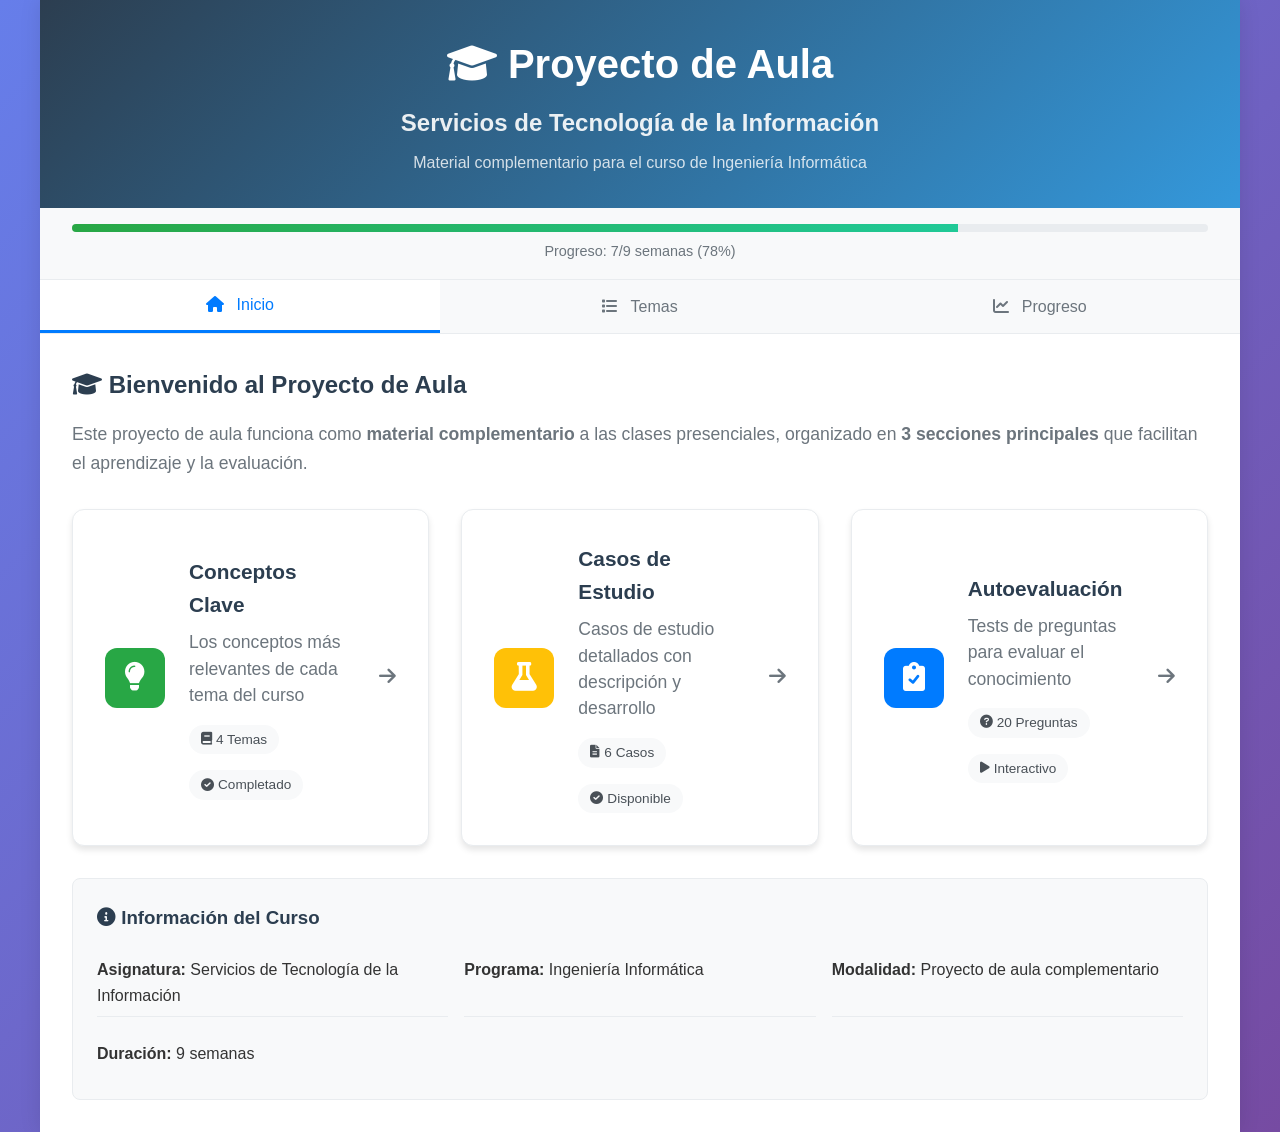
<file: index.html>
<!DOCTYPE html>
<html lang="es">
<head>
    <meta charset="UTF-8">
    <meta name="viewport" content="width=device-width, initial-scale=1.0">
    <title>Proyecto de Aula - Servicios de Tecnología de la Información</title>
    <link rel="stylesheet" href="styles.css">
    <link href="https://cdnjs.cloudflare.com/ajax/libs/font-awesome/6.0.0/css/all.min.css" rel="stylesheet">
</head>
<body>
    <div class="container">
        <!-- Header -->
        <header class="header">
            <div class="header-content">
                <h1><i class="fas fa-graduation-cap"></i> Proyecto de Aula</h1>
                <h2>Servicios de Tecnología de la Información</h2>
                <p class="subtitle">Material complementario para el curso de Ingeniería Informática</p>
            </div>
        </header>

        <!-- Progress Bar -->
        <div class="progress-container">
            <div class="progress-bar">
                <div class="progress-fill" id="progressFill"></div>
            </div>
            <div class="progress-text">
                <span id="progressText"></span>
            </div>
        </div>

        <!-- Navigation -->
        <nav class="nav-tabs">
            <button class="nav-tab active" data-tab="overview">
                <i class="fas fa-house"></i> Inicio
            </button>
            <button class="nav-tab" data-tab="topics">
                <i class="fas fa-list"></i> Temas
            </button>
            <button class="nav-tab" data-tab="progress">
                <i class="fas fa-chart-line"></i> Progreso
            </button>
        </nav>

        <!-- Main Content -->
        <main class="main-content">
            <!-- Overview Tab -->
            <div class="tab-content active" id="overview">
                <div class="welcome-section">
                    <h3><i class="fas fa-graduation-cap"></i> Bienvenido al Proyecto de Aula</h3>
                    <p>Este proyecto de aula funciona como <strong>material complementario</strong> a las clases presenciales, organizado en <strong>3 secciones principales</strong> que facilitan el aprendizaje y la evaluación.</p>
                    
                    <div class="main-cards-grid">
                        <div class="main-card" onclick="openSection('conceptosClave')">
                            <div class="main-card-icon" style="background-color: #28a745;">
                                <i class="fas fa-lightbulb"></i>
                            </div>
                            <div class="main-card-content">
                                <h4>Conceptos Clave</h4>
                                <p>Los conceptos más relevantes de cada tema del curso</p>
                                <div class="main-card-stats">
                                    <span><i class="fas fa-book"></i> 4 Temas</span>
                                    <span><i class="fas fa-check-circle"></i> Completado</span>
                                </div>
                            </div>
                            <div class="main-card-arrow">
                                <i class="fas fa-arrow-right"></i>
                            </div>
                        </div>
                        
                        <div class="main-card" onclick="openSection('casosEstudio')">
                            <div class="main-card-icon" style="background-color: #ffc107;">
                                <i class="fas fa-flask"></i>
                            </div>
                            <div class="main-card-content">
                                <h4>Casos de Estudio</h4>
                                <p>Casos de estudio detallados con descripción y desarrollo</p>
                                <div class="main-card-stats">
                                    <span><i class="fas fa-file-alt"></i> 6 Casos</span>
                                    <span><i class="fas fa-check-circle"></i> Disponible</span>
                                </div>
                            </div>
                            <div class="main-card-arrow">
                                <i class="fas fa-arrow-right"></i>
                            </div>
                        </div>
                        
                        <div class="main-card" onclick="openSection('autoevaluacion')">
                            <div class="main-card-icon" style="background-color: #007bff;">
                                <i class="fas fa-clipboard-check"></i>
                            </div>
                            <div class="main-card-content">
                                <h4>Autoevaluación</h4>
                                <p>Tests de preguntas para evaluar el conocimiento</p>
                                <div class="main-card-stats">
                                    <span><i class="fas fa-question-circle"></i> 20 Preguntas</span>
                                    <span><i class="fas fa-play"></i> Interactivo</span>
                                </div>
                            </div>
                            <div class="main-card-arrow">
                                <i class="fas fa-arrow-right"></i>
                            </div>
                        </div>
                    </div>
                </div>

                <div class="course-info">
                    <h3><i class="fas fa-info-circle"></i> Información del Curso</h3>
                    <div class="info-grid">
                        <div class="info-item">
                            <strong>Asignatura:</strong> Servicios de Tecnología de la Información
                        </div>
                        <div class="info-item">
                            <strong>Programa:</strong> Ingeniería Informática
                        </div>
                        <div class="info-item">
                            <strong>Modalidad:</strong> Proyecto de aula complementario
                        </div>
                        <div class="info-item">
                            <strong>Duración:</strong> 9 semanas
                        </div>
                    </div>
                </div>
            </div>

            <!-- Topics Tab -->
            <div class="tab-content" id="topics">
                <h3><i class="fas fa-list"></i> Temas del Curso</h3>
                <div class="topics-grid" id="topicsGrid">
                    <!-- Topics will be dynamically loaded here -->
                </div>
            </div>

            <!-- Progress Tab -->
            <div class="tab-content" id="progress">
                <h3><i class="fas fa-chart-line"></i> Progreso del Curso</h3>
                <div class="progress-stats">
                    <div class="stat-card">
                        <i class="fas fa-calendar-week"></i>
                        <h4>Semanas Completadas</h4>
                        <span class="stat-number">5/9</span>
                    </div>
                    <div class="stat-card">
                        <i class="fas fa-clipboard-list"></i>
                        <h4>Secciones Disponibles</h4>
                        <span class="stat-number">3/3</span>
                    </div>
                    <div class="stat-card">
                        <i class="fas fa-percentage"></i>
                        <h4>Progreso Total</h4>
                        <span class="stat-number">56%</span>
                    </div>
                </div>
            </div>
        </main>
    </div>

    <!-- Modal para secciones principales -->
    <div id="sectionModal" class="modal">
        <div class="modal-content">
            <div class="modal-header">
                <h2 id="modalTitle"></h2>
                <button class="modal-close" onclick="closeSectionModal()">
                    <i class="fas fa-times"></i>
                </button>
            </div>
            <div class="modal-body" id="modalBody">
                <!-- Contenido se carga dinámicamente -->
            </div>
        </div>
    </div>

    <script src="script.js"></script>
</body>
</html>
</file>
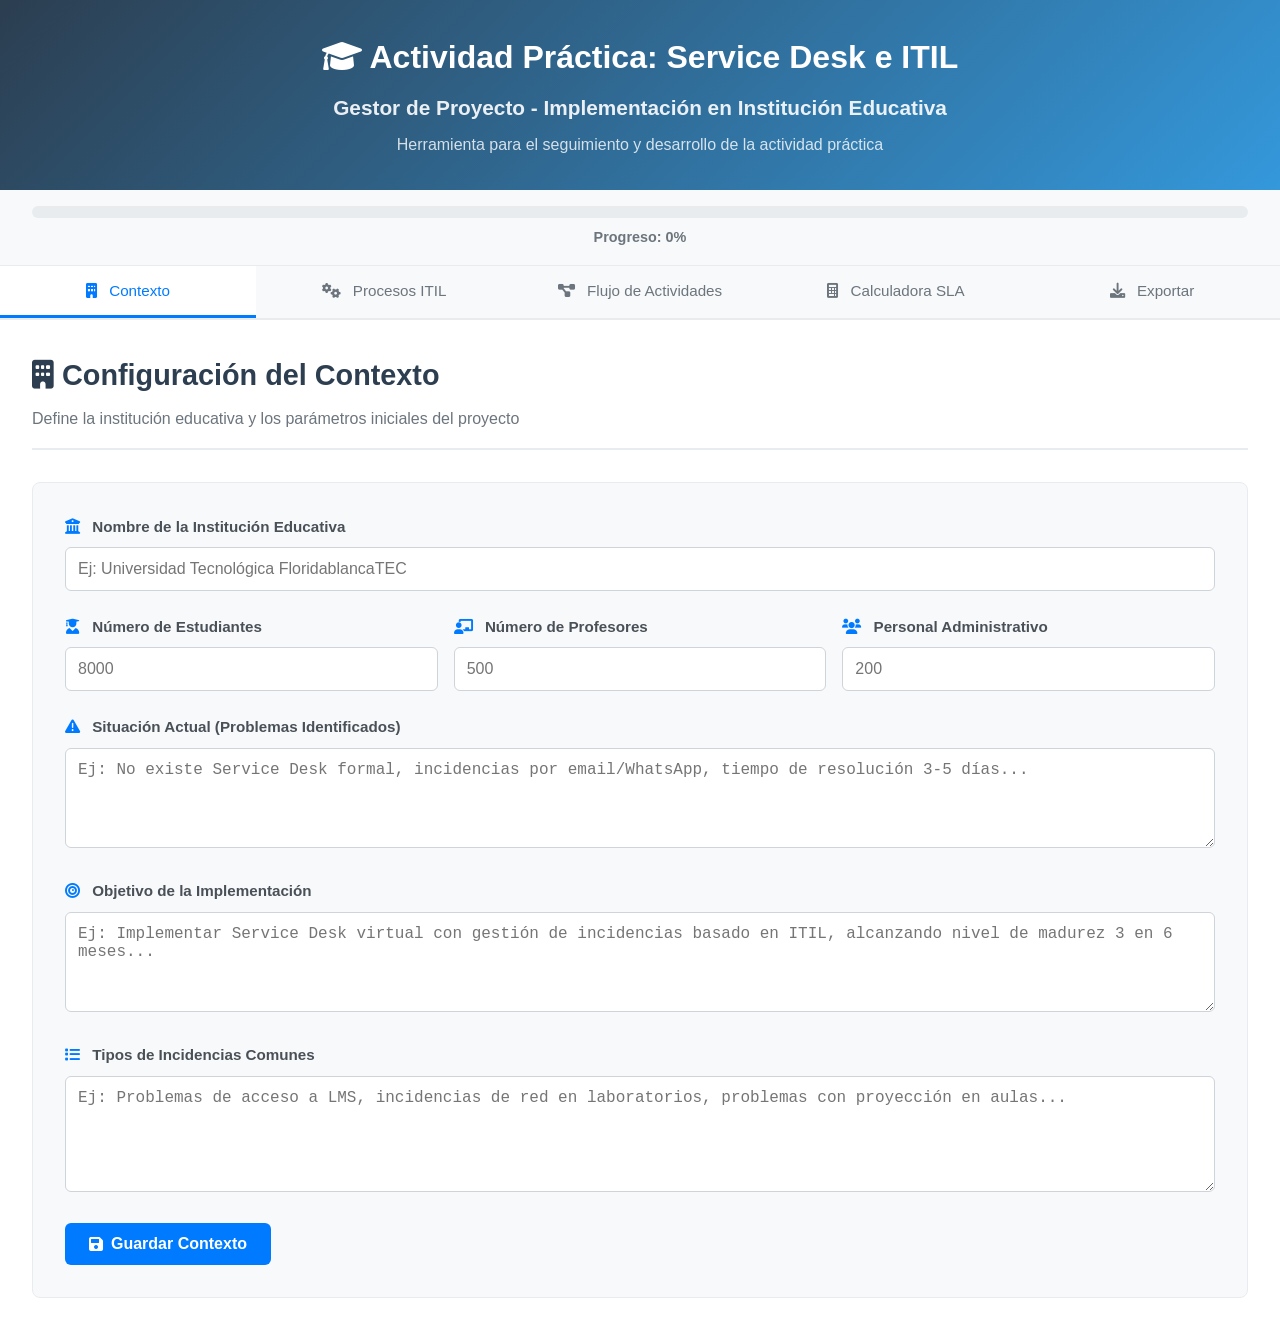
<file: Lab/app/index.html>
<!DOCTYPE html>
<html lang="es">
<head>
    <meta charset="UTF-8">
    <meta name="viewport" content="width=device-width, initial-scale=1.0">
    <title>Actividad Práctica: Service Desk e ITIL - Gestor de Proyecto</title>
    <link rel="stylesheet" href="css/styles.css">
    <link href="https://cdnjs.cloudflare.com/ajax/libs/font-awesome/6.0.0/css/all.min.css" rel="stylesheet">
</head>
<body>
    <div class="container">
        <!-- Header -->
        <header class="header">
            <div class="header-content">
                <h1><i class="fas fa-graduation-cap"></i> Actividad Práctica: Service Desk e ITIL</h1>
                <h2>Gestor de Proyecto - Implementación en Institución Educativa</h2>
                <p class="subtitle">Herramienta para el seguimiento y desarrollo de la actividad práctica</p>
            </div>
        </header>

        <!-- Progress Bar -->
        <div class="progress-container">
            <div class="progress-bar">
                <div class="progress-fill" id="progressFill"></div>
            </div>
            <div class="progress-text">
                <span id="progressText">Progreso: 0%</span>
            </div>
        </div>

        <!-- Navigation Tabs -->
        <nav class="nav-tabs">
            <button class="nav-tab active" data-tab="contexto">
                <i class="fas fa-building"></i> Contexto
            </button>
            <button class="nav-tab" data-tab="procesos">
                <i class="fas fa-cogs"></i> Procesos ITIL
            </button>
            <button class="nav-tab" data-tab="flujo">
                <i class="fas fa-project-diagram"></i> Flujo de Actividades
            </button>
            <button class="nav-tab" data-tab="calculadora">
                <i class="fas fa-calculator"></i> Calculadora SLA
            </button>
            <button class="nav-tab" data-tab="exportar">
                <i class="fas fa-download"></i> Exportar
            </button>
        </nav>

        <!-- Main Content -->
        <main class="main-content">
            <!-- Contexto Tab -->
            <div class="tab-content active" id="contexto">
                <div class="section-header">
                    <h2><i class="fas fa-building"></i> Configuración del Contexto</h2>
                    <p>Define la institución educativa y los parámetros iniciales del proyecto</p>
                </div>
                
                <div class="form-section">
                    <div class="form-group">
                        <label for="nombreInstitucion"><i class="fas fa-university"></i> Nombre de la Institución Educativa</label>
                        <input type="text" id="nombreInstitucion" placeholder="Ej: Universidad Tecnológica FloridablancaTEC" class="form-control">
                    </div>

                    <div class="form-row">
                        <div class="form-group">
                            <label for="numEstudiantes"><i class="fas fa-user-graduate"></i> Número de Estudiantes</label>
                            <input type="number" id="numEstudiantes" placeholder="8000" class="form-control" min="0">
                        </div>
                        <div class="form-group">
                            <label for="numProfesores"><i class="fas fa-chalkboard-teacher"></i> Número de Profesores</label>
                            <input type="number" id="numProfesores" placeholder="500" class="form-control" min="0">
                        </div>
                        <div class="form-group">
                            <label for="numAdmin"><i class="fas fa-users"></i> Personal Administrativo</label>
                            <input type="number" id="numAdmin" placeholder="200" class="form-control" min="0">
                        </div>
                    </div>

                    <div class="form-group">
                        <label for="situacionActual"><i class="fas fa-exclamation-triangle"></i> Situación Actual (Problemas Identificados)</label>
                        <textarea id="situacionActual" rows="4" class="form-control" placeholder="Ej: No existe Service Desk formal, incidencias por email/WhatsApp, tiempo de resolución 3-5 días..."></textarea>
                    </div>

                    <div class="form-group">
                        <label for="objetivo"><i class="fas fa-bullseye"></i> Objetivo de la Implementación</label>
                        <textarea id="objetivo" rows="3" class="form-control" placeholder="Ej: Implementar Service Desk virtual con gestión de incidencias basado en ITIL, alcanzando nivel de madurez 3 en 6 meses..."></textarea>
                    </div>

                    <div class="form-group">
                        <label for="tiposIncidencias"><i class="fas fa-list"></i> Tipos de Incidencias Comunes</label>
                        <textarea id="tiposIncidencias" rows="5" class="form-control" placeholder="Ej: Problemas de acceso a LMS, incidencias de red en laboratorios, problemas con proyección en aulas..."></textarea>
                    </div>

                    <button class="btn btn-primary" onclick="guardarContexto()">
                        <i class="fas fa-save"></i> Guardar Contexto
                    </button>
                </div>
            </div>

            <!-- Procesos ITIL Tab -->
            <div class="tab-content" id="procesos">
                <div class="section-header">
                    <h2><i class="fas fa-cogs"></i> Gestión de Procesos ITIL</h2>
                    <p>Completa la tabla con los procesos ITIL relevantes para tu institución</p>
                </div>

                <div class="table-container">
                    <table class="data-table" id="procesosTable">
                        <thead>
                            <tr>
                                <th>#</th>
                                <th>Proceso ITIL</th>
                                <th>Actividad del Proceso</th>
                                <th>Nivel Inicial</th>
                                <th>Nivel Objetivo</th>
                                <th>Actividades Específicas</th>
                                <th>Acciones</th>
                            </tr>
                        </thead>
                        <tbody id="procesosTableBody">
                            <!-- Procesos se cargarán dinámicamente -->
                        </tbody>
                    </table>
                </div>

                <div class="actions-bar">
                    <button class="btn btn-success" onclick="agregarProceso()">
                        <i class="fas fa-plus"></i> Agregar Proceso
                    </button>
                    <button class="btn btn-info" onclick="cargarProcesosEjemplo()">
                        <i class="fas fa-lightbulb"></i> Cargar Ejemplos
                    </button>
                    <button class="btn btn-primary" onclick="guardarProcesos()">
                        <i class="fas fa-save"></i> Guardar Procesos
                    </button>
                </div>
            </div>

            <!-- Flujo de Actividades Tab -->
            <div class="tab-content" id="flujo">
                <div class="section-header">
                    <h2><i class="fas fa-project-diagram"></i> Flujo de Actividades</h2>
                    <p>Define el flujo completo desde la recepción hasta el seguimiento</p>
                </div>

                <div class="table-container">
                    <table class="data-table" id="flujoTable">
                        <thead>
                            <tr>
                                <th>Fase</th>
                                <th>Actividad</th>
                                <th>Proceso ITIL</th>
                                <th>Responsable</th>
                                <th>Tiempo Objetivo</th>
                                <th>Criterios de Éxito</th>
                                <th>Acciones</th>
                            </tr>
                        </thead>
                        <tbody id="flujoTableBody">
                            <!-- Flujo se cargará dinámicamente -->
                        </tbody>
                    </table>
                </div>

                <div class="actions-bar">
                    <button class="btn btn-success" onclick="agregarFase()">
                        <i class="fas fa-plus"></i> Agregar Fase
                    </button>
                    <button class="btn btn-info" onclick="cargarFlujoEjemplo()">
                        <i class="fas fa-lightbulb"></i> Cargar Flujo Ejemplo
                    </button>
                    <button class="btn btn-primary" onclick="guardarFlujo()">
                        <i class="fas fa-save"></i> Guardar Flujo
                    </button>
                </div>
            </div>

            <!-- Calculadora SLA Tab -->
            <div class="tab-content" id="calculadora">
                <div class="section-header">
                    <h2><i class="fas fa-calculator"></i> Calculadora de SLA y Métricas</h2>
                    <p>Calcula tiempos de SLA según prioridad y tipo de usuario</p>
                </div>

                <div class="calculator-section">
                    <div class="calculator-card">
                        <h3><i class="fas fa-clock"></i> Calculadora de SLA</h3>
                        <div class="form-group">
                            <label for="tipoUsuario">Tipo de Usuario</label>
                            <select id="tipoUsuario" class="form-control">
                                <option value="estudiante">Estudiante</option>
                                <option value="profesor">Profesor</option>
                                <option value="profesor-critico">Profesor (Clase Activa - Crítico)</option>
                                <option value="administrativo">Personal Administrativo</option>
                                <option value="critico">Crítico (Sistema Caído)</option>
                            </select>
                        </div>
                        <div class="form-group">
                            <label for="prioridad">Prioridad</label>
                            <select id="prioridad" class="form-control">
                                <option value="critica">Crítica</option>
                                <option value="alta">Alta</option>
                                <option value="media">Media</option>
                                <option value="baja">Baja</option>
                            </select>
                        </div>
                        <button class="btn btn-primary" onclick="calcularSLA()">
                            <i class="fas fa-calculator"></i> Calcular SLA
                        </button>
                        <div id="resultadoSLA" class="resultado-box"></div>
                    </div>

                    <div class="calculator-card">
                        <h3><i class="fas fa-chart-line"></i> Métricas de Desempeño</h3>
                        <div class="form-group">
                            <label for="tiempoResolucion">Tiempo de Resolución (horas)</label>
                            <input type="number" id="tiempoResolucion" class="form-control" placeholder="Ej: 24" step="0.1">
                        </div>
                        <div class="form-group">
                            <label for="tiempoObjetivo">Tiempo Objetivo SLA (horas)</label>
                            <input type="number" id="tiempoObjetivo" class="form-control" placeholder="Ej: 24" step="0.1">
                        </div>
                        <button class="btn btn-primary" onclick="calcularMetricas()">
                            <i class="fas fa-chart-bar"></i> Calcular Métricas
                        </button>
                        <div id="resultadoMetricas" class="resultado-box"></div>
                    </div>

                    <div class="calculator-card">
                        <h3><i class="fas fa-table"></i> Matriz de Priorización</h3>
                        <div class="table-container">
                            <table class="data-table">
                                <thead>
                                    <tr>
                                        <th>Impacto</th>
                                        <th>Urgencia</th>
                                        <th>Prioridad</th>
                                        <th>SLA</th>
                                        <th>Ejemplo</th>
                                    </tr>
                                </thead>
                                <tbody>
                                    <tr>
                                        <td>Crítico (clase activa)</td>
                                        <td>Alta</td>
                                        <td><span class="badge badge-danger">Crítica</span></td>
                                        <td>1 hora</td>
                                        <td>Profesor no puede acceder a LMS durante clase</td>
                                    </tr>
                                    <tr>
                                        <td>Alto (profesor)</td>
                                        <td>Alta</td>
                                        <td><span class="badge badge-warning">Alta</span></td>
                                        <td>4 horas</td>
                                        <td>Profesor no puede acceder a correo</td>
                                    </tr>
                                    <tr>
                                        <td>Medio (estudiante)</td>
                                        <td>Alta</td>
                                        <td><span class="badge badge-info">Media</span></td>
                                        <td>24 horas</td>
                                        <td>Estudiante no puede acceder a LMS</td>
                                    </tr>
                                    <tr>
                                        <td>Bajo (administrativo)</td>
                                        <td>Baja</td>
                                        <td><span class="badge badge-secondary">Baja</span></td>
                                        <td>48 horas</td>
                                        <td>Problema con impresora</td>
                                    </tr>
                                </tbody>
                            </table>
                        </div>
                    </div>
                </div>
            </div>

            <!-- Exportar Tab -->
            <div class="tab-content" id="exportar">
                <div class="section-header">
                    <h2><i class="fas fa-download"></i> Exportar Documento</h2>
                    <p>Genera un documento con toda la información de tu proyecto</p>
                </div>

                <div class="export-section">
                    <div class="export-card">
                        <h3><i class="fas fa-file-alt"></i> Opciones de Exportación</h3>
                        <div class="form-group">
                            <label for="formatoExportacion">Formato de Exportación</label>
                            <select id="formatoExportacion" class="form-control">
                                <option value="markdown">Markdown (.md)</option>
                                <option value="texto">Texto Plano (.txt)</option>
                            </select>
                        </div>
                        <div class="form-group">
                            <label>
                                <input type="checkbox" id="incluirContexto" checked> Incluir Contexto
                            </label>
                        </div>
                        <div class="form-group">
                            <label>
                                <input type="checkbox" id="incluirProcesos" checked> Incluir Procesos ITIL
                            </label>
                        </div>
                        <div class="form-group">
                            <label>
                                <input type="checkbox" id="incluirFlujo" checked> Incluir Flujo de Actividades
                            </label>
                        </div>
                        <div class="form-group">
                            <label>
                                <input type="checkbox" id="incluirMetricas" checked> Incluir Métricas y SLA
                            </label>
                        </div>
                        <button class="btn btn-primary btn-large" onclick="exportarDocumento()">
                            <i class="fas fa-download"></i> Exportar Documento
                        </button>
                    </div>

                    <div class="export-card">
                        <h3><i class="fas fa-info-circle"></i> Información del Proyecto</h3>
                        <div id="infoProyecto" class="info-box">
                            <p><strong>Estado:</strong> <span id="estadoProyecto">No iniciado</span></p>
                            <p><strong>Procesos completados:</strong> <span id="procesosCompletados">0/15</span></p>
                            <p><strong>Fases del flujo:</strong> <span id="fasesFlujo">0/10</span></p>
                            <p><strong>Última actualización:</strong> <span id="ultimaActualizacion">-</span></p>
                        </div>
                        <button class="btn btn-secondary" onclick="limpiarDatos()">
                            <i class="fas fa-trash"></i> Limpiar Todos los Datos
                        </button>
                    </div>
                </div>
            </div>
        </main>
    </div>

    <!-- Modal para Editar Proceso/Fase -->
    <div id="editModal" class="modal">
        <div class="modal-content">
            <div class="modal-header">
                <h3 id="modalTitle">Editar</h3>
                <button class="modal-close" onclick="cerrarModal()">
                    <i class="fas fa-times"></i>
                </button>
            </div>
            <div class="modal-body" id="modalBody">
                <!-- Contenido dinámico -->
            </div>
        </div>
    </div>

    <script src="js/storage.js"></script>
    <script src="js/procesos.js"></script>
    <script src="js/flujo.js"></script>
    <script src="js/calculadora.js"></script>
    <script src="js/app.js"></script>
</body>
</html>
</file>
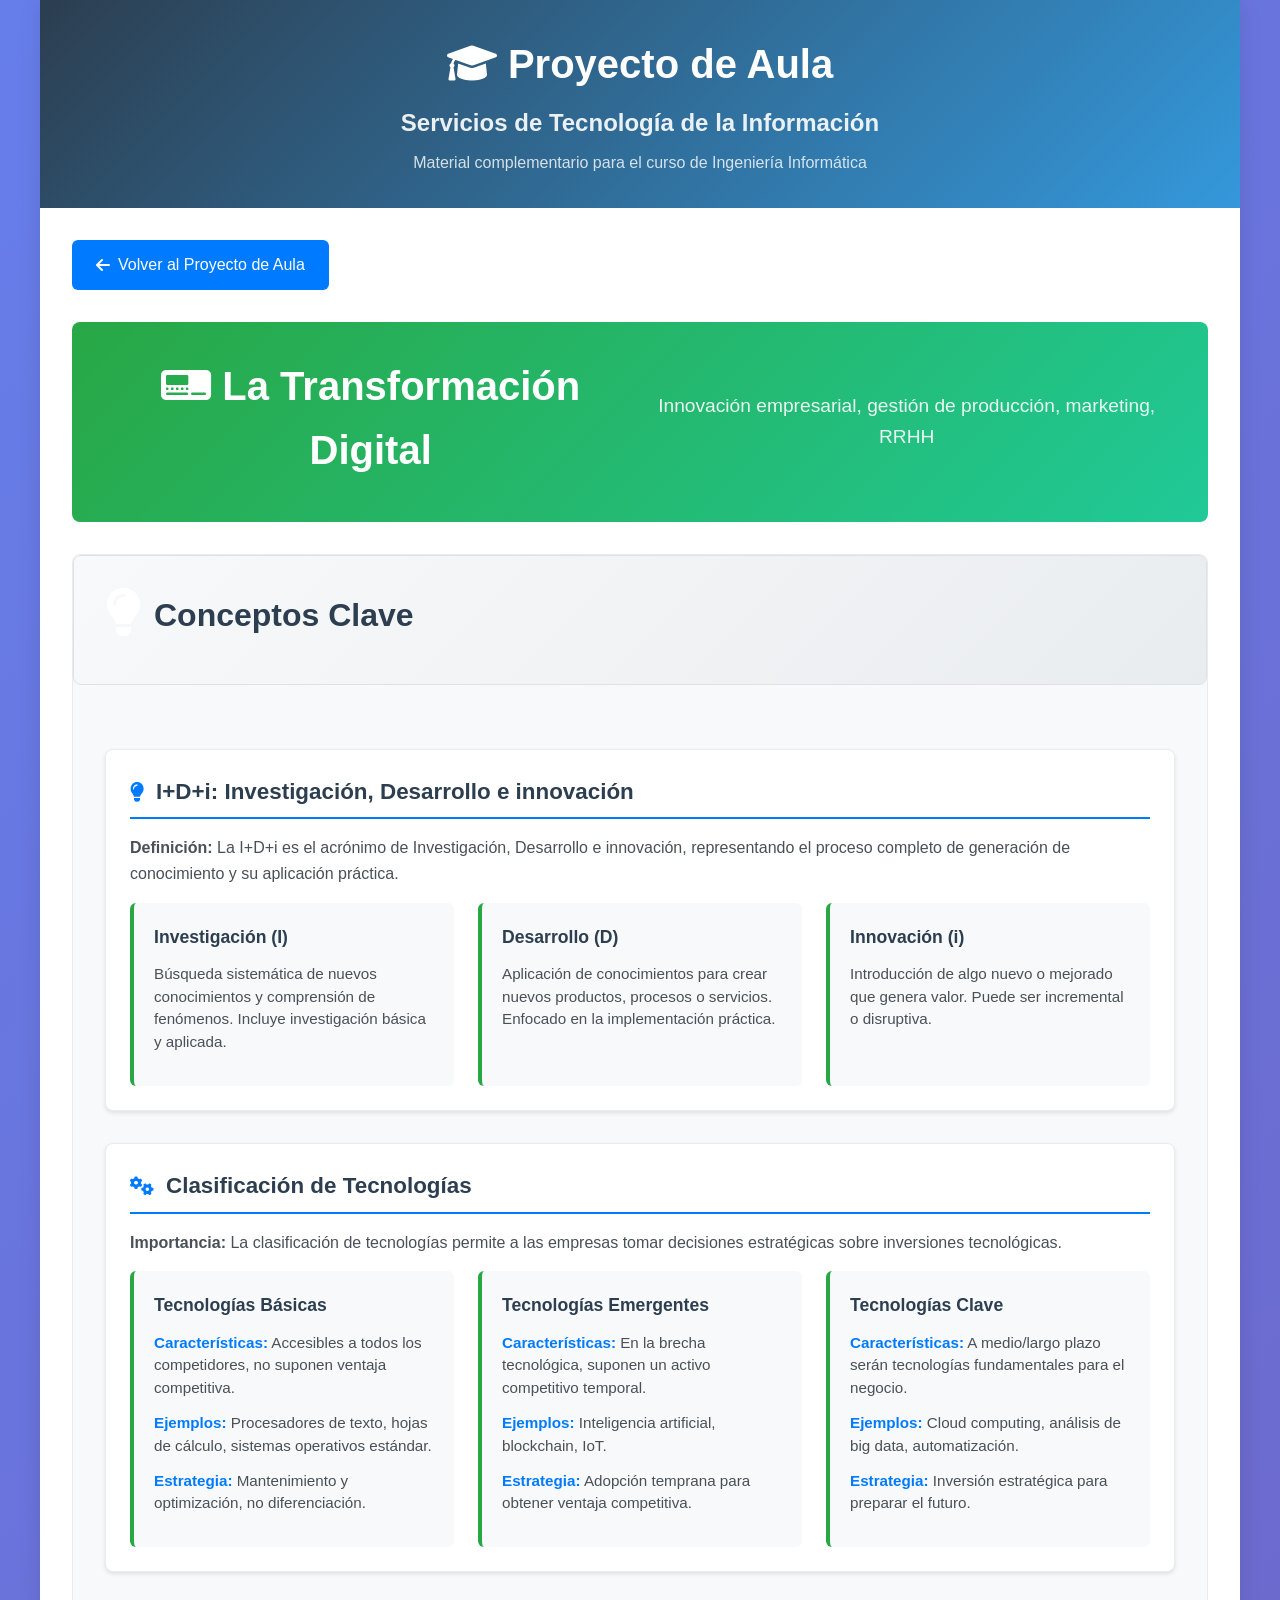
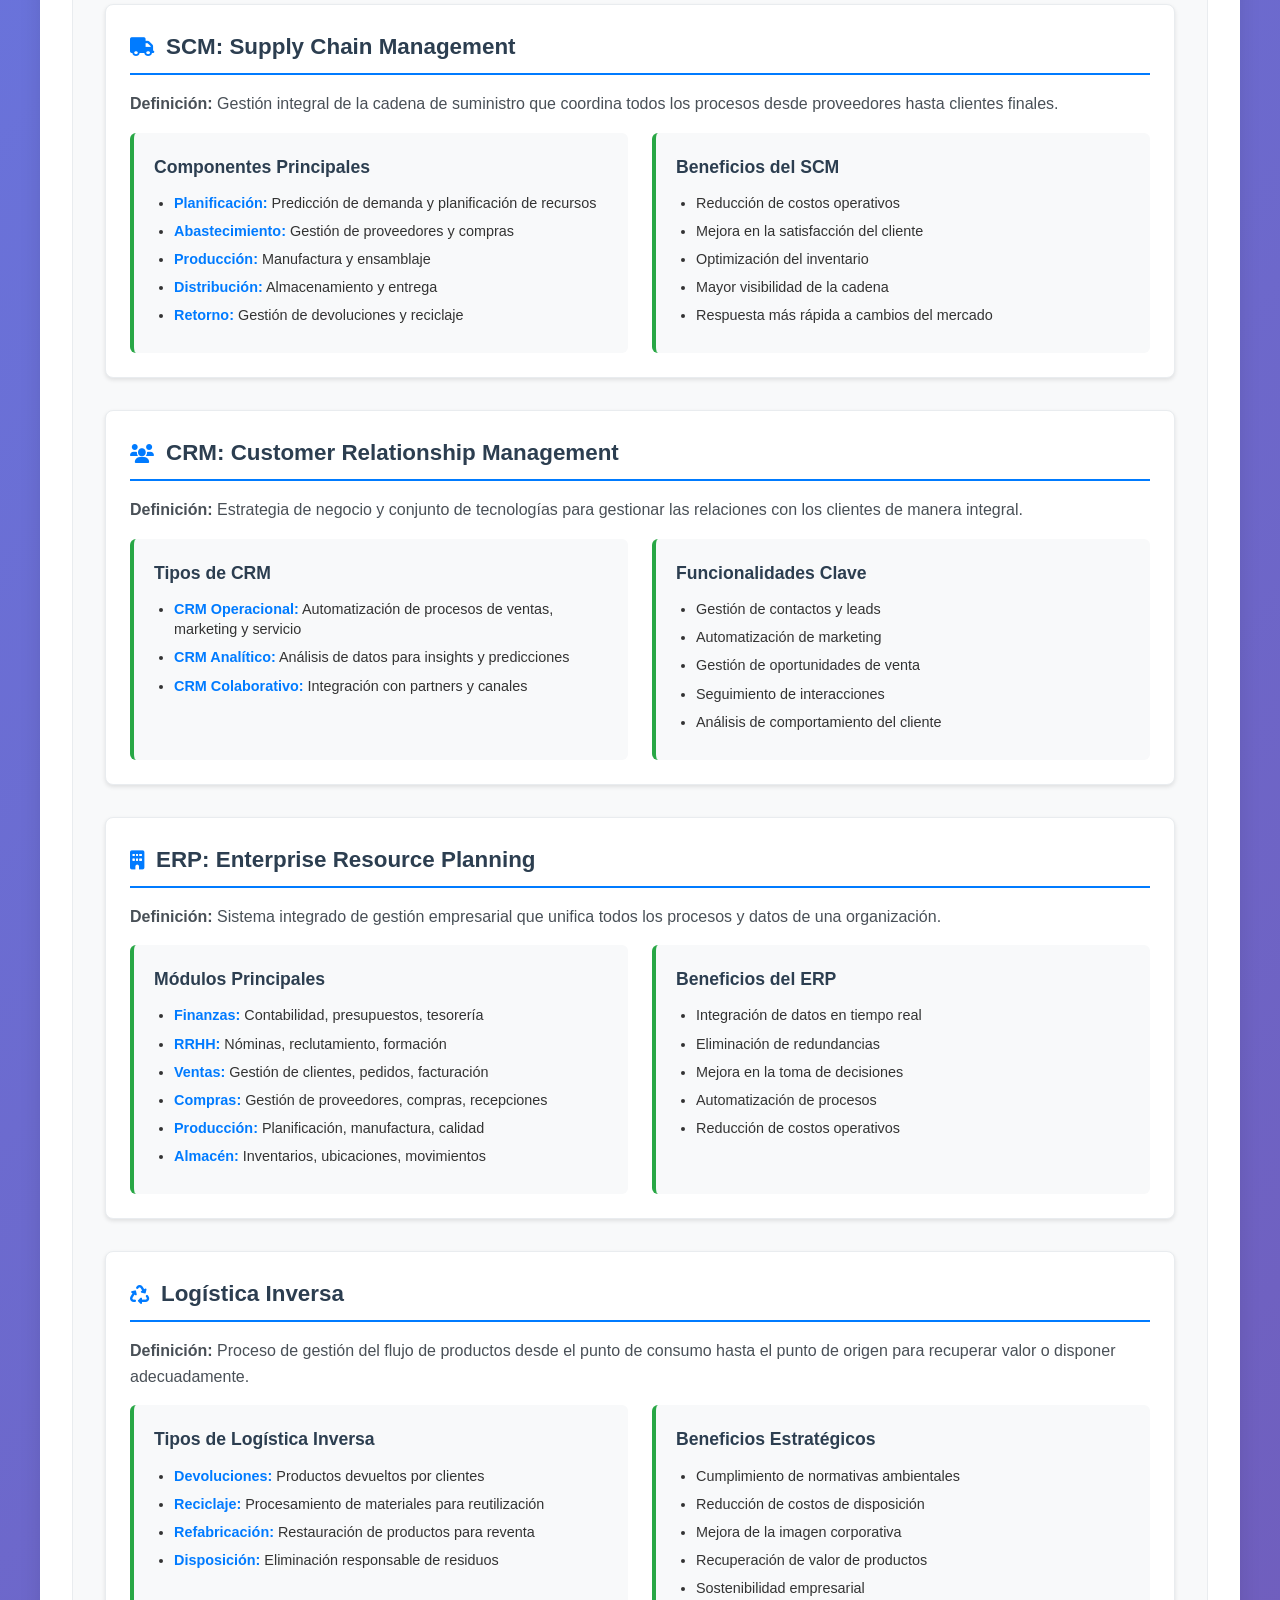
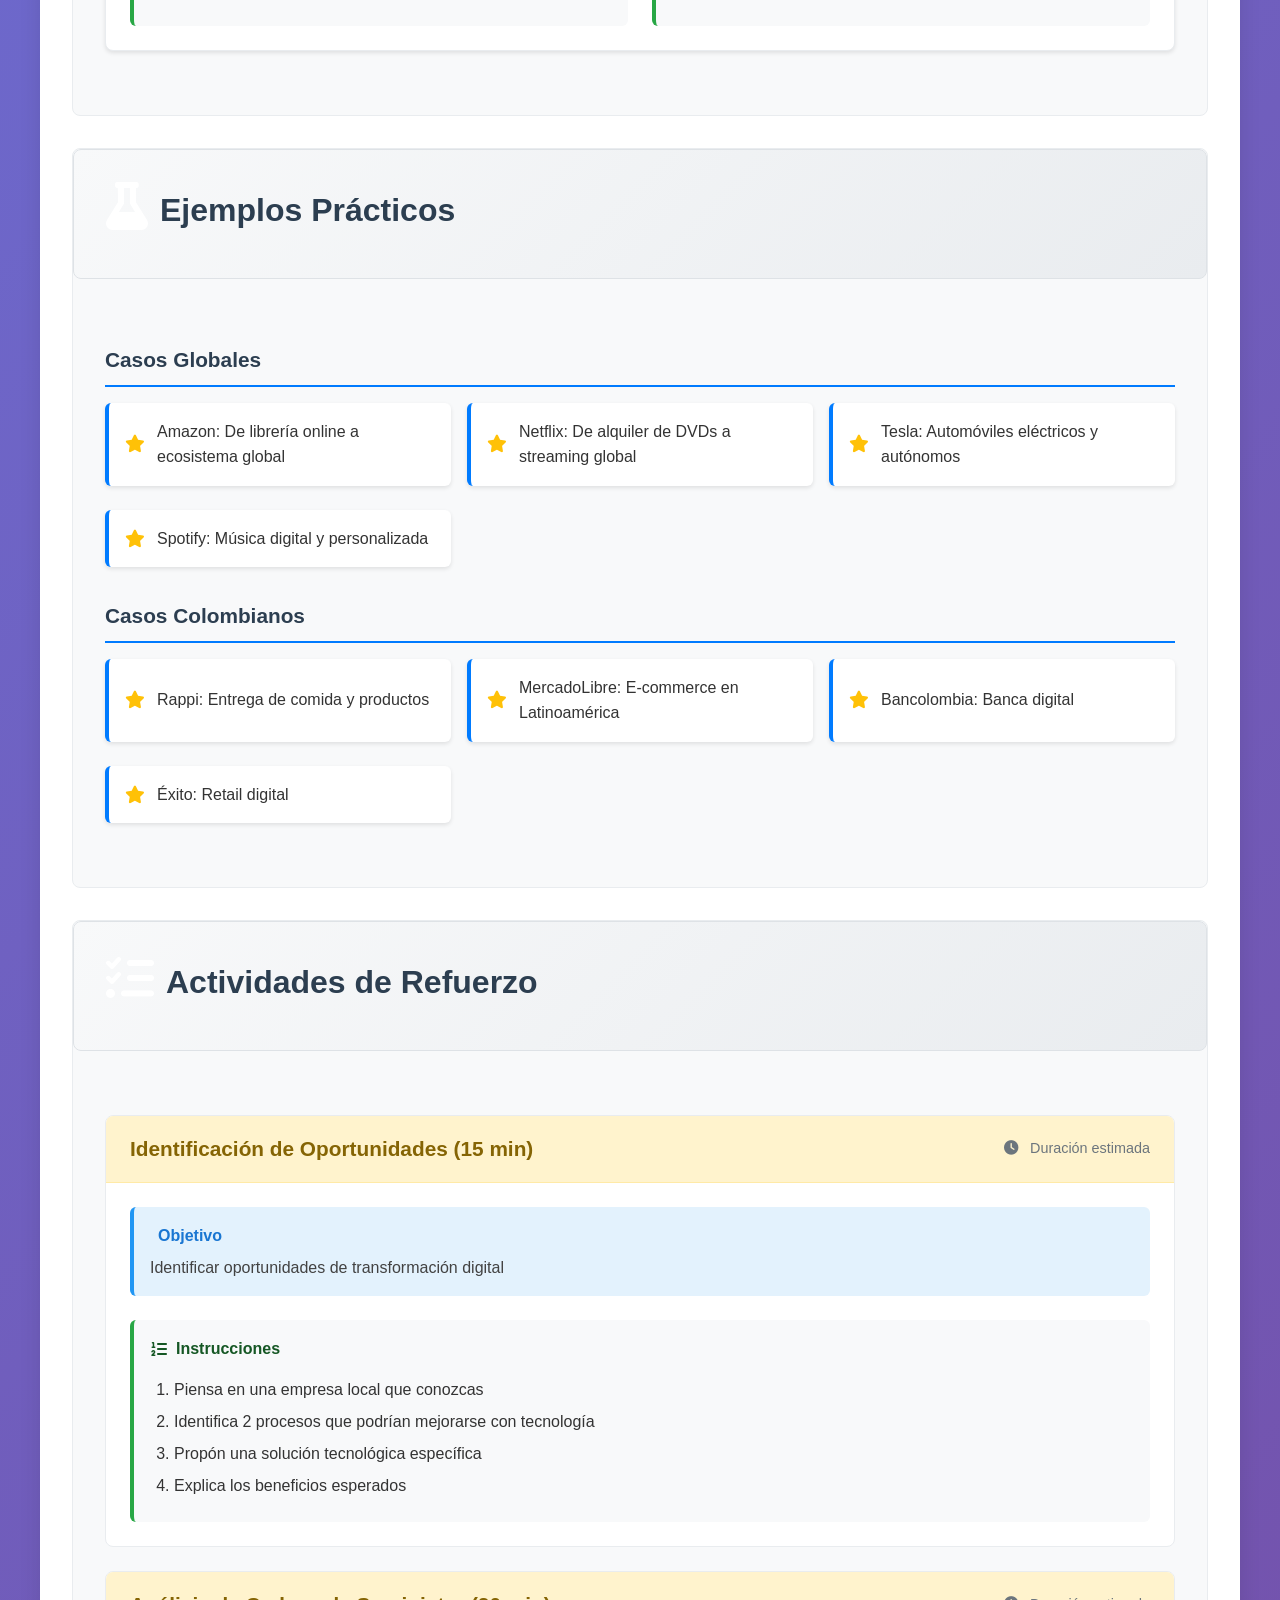
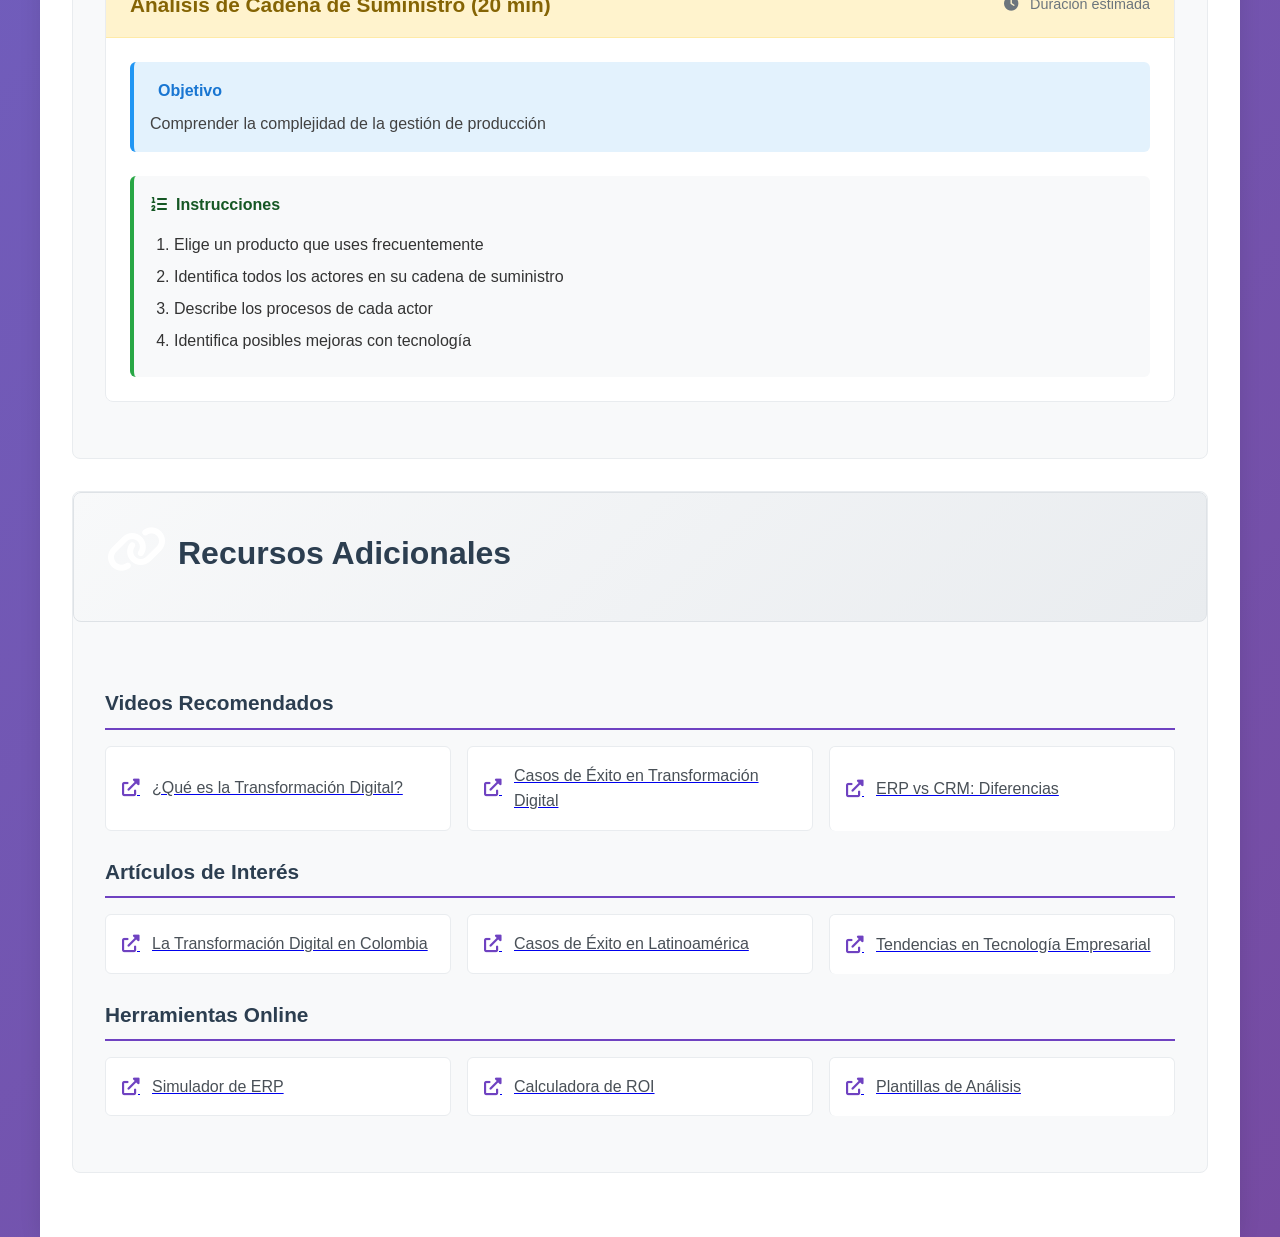
<file: Tema1/tema1.html>
<!DOCTYPE html>
<html lang="es">
<head>
    <meta charset="UTF-8">
    <meta name="viewport" content="width=device-width, initial-scale=1.0">
    <title>Tema 1: La Transformación Digital - Proyecto de Aula</title>
    <link rel="stylesheet" href="../styles.css">
    <link href="https://cdnjs.cloudflare.com/ajax/libs/font-awesome/6.0.0/css/all.min.css" rel="stylesheet">
    <style>
        .topic-page-container {
            max-width: 1200px;
            margin: 0 auto;
            padding: 2rem;
            background: white;
            min-height: 100vh;
        }
        .back-button {
            display: inline-flex;
            align-items: center;
            padding: 0.75rem 1.5rem;
            background: #007bff;
            color: white;
            text-decoration: none;
            border-radius: 6px;
            margin-bottom: 2rem;
            transition: background 0.3s ease;
        }
        .back-button:hover {
            background: #0056b3;
        }
        .back-button i {
            margin-right: 0.5rem;
        }
        .topic-header {
            background: linear-gradient(135deg, #28a745 0%, #20c997 100%);
            color: white;
            padding: 2rem;
            border-radius: 8px;
            margin-bottom: 2rem;
            text-align: center;
        }
        .topic-header h1 {
            margin: 0 0 0.5rem 0;
            font-size: 2.5rem;
        }
        .topic-header p {
            margin: 0;
            font-size: 1.2rem;
            opacity: 0.9;
        }
    </style>
</head>
<body>
    <div class="container">
        <!-- Header común -->
        <header class="header">
            <div class="header-content">
                <h1><i class="fas fa-graduation-cap"></i> Proyecto de Aula</h1>
                <h2>Servicios de Tecnología de la Información</h2>
                <p class="subtitle">Material complementario para el curso de Ingeniería Informática</p>
            </div>
        </header>

        <div class="topic-page-container">
        <a href="../index.html" class="back-button">
            <i class="fas fa-arrow-left"></i>
            Volver al Proyecto de Aula
        </a>

        <div class="topic-header">
            <h1><i class="fas fa-digital-tachograph"></i> La Transformación Digital</h1>
            <p>Innovación empresarial, gestión de producción, marketing, RRHH</p>
        </div>

        <div class="topic-page">
            <!-- Conceptos Section -->
            <section class="topic-section">
                <div class="section-header">
                    <i class="fas fa-lightbulb"></i>
                    <h2>Conceptos Clave</h2>
                </div>
                <div class="section-content">
                    <div class="concept-detail">
                        <h3><i class="fas fa-lightbulb"></i> I+D+i: Investigación, Desarrollo e innovación</h3>
                        <p><strong>Definición:</strong> La I+D+i es el acrónimo de Investigación, Desarrollo e innovación, representando el proceso completo de generación de conocimiento y su aplicación práctica.</p>
                        <div class="concept-breakdown">
                            <div class="breakdown-item">
                                <h4>Investigación (I)</h4>
                                <p>Búsqueda sistemática de nuevos conocimientos y comprensión de fenómenos. Incluye investigación básica y aplicada.</p>
                            </div>
                            <div class="breakdown-item">
                                <h4>Desarrollo (D)</h4>
                                <p>Aplicación de conocimientos para crear nuevos productos, procesos o servicios. Enfocado en la implementación práctica.</p>
                            </div>
                            <div class="breakdown-item">
                                <h4>Innovación (i)</h4>
                                <p>Introducción de algo nuevo o mejorado que genera valor. Puede ser incremental o disruptiva.</p>
                            </div>
                        </div>
                    </div>

                    <div class="concept-detail">
                        <h3><i class="fas fa-cogs"></i> Clasificación de Tecnologías</h3>
                        <p><strong>Importancia:</strong> La clasificación de tecnologías permite a las empresas tomar decisiones estratégicas sobre inversiones tecnológicas.</p>
                        <div class="concept-breakdown">
                            <div class="breakdown-item">
                                <h4>Tecnologías Básicas</h4>
                                <p><strong>Características:</strong> Accesibles a todos los competidores, no suponen ventaja competitiva.</p>
                                <p><strong>Ejemplos:</strong> Procesadores de texto, hojas de cálculo, sistemas operativos estándar.</p>
                                <p><strong>Estrategia:</strong> Mantenimiento y optimización, no diferenciación.</p>
                            </div>
                            <div class="breakdown-item">
                                <h4>Tecnologías Emergentes</h4>
                                <p><strong>Características:</strong> En la brecha tecnológica, suponen un activo competitivo temporal.</p>
                                <p><strong>Ejemplos:</strong> Inteligencia artificial, blockchain, IoT.</p>
                                <p><strong>Estrategia:</strong> Adopción temprana para obtener ventaja competitiva.</p>
                            </div>
                            <div class="breakdown-item">
                                <h4>Tecnologías Clave</h4>
                                <p><strong>Características:</strong> A medio/largo plazo serán tecnologías fundamentales para el negocio.</p>
                                <p><strong>Ejemplos:</strong> Cloud computing, análisis de big data, automatización.</p>
                                <p><strong>Estrategia:</strong> Inversión estratégica para preparar el futuro.</p>
                            </div>
                        </div>
                    </div>

                    <div class="concept-detail">
                        <h3><i class="fas fa-truck"></i> SCM: Supply Chain Management</h3>
                        <p><strong>Definición:</strong> Gestión integral de la cadena de suministro que coordina todos los procesos desde proveedores hasta clientes finales.</p>
                        <div class="concept-breakdown">
                            <div class="breakdown-item">
                                <h4>Componentes Principales</h4>
                                <ul>
                                    <li><strong>Planificación:</strong> Predicción de demanda y planificación de recursos</li>
                                    <li><strong>Abastecimiento:</strong> Gestión de proveedores y compras</li>
                                    <li><strong>Producción:</strong> Manufactura y ensamblaje</li>
                                    <li><strong>Distribución:</strong> Almacenamiento y entrega</li>
                                    <li><strong>Retorno:</strong> Gestión de devoluciones y reciclaje</li>
                                </ul>
                            </div>
                            <div class="breakdown-item">
                                <h4>Beneficios del SCM</h4>
                                <ul>
                                    <li>Reducción de costos operativos</li>
                                    <li>Mejora en la satisfacción del cliente</li>
                                    <li>Optimización del inventario</li>
                                    <li>Mayor visibilidad de la cadena</li>
                                    <li>Respuesta más rápida a cambios del mercado</li>
                                </ul>
                            </div>
                        </div>
                    </div>

                    <div class="concept-detail">
                        <h3><i class="fas fa-users"></i> CRM: Customer Relationship Management</h3>
                        <p><strong>Definición:</strong> Estrategia de negocio y conjunto de tecnologías para gestionar las relaciones con los clientes de manera integral.</p>
                        <div class="concept-breakdown">
                            <div class="breakdown-item">
                                <h4>Tipos de CRM</h4>
                                <ul>
                                    <li><strong>CRM Operacional:</strong> Automatización de procesos de ventas, marketing y servicio</li>
                                    <li><strong>CRM Analítico:</strong> Análisis de datos para insights y predicciones</li>
                                    <li><strong>CRM Colaborativo:</strong> Integración con partners y canales</li>
                                </ul>
                            </div>
                            <div class="breakdown-item">
                                <h4>Funcionalidades Clave</h4>
                                <ul>
                                    <li>Gestión de contactos y leads</li>
                                    <li>Automatización de marketing</li>
                                    <li>Gestión de oportunidades de venta</li>
                                    <li>Seguimiento de interacciones</li>
                                    <li>Análisis de comportamiento del cliente</li>
                                </ul>
                            </div>
                        </div>
                    </div>

                    <div class="concept-detail">
                        <h3><i class="fas fa-building"></i> ERP: Enterprise Resource Planning</h3>
                        <p><strong>Definición:</strong> Sistema integrado de gestión empresarial que unifica todos los procesos y datos de una organización.</p>
                        <div class="concept-breakdown">
                            <div class="breakdown-item">
                                <h4>Módulos Principales</h4>
                                <ul>
                                    <li><strong>Finanzas:</strong> Contabilidad, presupuestos, tesorería</li>
                                    <li><strong>RRHH:</strong> Nóminas, reclutamiento, formación</li>
                                    <li><strong>Ventas:</strong> Gestión de clientes, pedidos, facturación</li>
                                    <li><strong>Compras:</strong> Gestión de proveedores, compras, recepciones</li>
                                    <li><strong>Producción:</strong> Planificación, manufactura, calidad</li>
                                    <li><strong>Almacén:</strong> Inventarios, ubicaciones, movimientos</li>
                                </ul>
                            </div>
                            <div class="breakdown-item">
                                <h4>Beneficios del ERP</h4>
                                <ul>
                                    <li>Integración de datos en tiempo real</li>
                                    <li>Eliminación de redundancias</li>
                                    <li>Mejora en la toma de decisiones</li>
                                    <li>Automatización de procesos</li>
                                    <li>Reducción de costos operativos</li>
                                </ul>
                            </div>
                        </div>
                    </div>

                    <div class="concept-detail">
                        <h3><i class="fas fa-recycle"></i> Logística Inversa</h3>
                        <p><strong>Definición:</strong> Proceso de gestión del flujo de productos desde el punto de consumo hasta el punto de origen para recuperar valor o disponer adecuadamente.</p>
                        <div class="concept-breakdown">
                            <div class="breakdown-item">
                                <h4>Tipos de Logística Inversa</h4>
                                <ul>
                                    <li><strong>Devoluciones:</strong> Productos devueltos por clientes</li>
                                    <li><strong>Reciclaje:</strong> Procesamiento de materiales para reutilización</li>
                                    <li><strong>Refabricación:</strong> Restauración de productos para reventa</li>
                                    <li><strong>Disposición:</strong> Eliminación responsable de residuos</li>
                                </ul>
                            </div>
                            <div class="breakdown-item">
                                <h4>Beneficios Estratégicos</h4>
                                <ul>
                                    <li>Cumplimiento de normativas ambientales</li>
                                    <li>Reducción de costos de disposición</li>
                                    <li>Mejora de la imagen corporativa</li>
                                    <li>Recuperación de valor de productos</li>
                                    <li>Sostenibilidad empresarial</li>
                                </ul>
                            </div>
                        </div>
                    </div>
                </div>
            </section>

            <!-- Ejemplos Section -->
            <section class="topic-section">
                <div class="section-header">
                    <i class="fas fa-flask"></i>
                    <h2>Ejemplos Prácticos</h2>
                </div>
                <div class="section-content">
                    <div class="example-section">
                        <h3>Casos Globales</h3>
                        <div class="example-grid">
                            <div class="example-item">
                                <i class="fas fa-star"></i>
                                <span>Amazon: De librería online a ecosistema global</span>
                            </div>
                            <div class="example-item">
                                <i class="fas fa-star"></i>
                                <span>Netflix: De alquiler de DVDs a streaming global</span>
                            </div>
                            <div class="example-item">
                                <i class="fas fa-star"></i>
                                <span>Tesla: Automóviles eléctricos y autónomos</span>
                            </div>
                            <div class="example-item">
                                <i class="fas fa-star"></i>
                                <span>Spotify: Música digital y personalizada</span>
                            </div>
                        </div>
                    </div>
                    <div class="example-section">
                        <h3>Casos Colombianos</h3>
                        <div class="example-grid">
                            <div class="example-item">
                                <i class="fas fa-star"></i>
                                <span>Rappi: Entrega de comida y productos</span>
                            </div>
                            <div class="example-item">
                                <i class="fas fa-star"></i>
                                <span>MercadoLibre: E-commerce en Latinoamérica</span>
                            </div>
                            <div class="example-item">
                                <i class="fas fa-star"></i>
                                <span>Bancolombia: Banca digital</span>
                            </div>
                            <div class="example-item">
                                <i class="fas fa-star"></i>
                                <span>Éxito: Retail digital</span>
                            </div>
                        </div>
                    </div>
                </div>
            </section>

            <!-- Actividades Section -->
            <section class="topic-section">
                <div class="section-header">
                    <i class="fas fa-tasks"></i>
                    <h2>Actividades de Refuerzo</h2>
                </div>
                <div class="section-content">
                    <div class="activity-section">
                        <div class="activity-header">
                            <h3>Identificación de Oportunidades (15 min)</h3>
                            <div class="activity-meta">
                                <span class="duration"><i class="fas fa-clock"></i> Duración estimada</span>
                            </div>
                        </div>
                        <div class="activity-content">
                            <div class="activity-objective">
                                <h4><i class="fas fa-target"></i> Objetivo</h4>
                                <p>Identificar oportunidades de transformación digital</p>
                            </div>
                            <div class="activity-instructions">
                                <h4><i class="fas fa-list-ol"></i> Instrucciones</h4>
                                <ol>
                                    <li>Piensa en una empresa local que conozcas</li>
                                    <li>Identifica 2 procesos que podrían mejorarse con tecnología</li>
                                    <li>Propón una solución tecnológica específica</li>
                                    <li>Explica los beneficios esperados</li>
                                </ol>
                            </div>
                        </div>
                    </div>
                    <div class="activity-section">
                        <div class="activity-header">
                            <h3>Análisis de Cadena de Suministro (20 min)</h3>
                            <div class="activity-meta">
                                <span class="duration"><i class="fas fa-clock"></i> Duración estimada</span>
                            </div>
                        </div>
                        <div class="activity-content">
                            <div class="activity-objective">
                                <h4><i class="fas fa-target"></i> Objetivo</h4>
                                <p>Comprender la complejidad de la gestión de producción</p>
                            </div>
                            <div class="activity-instructions">
                                <h4><i class="fas fa-list-ol"></i> Instrucciones</h4>
                                <ol>
                                    <li>Elige un producto que uses frecuentemente</li>
                                    <li>Identifica todos los actores en su cadena de suministro</li>
                                    <li>Describe los procesos de cada actor</li>
                                    <li>Identifica posibles mejoras con tecnología</li>
                                </ol>
                            </div>
                        </div>
                    </div>
                </div>
            </section>

            <!-- Recursos Section -->
            <section class="topic-section">
                <div class="section-header">
                    <i class="fas fa-link"></i>
                    <h2>Recursos Adicionales</h2>
                </div>
                <div class="section-content">
                    <div class="resource-section">
                        <h3>Videos Recomendados</h3>
                        <div class="resource-grid">
                            <a class="resource-item" href="#" target="_blank" rel="noopener">
                                <i class="fas fa-external-link-alt"></i>
                                <span>¿Qué es la Transformación Digital?</span>
                            </a>
                            <a class="resource-item" href="#" target="_blank" rel="noopener">
                                <i class="fas fa-external-link-alt"></i>
                                <span>Casos de Éxito en Transformación Digital</span>
                            </a>
                            <a class="resource-item" href="#" target="_blank" rel="noopener">
                                <i class="fas fa-external-link-alt"></i>
                                <span>ERP vs CRM: Diferencias</span>
                            </a>
                        </div>
                    </div>
                    <div class="resource-section">
                        <h3>Artículos de Interés</h3>
                        <div class="resource-grid">
                            <a class="resource-item" href="#" target="_blank" rel="noopener">
                                <i class="fas fa-external-link-alt"></i>
                                <span>La Transformación Digital en Colombia</span>
                            </a>
                            <a class="resource-item" href="#" target="_blank" rel="noopener">
                                <i class="fas fa-external-link-alt"></i>
                                <span>Casos de Éxito en Latinoamérica</span>
                            </a>
                            <a class="resource-item" href="#" target="_blank" rel="noopener">
                                <i class="fas fa-external-link-alt"></i>
                                <span>Tendencias en Tecnología Empresarial</span>
                            </a>
                        </div>
                    </div>
                    <div class="resource-section">
                        <h3>Herramientas Online</h3>
                        <div class="resource-grid">
                            <a class="resource-item" href="#" target="_blank" rel="noopener">
                                <i class="fas fa-external-link-alt"></i>
                                <span>Simulador de ERP</span>
                            </a>
                            <a class="resource-item" href="#" target="_blank" rel="noopener">
                                <i class="fas fa-external-link-alt"></i>
                                <span>Calculadora de ROI</span>
                            </a>
                            <a class="resource-item" href="#" target="_blank" rel="noopener">
                                <i class="fas fa-external-link-alt"></i>
                                <span>Plantillas de Análisis</span>
                            </a>
                        </div>
                    </div>
                </div>
            </section>
        </div>
        </div>
    </div>
</body>
</html>
</file>
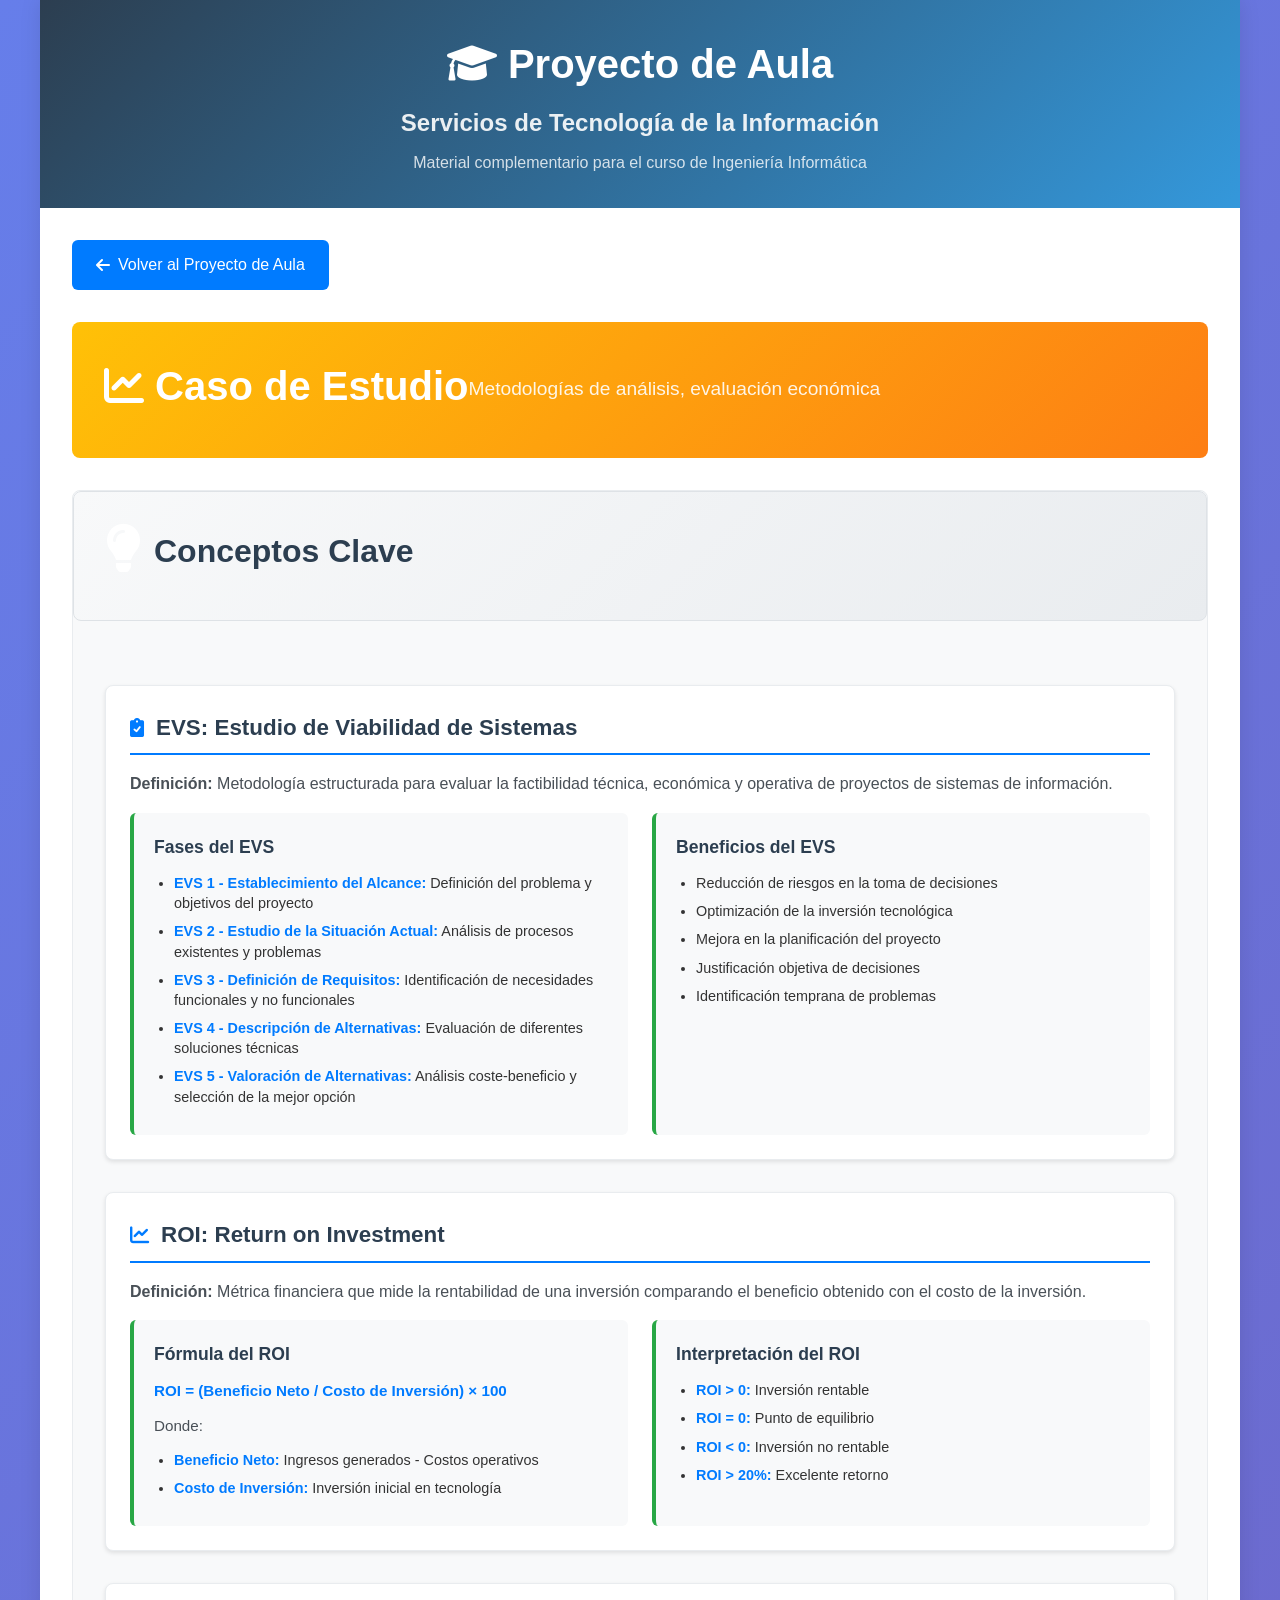
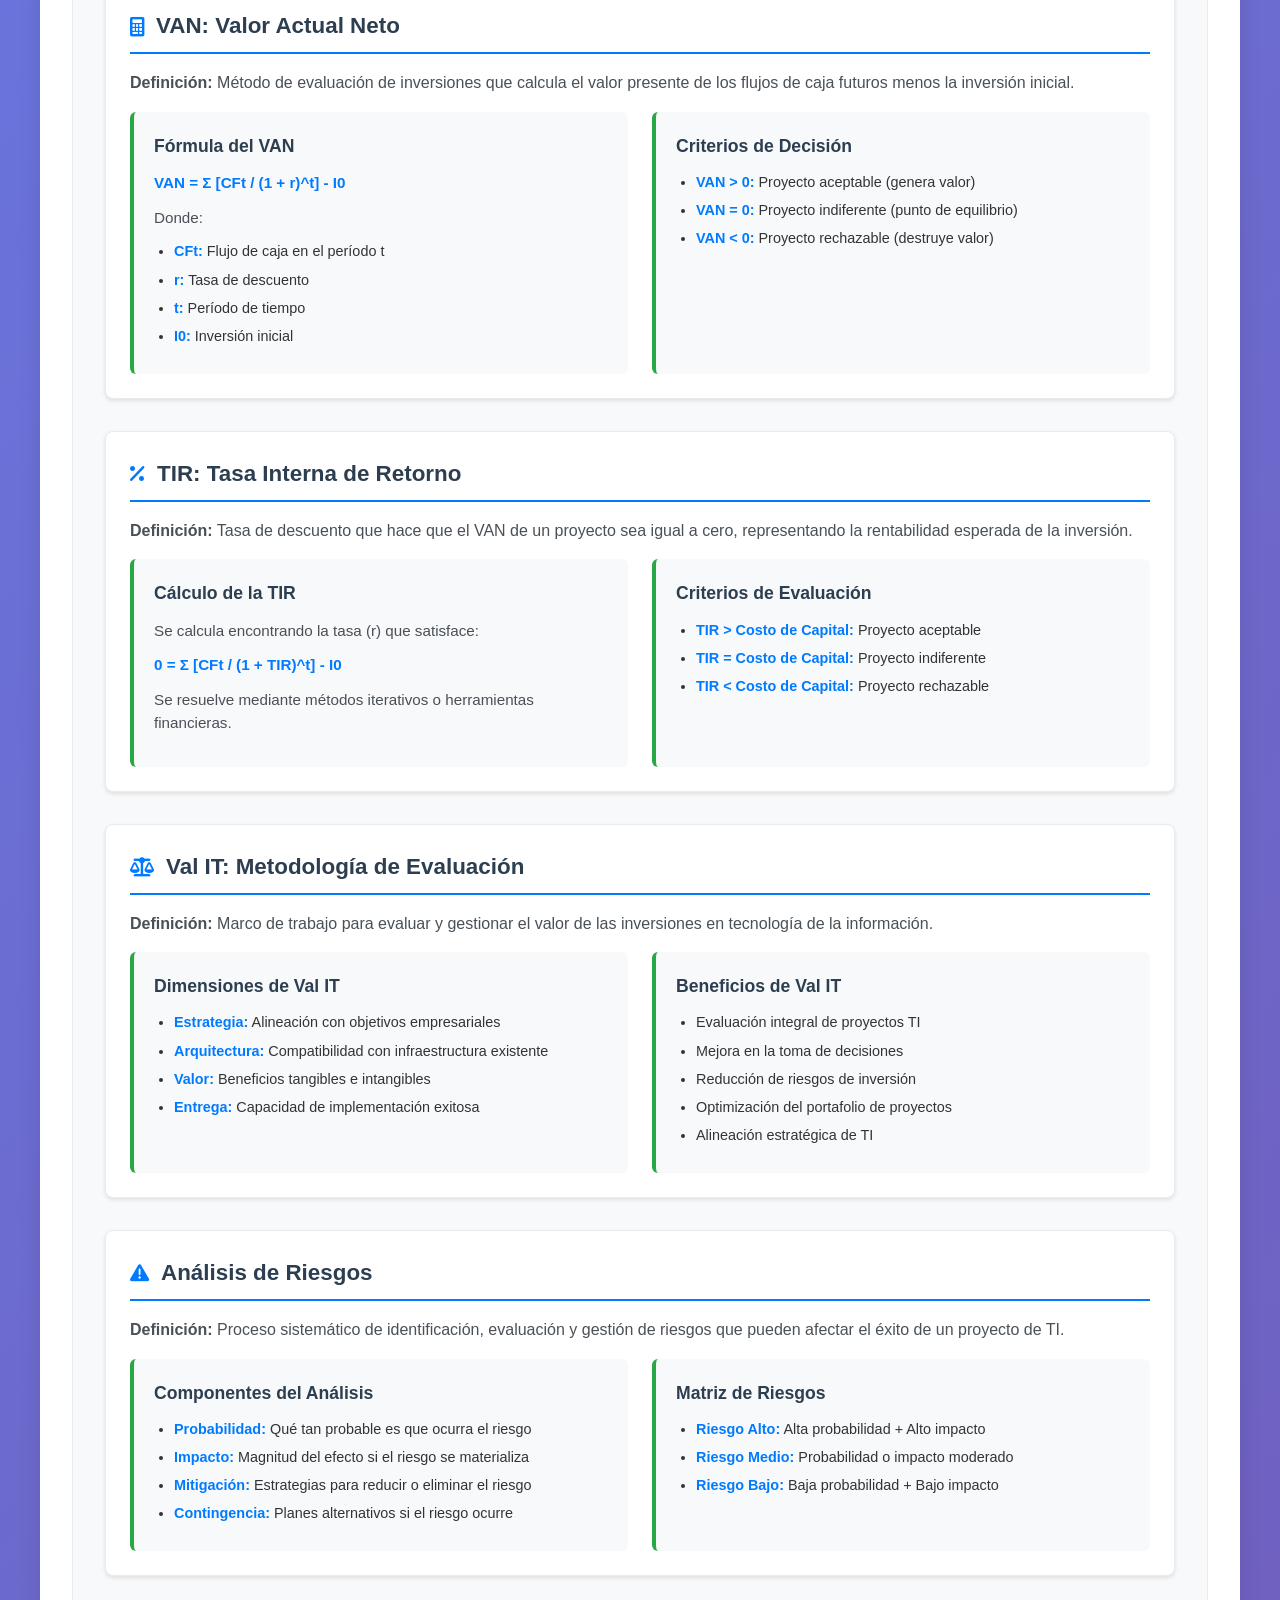
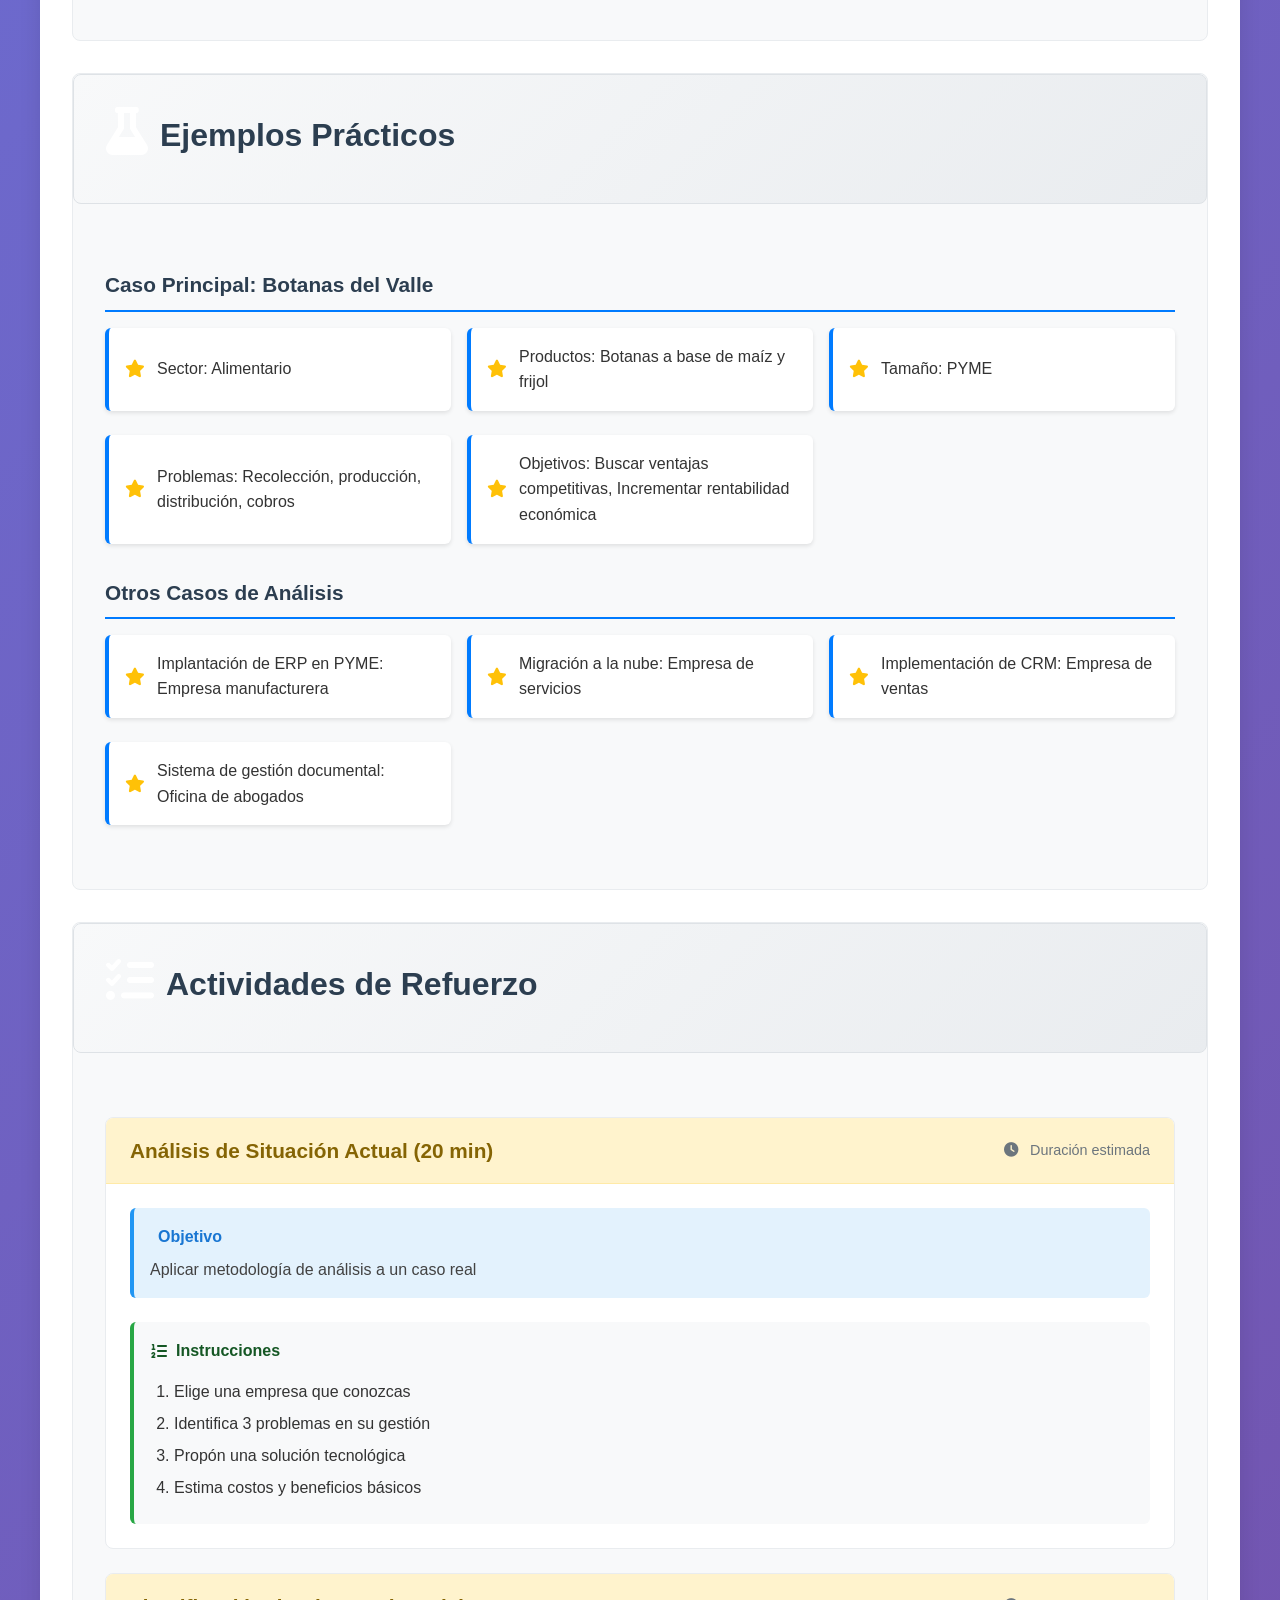
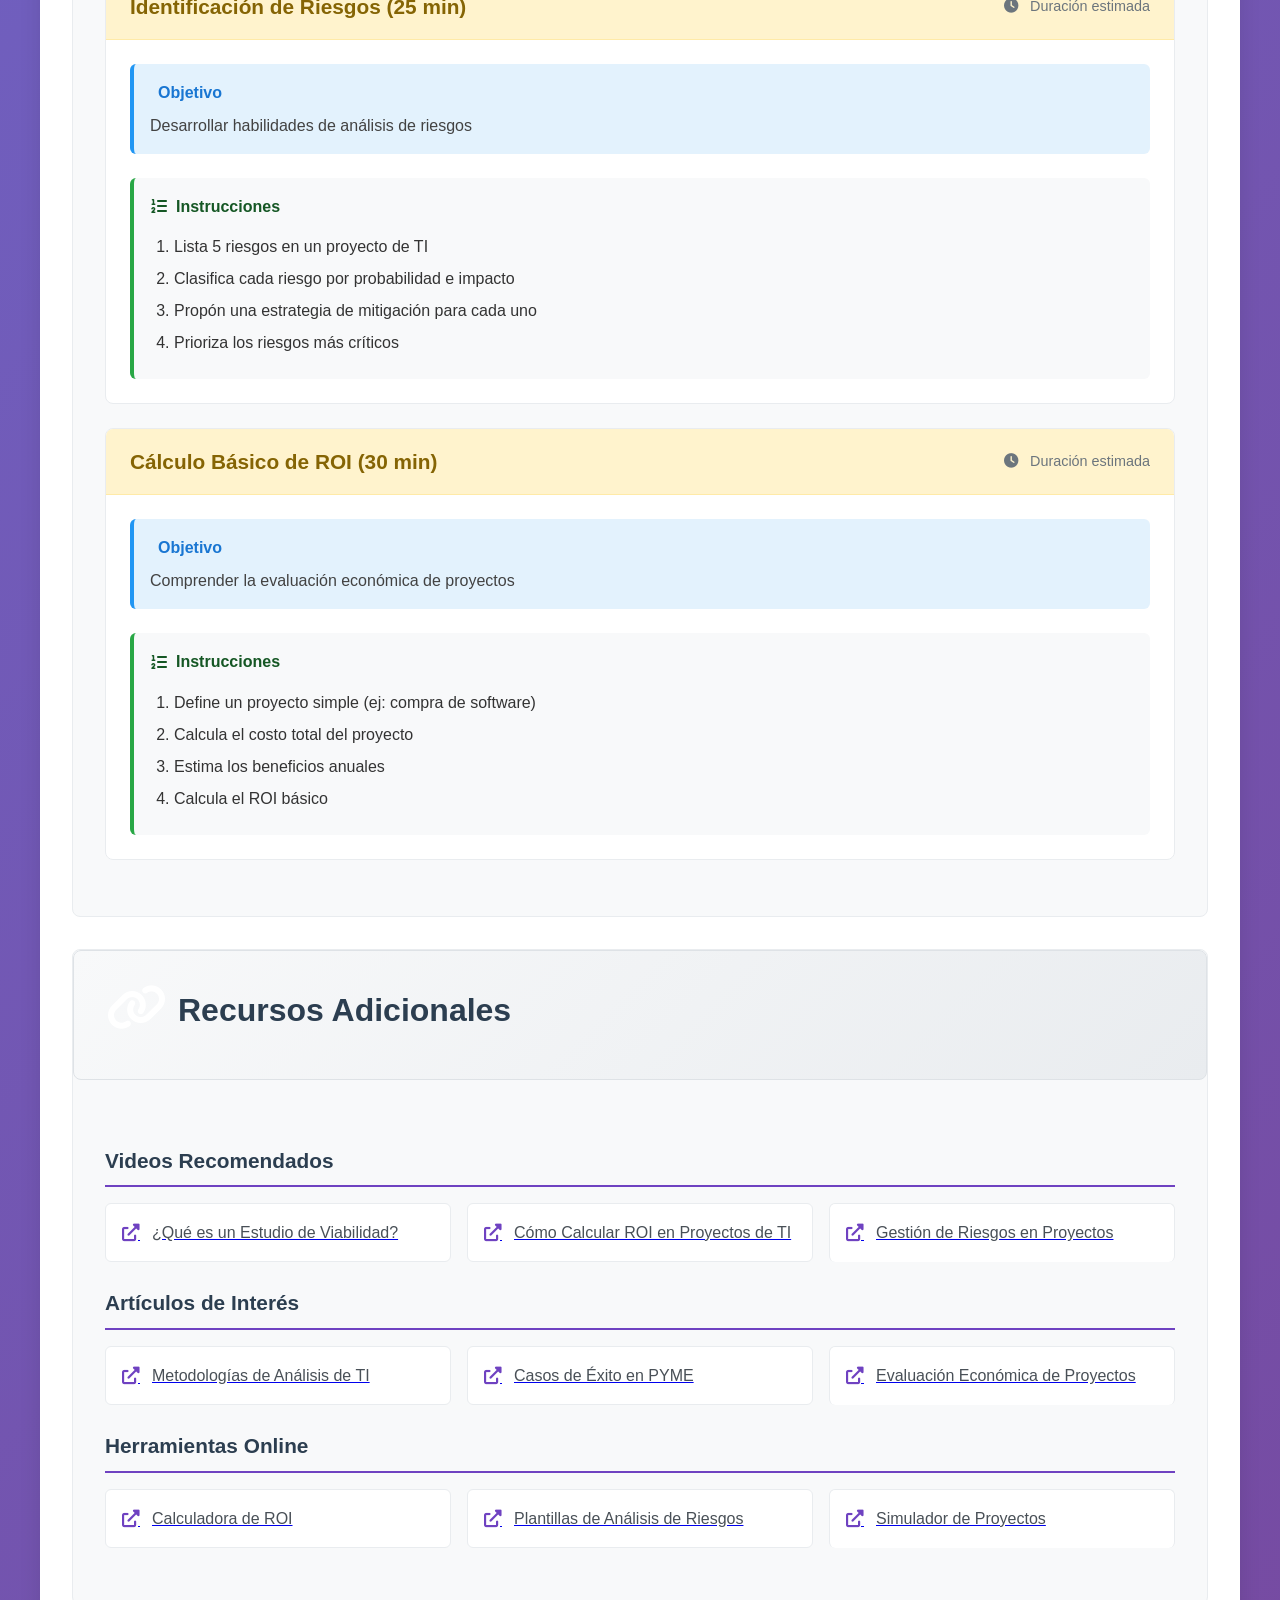
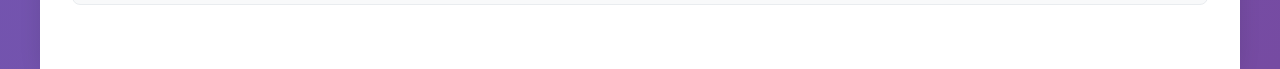
<file: Tema2/tema2.html>
<!DOCTYPE html>
<html lang="es">
<head>
    <meta charset="UTF-8">
    <meta name="viewport" content="width=device-width, initial-scale=1.0">
    <title>Tema 2: Caso de Estudio - Proyecto de Aula</title>
    <link rel="stylesheet" href="../styles.css">
    <link href="https://cdnjs.cloudflare.com/ajax/libs/font-awesome/6.0.0/css/all.min.css" rel="stylesheet">
    <style>
        .topic-page-container {
            max-width: 1200px;
            margin: 0 auto;
            padding: 2rem;
            background: white;
            min-height: 100vh;
        }
        .back-button {
            display: inline-flex;
            align-items: center;
            padding: 0.75rem 1.5rem;
            background: #007bff;
            color: white;
            text-decoration: none;
            border-radius: 6px;
            margin-bottom: 2rem;
            transition: background 0.3s ease;
        }
        .back-button:hover {
            background: #0056b3;
        }
        .back-button i {
            margin-right: 0.5rem;
        }
        .topic-header {
            background: linear-gradient(135deg, #ffc107 0%, #fd7e14 100%);
            color: white;
            padding: 2rem;
            border-radius: 8px;
            margin-bottom: 2rem;
            text-align: center;
        }
        .topic-header h1 {
            margin: 0 0 0.5rem 0;
            font-size: 2.5rem;
        }
        .topic-header p {
            margin: 0;
            font-size: 1.2rem;
            opacity: 0.9;
        }
    </style>
</head>
<body>
    <div class="container">
        <!-- Header común -->
        <header class="header">
            <div class="header-content">
                <h1><i class="fas fa-graduation-cap"></i> Proyecto de Aula</h1>
                <h2>Servicios de Tecnología de la Información</h2>
                <p class="subtitle">Material complementario para el curso de Ingeniería Informática</p>
            </div>
        </header>

        <div class="topic-page-container">
        <a href="../index.html" class="back-button">
            <i class="fas fa-arrow-left"></i>
            Volver al Proyecto de Aula
        </a>

        <div class="topic-header">
            <h1><i class="fas fa-chart-line"></i> Caso de Estudio</h1>
            <p>Metodologías de análisis, evaluación económica</p>
        </div>

        <div class="topic-page">
            <!-- Conceptos Section -->
            <section class="topic-section">
                <div class="section-header">
                    <i class="fas fa-lightbulb"></i>
                    <h2>Conceptos Clave</h2>
                </div>
                <div class="section-content">
                    <div class="concept-detail">
                        <h3><i class="fas fa-clipboard-check"></i> EVS: Estudio de Viabilidad de Sistemas</h3>
                        <p><strong>Definición:</strong> Metodología estructurada para evaluar la factibilidad técnica, económica y operativa de proyectos de sistemas de información.</p>
                        <div class="concept-breakdown">
                            <div class="breakdown-item">
                                <h4>Fases del EVS</h4>
                                <ul>
                                    <li><strong>EVS 1 - Establecimiento del Alcance:</strong> Definición del problema y objetivos del proyecto</li>
                                    <li><strong>EVS 2 - Estudio de la Situación Actual:</strong> Análisis de procesos existentes y problemas</li>
                                    <li><strong>EVS 3 - Definición de Requisitos:</strong> Identificación de necesidades funcionales y no funcionales</li>
                                    <li><strong>EVS 4 - Descripción de Alternativas:</strong> Evaluación de diferentes soluciones técnicas</li>
                                    <li><strong>EVS 5 - Valoración de Alternativas:</strong> Análisis coste-beneficio y selección de la mejor opción</li>
                                </ul>
                            </div>
                            <div class="breakdown-item">
                                <h4>Beneficios del EVS</h4>
                                <ul>
                                    <li>Reducción de riesgos en la toma de decisiones</li>
                                    <li>Optimización de la inversión tecnológica</li>
                                    <li>Mejora en la planificación del proyecto</li>
                                    <li>Justificación objetiva de decisiones</li>
                                    <li>Identificación temprana de problemas</li>
                                </ul>
                            </div>
                        </div>
                    </div>

                    <div class="concept-detail">
                        <h3><i class="fas fa-chart-line"></i> ROI: Return on Investment</h3>
                        <p><strong>Definición:</strong> Métrica financiera que mide la rentabilidad de una inversión comparando el beneficio obtenido con el costo de la inversión.</p>
                        <div class="concept-breakdown">
                            <div class="breakdown-item">
                                <h4>Fórmula del ROI</h4>
                                <p><strong>ROI = (Beneficio Neto / Costo de Inversión) × 100</strong></p>
                                <p>Donde:</p>
                                <ul>
                                    <li><strong>Beneficio Neto:</strong> Ingresos generados - Costos operativos</li>
                                    <li><strong>Costo de Inversión:</strong> Inversión inicial en tecnología</li>
                                </ul>
                            </div>
                            <div class="breakdown-item">
                                <h4>Interpretación del ROI</h4>
                                <ul>
                                    <li><strong>ROI > 0:</strong> Inversión rentable</li>
                                    <li><strong>ROI = 0:</strong> Punto de equilibrio</li>
                                    <li><strong>ROI < 0:</strong> Inversión no rentable</li>
                                    <li><strong>ROI > 20%:</strong> Excelente retorno</li>
                                </ul>
                            </div>
                        </div>
                    </div>

                    <div class="concept-detail">
                        <h3><i class="fas fa-calculator"></i> VAN: Valor Actual Neto</h3>
                        <p><strong>Definición:</strong> Método de evaluación de inversiones que calcula el valor presente de los flujos de caja futuros menos la inversión inicial.</p>
                        <div class="concept-breakdown">
                            <div class="breakdown-item">
                                <h4>Fórmula del VAN</h4>
                                <p><strong>VAN = Σ [CFt / (1 + r)^t] - I0</strong></p>
                                <p>Donde:</p>
                                <ul>
                                    <li><strong>CFt:</strong> Flujo de caja en el período t</li>
                                    <li><strong>r:</strong> Tasa de descuento</li>
                                    <li><strong>t:</strong> Período de tiempo</li>
                                    <li><strong>I0:</strong> Inversión inicial</li>
                                </ul>
                            </div>
                            <div class="breakdown-item">
                                <h4>Criterios de Decisión</h4>
                                <ul>
                                    <li><strong>VAN > 0:</strong> Proyecto aceptable (genera valor)</li>
                                    <li><strong>VAN = 0:</strong> Proyecto indiferente (punto de equilibrio)</li>
                                    <li><strong>VAN < 0:</strong> Proyecto rechazable (destruye valor)</li>
                                </ul>
                            </div>
                        </div>
                    </div>

                    <div class="concept-detail">
                        <h3><i class="fas fa-percentage"></i> TIR: Tasa Interna de Retorno</h3>
                        <p><strong>Definición:</strong> Tasa de descuento que hace que el VAN de un proyecto sea igual a cero, representando la rentabilidad esperada de la inversión.</p>
                        <div class="concept-breakdown">
                            <div class="breakdown-item">
                                <h4>Cálculo de la TIR</h4>
                                <p>Se calcula encontrando la tasa (r) que satisface:</p>
                                <p><strong>0 = Σ [CFt / (1 + TIR)^t] - I0</strong></p>
                                <p>Se resuelve mediante métodos iterativos o herramientas financieras.</p>
                            </div>
                            <div class="breakdown-item">
                                <h4>Criterios de Evaluación</h4>
                                <ul>
                                    <li><strong>TIR > Costo de Capital:</strong> Proyecto aceptable</li>
                                    <li><strong>TIR = Costo de Capital:</strong> Proyecto indiferente</li>
                                    <li><strong>TIR < Costo de Capital:</strong> Proyecto rechazable</li>
                                </ul>
                            </div>
                        </div>
                    </div>

                    <div class="concept-detail">
                        <h3><i class="fas fa-balance-scale"></i> Val IT: Metodología de Evaluación</h3>
                        <p><strong>Definición:</strong> Marco de trabajo para evaluar y gestionar el valor de las inversiones en tecnología de la información.</p>
                        <div class="concept-breakdown">
                            <div class="breakdown-item">
                                <h4>Dimensiones de Val IT</h4>
                                <ul>
                                    <li><strong>Estrategia:</strong> Alineación con objetivos empresariales</li>
                                    <li><strong>Arquitectura:</strong> Compatibilidad con infraestructura existente</li>
                                    <li><strong>Valor:</strong> Beneficios tangibles e intangibles</li>
                                    <li><strong>Entrega:</strong> Capacidad de implementación exitosa</li>
                                </ul>
                            </div>
                            <div class="breakdown-item">
                                <h4>Beneficios de Val IT</h4>
                                <ul>
                                    <li>Evaluación integral de proyectos TI</li>
                                    <li>Mejora en la toma de decisiones</li>
                                    <li>Reducción de riesgos de inversión</li>
                                    <li>Optimización del portafolio de proyectos</li>
                                    <li>Alineación estratégica de TI</li>
                                </ul>
                            </div>
                        </div>
                    </div>

                    <div class="concept-detail">
                        <h3><i class="fas fa-exclamation-triangle"></i> Análisis de Riesgos</h3>
                        <p><strong>Definición:</strong> Proceso sistemático de identificación, evaluación y gestión de riesgos que pueden afectar el éxito de un proyecto de TI.</p>
                        <div class="concept-breakdown">
                            <div class="breakdown-item">
                                <h4>Componentes del Análisis</h4>
                                <ul>
                                    <li><strong>Probabilidad:</strong> Qué tan probable es que ocurra el riesgo</li>
                                    <li><strong>Impacto:</strong> Magnitud del efecto si el riesgo se materializa</li>
                                    <li><strong>Mitigación:</strong> Estrategias para reducir o eliminar el riesgo</li>
                                    <li><strong>Contingencia:</strong> Planes alternativos si el riesgo ocurre</li>
                                </ul>
                            </div>
                            <div class="breakdown-item">
                                <h4>Matriz de Riesgos</h4>
                                <ul>
                                    <li><strong>Riesgo Alto:</strong> Alta probabilidad + Alto impacto</li>
                                    <li><strong>Riesgo Medio:</strong> Probabilidad o impacto moderado</li>
                                    <li><strong>Riesgo Bajo:</strong> Baja probabilidad + Bajo impacto</li>
                                </ul>
                            </div>
                        </div>
                    </div>
                </div>
            </section>

            <!-- Ejemplos Section -->
            <section class="topic-section">
                <div class="section-header">
                    <i class="fas fa-flask"></i>
                    <h2>Ejemplos Prácticos</h2>
                </div>
                <div class="section-content">
                    <div class="example-section">
                        <h3>Caso Principal: Botanas del Valle</h3>
                        <div class="example-grid">
                            <div class="example-item">
                                <i class="fas fa-star"></i>
                                <span>Sector: Alimentario</span>
                            </div>
                            <div class="example-item">
                                <i class="fas fa-star"></i>
                                <span>Productos: Botanas a base de maíz y frijol</span>
                            </div>
                            <div class="example-item">
                                <i class="fas fa-star"></i>
                                <span>Tamaño: PYME</span>
                            </div>
                            <div class="example-item">
                                <i class="fas fa-star"></i>
                                <span>Problemas: Recolección, producción, distribución, cobros</span>
                            </div>
                            <div class="example-item">
                                <i class="fas fa-star"></i>
                                <span>Objetivos: Buscar ventajas competitivas, Incrementar rentabilidad económica</span>
                            </div>
                        </div>
                    </div>
                    <div class="example-section">
                        <h3>Otros Casos de Análisis</h3>
                        <div class="example-grid">
                            <div class="example-item">
                                <i class="fas fa-star"></i>
                                <span>Implantación de ERP en PYME: Empresa manufacturera</span>
                            </div>
                            <div class="example-item">
                                <i class="fas fa-star"></i>
                                <span>Migración a la nube: Empresa de servicios</span>
                            </div>
                            <div class="example-item">
                                <i class="fas fa-star"></i>
                                <span>Implementación de CRM: Empresa de ventas</span>
                            </div>
                            <div class="example-item">
                                <i class="fas fa-star"></i>
                                <span>Sistema de gestión documental: Oficina de abogados</span>
                            </div>
                        </div>
                    </div>
                </div>
            </section>

            <!-- Actividades Section -->
            <section class="topic-section">
                <div class="section-header">
                    <i class="fas fa-tasks"></i>
                    <h2>Actividades de Refuerzo</h2>
                </div>
                <div class="section-content">
                    <div class="activity-section">
                        <div class="activity-header">
                            <h3>Análisis de Situación Actual (20 min)</h3>
                            <div class="activity-meta">
                                <span class="duration"><i class="fas fa-clock"></i> Duración estimada</span>
                            </div>
                        </div>
                        <div class="activity-content">
                            <div class="activity-objective">
                                <h4><i class="fas fa-target"></i> Objetivo</h4>
                                <p>Aplicar metodología de análisis a un caso real</p>
                            </div>
                            <div class="activity-instructions">
                                <h4><i class="fas fa-list-ol"></i> Instrucciones</h4>
                                <ol>
                                    <li>Elige una empresa que conozcas</li>
                                    <li>Identifica 3 problemas en su gestión</li>
                                    <li>Propón una solución tecnológica</li>
                                    <li>Estima costos y beneficios básicos</li>
                                </ol>
                            </div>
                        </div>
                    </div>
                    <div class="activity-section">
                        <div class="activity-header">
                            <h3>Identificación de Riesgos (25 min)</h3>
                            <div class="activity-meta">
                                <span class="duration"><i class="fas fa-clock"></i> Duración estimada</span>
                            </div>
                        </div>
                        <div class="activity-content">
                            <div class="activity-objective">
                                <h4><i class="fas fa-target"></i> Objetivo</h4>
                                <p>Desarrollar habilidades de análisis de riesgos</p>
                            </div>
                            <div class="activity-instructions">
                                <h4><i class="fas fa-list-ol"></i> Instrucciones</h4>
                                <ol>
                                    <li>Lista 5 riesgos en un proyecto de TI</li>
                                    <li>Clasifica cada riesgo por probabilidad e impacto</li>
                                    <li>Propón una estrategia de mitigación para cada uno</li>
                                    <li>Prioriza los riesgos más críticos</li>
                                </ol>
                            </div>
                        </div>
                    </div>
                    <div class="activity-section">
                        <div class="activity-header">
                            <h3>Cálculo Básico de ROI (30 min)</h3>
                            <div class="activity-meta">
                                <span class="duration"><i class="fas fa-clock"></i> Duración estimada</span>
                            </div>
                        </div>
                        <div class="activity-content">
                            <div class="activity-objective">
                                <h4><i class="fas fa-target"></i> Objetivo</h4>
                                <p>Comprender la evaluación económica de proyectos</p>
                            </div>
                            <div class="activity-instructions">
                                <h4><i class="fas fa-list-ol"></i> Instrucciones</h4>
                                <ol>
                                    <li>Define un proyecto simple (ej: compra de software)</li>
                                    <li>Calcula el costo total del proyecto</li>
                                    <li>Estima los beneficios anuales</li>
                                    <li>Calcula el ROI básico</li>
                                </ol>
                            </div>
                        </div>
                    </div>
                </div>
            </section>

            <!-- Recursos Section -->
            <section class="topic-section">
                <div class="section-header">
                    <i class="fas fa-link"></i>
                    <h2>Recursos Adicionales</h2>
                </div>
                <div class="section-content">
                    <div class="resource-section">
                        <h3>Videos Recomendados</h3>
                        <div class="resource-grid">
                            <a class="resource-item" href="https://youtube.com" target="_blank" rel="noopener">
                                <i class="fas fa-external-link-alt"></i>
                                <span>¿Qué es un Estudio de Viabilidad?</span>
                            </a>
                            <a class="resource-item" href="https://youtube.com" target="_blank" rel="noopener">
                                <i class="fas fa-external-link-alt"></i>
                                <span>Cómo Calcular ROI en Proyectos de TI</span>
                            </a>
                            <a class="resource-item" href="https://youtube.com" target="_blank" rel="noopener">
                                <i class="fas fa-external-link-alt"></i>
                                <span>Gestión de Riesgos en Proyectos</span>
                            </a>
                        </div>
                    </div>
                    <div class="resource-section">
                        <h3>Artículos de Interés</h3>
                        <div class="resource-grid">
                            <a class="resource-item" href="#" target="_blank" rel="noopener">
                                <i class="fas fa-external-link-alt"></i>
                                <span>Metodologías de Análisis de TI</span>
                            </a>
                            <a class="resource-item" href="#" target="_blank" rel="noopener">
                                <i class="fas fa-external-link-alt"></i>
                                <span>Casos de Éxito en PYME</span>
                            </a>
                            <a class="resource-item" href="#" target="_blank" rel="noopener">
                                <i class="fas fa-external-link-alt"></i>
                                <span>Evaluación Económica de Proyectos</span>
                            </a>
                        </div>
                    </div>
                    <div class="resource-section">
                        <h3>Herramientas Online</h3>
                        <div class="resource-grid">
                            <a class="resource-item" href="#" target="_blank" rel="noopener">
                                <i class="fas fa-external-link-alt"></i>
                                <span>Calculadora de ROI</span>
                            </a>
                            <a class="resource-item" href="#" target="_blank" rel="noopener">
                                <i class="fas fa-external-link-alt"></i>
                                <span>Plantillas de Análisis de Riesgos</span>
                            </a>
                            <a class="resource-item" href="#" target="_blank" rel="noopener">
                                <i class="fas fa-external-link-alt"></i>
                                <span>Simulador de Proyectos</span>
                            </a>
                        </div>
                    </div>
                </div>
            </section>
        </div>
        </div>
    </div>
</body>
</html>
</file>
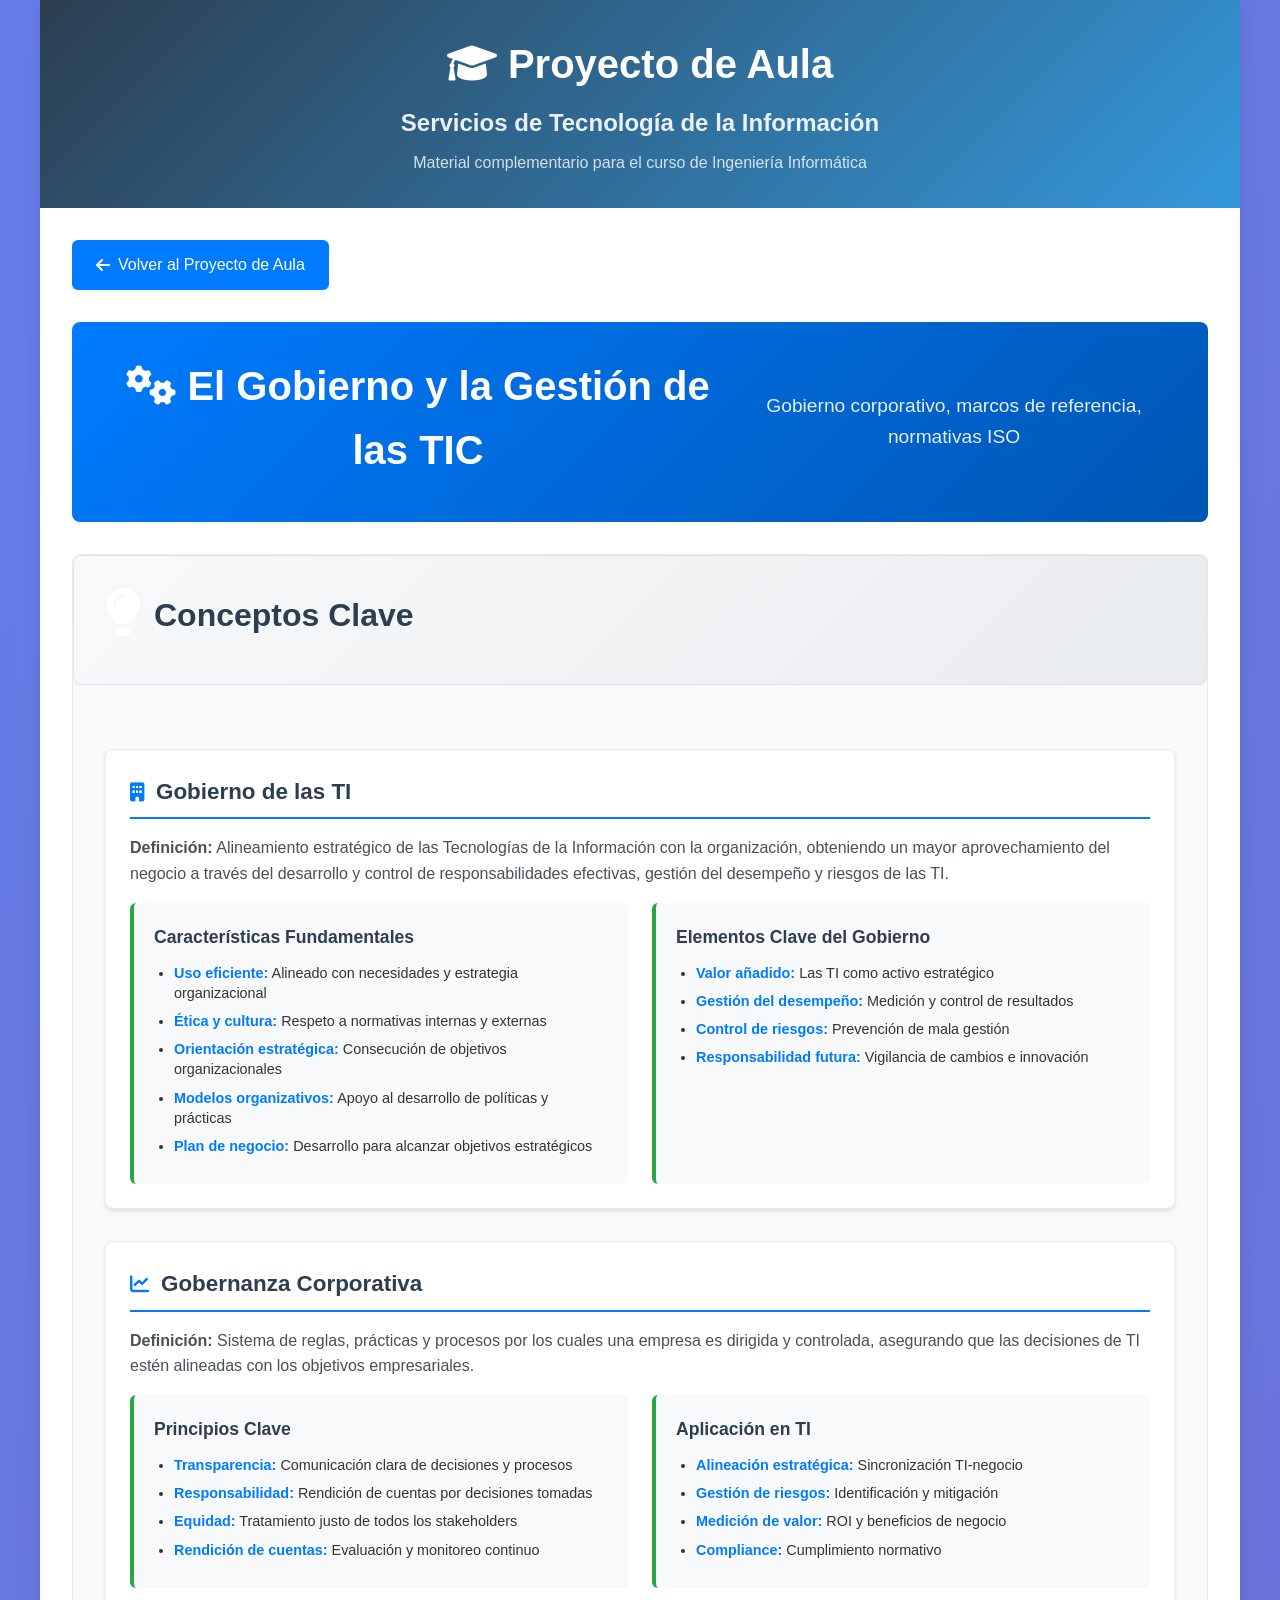
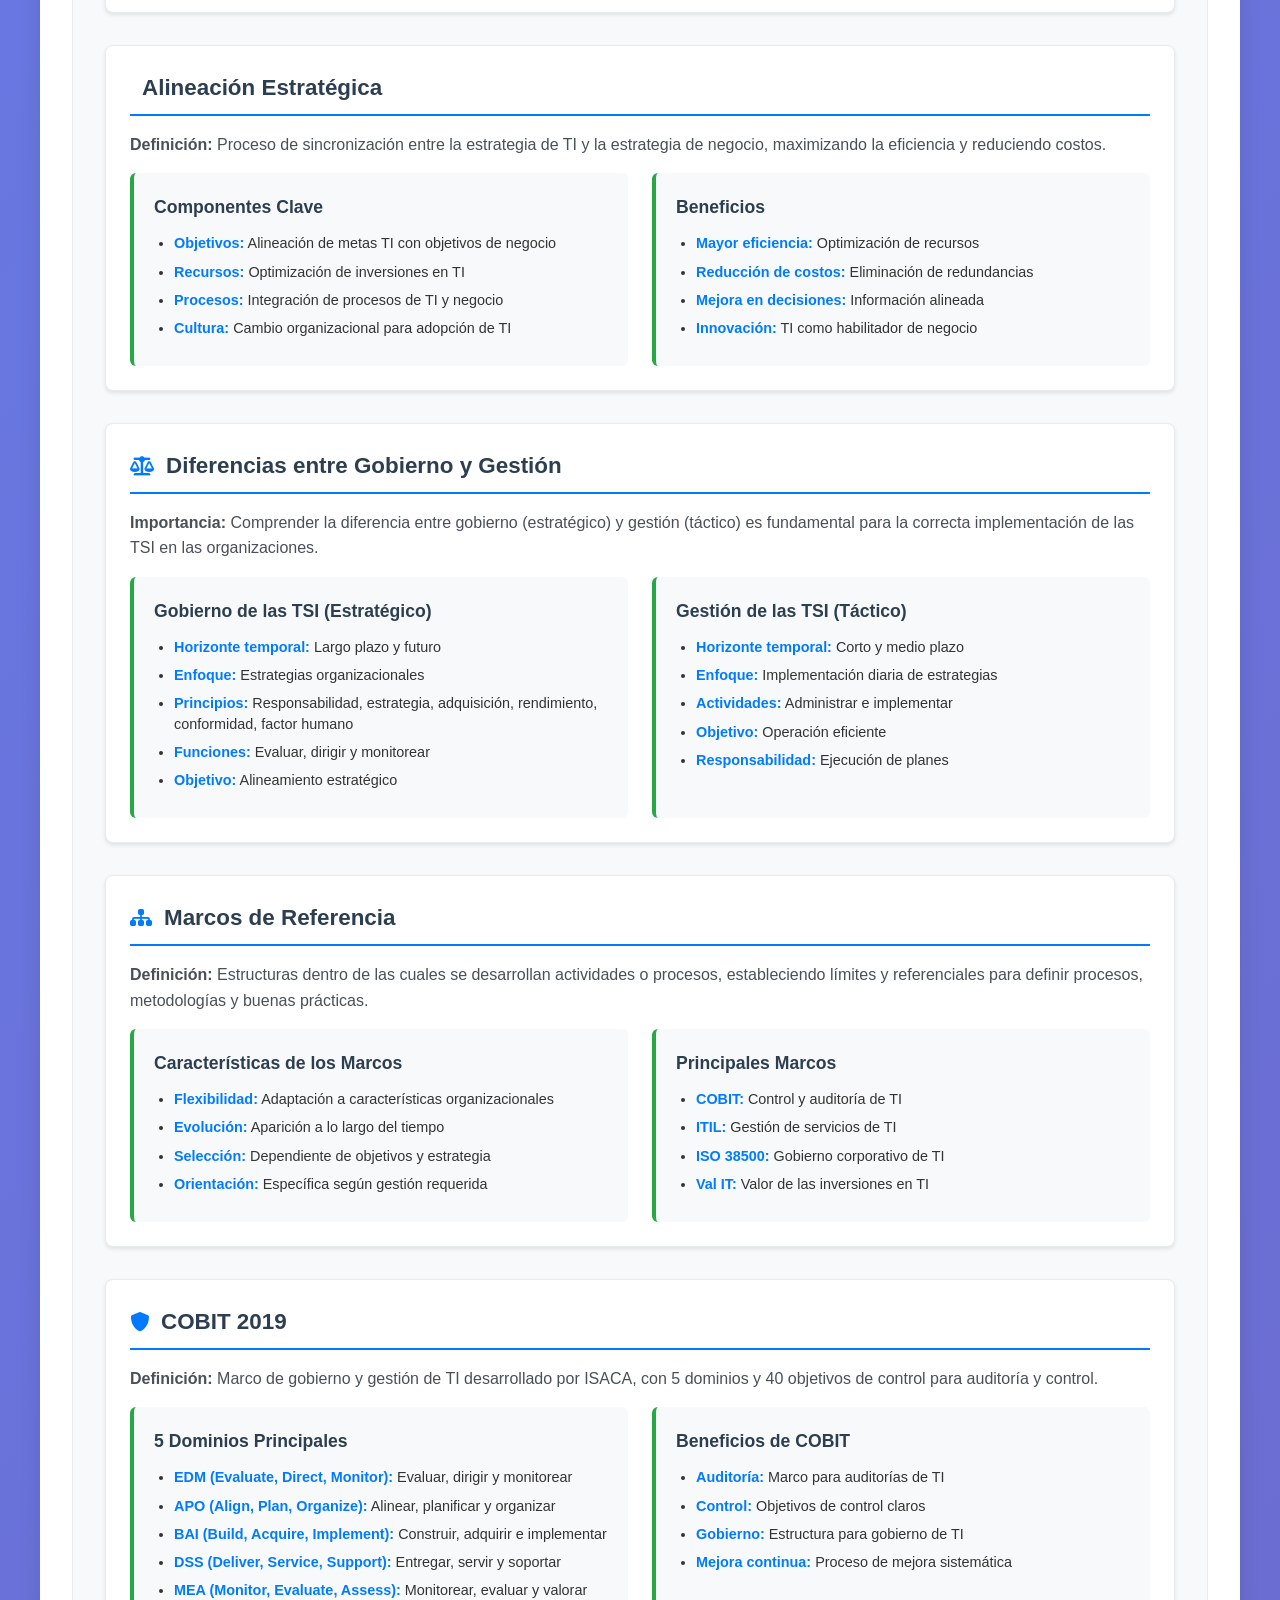
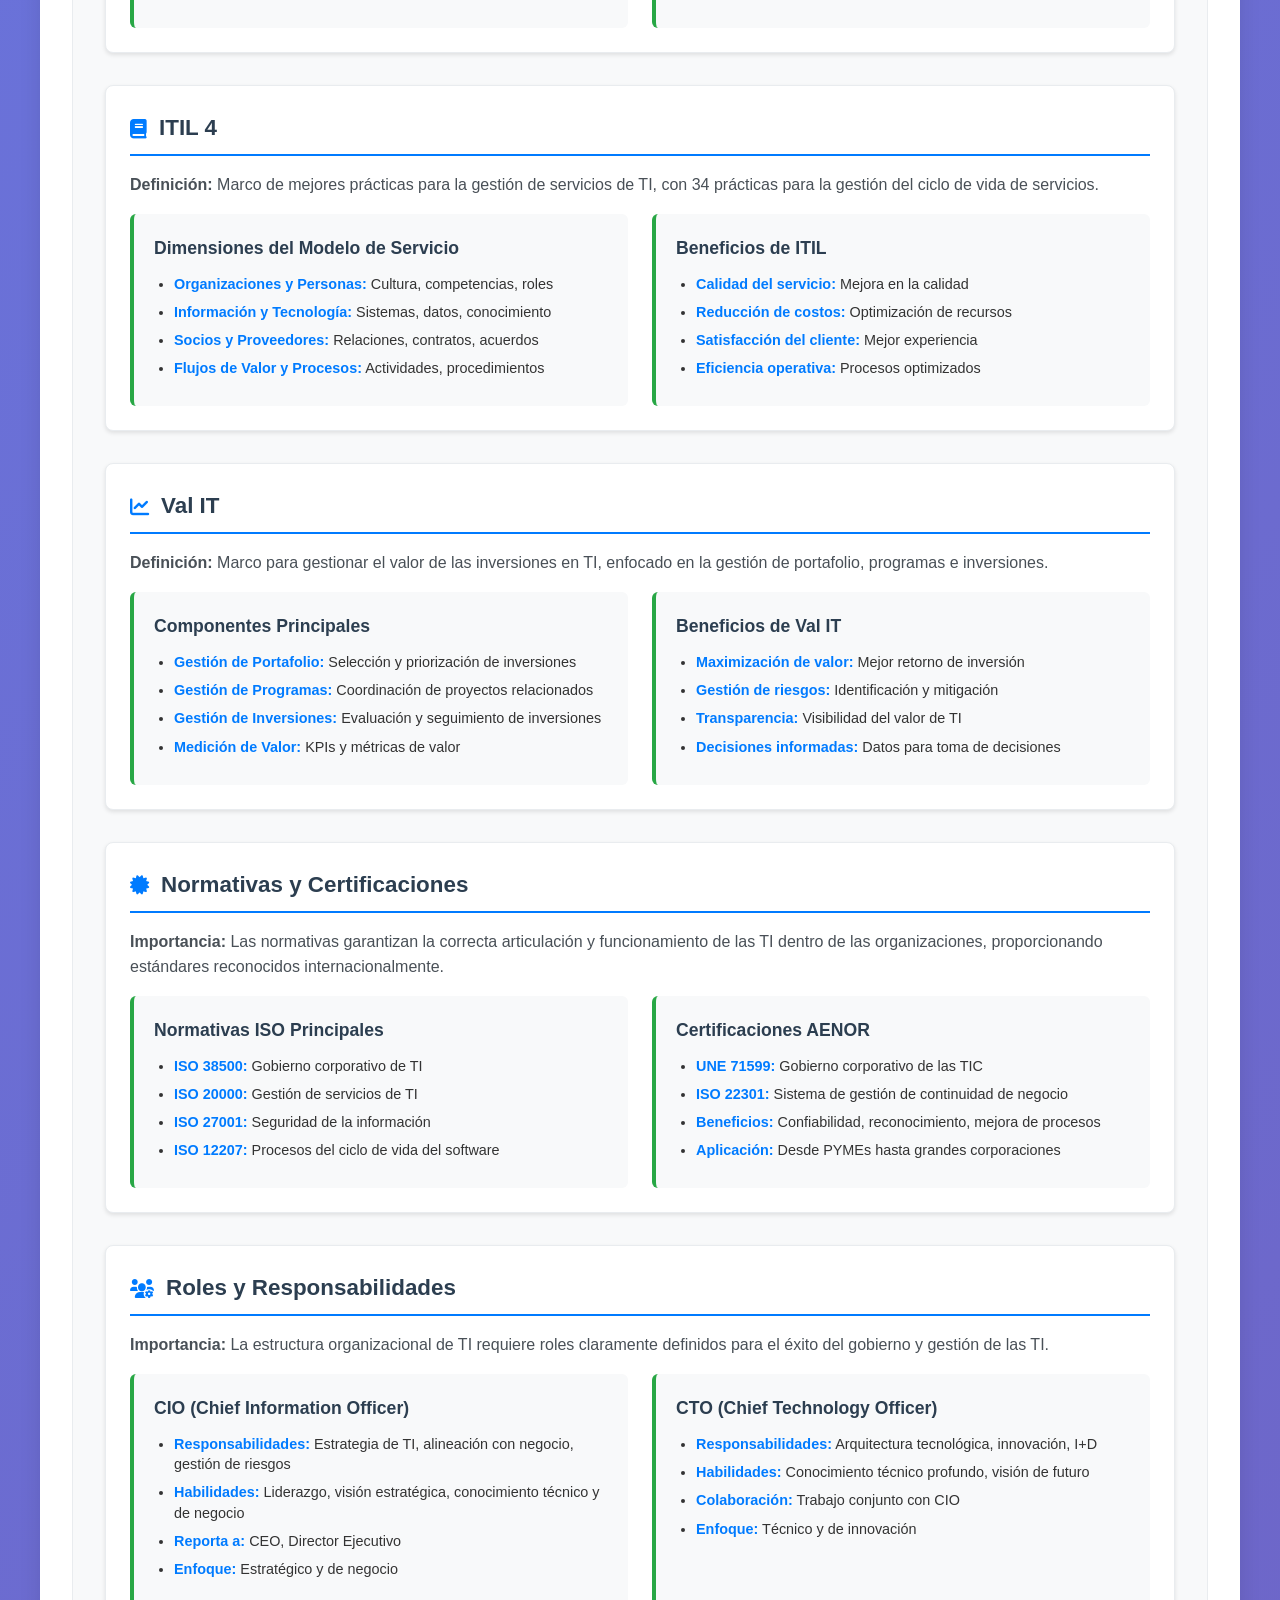
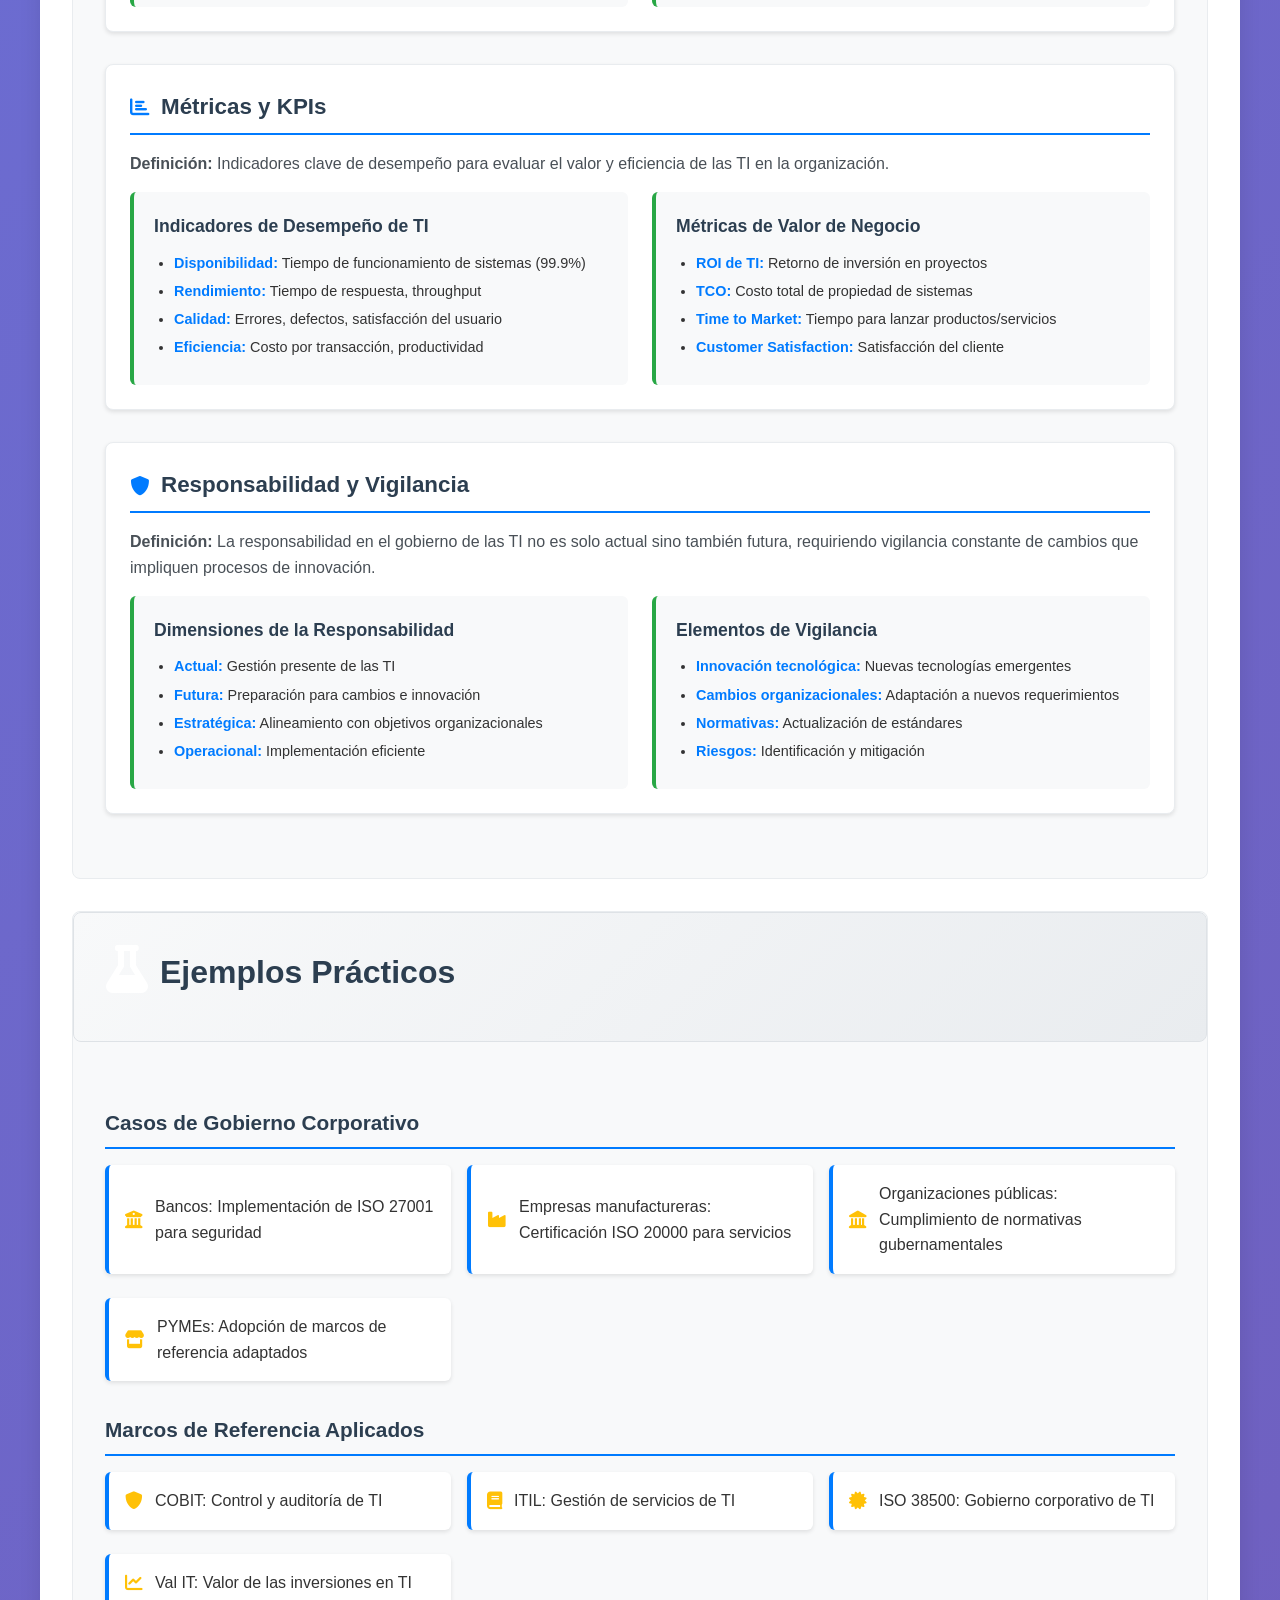
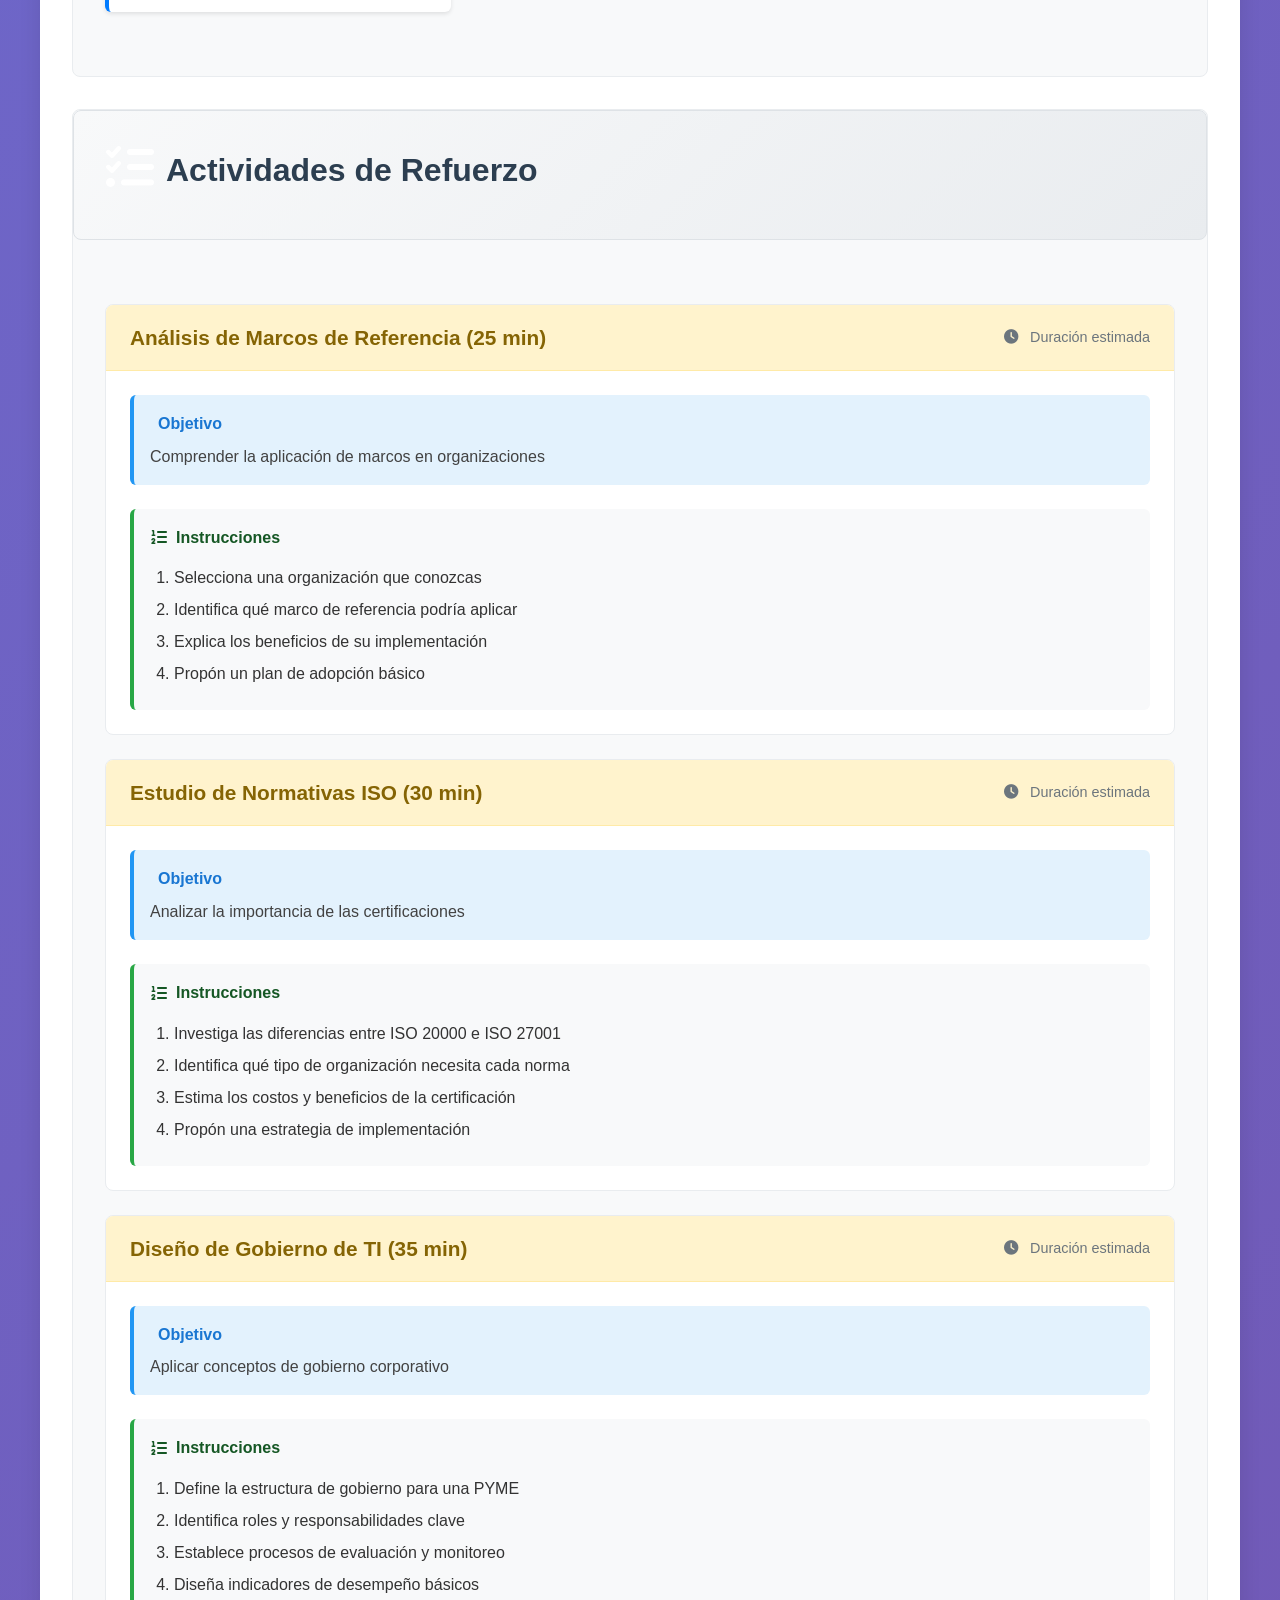
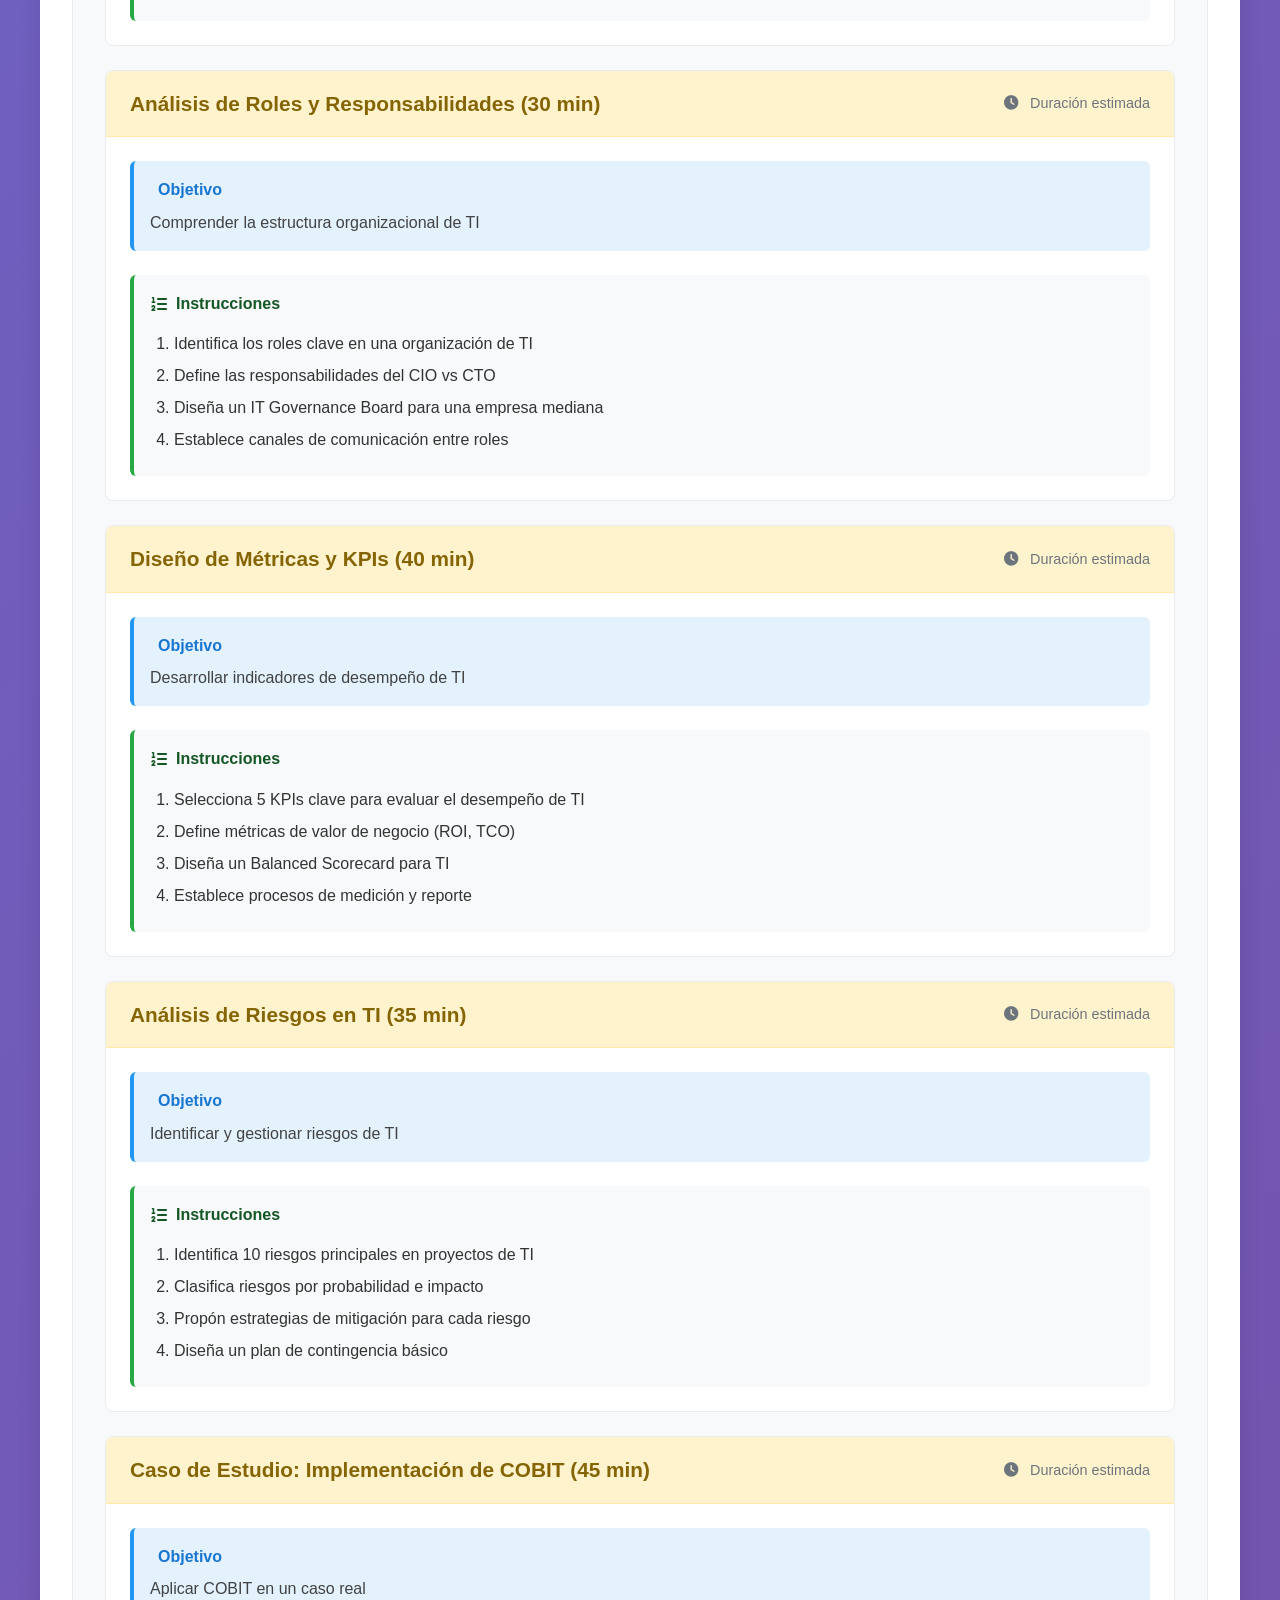
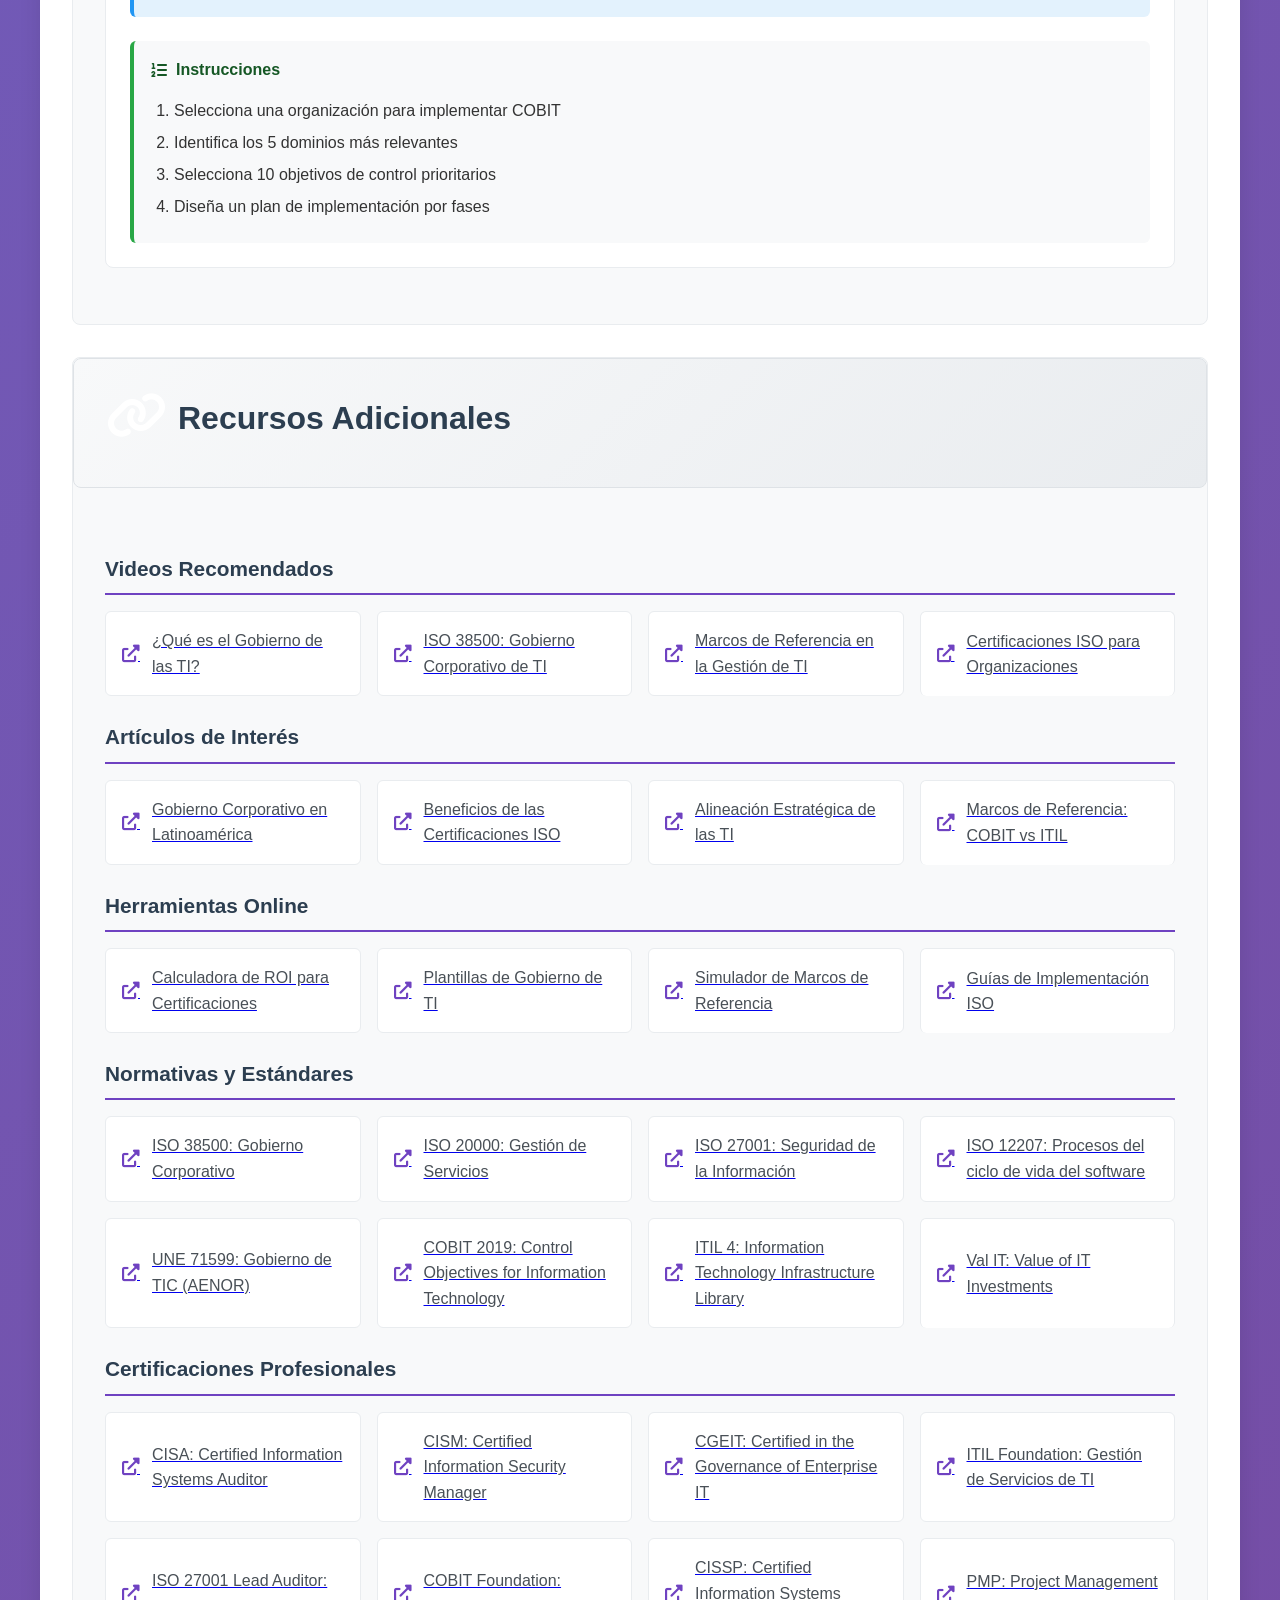
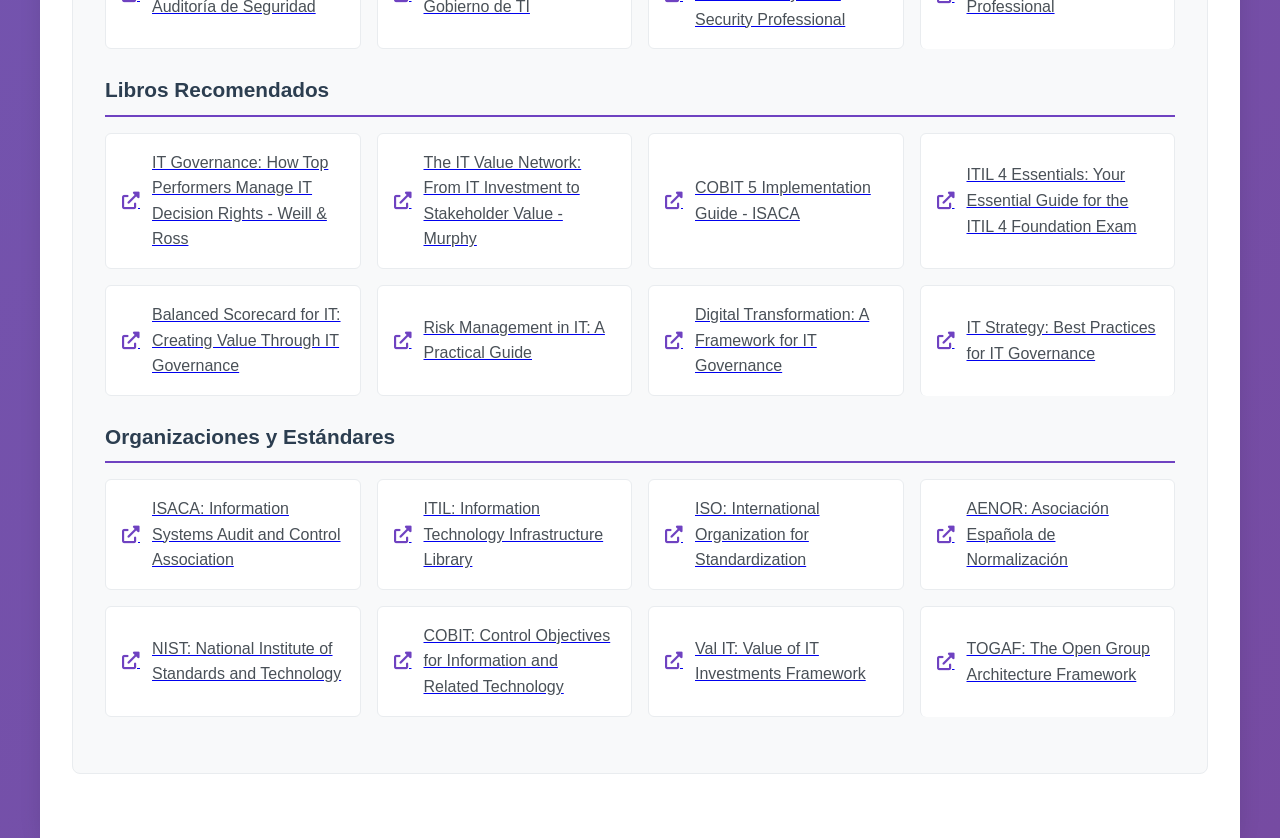
<file: Tema3/tema3.html>
<!DOCTYPE html>
<html lang="es">
<head>
    <meta charset="UTF-8">
    <meta name="viewport" content="width=device-width, initial-scale=1.0">
    <title>Tema 3: El Gobierno y la Gestión de las TIC - Proyecto de Aula</title>
    <link rel="stylesheet" href="../styles.css">
    <link href="https://cdnjs.cloudflare.com/ajax/libs/font-awesome/6.0.0/css/all.min.css" rel="stylesheet">
    <style>
        .topic-page-container {
            max-width: 1200px;
            margin: 0 auto;
            padding: 2rem;
            background: white;
            min-height: 100vh;
        }
        .back-button {
            display: inline-flex;
            align-items: center;
            padding: 0.75rem 1.5rem;
            background: #007bff;
            color: white;
            text-decoration: none;
            border-radius: 6px;
            margin-bottom: 2rem;
            transition: background 0.3s ease;
        }
        .back-button:hover {
            background: #0056b3;
        }
        .back-button i {
            margin-right: 0.5rem;
        }
        .topic-header {
            background: linear-gradient(135deg, #007bff 0%, #0056b3 100%);
            color: white;
            padding: 2rem;
            border-radius: 8px;
            margin-bottom: 2rem;
            text-align: center;
        }
        .topic-header h1 {
            margin: 0 0 0.5rem 0;
            font-size: 2.5rem;
        }
        .topic-header p {
            margin: 0;
            font-size: 1.2rem;
            opacity: 0.9;
        }
    </style>
</head>
<body>
    <div class="container">
        <!-- Header común -->
        <header class="header">
            <div class="header-content">
                <h1><i class="fas fa-graduation-cap"></i> Proyecto de Aula</h1>
                <h2>Servicios de Tecnología de la Información</h2>
                <p class="subtitle">Material complementario para el curso de Ingeniería Informática</p>
            </div>
        </header>

        <div class="topic-page-container">
        <a href="../index.html" class="back-button">
            <i class="fas fa-arrow-left"></i>
            Volver al Proyecto de Aula
        </a>

        <div class="topic-header">
            <h1><i class="fas fa-cogs"></i> El Gobierno y la Gestión de las TIC</h1>
            <p>Gobierno corporativo, marcos de referencia, normativas ISO</p>
        </div>

        <div class="topic-page">
            <!-- Conceptos Section -->
            <section class="topic-section">
                <div class="section-header">
                    <i class="fas fa-lightbulb"></i>
                    <h2>Conceptos Clave</h2>
                </div>
                <div class="section-content">
                    <div class="concept-detail">
                        <h3><i class="fas fa-building"></i> Gobierno de las TI</h3>
                        <p><strong>Definición:</strong> Alineamiento estratégico de las Tecnologías de la Información con la organización, obteniendo un mayor aprovechamiento del negocio a través del desarrollo y control de responsabilidades efectivas, gestión del desempeño y riesgos de las TI.</p>
                        <div class="concept-breakdown">
                            <div class="breakdown-item">
                                <h4>Características Fundamentales</h4>
                                <ul>
                                    <li><strong>Uso eficiente:</strong> Alineado con necesidades y estrategia organizacional</li>
                                    <li><strong>Ética y cultura:</strong> Respeto a normativas internas y externas</li>
                                    <li><strong>Orientación estratégica:</strong> Consecución de objetivos organizacionales</li>
                                    <li><strong>Modelos organizativos:</strong> Apoyo al desarrollo de políticas y prácticas</li>
                                    <li><strong>Plan de negocio:</strong> Desarrollo para alcanzar objetivos estratégicos</li>
                                </ul>
                            </div>
                            <div class="breakdown-item">
                                <h4>Elementos Clave del Gobierno</h4>
                                <ul>
                                    <li><strong>Valor añadido:</strong> Las TI como activo estratégico</li>
                                    <li><strong>Gestión del desempeño:</strong> Medición y control de resultados</li>
                                    <li><strong>Control de riesgos:</strong> Prevención de mala gestión</li>
                                    <li><strong>Responsabilidad futura:</strong> Vigilancia de cambios e innovación</li>
                                </ul>
                            </div>
                        </div>
                    </div>

                    <div class="concept-detail">
                        <h3><i class="fas fa-chart-line"></i> Gobernanza Corporativa</h3>
                        <p><strong>Definición:</strong> Sistema de reglas, prácticas y procesos por los cuales una empresa es dirigida y controlada, asegurando que las decisiones de TI estén alineadas con los objetivos empresariales.</p>
                        <div class="concept-breakdown">
                            <div class="breakdown-item">
                                <h4>Principios Clave</h4>
                                <ul>
                                    <li><strong>Transparencia:</strong> Comunicación clara de decisiones y procesos</li>
                                    <li><strong>Responsabilidad:</strong> Rendición de cuentas por decisiones tomadas</li>
                                    <li><strong>Equidad:</strong> Tratamiento justo de todos los stakeholders</li>
                                    <li><strong>Rendición de cuentas:</strong> Evaluación y monitoreo continuo</li>
                                </ul>
                            </div>
                            <div class="breakdown-item">
                                <h4>Aplicación en TI</h4>
                                <ul>
                                    <li><strong>Alineación estratégica:</strong> Sincronización TI-negocio</li>
                                    <li><strong>Gestión de riesgos:</strong> Identificación y mitigación</li>
                                    <li><strong>Medición de valor:</strong> ROI y beneficios de negocio</li>
                                    <li><strong>Compliance:</strong> Cumplimiento normativo</li>
                                </ul>
                            </div>
                        </div>
                    </div>

                    <div class="concept-detail">
                        <h3><i class="fas fa-target"></i> Alineación Estratégica</h3>
                        <p><strong>Definición:</strong> Proceso de sincronización entre la estrategia de TI y la estrategia de negocio, maximizando la eficiencia y reduciendo costos.</p>
                        <div class="concept-breakdown">
                            <div class="breakdown-item">
                                <h4>Componentes Clave</h4>
                                <ul>
                                    <li><strong>Objetivos:</strong> Alineación de metas TI con objetivos de negocio</li>
                                    <li><strong>Recursos:</strong> Optimización de inversiones en TI</li>
                                    <li><strong>Procesos:</strong> Integración de procesos de TI y negocio</li>
                                    <li><strong>Cultura:</strong> Cambio organizacional para adopción de TI</li>
                                </ul>
                            </div>
                            <div class="breakdown-item">
                                <h4>Beneficios</h4>
                                <ul>
                                    <li><strong>Mayor eficiencia:</strong> Optimización de recursos</li>
                                    <li><strong>Reducción de costos:</strong> Eliminación de redundancias</li>
                                    <li><strong>Mejora en decisiones:</strong> Información alineada</li>
                                    <li><strong>Innovación:</strong> TI como habilitador de negocio</li>
                                </ul>
                            </div>
                        </div>
                    </div>

                    <div class="concept-detail">
                        <h3><i class="fas fa-balance-scale"></i> Diferencias entre Gobierno y Gestión</h3>
                        <p><strong>Importancia:</strong> Comprender la diferencia entre gobierno (estratégico) y gestión (táctico) es fundamental para la correcta implementación de las TSI en las organizaciones.</p>
                        <div class="concept-breakdown">
                            <div class="breakdown-item">
                                <h4>Gobierno de las TSI (Estratégico)</h4>
                                <ul>
                                    <li><strong>Horizonte temporal:</strong> Largo plazo y futuro</li>
                                    <li><strong>Enfoque:</strong> Estrategias organizacionales</li>
                                    <li><strong>Principios:</strong> Responsabilidad, estrategia, adquisición, rendimiento, conformidad, factor humano</li>
                                    <li><strong>Funciones:</strong> Evaluar, dirigir y monitorear</li>
                                    <li><strong>Objetivo:</strong> Alineamiento estratégico</li>
                                </ul>
                            </div>
                            <div class="breakdown-item">
                                <h4>Gestión de las TSI (Táctico)</h4>
                                <ul>
                                    <li><strong>Horizonte temporal:</strong> Corto y medio plazo</li>
                                    <li><strong>Enfoque:</strong> Implementación diaria de estrategias</li>
                                    <li><strong>Actividades:</strong> Administrar e implementar</li>
                                    <li><strong>Objetivo:</strong> Operación eficiente</li>
                                    <li><strong>Responsabilidad:</strong> Ejecución de planes</li>
                                </ul>
                            </div>
                        </div>
                    </div>

                    <div class="concept-detail">
                        <h3><i class="fas fa-sitemap"></i> Marcos de Referencia</h3>
                        <p><strong>Definición:</strong> Estructuras dentro de las cuales se desarrollan actividades o procesos, estableciendo límites y referenciales para definir procesos, metodologías y buenas prácticas.</p>
                        <div class="concept-breakdown">
                            <div class="breakdown-item">
                                <h4>Características de los Marcos</h4>
                                <ul>
                                    <li><strong>Flexibilidad:</strong> Adaptación a características organizacionales</li>
                                    <li><strong>Evolución:</strong> Aparición a lo largo del tiempo</li>
                                    <li><strong>Selección:</strong> Dependiente de objetivos y estrategia</li>
                                    <li><strong>Orientación:</strong> Específica según gestión requerida</li>
                                </ul>
                            </div>
                            <div class="breakdown-item">
                                <h4>Principales Marcos</h4>
                                <ul>
                                    <li><strong>COBIT:</strong> Control y auditoría de TI</li>
                                    <li><strong>ITIL:</strong> Gestión de servicios de TI</li>
                                    <li><strong>ISO 38500:</strong> Gobierno corporativo de TI</li>
                                    <li><strong>Val IT:</strong> Valor de las inversiones en TI</li>
                                </ul>
                            </div>
                        </div>
                    </div>

                    <div class="concept-detail">
                        <h3><i class="fas fa-shield-alt"></i> COBIT 2019</h3>
                        <p><strong>Definición:</strong> Marco de gobierno y gestión de TI desarrollado por ISACA, con 5 dominios y 40 objetivos de control para auditoría y control.</p>
                        <div class="concept-breakdown">
                            <div class="breakdown-item">
                                <h4>5 Dominios Principales</h4>
                                <ul>
                                    <li><strong>EDM (Evaluate, Direct, Monitor):</strong> Evaluar, dirigir y monitorear</li>
                                    <li><strong>APO (Align, Plan, Organize):</strong> Alinear, planificar y organizar</li>
                                    <li><strong>BAI (Build, Acquire, Implement):</strong> Construir, adquirir e implementar</li>
                                    <li><strong>DSS (Deliver, Service, Support):</strong> Entregar, servir y soportar</li>
                                    <li><strong>MEA (Monitor, Evaluate, Assess):</strong> Monitorear, evaluar y valorar</li>
                                </ul>
                            </div>
                            <div class="breakdown-item">
                                <h4>Beneficios de COBIT</h4>
                                <ul>
                                    <li><strong>Auditoría:</strong> Marco para auditorías de TI</li>
                                    <li><strong>Control:</strong> Objetivos de control claros</li>
                                    <li><strong>Gobierno:</strong> Estructura para gobierno de TI</li>
                                    <li><strong>Mejora continua:</strong> Proceso de mejora sistemática</li>
                                </ul>
                            </div>
                        </div>
                    </div>

                    <div class="concept-detail">
                        <h3><i class="fas fa-book"></i> ITIL 4</h3>
                        <p><strong>Definición:</strong> Marco de mejores prácticas para la gestión de servicios de TI, con 34 prácticas para la gestión del ciclo de vida de servicios.</p>
                        <div class="concept-breakdown">
                            <div class="breakdown-item">
                                <h4>Dimensiones del Modelo de Servicio</h4>
                                <ul>
                                    <li><strong>Organizaciones y Personas:</strong> Cultura, competencias, roles</li>
                                    <li><strong>Información y Tecnología:</strong> Sistemas, datos, conocimiento</li>
                                    <li><strong>Socios y Proveedores:</strong> Relaciones, contratos, acuerdos</li>
                                    <li><strong>Flujos de Valor y Procesos:</strong> Actividades, procedimientos</li>
                                </ul>
                            </div>
                            <div class="breakdown-item">
                                <h4>Beneficios de ITIL</h4>
                                <ul>
                                    <li><strong>Calidad del servicio:</strong> Mejora en la calidad</li>
                                    <li><strong>Reducción de costos:</strong> Optimización de recursos</li>
                                    <li><strong>Satisfacción del cliente:</strong> Mejor experiencia</li>
                                    <li><strong>Eficiencia operativa:</strong> Procesos optimizados</li>
                                </ul>
                            </div>
                        </div>
                    </div>

                    <div class="concept-detail">
                        <h3><i class="fas fa-chart-line"></i> Val IT</h3>
                        <p><strong>Definición:</strong> Marco para gestionar el valor de las inversiones en TI, enfocado en la gestión de portafolio, programas e inversiones.</p>
                        <div class="concept-breakdown">
                            <div class="breakdown-item">
                                <h4>Componentes Principales</h4>
                                <ul>
                                    <li><strong>Gestión de Portafolio:</strong> Selección y priorización de inversiones</li>
                                    <li><strong>Gestión de Programas:</strong> Coordinación de proyectos relacionados</li>
                                    <li><strong>Gestión de Inversiones:</strong> Evaluación y seguimiento de inversiones</li>
                                    <li><strong>Medición de Valor:</strong> KPIs y métricas de valor</li>
                                </ul>
                            </div>
                            <div class="breakdown-item">
                                <h4>Beneficios de Val IT</h4>
                                <ul>
                                    <li><strong>Maximización de valor:</strong> Mejor retorno de inversión</li>
                                    <li><strong>Gestión de riesgos:</strong> Identificación y mitigación</li>
                                    <li><strong>Transparencia:</strong> Visibilidad del valor de TI</li>
                                    <li><strong>Decisiones informadas:</strong> Datos para toma de decisiones</li>
                                </ul>
                            </div>
                        </div>
                    </div>

                    <div class="concept-detail">
                        <h3><i class="fas fa-certificate"></i> Normativas y Certificaciones</h3>
                        <p><strong>Importancia:</strong> Las normativas garantizan la correcta articulación y funcionamiento de las TI dentro de las organizaciones, proporcionando estándares reconocidos internacionalmente.</p>
                        <div class="concept-breakdown">
                            <div class="breakdown-item">
                                <h4>Normativas ISO Principales</h4>
                                <ul>
                                    <li><strong>ISO 38500:</strong> Gobierno corporativo de TI</li>
                                    <li><strong>ISO 20000:</strong> Gestión de servicios de TI</li>
                                    <li><strong>ISO 27001:</strong> Seguridad de la información</li>
                                    <li><strong>ISO 12207:</strong> Procesos del ciclo de vida del software</li>
                                </ul>
                            </div>
                            <div class="breakdown-item">
                                <h4>Certificaciones AENOR</h4>
                                <ul>
                                    <li><strong>UNE 71599:</strong> Gobierno corporativo de las TIC</li>
                                    <li><strong>ISO 22301:</strong> Sistema de gestión de continuidad de negocio</li>
                                    <li><strong>Beneficios:</strong> Confiabilidad, reconocimiento, mejora de procesos</li>
                                    <li><strong>Aplicación:</strong> Desde PYMEs hasta grandes corporaciones</li>
                                </ul>
                            </div>
                        </div>
                    </div>

                    <div class="concept-detail">
                        <h3><i class="fas fa-users-cog"></i> Roles y Responsabilidades</h3>
                        <p><strong>Importancia:</strong> La estructura organizacional de TI requiere roles claramente definidos para el éxito del gobierno y gestión de las TI.</p>
                        <div class="concept-breakdown">
                            <div class="breakdown-item">
                                <h4>CIO (Chief Information Officer)</h4>
                                <ul>
                                    <li><strong>Responsabilidades:</strong> Estrategia de TI, alineación con negocio, gestión de riesgos</li>
                                    <li><strong>Habilidades:</strong> Liderazgo, visión estratégica, conocimiento técnico y de negocio</li>
                                    <li><strong>Reporta a:</strong> CEO, Director Ejecutivo</li>
                                    <li><strong>Enfoque:</strong> Estratégico y de negocio</li>
                                </ul>
                            </div>
                            <div class="breakdown-item">
                                <h4>CTO (Chief Technology Officer)</h4>
                                <ul>
                                    <li><strong>Responsabilidades:</strong> Arquitectura tecnológica, innovación, I+D</li>
                                    <li><strong>Habilidades:</strong> Conocimiento técnico profundo, visión de futuro</li>
                                    <li><strong>Colaboración:</strong> Trabajo conjunto con CIO</li>
                                    <li><strong>Enfoque:</strong> Técnico y de innovación</li>
                                </ul>
                            </div>
                        </div>
                    </div>

                    <div class="concept-detail">
                        <h3><i class="fas fa-chart-bar"></i> Métricas y KPIs</h3>
                        <p><strong>Definición:</strong> Indicadores clave de desempeño para evaluar el valor y eficiencia de las TI en la organización.</p>
                        <div class="concept-breakdown">
                            <div class="breakdown-item">
                                <h4>Indicadores de Desempeño de TI</h4>
                                <ul>
                                    <li><strong>Disponibilidad:</strong> Tiempo de funcionamiento de sistemas (99.9%)</li>
                                    <li><strong>Rendimiento:</strong> Tiempo de respuesta, throughput</li>
                                    <li><strong>Calidad:</strong> Errores, defectos, satisfacción del usuario</li>
                                    <li><strong>Eficiencia:</strong> Costo por transacción, productividad</li>
                                </ul>
                            </div>
                            <div class="breakdown-item">
                                <h4>Métricas de Valor de Negocio</h4>
                                <ul>
                                    <li><strong>ROI de TI:</strong> Retorno de inversión en proyectos</li>
                                    <li><strong>TCO:</strong> Costo total de propiedad de sistemas</li>
                                    <li><strong>Time to Market:</strong> Tiempo para lanzar productos/servicios</li>
                                    <li><strong>Customer Satisfaction:</strong> Satisfacción del cliente</li>
                                </ul>
                            </div>
                        </div>
                    </div>

                    <div class="concept-detail">
                        <h3><i class="fas fa-shield-alt"></i> Responsabilidad y Vigilancia</h3>
                        <p><strong>Definición:</strong> La responsabilidad en el gobierno de las TI no es solo actual sino también futura, requiriendo vigilancia constante de cambios que impliquen procesos de innovación.</p>
                        <div class="concept-breakdown">
                            <div class="breakdown-item">
                                <h4>Dimensiones de la Responsabilidad</h4>
                                <ul>
                                    <li><strong>Actual:</strong> Gestión presente de las TI</li>
                                    <li><strong>Futura:</strong> Preparación para cambios e innovación</li>
                                    <li><strong>Estratégica:</strong> Alineamiento con objetivos organizacionales</li>
                                    <li><strong>Operacional:</strong> Implementación eficiente</li>
                                </ul>
                            </div>
                            <div class="breakdown-item">
                                <h4>Elementos de Vigilancia</h4>
                                <ul>
                                    <li><strong>Innovación tecnológica:</strong> Nuevas tecnologías emergentes</li>
                                    <li><strong>Cambios organizacionales:</strong> Adaptación a nuevos requerimientos</li>
                                    <li><strong>Normativas:</strong> Actualización de estándares</li>
                                    <li><strong>Riesgos:</strong> Identificación y mitigación</li>
                                </ul>
                            </div>
                        </div>
                    </div>
                </div>
            </section>

            <!-- Ejemplos Section -->
            <section class="topic-section">
                <div class="section-header">
                    <i class="fas fa-flask"></i>
                    <h2>Ejemplos Prácticos</h2>
                </div>
                <div class="section-content">
                    <div class="example-section">
                        <h3>Casos de Gobierno Corporativo</h3>
                        <div class="example-grid">
                            <div class="example-item">
                                <i class="fas fa-university"></i>
                                <span>Bancos: Implementación de ISO 27001 para seguridad</span>
                            </div>
                            <div class="example-item">
                                <i class="fas fa-industry"></i>
                                <span>Empresas manufactureras: Certificación ISO 20000 para servicios</span>
                            </div>
                            <div class="example-item">
                                <i class="fas fa-landmark"></i>
                                <span>Organizaciones públicas: Cumplimiento de normativas gubernamentales</span>
                            </div>
                            <div class="example-item">
                                <i class="fas fa-store"></i>
                                <span>PYMEs: Adopción de marcos de referencia adaptados</span>
                            </div>
                        </div>
                    </div>
                    <div class="example-section">
                        <h3>Marcos de Referencia Aplicados</h3>
                        <div class="example-grid">
                            <div class="example-item">
                                <i class="fas fa-shield-alt"></i>
                                <span>COBIT: Control y auditoría de TI</span>
                            </div>
                            <div class="example-item">
                                <i class="fas fa-book"></i>
                                <span>ITIL: Gestión de servicios de TI</span>
                            </div>
                            <div class="example-item">
                                <i class="fas fa-certificate"></i>
                                <span>ISO 38500: Gobierno corporativo de TI</span>
                            </div>
                            <div class="example-item">
                                <i class="fas fa-chart-line"></i>
                                <span>Val IT: Valor de las inversiones en TI</span>
                            </div>
                        </div>
                    </div>
                </div>
            </section>

            <!-- Actividades Section -->
            <section class="topic-section">
                <div class="section-header">
                    <i class="fas fa-tasks"></i>
                    <h2>Actividades de Refuerzo</h2>
                </div>
                <div class="section-content">
                    <div class="activity-section">
                        <div class="activity-header">
                            <h3>Análisis de Marcos de Referencia (25 min)</h3>
                            <div class="activity-meta">
                                <span class="duration"><i class="fas fa-clock"></i> Duración estimada</span>
                            </div>
                        </div>
                        <div class="activity-content">
                            <div class="activity-objective">
                                <h4><i class="fas fa-target"></i> Objetivo</h4>
                                <p>Comprender la aplicación de marcos en organizaciones</p>
                            </div>
                            <div class="activity-instructions">
                                <h4><i class="fas fa-list-ol"></i> Instrucciones</h4>
                                <ol>
                                    <li>Selecciona una organización que conozcas</li>
                                    <li>Identifica qué marco de referencia podría aplicar</li>
                                    <li>Explica los beneficios de su implementación</li>
                                    <li>Propón un plan de adopción básico</li>
                                </ol>
                            </div>
                        </div>
                    </div>
                    <div class="activity-section">
                        <div class="activity-header">
                            <h3>Estudio de Normativas ISO (30 min)</h3>
                            <div class="activity-meta">
                                <span class="duration"><i class="fas fa-clock"></i> Duración estimada</span>
                            </div>
                        </div>
                        <div class="activity-content">
                            <div class="activity-objective">
                                <h4><i class="fas fa-target"></i> Objetivo</h4>
                                <p>Analizar la importancia de las certificaciones</p>
                            </div>
                            <div class="activity-instructions">
                                <h4><i class="fas fa-list-ol"></i> Instrucciones</h4>
                                <ol>
                                    <li>Investiga las diferencias entre ISO 20000 e ISO 27001</li>
                                    <li>Identifica qué tipo de organización necesita cada norma</li>
                                    <li>Estima los costos y beneficios de la certificación</li>
                                    <li>Propón una estrategia de implementación</li>
                                </ol>
                            </div>
                        </div>
                    </div>
                    <div class="activity-section">
                        <div class="activity-header">
                            <h3>Diseño de Gobierno de TI (35 min)</h3>
                            <div class="activity-meta">
                                <span class="duration"><i class="fas fa-clock"></i> Duración estimada</span>
                            </div>
                        </div>
                        <div class="activity-content">
                            <div class="activity-objective">
                                <h4><i class="fas fa-target"></i> Objetivo</h4>
                                <p>Aplicar conceptos de gobierno corporativo</p>
                            </div>
                            <div class="activity-instructions">
                                <h4><i class="fas fa-list-ol"></i> Instrucciones</h4>
                                <ol>
                                    <li>Define la estructura de gobierno para una PYME</li>
                                    <li>Identifica roles y responsabilidades clave</li>
                                    <li>Establece procesos de evaluación y monitoreo</li>
                                    <li>Diseña indicadores de desempeño básicos</li>
                                </ol>
                            </div>
                        </div>
                    </div>
                    <div class="activity-section">
                        <div class="activity-header">
                            <h3>Análisis de Roles y Responsabilidades (30 min)</h3>
                            <div class="activity-meta">
                                <span class="duration"><i class="fas fa-clock"></i> Duración estimada</span>
                            </div>
                        </div>
                        <div class="activity-content">
                            <div class="activity-objective">
                                <h4><i class="fas fa-target"></i> Objetivo</h4>
                                <p>Comprender la estructura organizacional de TI</p>
                            </div>
                            <div class="activity-instructions">
                                <h4><i class="fas fa-list-ol"></i> Instrucciones</h4>
                                <ol>
                                    <li>Identifica los roles clave en una organización de TI</li>
                                    <li>Define las responsabilidades del CIO vs CTO</li>
                                    <li>Diseña un IT Governance Board para una empresa mediana</li>
                                    <li>Establece canales de comunicación entre roles</li>
                                </ol>
                            </div>
                        </div>
                    </div>
                    <div class="activity-section">
                        <div class="activity-header">
                            <h3>Diseño de Métricas y KPIs (40 min)</h3>
                            <div class="activity-meta">
                                <span class="duration"><i class="fas fa-clock"></i> Duración estimada</span>
                            </div>
                        </div>
                        <div class="activity-content">
                            <div class="activity-objective">
                                <h4><i class="fas fa-target"></i> Objetivo</h4>
                                <p>Desarrollar indicadores de desempeño de TI</p>
                            </div>
                            <div class="activity-instructions">
                                <h4><i class="fas fa-list-ol"></i> Instrucciones</h4>
                                <ol>
                                    <li>Selecciona 5 KPIs clave para evaluar el desempeño de TI</li>
                                    <li>Define métricas de valor de negocio (ROI, TCO)</li>
                                    <li>Diseña un Balanced Scorecard para TI</li>
                                    <li>Establece procesos de medición y reporte</li>
                                </ol>
                            </div>
                        </div>
                    </div>
                    <div class="activity-section">
                        <div class="activity-header">
                            <h3>Análisis de Riesgos en TI (35 min)</h3>
                            <div class="activity-meta">
                                <span class="duration"><i class="fas fa-clock"></i> Duración estimada</span>
                            </div>
                        </div>
                        <div class="activity-content">
                            <div class="activity-objective">
                                <h4><i class="fas fa-target"></i> Objetivo</h4>
                                <p>Identificar y gestionar riesgos de TI</p>
                            </div>
                            <div class="activity-instructions">
                                <h4><i class="fas fa-list-ol"></i> Instrucciones</h4>
                                <ol>
                                    <li>Identifica 10 riesgos principales en proyectos de TI</li>
                                    <li>Clasifica riesgos por probabilidad e impacto</li>
                                    <li>Propón estrategias de mitigación para cada riesgo</li>
                                    <li>Diseña un plan de contingencia básico</li>
                                </ol>
                            </div>
                        </div>
                    </div>
                    <div class="activity-section">
                        <div class="activity-header">
                            <h3>Caso de Estudio: Implementación de COBIT (45 min)</h3>
                            <div class="activity-meta">
                                <span class="duration"><i class="fas fa-clock"></i> Duración estimada</span>
                            </div>
                        </div>
                        <div class="activity-content">
                            <div class="activity-objective">
                                <h4><i class="fas fa-target"></i> Objetivo</h4>
                                <p>Aplicar COBIT en un caso real</p>
                            </div>
                            <div class="activity-instructions">
                                <h4><i class="fas fa-list-ol"></i> Instrucciones</h4>
                                <ol>
                                    <li>Selecciona una organización para implementar COBIT</li>
                                    <li>Identifica los 5 dominios más relevantes</li>
                                    <li>Selecciona 10 objetivos de control prioritarios</li>
                                    <li>Diseña un plan de implementación por fases</li>
                                </ol>
                            </div>
                        </div>
                    </div>
                </div>
            </section>

            <!-- Recursos Section -->
            <section class="topic-section">
                <div class="section-header">
                    <i class="fas fa-link"></i>
                    <h2>Recursos Adicionales</h2>
                </div>
                <div class="section-content">
                    <div class="resource-section">
                        <h3>Videos Recomendados</h3>
                        <div class="resource-grid">
                            <a class="resource-item" href="#" target="_blank" rel="noopener">
                                <i class="fas fa-external-link-alt"></i>
                                <span>¿Qué es el Gobierno de las TI?</span>
                            </a>
                            <a class="resource-item" href="#" target="_blank" rel="noopener">
                                <i class="fas fa-external-link-alt"></i>
                                <span>ISO 38500: Gobierno Corporativo de TI</span>
                            </a>
                            <a class="resource-item" href="#" target="_blank" rel="noopener">
                                <i class="fas fa-external-link-alt"></i>
                                <span>Marcos de Referencia en la Gestión de TI</span>
                            </a>
                            <a class="resource-item" href="#" target="_blank" rel="noopener">
                                <i class="fas fa-external-link-alt"></i>
                                <span>Certificaciones ISO para Organizaciones</span>
                            </a>
                        </div>
                    </div>
                    <div class="resource-section">
                        <h3>Artículos de Interés</h3>
                        <div class="resource-grid">
                            <a class="resource-item" href="#" target="_blank" rel="noopener">
                                <i class="fas fa-external-link-alt"></i>
                                <span>Gobierno Corporativo en Latinoamérica</span>
                            </a>
                            <a class="resource-item" href="#" target="_blank" rel="noopener">
                                <i class="fas fa-external-link-alt"></i>
                                <span>Beneficios de las Certificaciones ISO</span>
                            </a>
                            <a class="resource-item" href="#" target="_blank" rel="noopener">
                                <i class="fas fa-external-link-alt"></i>
                                <span>Alineación Estratégica de las TI</span>
                            </a>
                            <a class="resource-item" href="#" target="_blank" rel="noopener">
                                <i class="fas fa-external-link-alt"></i>
                                <span>Marcos de Referencia: COBIT vs ITIL</span>
                            </a>
                        </div>
                    </div>
                    <div class="resource-section">
                        <h3>Herramientas Online</h3>
                        <div class="resource-grid">
                            <a class="resource-item" href="#" target="_blank" rel="noopener">
                                <i class="fas fa-external-link-alt"></i>
                                <span>Calculadora de ROI para Certificaciones</span>
                            </a>
                            <a class="resource-item" href="#" target="_blank" rel="noopener">
                                <i class="fas fa-external-link-alt"></i>
                                <span>Plantillas de Gobierno de TI</span>
                            </a>
                            <a class="resource-item" href="#" target="_blank" rel="noopener">
                                <i class="fas fa-external-link-alt"></i>
                                <span>Simulador de Marcos de Referencia</span>
                            </a>
                            <a class="resource-item" href="#" target="_blank" rel="noopener">
                                <i class="fas fa-external-link-alt"></i>
                                <span>Guías de Implementación ISO</span>
                            </a>
                        </div>
                    </div>
                    <div class="resource-section">
                        <h3>Normativas y Estándares</h3>
                        <div class="resource-grid">
                            <a class="resource-item" href="#" target="_blank" rel="noopener">
                                <i class="fas fa-external-link-alt"></i>
                                <span>ISO 38500: Gobierno Corporativo</span>
                            </a>
                            <a class="resource-item" href="#" target="_blank" rel="noopener">
                                <i class="fas fa-external-link-alt"></i>
                                <span>ISO 20000: Gestión de Servicios</span>
                            </a>
                            <a class="resource-item" href="#" target="_blank" rel="noopener">
                                <i class="fas fa-external-link-alt"></i>
                                <span>ISO 27001: Seguridad de la Información</span>
                            </a>
                            <a class="resource-item" href="#" target="_blank" rel="noopener">
                                <i class="fas fa-external-link-alt"></i>
                                <span>ISO 12207: Procesos del ciclo de vida del software</span>
                            </a>
                            <a class="resource-item" href="#" target="_blank" rel="noopener">
                                <i class="fas fa-external-link-alt"></i>
                                <span>UNE 71599: Gobierno de TIC (AENOR)</span>
                            </a>
                            <a class="resource-item" href="#" target="_blank" rel="noopener">
                                <i class="fas fa-external-link-alt"></i>
                                <span>COBIT 2019: Control Objectives for Information Technology</span>
                            </a>
                            <a class="resource-item" href="#" target="_blank" rel="noopener">
                                <i class="fas fa-external-link-alt"></i>
                                <span>ITIL 4: Information Technology Infrastructure Library</span>
                            </a>
                            <a class="resource-item" href="#" target="_blank" rel="noopener">
                                <i class="fas fa-external-link-alt"></i>
                                <span>Val IT: Value of IT Investments</span>
                            </a>
                        </div>
                    </div>
                    <div class="resource-section">
                        <h3>Certificaciones Profesionales</h3>
                        <div class="resource-grid">
                            <a class="resource-item" href="#" target="_blank" rel="noopener">
                                <i class="fas fa-external-link-alt"></i>
                                <span>CISA: Certified Information Systems Auditor</span>
                            </a>
                            <a class="resource-item" href="#" target="_blank" rel="noopener">
                                <i class="fas fa-external-link-alt"></i>
                                <span>CISM: Certified Information Security Manager</span>
                            </a>
                            <a class="resource-item" href="#" target="_blank" rel="noopener">
                                <i class="fas fa-external-link-alt"></i>
                                <span>CGEIT: Certified in the Governance of Enterprise IT</span>
                            </a>
                            <a class="resource-item" href="#" target="_blank" rel="noopener">
                                <i class="fas fa-external-link-alt"></i>
                                <span>ITIL Foundation: Gestión de Servicios de TI</span>
                            </a>
                            <a class="resource-item" href="#" target="_blank" rel="noopener">
                                <i class="fas fa-external-link-alt"></i>
                                <span>ISO 27001 Lead Auditor: Auditoría de Seguridad</span>
                            </a>
                            <a class="resource-item" href="#" target="_blank" rel="noopener">
                                <i class="fas fa-external-link-alt"></i>
                                <span>COBIT Foundation: Gobierno de TI</span>
                            </a>
                            <a class="resource-item" href="#" target="_blank" rel="noopener">
                                <i class="fas fa-external-link-alt"></i>
                                <span>CISSP: Certified Information Systems Security Professional</span>
                            </a>
                            <a class="resource-item" href="#" target="_blank" rel="noopener">
                                <i class="fas fa-external-link-alt"></i>
                                <span>PMP: Project Management Professional</span>
                            </a>
                        </div>
                    </div>
                    <div class="resource-section">
                        <h3>Libros Recomendados</h3>
                        <div class="resource-grid">
                            <a class="resource-item" href="#" target="_blank" rel="noopener">
                                <i class="fas fa-external-link-alt"></i>
                                <span>IT Governance: How Top Performers Manage IT Decision Rights - Weill & Ross</span>
                            </a>
                            <a class="resource-item" href="#" target="_blank" rel="noopener">
                                <i class="fas fa-external-link-alt"></i>
                                <span>The IT Value Network: From IT Investment to Stakeholder Value - Murphy</span>
                            </a>
                            <a class="resource-item" href="#" target="_blank" rel="noopener">
                                <i class="fas fa-external-link-alt"></i>
                                <span>COBIT 5 Implementation Guide - ISACA</span>
                            </a>
                            <a class="resource-item" href="#" target="_blank" rel="noopener">
                                <i class="fas fa-external-link-alt"></i>
                                <span>ITIL 4 Essentials: Your Essential Guide for the ITIL 4 Foundation Exam</span>
                            </a>
                            <a class="resource-item" href="#" target="_blank" rel="noopener">
                                <i class="fas fa-external-link-alt"></i>
                                <span>Balanced Scorecard for IT: Creating Value Through IT Governance</span>
                            </a>
                            <a class="resource-item" href="#" target="_blank" rel="noopener">
                                <i class="fas fa-external-link-alt"></i>
                                <span>Risk Management in IT: A Practical Guide</span>
                            </a>
                            <a class="resource-item" href="#" target="_blank" rel="noopener">
                                <i class="fas fa-external-link-alt"></i>
                                <span>Digital Transformation: A Framework for IT Governance</span>
                            </a>
                            <a class="resource-item" href="#" target="_blank" rel="noopener">
                                <i class="fas fa-external-link-alt"></i>
                                <span>IT Strategy: Best Practices for IT Governance</span>
                            </a>
                        </div>
                    </div>
                    <div class="resource-section">
                        <h3>Organizaciones y Estándares</h3>
                        <div class="resource-grid">
                            <a class="resource-item" href="#" target="_blank" rel="noopener">
                                <i class="fas fa-external-link-alt"></i>
                                <span>ISACA: Information Systems Audit and Control Association</span>
                            </a>
                            <a class="resource-item" href="#" target="_blank" rel="noopener">
                                <i class="fas fa-external-link-alt"></i>
                                <span>ITIL: Information Technology Infrastructure Library</span>
                            </a>
                            <a class="resource-item" href="#" target="_blank" rel="noopener">
                                <i class="fas fa-external-link-alt"></i>
                                <span>ISO: International Organization for Standardization</span>
                            </a>
                            <a class="resource-item" href="#" target="_blank" rel="noopener">
                                <i class="fas fa-external-link-alt"></i>
                                <span>AENOR: Asociación Española de Normalización</span>
                            </a>
                            <a class="resource-item" href="#" target="_blank" rel="noopener">
                                <i class="fas fa-external-link-alt"></i>
                                <span>NIST: National Institute of Standards and Technology</span>
                            </a>
                            <a class="resource-item" href="#" target="_blank" rel="noopener">
                                <i class="fas fa-external-link-alt"></i>
                                <span>COBIT: Control Objectives for Information and Related Technology</span>
                            </a>
                            <a class="resource-item" href="#" target="_blank" rel="noopener">
                                <i class="fas fa-external-link-alt"></i>
                                <span>Val IT: Value of IT Investments Framework</span>
                            </a>
                            <a class="resource-item" href="#" target="_blank" rel="noopener">
                                <i class="fas fa-external-link-alt"></i>
                                <span>TOGAF: The Open Group Architecture Framework</span>
                            </a>
                        </div>
                    </div>
                </div>
            </section>
        </div>
        </div>
    </div>
</body>
</html>
</file>
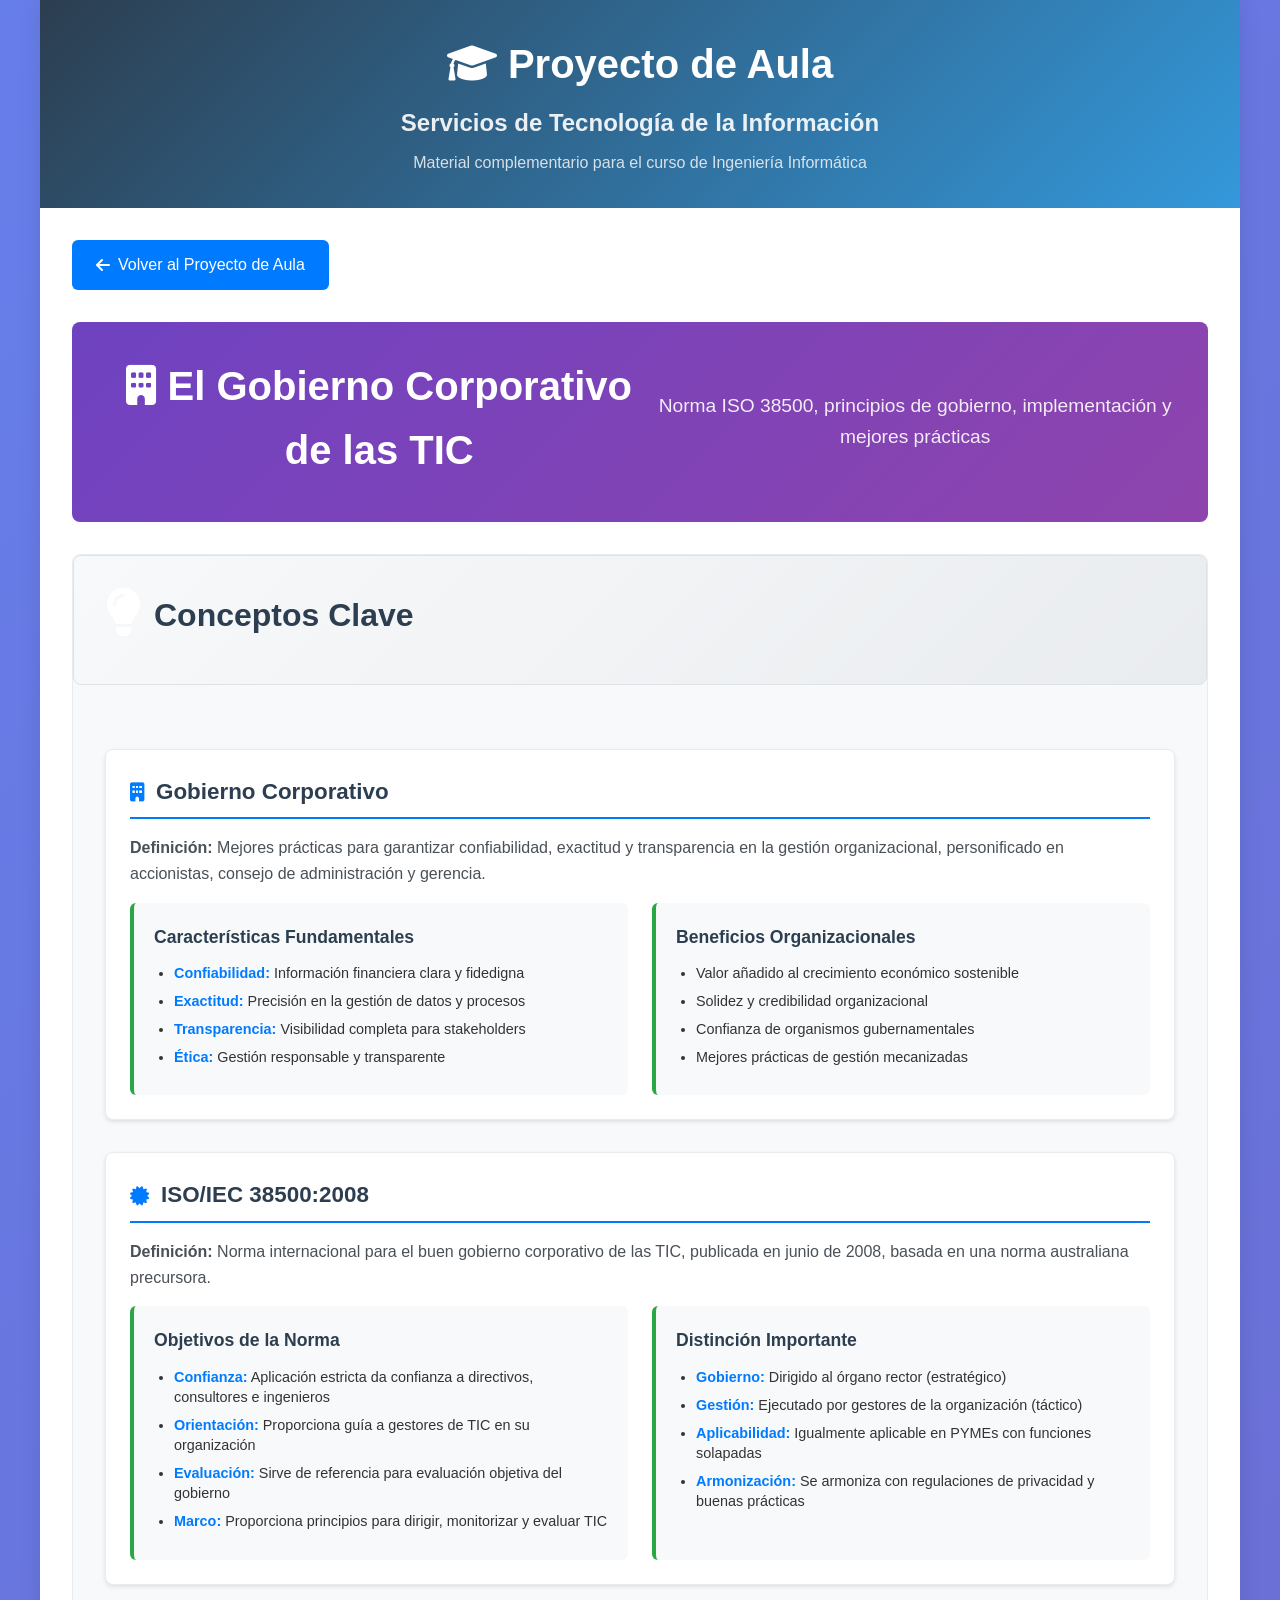
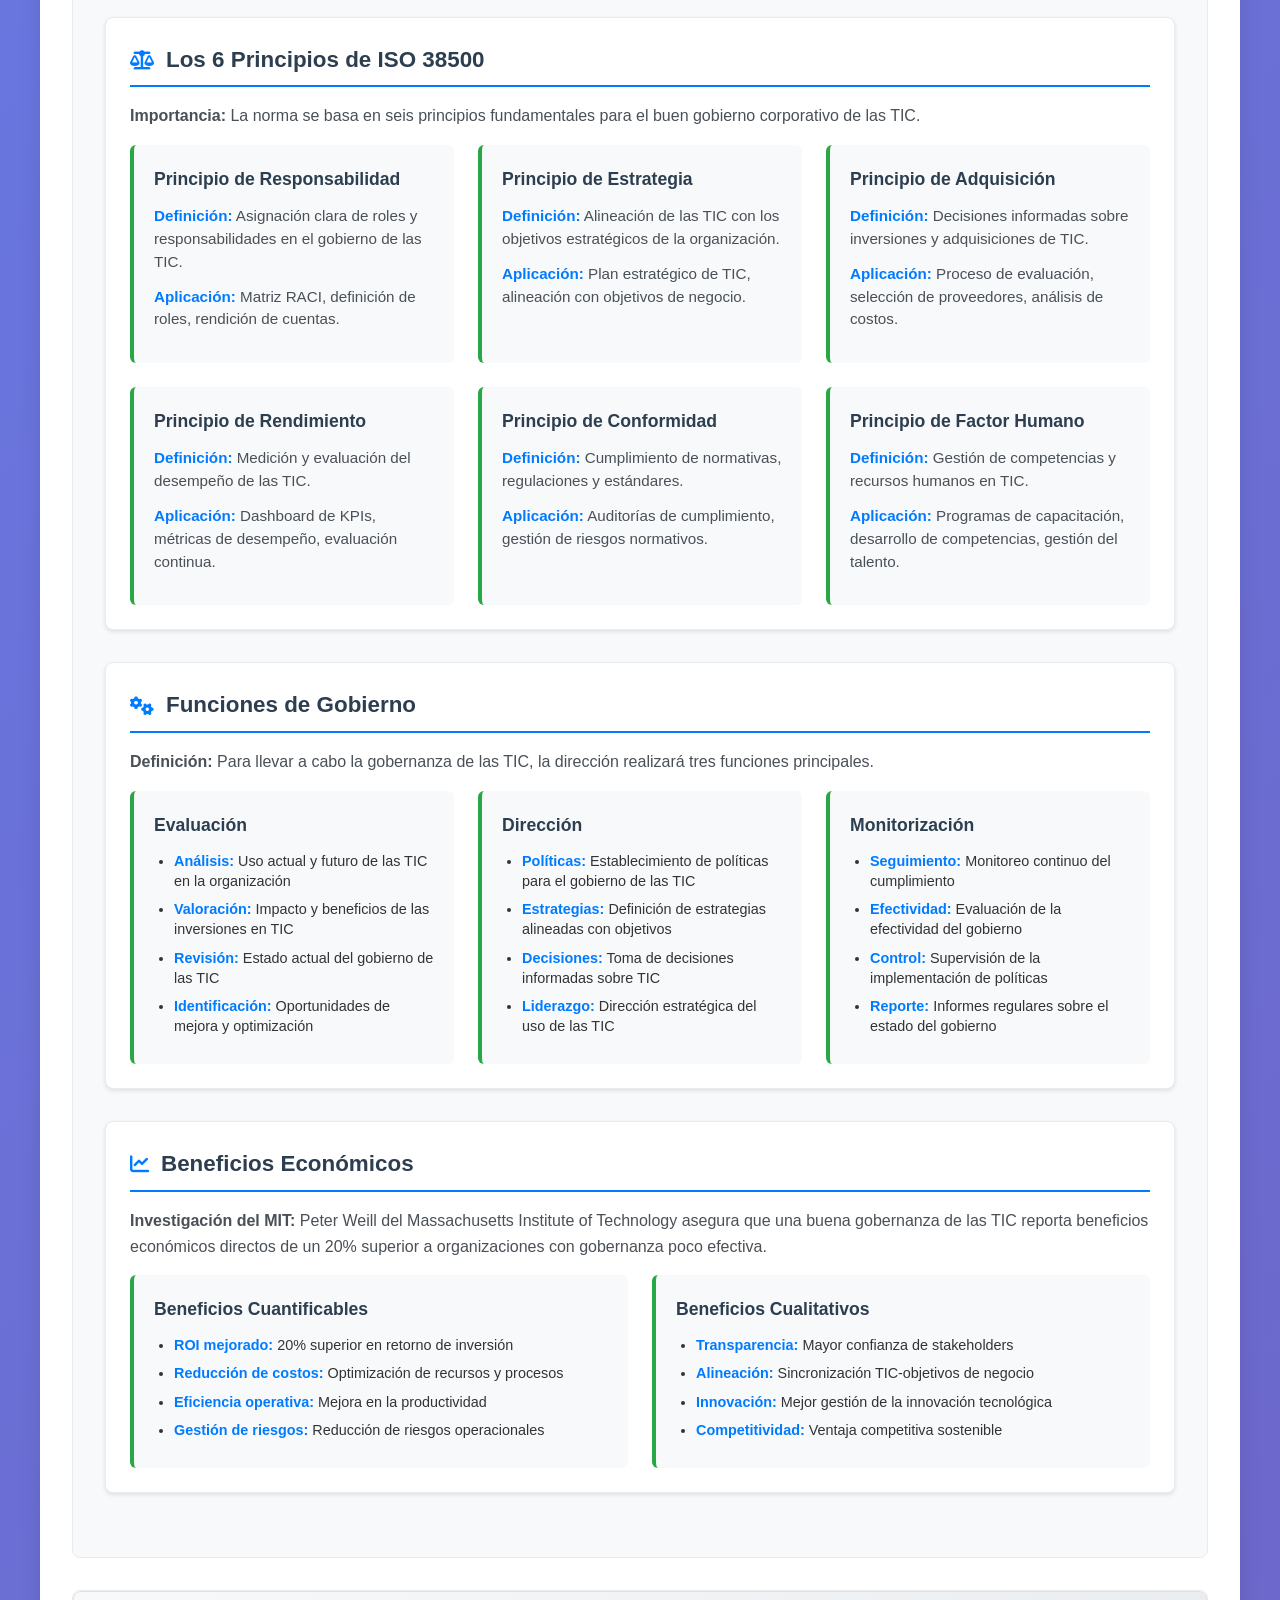
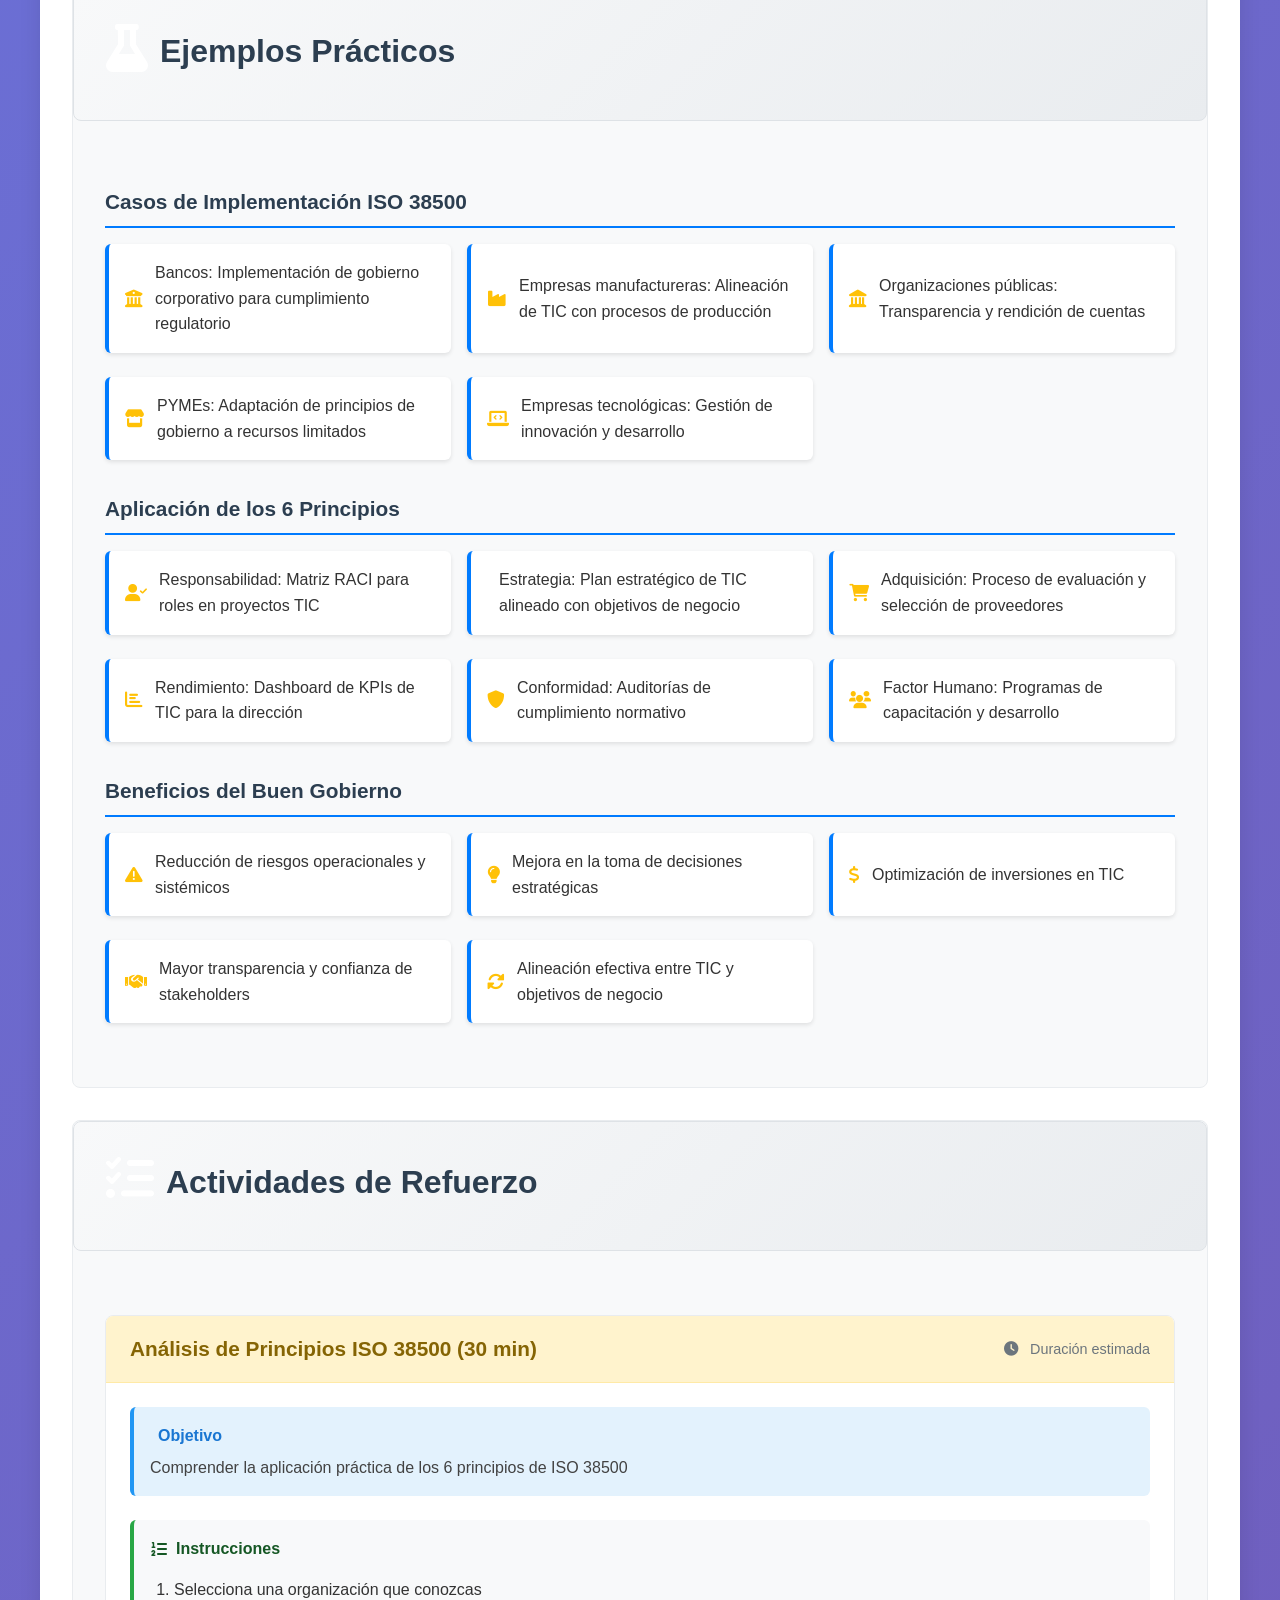
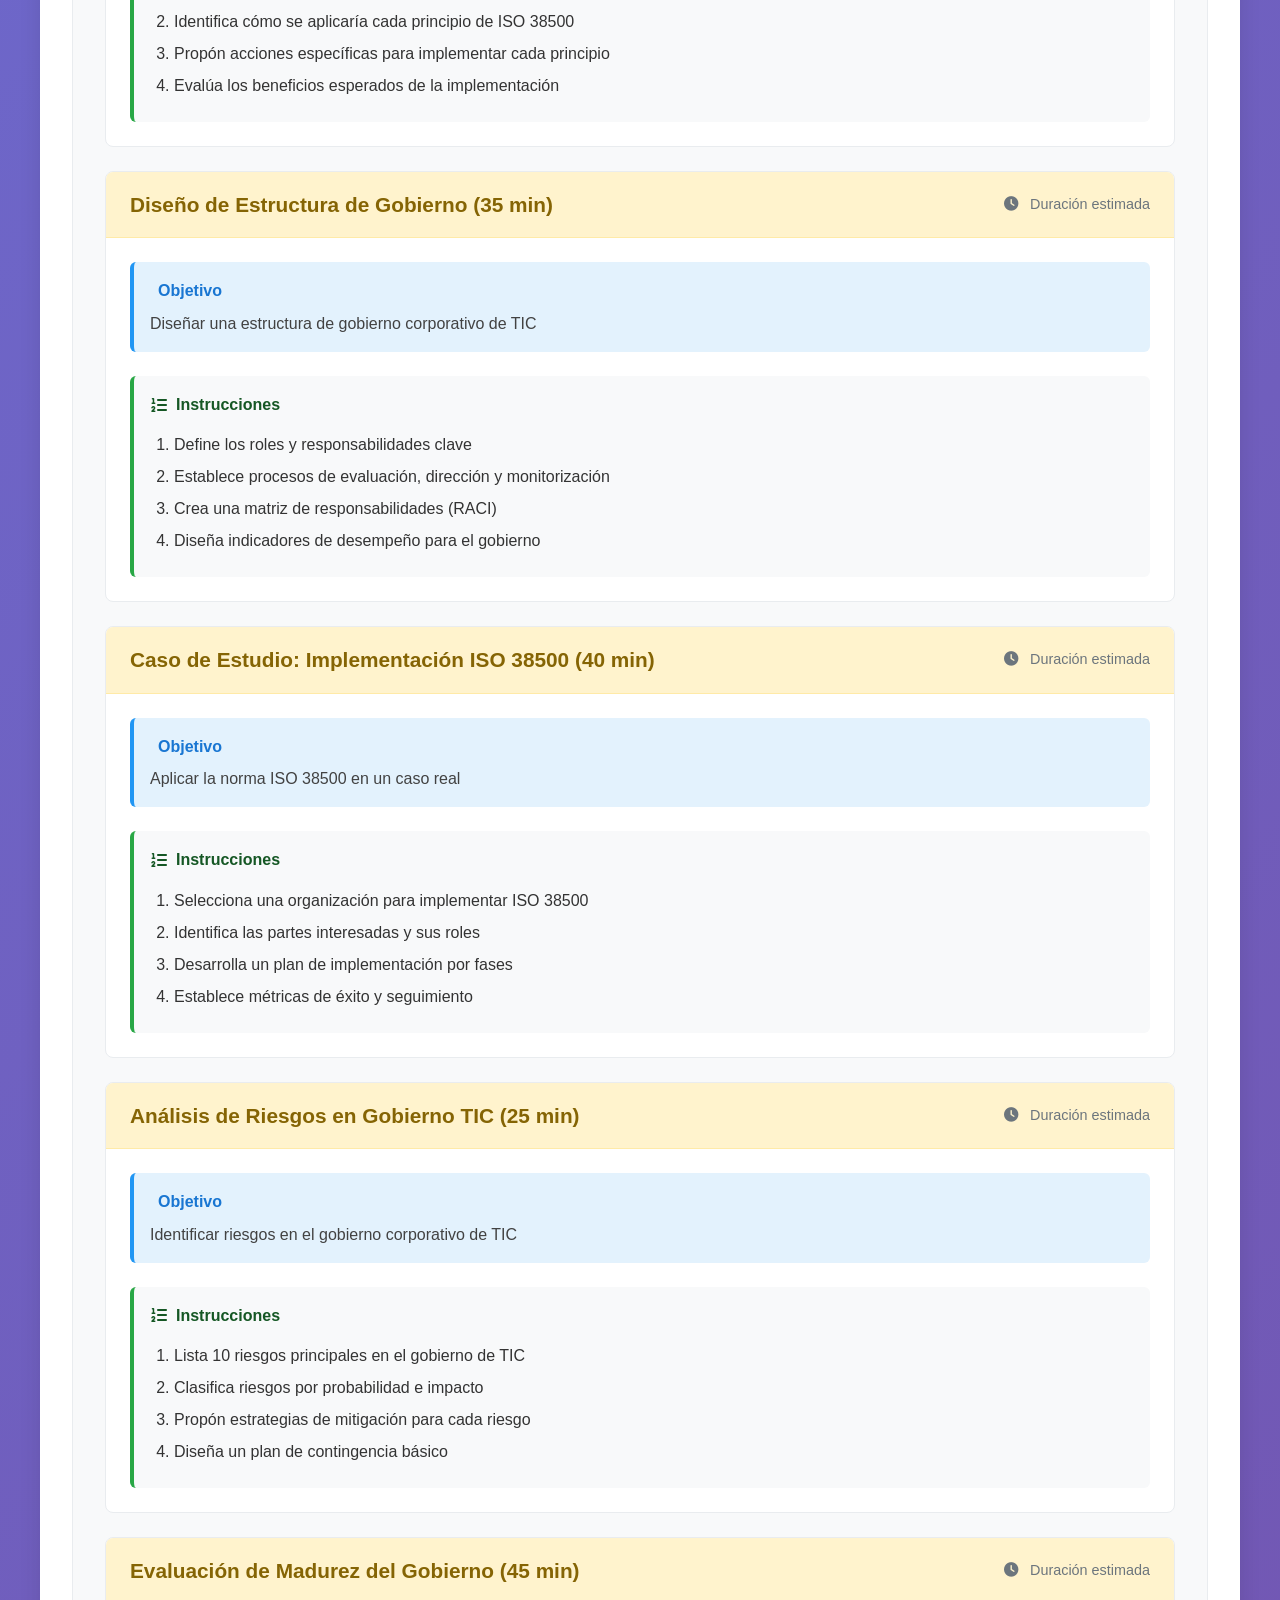
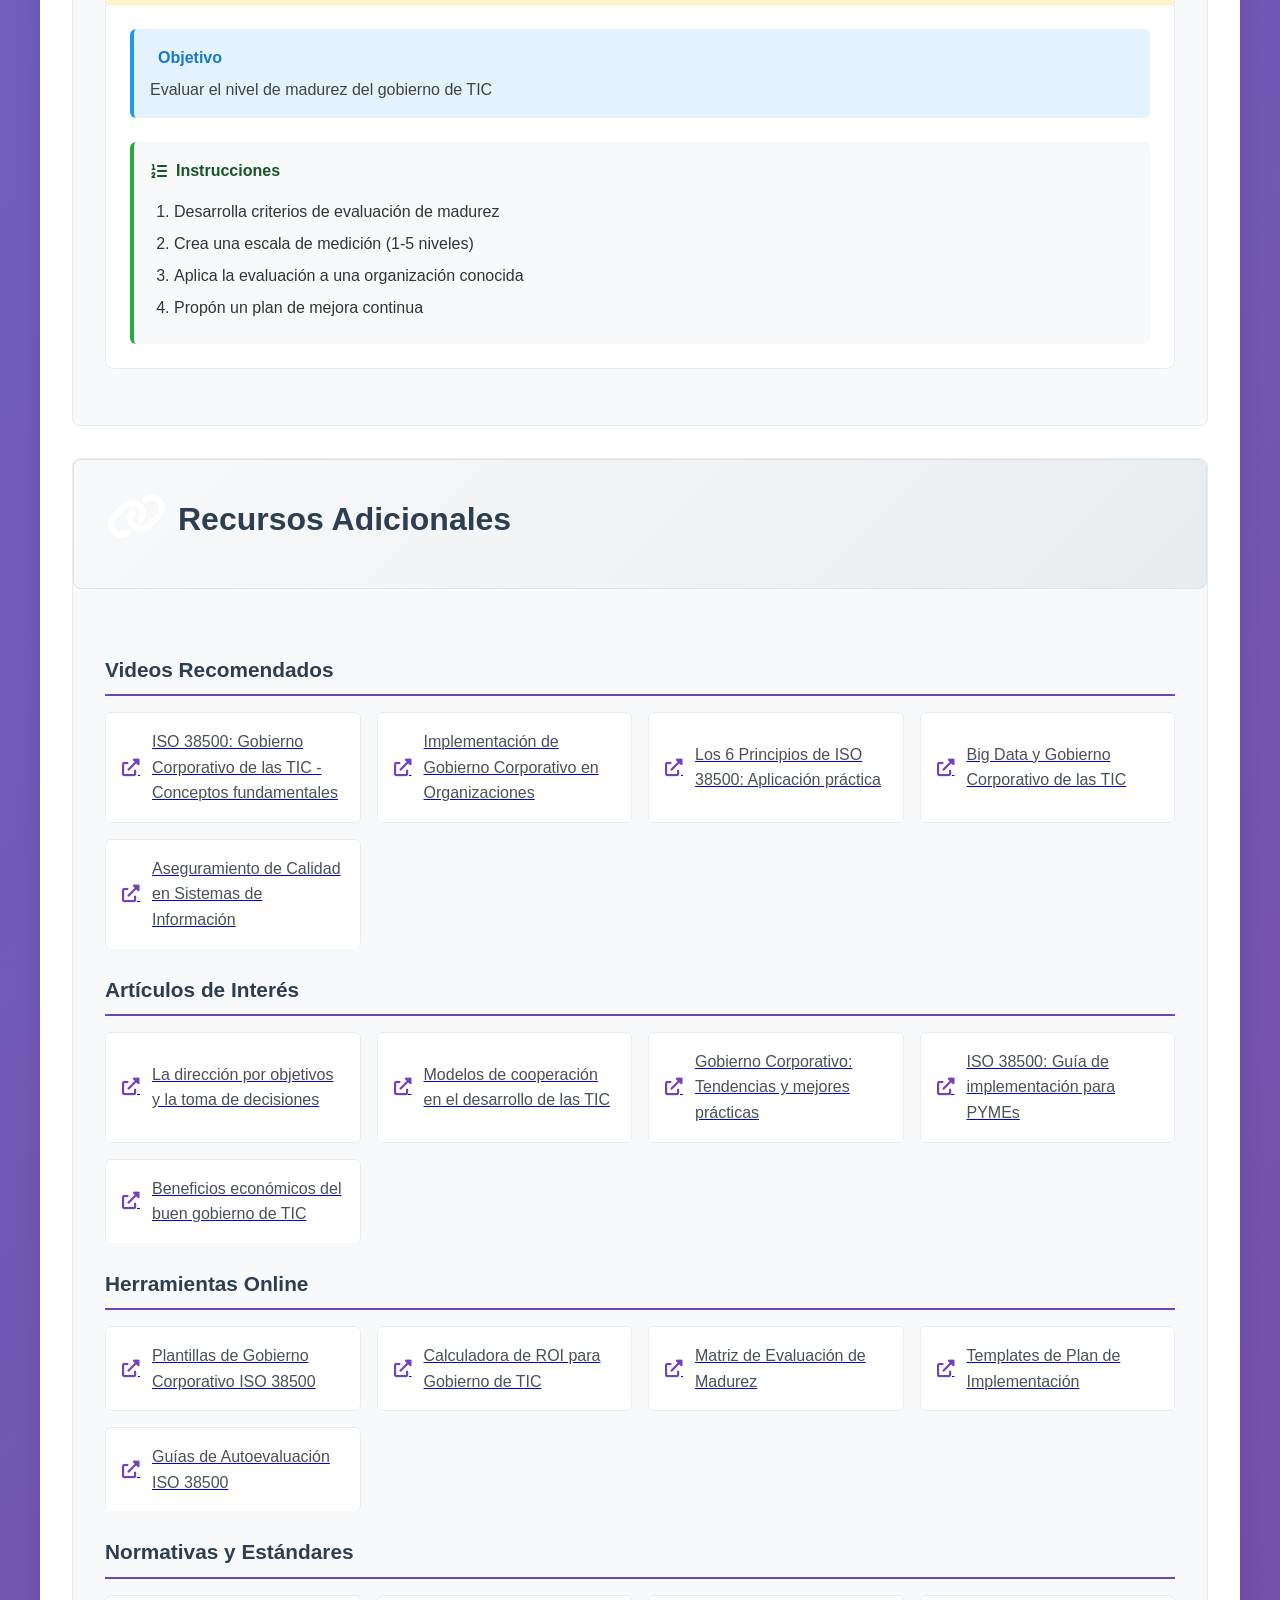
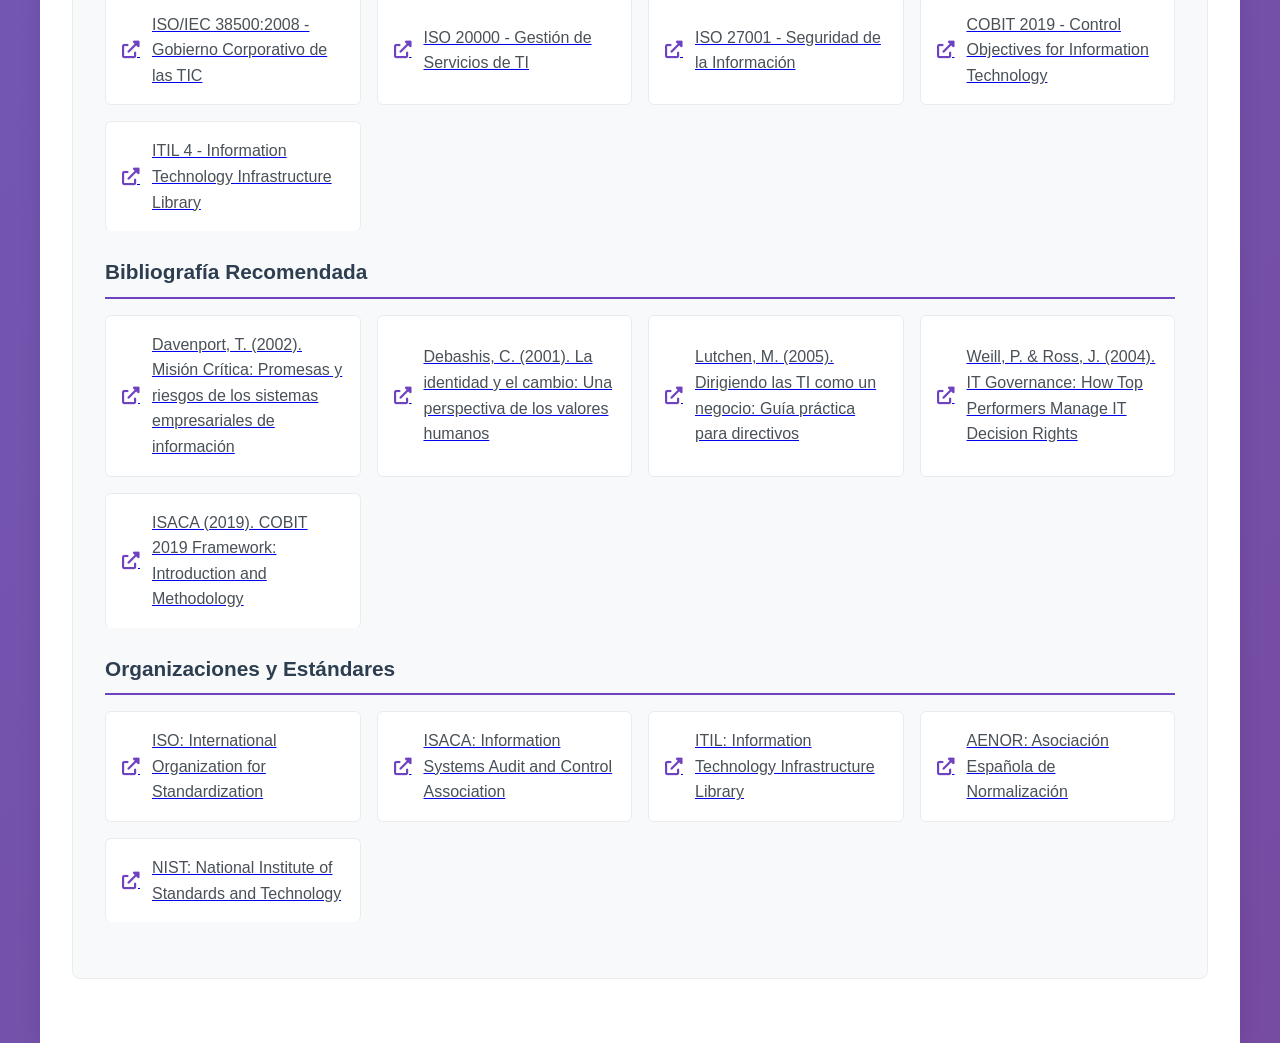
<file: Tema4/tema4.html>
<!DOCTYPE html>
<html lang="es">
<head>
    <meta charset="UTF-8">
    <meta name="viewport" content="width=device-width, initial-scale=1.0">
    <title>Tema 4: El Gobierno Corporativo de las TIC - Proyecto de Aula</title>
    <link rel="stylesheet" href="../styles.css">
    <link href="https://cdnjs.cloudflare.com/ajax/libs/font-awesome/6.0.0/css/all.min.css" rel="stylesheet">
    <style>
        .topic-page-container {
            max-width: 1200px;
            margin: 0 auto;
            padding: 2rem;
            background: white;
            min-height: 100vh;
        }
        .back-button {
            display: inline-flex;
            align-items: center;
            padding: 0.75rem 1.5rem;
            background: #007bff;
            color: white;
            text-decoration: none;
            border-radius: 6px;
            margin-bottom: 2rem;
            transition: background 0.3s ease;
        }
        .back-button:hover {
            background: #0056b3;
        }
        .back-button i {
            margin-right: 0.5rem;
        }
        .topic-header {
            background: linear-gradient(135deg, #6f42c1 0%, #8e44ad 100%);
            color: white;
            padding: 2rem;
            border-radius: 8px;
            margin-bottom: 2rem;
            text-align: center;
        }
        .topic-header h1 {
            margin: 0 0 0.5rem 0;
            font-size: 2.5rem;
        }
        .topic-header p {
            margin: 0;
            font-size: 1.2rem;
            opacity: 0.9;
        }
    </style>
</head>
<body>
    <div class="container">
        <!-- Header común -->
        <header class="header">
            <div class="header-content">
                <h1><i class="fas fa-graduation-cap"></i> Proyecto de Aula</h1>
                <h2>Servicios de Tecnología de la Información</h2>
                <p class="subtitle">Material complementario para el curso de Ingeniería Informática</p>
            </div>
        </header>

        <div class="topic-page-container">
        <a href="../index.html" class="back-button">
            <i class="fas fa-arrow-left"></i>
            Volver al Proyecto de Aula
        </a>

        <div class="topic-header">
            <h1><i class="fas fa-building"></i> El Gobierno Corporativo de las TIC</h1>
            <p>Norma ISO 38500, principios de gobierno, implementación y mejores prácticas</p>
        </div>

        <div class="topic-page">
            <!-- Conceptos Section -->
            <section class="topic-section">
                <div class="section-header">
                    <i class="fas fa-lightbulb"></i>
                    <h2>Conceptos Clave</h2>
                </div>
                <div class="section-content">
                    <div class="concept-detail">
                        <h3><i class="fas fa-building"></i> Gobierno Corporativo</h3>
                        <p><strong>Definición:</strong> Mejores prácticas para garantizar confiabilidad, exactitud y transparencia en la gestión organizacional, personificado en accionistas, consejo de administración y gerencia.</p>
                        <div class="concept-breakdown">
                            <div class="breakdown-item">
                                <h4>Características Fundamentales</h4>
                                <ul>
                                    <li><strong>Confiabilidad:</strong> Información financiera clara y fidedigna</li>
                                    <li><strong>Exactitud:</strong> Precisión en la gestión de datos y procesos</li>
                                    <li><strong>Transparencia:</strong> Visibilidad completa para stakeholders</li>
                                    <li><strong>Ética:</strong> Gestión responsable y transparente</li>
                                </ul>
                            </div>
                            <div class="breakdown-item">
                                <h4>Beneficios Organizacionales</h4>
                                <ul>
                                    <li>Valor añadido al crecimiento económico sostenible</li>
                                    <li>Solidez y credibilidad organizacional</li>
                                    <li>Confianza de organismos gubernamentales</li>
                                    <li>Mejores prácticas de gestión mecanizadas</li>
                                </ul>
                            </div>
                        </div>
                    </div>

                    <div class="concept-detail">
                        <h3><i class="fas fa-certificate"></i> ISO/IEC 38500:2008</h3>
                        <p><strong>Definición:</strong> Norma internacional para el buen gobierno corporativo de las TIC, publicada en junio de 2008, basada en una norma australiana precursora.</p>
                        <div class="concept-breakdown">
                            <div class="breakdown-item">
                                <h4>Objetivos de la Norma</h4>
                                <ul>
                                    <li><strong>Confianza:</strong> Aplicación estricta da confianza a directivos, consultores e ingenieros</li>
                                    <li><strong>Orientación:</strong> Proporciona guía a gestores de TIC en su organización</li>
                                    <li><strong>Evaluación:</strong> Sirve de referencia para evaluación objetiva del gobierno</li>
                                    <li><strong>Marco:</strong> Proporciona principios para dirigir, monitorizar y evaluar TIC</li>
                                </ul>
                            </div>
                            <div class="breakdown-item">
                                <h4>Distinción Importante</h4>
                                <ul>
                                    <li><strong>Gobierno:</strong> Dirigido al órgano rector (estratégico)</li>
                                    <li><strong>Gestión:</strong> Ejecutado por gestores de la organización (táctico)</li>
                                    <li><strong>Aplicabilidad:</strong> Igualmente aplicable en PYMEs con funciones solapadas</li>
                                    <li><strong>Armonización:</strong> Se armoniza con regulaciones de privacidad y buenas prácticas</li>
                                </ul>
                            </div>
                        </div>
                    </div>

                    <div class="concept-detail">
                        <h3><i class="fas fa-balance-scale"></i> Los 6 Principios de ISO 38500</h3>
                        <p><strong>Importancia:</strong> La norma se basa en seis principios fundamentales para el buen gobierno corporativo de las TIC.</p>
                        <div class="concept-breakdown">
                            <div class="breakdown-item">
                                <h4>Principio de Responsabilidad</h4>
                                <p><strong>Definición:</strong> Asignación clara de roles y responsabilidades en el gobierno de las TIC.</p>
                                <p><strong>Aplicación:</strong> Matriz RACI, definición de roles, rendición de cuentas.</p>
                            </div>
                            <div class="breakdown-item">
                                <h4>Principio de Estrategia</h4>
                                <p><strong>Definición:</strong> Alineación de las TIC con los objetivos estratégicos de la organización.</p>
                                <p><strong>Aplicación:</strong> Plan estratégico de TIC, alineación con objetivos de negocio.</p>
                            </div>
                            <div class="breakdown-item">
                                <h4>Principio de Adquisición</h4>
                                <p><strong>Definición:</strong> Decisiones informadas sobre inversiones y adquisiciones de TIC.</p>
                                <p><strong>Aplicación:</strong> Proceso de evaluación, selección de proveedores, análisis de costos.</p>
                            </div>
                            <div class="breakdown-item">
                                <h4>Principio de Rendimiento</h4>
                                <p><strong>Definición:</strong> Medición y evaluación del desempeño de las TIC.</p>
                                <p><strong>Aplicación:</strong> Dashboard de KPIs, métricas de desempeño, evaluación continua.</p>
                            </div>
                            <div class="breakdown-item">
                                <h4>Principio de Conformidad</h4>
                                <p><strong>Definición:</strong> Cumplimiento de normativas, regulaciones y estándares.</p>
                                <p><strong>Aplicación:</strong> Auditorías de cumplimiento, gestión de riesgos normativos.</p>
                            </div>
                            <div class="breakdown-item">
                                <h4>Principio de Factor Humano</h4>
                                <p><strong>Definición:</strong> Gestión de competencias y recursos humanos en TIC.</p>
                                <p><strong>Aplicación:</strong> Programas de capacitación, desarrollo de competencias, gestión del talento.</p>
                            </div>
                        </div>
                    </div>

                    <div class="concept-detail">
                        <h3><i class="fas fa-cogs"></i> Funciones de Gobierno</h3>
                        <p><strong>Definición:</strong> Para llevar a cabo la gobernanza de las TIC, la dirección realizará tres funciones principales.</p>
                        <div class="concept-breakdown">
                            <div class="breakdown-item">
                                <h4>Evaluación</h4>
                                <ul>
                                    <li><strong>Análisis:</strong> Uso actual y futuro de las TIC en la organización</li>
                                    <li><strong>Valoración:</strong> Impacto y beneficios de las inversiones en TIC</li>
                                    <li><strong>Revisión:</strong> Estado actual del gobierno de las TIC</li>
                                    <li><strong>Identificación:</strong> Oportunidades de mejora y optimización</li>
                                </ul>
                            </div>
                            <div class="breakdown-item">
                                <h4>Dirección</h4>
                                <ul>
                                    <li><strong>Políticas:</strong> Establecimiento de políticas para el gobierno de las TIC</li>
                                    <li><strong>Estrategias:</strong> Definición de estrategias alineadas con objetivos</li>
                                    <li><strong>Decisiones:</strong> Toma de decisiones informadas sobre TIC</li>
                                    <li><strong>Liderazgo:</strong> Dirección estratégica del uso de las TIC</li>
                                </ul>
                            </div>
                            <div class="breakdown-item">
                                <h4>Monitorización</h4>
                                <ul>
                                    <li><strong>Seguimiento:</strong> Monitoreo continuo del cumplimiento</li>
                                    <li><strong>Efectividad:</strong> Evaluación de la efectividad del gobierno</li>
                                    <li><strong>Control:</strong> Supervisión de la implementación de políticas</li>
                                    <li><strong>Reporte:</strong> Informes regulares sobre el estado del gobierno</li>
                                </ul>
                            </div>
                        </div>
                    </div>

                    <div class="concept-detail">
                        <h3><i class="fas fa-chart-line"></i> Beneficios Económicos</h3>
                        <p><strong>Investigación del MIT:</strong> Peter Weill del Massachusetts Institute of Technology asegura que una buena gobernanza de las TIC reporta beneficios económicos directos de un 20% superior a organizaciones con gobernanza poco efectiva.</p>
                        <div class="concept-breakdown">
                            <div class="breakdown-item">
                                <h4>Beneficios Cuantificables</h4>
                                <ul>
                                    <li><strong>ROI mejorado:</strong> 20% superior en retorno de inversión</li>
                                    <li><strong>Reducción de costos:</strong> Optimización de recursos y procesos</li>
                                    <li><strong>Eficiencia operativa:</strong> Mejora en la productividad</li>
                                    <li><strong>Gestión de riesgos:</strong> Reducción de riesgos operacionales</li>
                                </ul>
                            </div>
                            <div class="breakdown-item">
                                <h4>Beneficios Cualitativos</h4>
                                <ul>
                                    <li><strong>Transparencia:</strong> Mayor confianza de stakeholders</li>
                                    <li><strong>Alineación:</strong> Sincronización TIC-objetivos de negocio</li>
                                    <li><strong>Innovación:</strong> Mejor gestión de la innovación tecnológica</li>
                                    <li><strong>Competitividad:</strong> Ventaja competitiva sostenible</li>
                                </ul>
                            </div>
                        </div>
                    </div>
                </div>
            </section>

            <!-- Ejemplos Section -->
            <section class="topic-section">
                <div class="section-header">
                    <i class="fas fa-flask"></i>
                    <h2>Ejemplos Prácticos</h2>
                </div>
                <div class="section-content">
                    <div class="example-section">
                        <h3>Casos de Implementación ISO 38500</h3>
                        <div class="example-grid">
                            <div class="example-item">
                                <i class="fas fa-university"></i>
                                <span>Bancos: Implementación de gobierno corporativo para cumplimiento regulatorio</span>
                            </div>
                            <div class="example-item">
                                <i class="fas fa-industry"></i>
                                <span>Empresas manufactureras: Alineación de TIC con procesos de producción</span>
                            </div>
                            <div class="example-item">
                                <i class="fas fa-landmark"></i>
                                <span>Organizaciones públicas: Transparencia y rendición de cuentas</span>
                            </div>
                            <div class="example-item">
                                <i class="fas fa-store"></i>
                                <span>PYMEs: Adaptación de principios de gobierno a recursos limitados</span>
                            </div>
                            <div class="example-item">
                                <i class="fas fa-laptop-code"></i>
                                <span>Empresas tecnológicas: Gestión de innovación y desarrollo</span>
                            </div>
                        </div>
                    </div>
                    <div class="example-section">
                        <h3>Aplicación de los 6 Principios</h3>
                        <div class="example-grid">
                            <div class="example-item">
                                <i class="fas fa-user-check"></i>
                                <span>Responsabilidad: Matriz RACI para roles en proyectos TIC</span>
                            </div>
                            <div class="example-item">
                                <i class="fas fa-target"></i>
                                <span>Estrategia: Plan estratégico de TIC alineado con objetivos de negocio</span>
                            </div>
                            <div class="example-item">
                                <i class="fas fa-shopping-cart"></i>
                                <span>Adquisición: Proceso de evaluación y selección de proveedores</span>
                            </div>
                            <div class="example-item">
                                <i class="fas fa-chart-bar"></i>
                                <span>Rendimiento: Dashboard de KPIs de TIC para la dirección</span>
                            </div>
                            <div class="example-item">
                                <i class="fas fa-shield-alt"></i>
                                <span>Conformidad: Auditorías de cumplimiento normativo</span>
                            </div>
                            <div class="example-item">
                                <i class="fas fa-users"></i>
                                <span>Factor Humano: Programas de capacitación y desarrollo</span>
                            </div>
                        </div>
                    </div>
                    <div class="example-section">
                        <h3>Beneficios del Buen Gobierno</h3>
                        <div class="example-grid">
                            <div class="example-item">
                                <i class="fas fa-exclamation-triangle"></i>
                                <span>Reducción de riesgos operacionales y sistémicos</span>
                            </div>
                            <div class="example-item">
                                <i class="fas fa-lightbulb"></i>
                                <span>Mejora en la toma de decisiones estratégicas</span>
                            </div>
                            <div class="example-item">
                                <i class="fas fa-dollar-sign"></i>
                                <span>Optimización de inversiones en TIC</span>
                            </div>
                            <div class="example-item">
                                <i class="fas fa-handshake"></i>
                                <span>Mayor transparencia y confianza de stakeholders</span>
                            </div>
                            <div class="example-item">
                                <i class="fas fa-sync-alt"></i>
                                <span>Alineación efectiva entre TIC y objetivos de negocio</span>
                            </div>
                        </div>
                    </div>
                </div>
            </section>

            <!-- Actividades Section -->
            <section class="topic-section">
                <div class="section-header">
                    <i class="fas fa-tasks"></i>
                    <h2>Actividades de Refuerzo</h2>
                </div>
                <div class="section-content">
                    <div class="activity-section">
                        <div class="activity-header">
                            <h3>Análisis de Principios ISO 38500 (30 min)</h3>
                            <div class="activity-meta">
                                <span class="duration"><i class="fas fa-clock"></i> Duración estimada</span>
                            </div>
                        </div>
                        <div class="activity-content">
                            <div class="activity-objective">
                                <h4><i class="fas fa-target"></i> Objetivo</h4>
                                <p>Comprender la aplicación práctica de los 6 principios de ISO 38500</p>
                            </div>
                            <div class="activity-instructions">
                                <h4><i class="fas fa-list-ol"></i> Instrucciones</h4>
                                <ol>
                                    <li>Selecciona una organización que conozcas</li>
                                    <li>Identifica cómo se aplicaría cada principio de ISO 38500</li>
                                    <li>Propón acciones específicas para implementar cada principio</li>
                                    <li>Evalúa los beneficios esperados de la implementación</li>
                                </ol>
                            </div>
                        </div>
                    </div>
                    <div class="activity-section">
                        <div class="activity-header">
                            <h3>Diseño de Estructura de Gobierno (35 min)</h3>
                            <div class="activity-meta">
                                <span class="duration"><i class="fas fa-clock"></i> Duración estimada</span>
                            </div>
                        </div>
                        <div class="activity-content">
                            <div class="activity-objective">
                                <h4><i class="fas fa-target"></i> Objetivo</h4>
                                <p>Diseñar una estructura de gobierno corporativo de TIC</p>
                            </div>
                            <div class="activity-instructions">
                                <h4><i class="fas fa-list-ol"></i> Instrucciones</h4>
                                <ol>
                                    <li>Define los roles y responsabilidades clave</li>
                                    <li>Establece procesos de evaluación, dirección y monitorización</li>
                                    <li>Crea una matriz de responsabilidades (RACI)</li>
                                    <li>Diseña indicadores de desempeño para el gobierno</li>
                                </ol>
                            </div>
                        </div>
                    </div>
                    <div class="activity-section">
                        <div class="activity-header">
                            <h3>Caso de Estudio: Implementación ISO 38500 (40 min)</h3>
                            <div class="activity-meta">
                                <span class="duration"><i class="fas fa-clock"></i> Duración estimada</span>
                            </div>
                        </div>
                        <div class="activity-content">
                            <div class="activity-objective">
                                <h4><i class="fas fa-target"></i> Objetivo</h4>
                                <p>Aplicar la norma ISO 38500 en un caso real</p>
                            </div>
                            <div class="activity-instructions">
                                <h4><i class="fas fa-list-ol"></i> Instrucciones</h4>
                                <ol>
                                    <li>Selecciona una organización para implementar ISO 38500</li>
                                    <li>Identifica las partes interesadas y sus roles</li>
                                    <li>Desarrolla un plan de implementación por fases</li>
                                    <li>Establece métricas de éxito y seguimiento</li>
                                </ol>
                            </div>
                        </div>
                    </div>
                    <div class="activity-section">
                        <div class="activity-header">
                            <h3>Análisis de Riesgos en Gobierno TIC (25 min)</h3>
                            <div class="activity-meta">
                                <span class="duration"><i class="fas fa-clock"></i> Duración estimada</span>
                            </div>
                        </div>
                        <div class="activity-content">
                            <div class="activity-objective">
                                <h4><i class="fas fa-target"></i> Objetivo</h4>
                                <p>Identificar riesgos en el gobierno corporativo de TIC</p>
                            </div>
                            <div class="activity-instructions">
                                <h4><i class="fas fa-list-ol"></i> Instrucciones</h4>
                                <ol>
                                    <li>Lista 10 riesgos principales en el gobierno de TIC</li>
                                    <li>Clasifica riesgos por probabilidad e impacto</li>
                                    <li>Propón estrategias de mitigación para cada riesgo</li>
                                    <li>Diseña un plan de contingencia básico</li>
                                </ol>
                            </div>
                        </div>
                    </div>
                    <div class="activity-section">
                        <div class="activity-header">
                            <h3>Evaluación de Madurez del Gobierno (45 min)</h3>
                            <div class="activity-meta">
                                <span class="duration"><i class="fas fa-clock"></i> Duración estimada</span>
                            </div>
                        </div>
                        <div class="activity-content">
                            <div class="activity-objective">
                                <h4><i class="fas fa-target"></i> Objetivo</h4>
                                <p>Evaluar el nivel de madurez del gobierno de TIC</p>
                            </div>
                            <div class="activity-instructions">
                                <h4><i class="fas fa-list-ol"></i> Instrucciones</h4>
                                <ol>
                                    <li>Desarrolla criterios de evaluación de madurez</li>
                                    <li>Crea una escala de medición (1-5 niveles)</li>
                                    <li>Aplica la evaluación a una organización conocida</li>
                                    <li>Propón un plan de mejora continua</li>
                                </ol>
                            </div>
                        </div>
                    </div>
                </div>
            </section>

            <!-- Recursos Section -->
            <section class="topic-section">
                <div class="section-header">
                    <i class="fas fa-link"></i>
                    <h2>Recursos Adicionales</h2>
                </div>
                <div class="section-content">
                    <div class="resource-section">
                        <h3>Videos Recomendados</h3>
                        <div class="resource-grid">
                            <a class="resource-item" href="#" target="_blank" rel="noopener">
                                <i class="fas fa-external-link-alt"></i>
                                <span>ISO 38500: Gobierno Corporativo de las TIC - Conceptos fundamentales</span>
                            </a>
                            <a class="resource-item" href="#" target="_blank" rel="noopener">
                                <i class="fas fa-external-link-alt"></i>
                                <span>Implementación de Gobierno Corporativo en Organizaciones</span>
                            </a>
                            <a class="resource-item" href="#" target="_blank" rel="noopener">
                                <i class="fas fa-external-link-alt"></i>
                                <span>Los 6 Principios de ISO 38500: Aplicación práctica</span>
                            </a>
                            <a class="resource-item" href="#" target="_blank" rel="noopener">
                                <i class="fas fa-external-link-alt"></i>
                                <span>Big Data y Gobierno Corporativo de las TIC</span>
                            </a>
                            <a class="resource-item" href="#" target="_blank" rel="noopener">
                                <i class="fas fa-external-link-alt"></i>
                                <span>Aseguramiento de Calidad en Sistemas de Información</span>
                            </a>
                        </div>
                    </div>
                    <div class="resource-section">
                        <h3>Artículos de Interés</h3>
                        <div class="resource-grid">
                            <a class="resource-item" href="#" target="_blank" rel="noopener">
                                <i class="fas fa-external-link-alt"></i>
                                <span>La dirección por objetivos y la toma de decisiones</span>
                            </a>
                            <a class="resource-item" href="#" target="_blank" rel="noopener">
                                <i class="fas fa-external-link-alt"></i>
                                <span>Modelos de cooperación en el desarrollo de las TIC</span>
                            </a>
                            <a class="resource-item" href="#" target="_blank" rel="noopener">
                                <i class="fas fa-external-link-alt"></i>
                                <span>Gobierno Corporativo: Tendencias y mejores prácticas</span>
                            </a>
                            <a class="resource-item" href="#" target="_blank" rel="noopener">
                                <i class="fas fa-external-link-alt"></i>
                                <span>ISO 38500: Guía de implementación para PYMEs</span>
                            </a>
                            <a class="resource-item" href="#" target="_blank" rel="noopener">
                                <i class="fas fa-external-link-alt"></i>
                                <span>Beneficios económicos del buen gobierno de TIC</span>
                            </a>
                        </div>
                    </div>
                    <div class="resource-section">
                        <h3>Herramientas Online</h3>
                        <div class="resource-grid">
                            <a class="resource-item" href="#" target="_blank" rel="noopener">
                                <i class="fas fa-external-link-alt"></i>
                                <span>Plantillas de Gobierno Corporativo ISO 38500</span>
                            </a>
                            <a class="resource-item" href="#" target="_blank" rel="noopener">
                                <i class="fas fa-external-link-alt"></i>
                                <span>Calculadora de ROI para Gobierno de TIC</span>
                            </a>
                            <a class="resource-item" href="#" target="_blank" rel="noopener">
                                <i class="fas fa-external-link-alt"></i>
                                <span>Matriz de Evaluación de Madurez</span>
                            </a>
                            <a class="resource-item" href="#" target="_blank" rel="noopener">
                                <i class="fas fa-external-link-alt"></i>
                                <span>Templates de Plan de Implementación</span>
                            </a>
                            <a class="resource-item" href="#" target="_blank" rel="noopener">
                                <i class="fas fa-external-link-alt"></i>
                                <span>Guías de Autoevaluación ISO 38500</span>
                            </a>
                        </div>
                    </div>
                    <div class="resource-section">
                        <h3>Normativas y Estándares</h3>
                        <div class="resource-grid">
                            <a class="resource-item" href="#" target="_blank" rel="noopener">
                                <i class="fas fa-external-link-alt"></i>
                                <span>ISO/IEC 38500:2008 - Gobierno Corporativo de las TIC</span>
                            </a>
                            <a class="resource-item" href="#" target="_blank" rel="noopener">
                                <i class="fas fa-external-link-alt"></i>
                                <span>ISO 20000 - Gestión de Servicios de TI</span>
                            </a>
                            <a class="resource-item" href="#" target="_blank" rel="noopener">
                                <i class="fas fa-external-link-alt"></i>
                                <span>ISO 27001 - Seguridad de la Información</span>
                            </a>
                            <a class="resource-item" href="#" target="_blank" rel="noopener">
                                <i class="fas fa-external-link-alt"></i>
                                <span>COBIT 2019 - Control Objectives for Information Technology</span>
                            </a>
                            <a class="resource-item" href="#" target="_blank" rel="noopener">
                                <i class="fas fa-external-link-alt"></i>
                                <span>ITIL 4 - Information Technology Infrastructure Library</span>
                            </a>
                        </div>
                    </div>
                    <div class="resource-section">
                        <h3>Bibliografía Recomendada</h3>
                        <div class="resource-grid">
                            <a class="resource-item" href="#" target="_blank" rel="noopener">
                                <i class="fas fa-external-link-alt"></i>
                                <span>Davenport, T. (2002). Misión Crítica: Promesas y riesgos de los sistemas empresariales de información</span>
                            </a>
                            <a class="resource-item" href="#" target="_blank" rel="noopener">
                                <i class="fas fa-external-link-alt"></i>
                                <span>Debashis, C. (2001). La identidad y el cambio: Una perspectiva de los valores humanos</span>
                            </a>
                            <a class="resource-item" href="#" target="_blank" rel="noopener">
                                <i class="fas fa-external-link-alt"></i>
                                <span>Lutchen, M. (2005). Dirigiendo las TI como un negocio: Guía práctica para directivos</span>
                            </a>
                            <a class="resource-item" href="#" target="_blank" rel="noopener">
                                <i class="fas fa-external-link-alt"></i>
                                <span>Weill, P. & Ross, J. (2004). IT Governance: How Top Performers Manage IT Decision Rights</span>
                            </a>
                            <a class="resource-item" href="#" target="_blank" rel="noopener">
                                <i class="fas fa-external-link-alt"></i>
                                <span>ISACA (2019). COBIT 2019 Framework: Introduction and Methodology</span>
                            </a>
                        </div>
                    </div>
                    <div class="resource-section">
                        <h3>Organizaciones y Estándares</h3>
                        <div class="resource-grid">
                            <a class="resource-item" href="#" target="_blank" rel="noopener">
                                <i class="fas fa-external-link-alt"></i>
                                <span>ISO: International Organization for Standardization</span>
                            </a>
                            <a class="resource-item" href="#" target="_blank" rel="noopener">
                                <i class="fas fa-external-link-alt"></i>
                                <span>ISACA: Information Systems Audit and Control Association</span>
                            </a>
                            <a class="resource-item" href="#" target="_blank" rel="noopener">
                                <i class="fas fa-external-link-alt"></i>
                                <span>ITIL: Information Technology Infrastructure Library</span>
                            </a>
                            <a class="resource-item" href="#" target="_blank" rel="noopener">
                                <i class="fas fa-external-link-alt"></i>
                                <span>AENOR: Asociación Española de Normalización</span>
                            </a>
                            <a class="resource-item" href="#" target="_blank" rel="noopener">
                                <i class="fas fa-external-link-alt"></i>
                                <span>NIST: National Institute of Standards and Technology</span>
                            </a>
                        </div>
                    </div>
                </div>
            </section>
        </div>
        </div>
    </div>
</body>
</html>
</file>
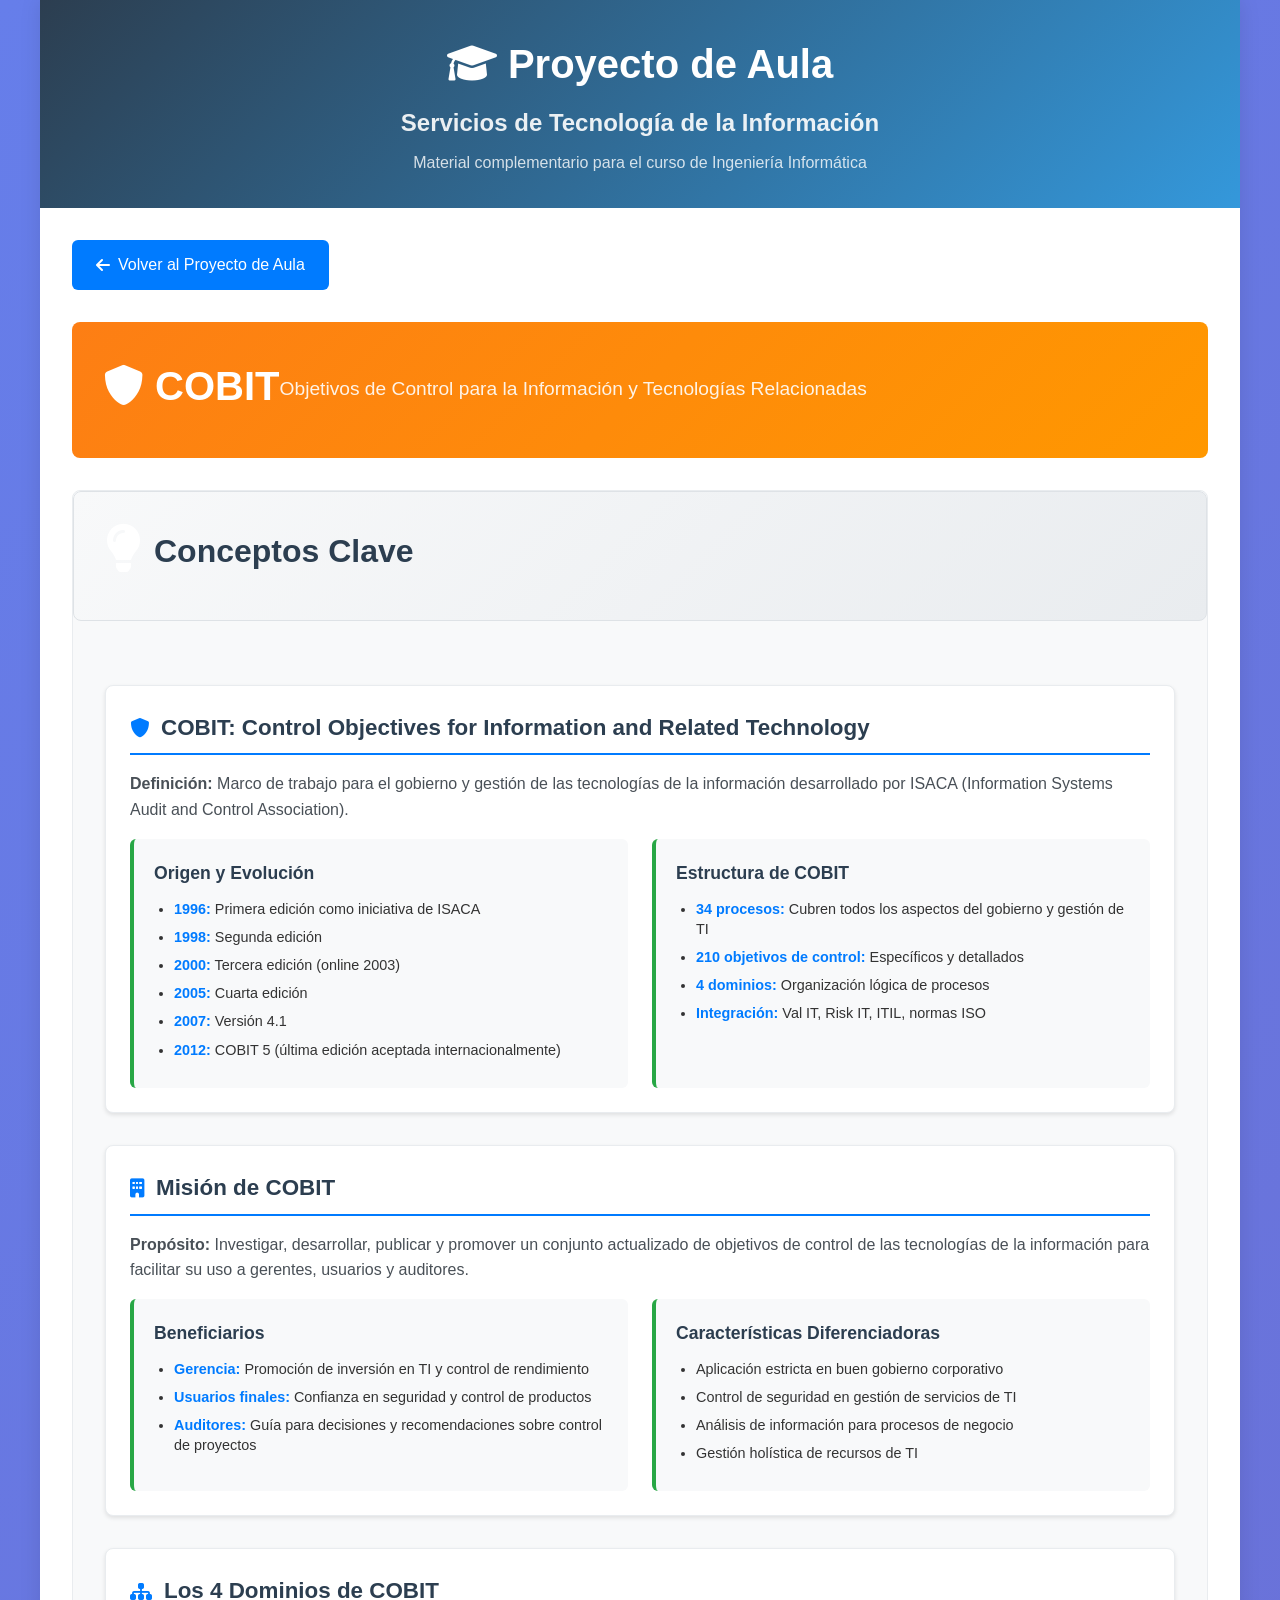
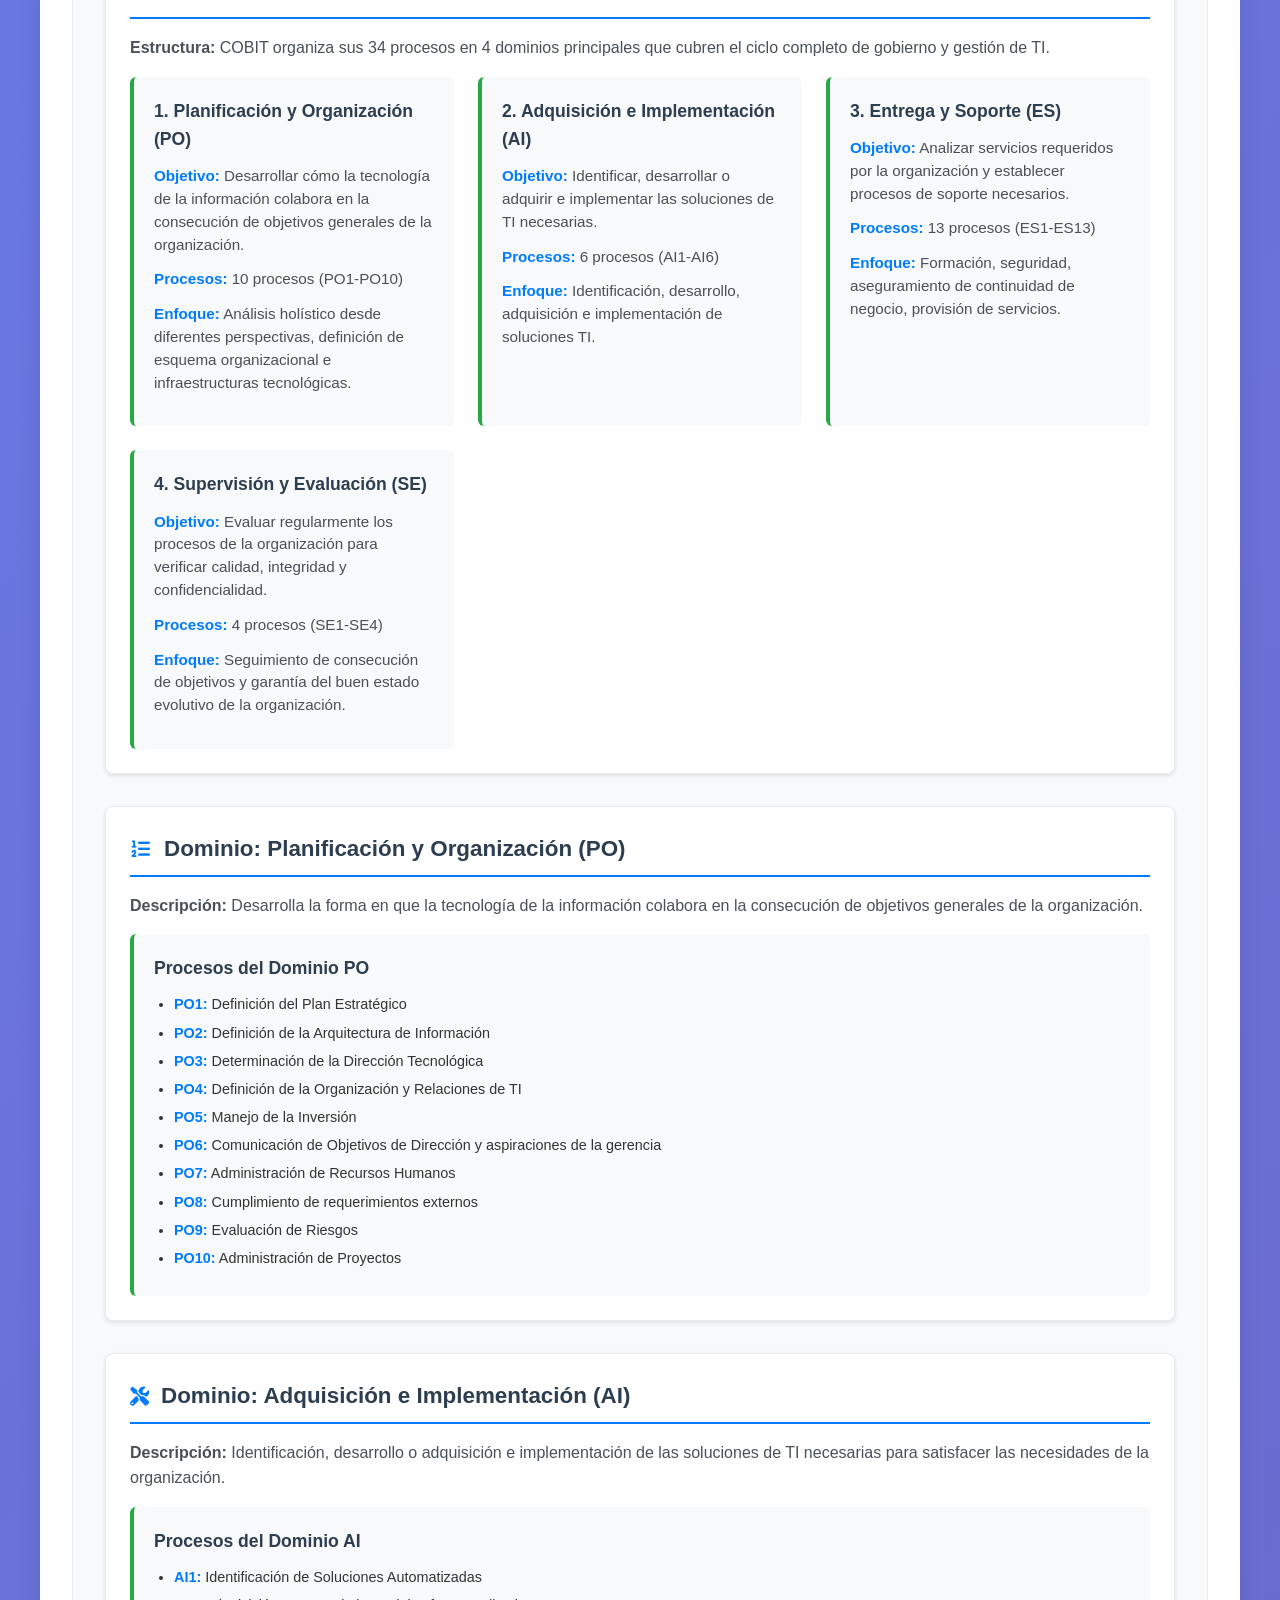
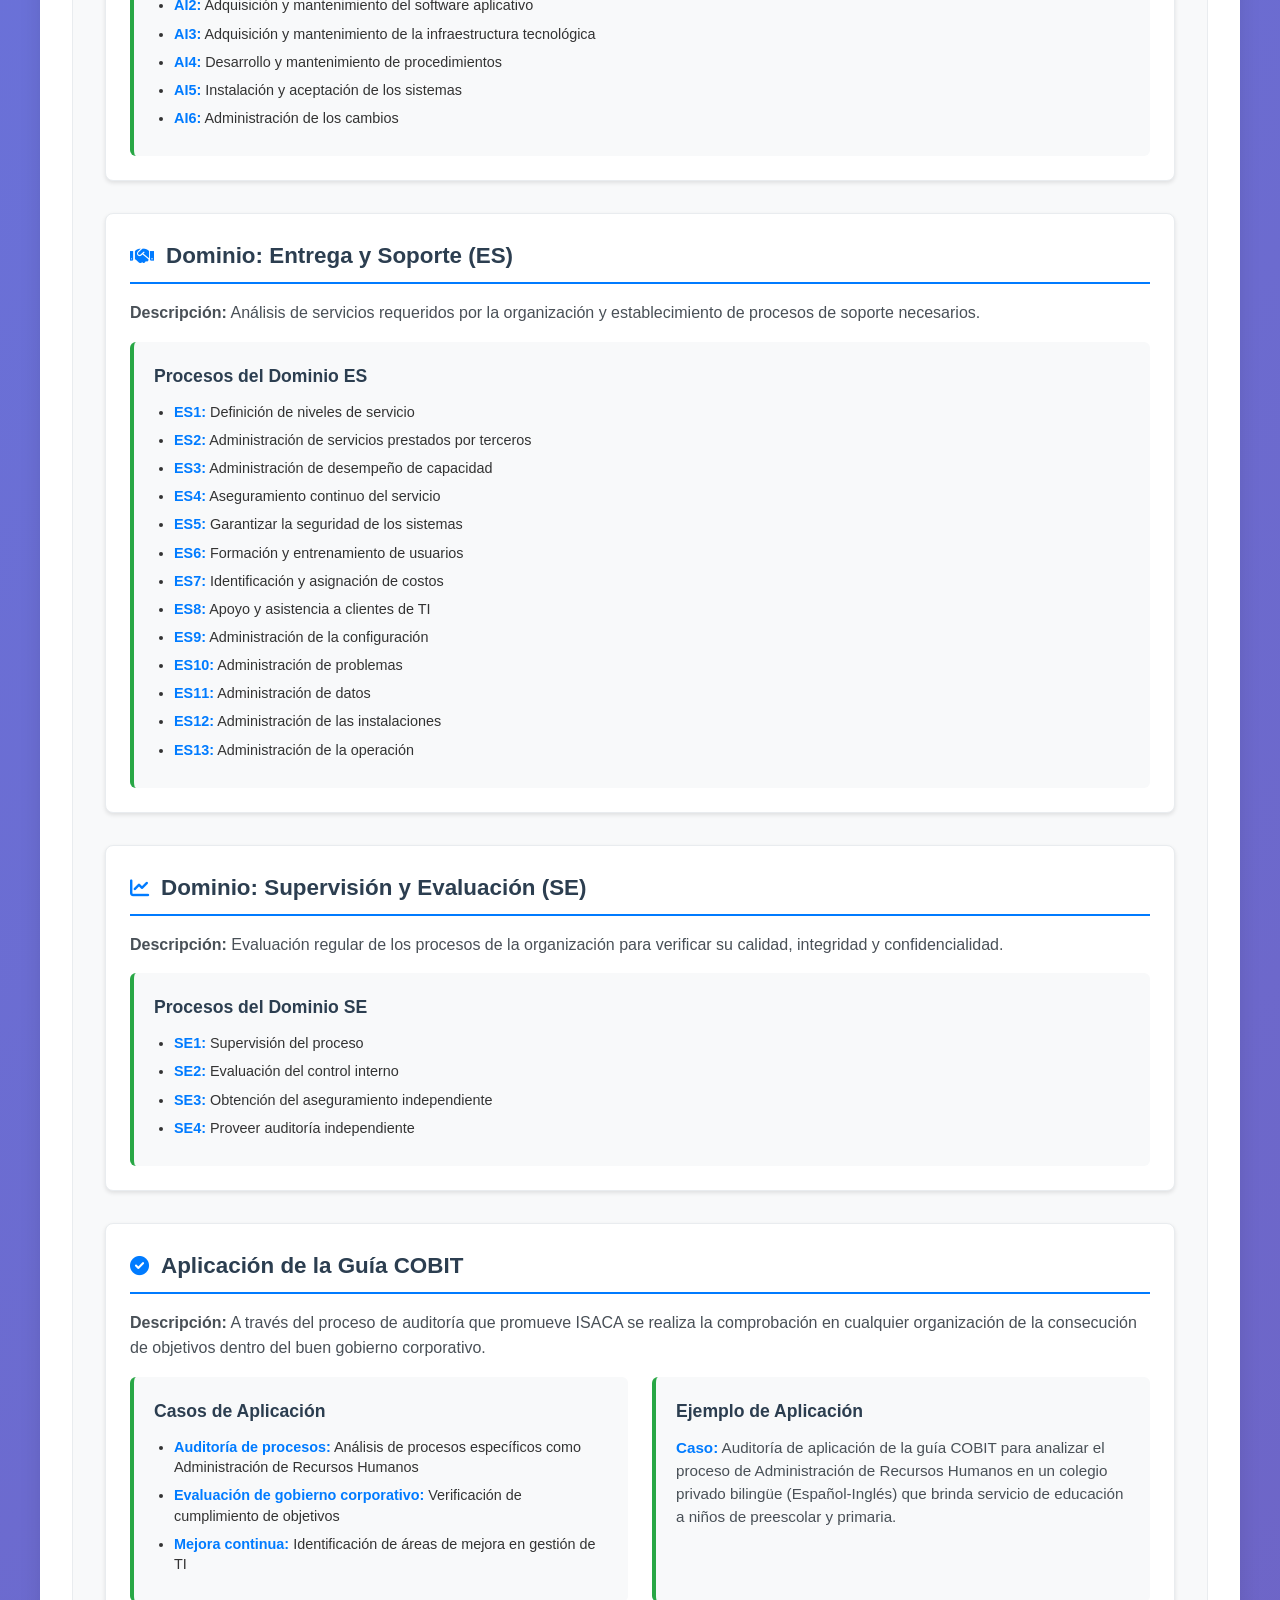
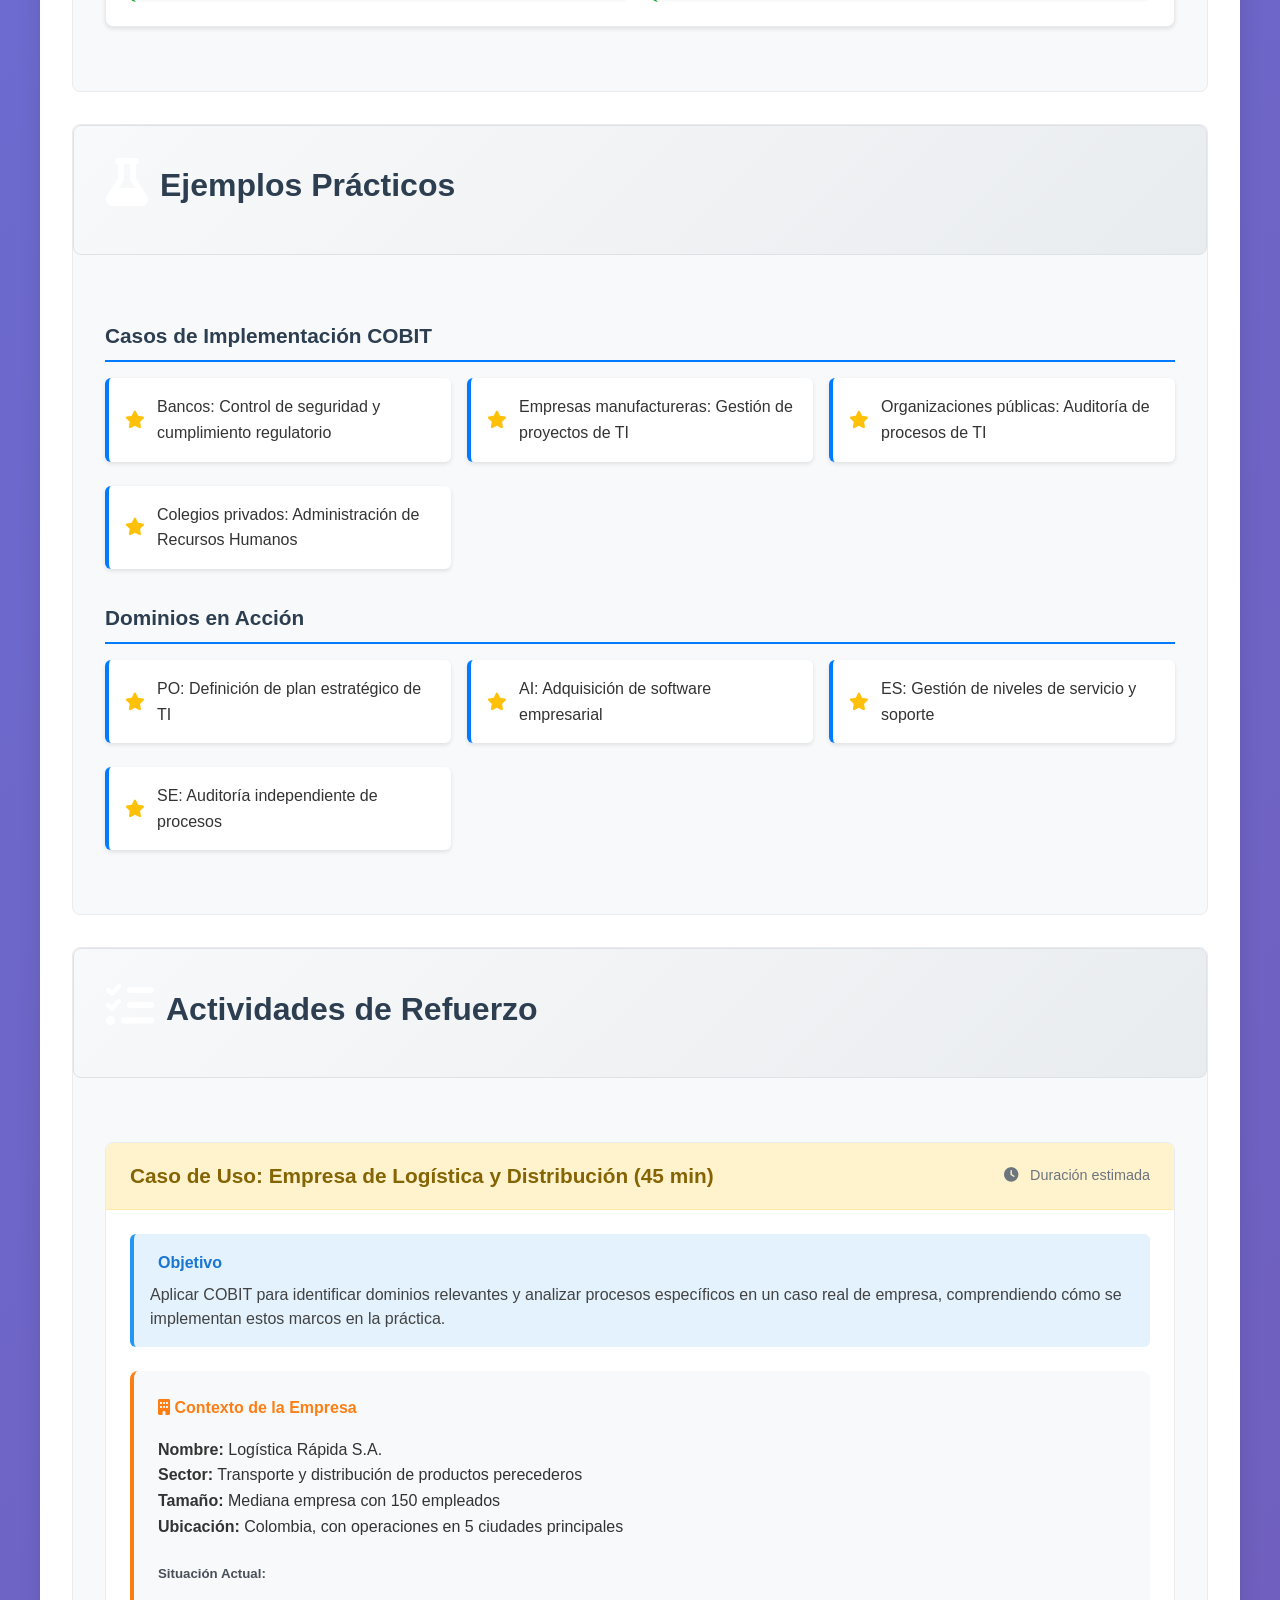
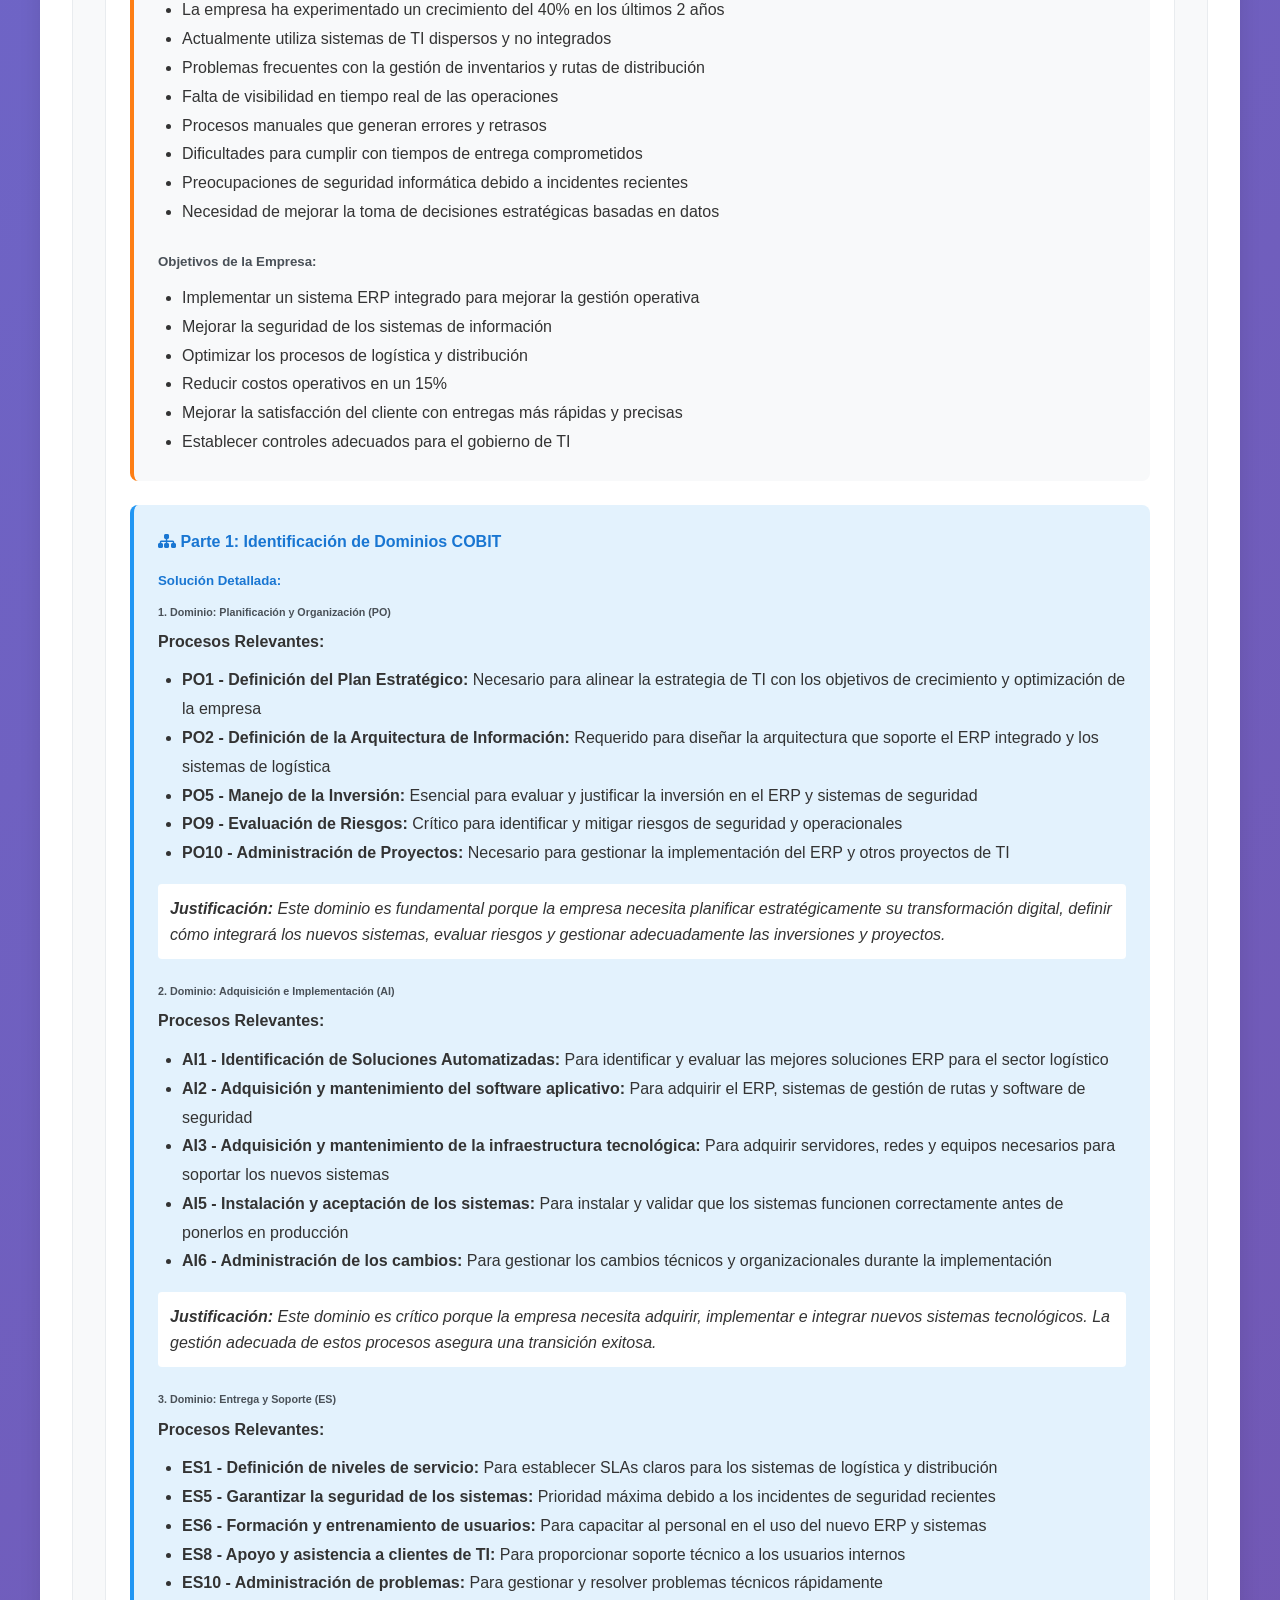
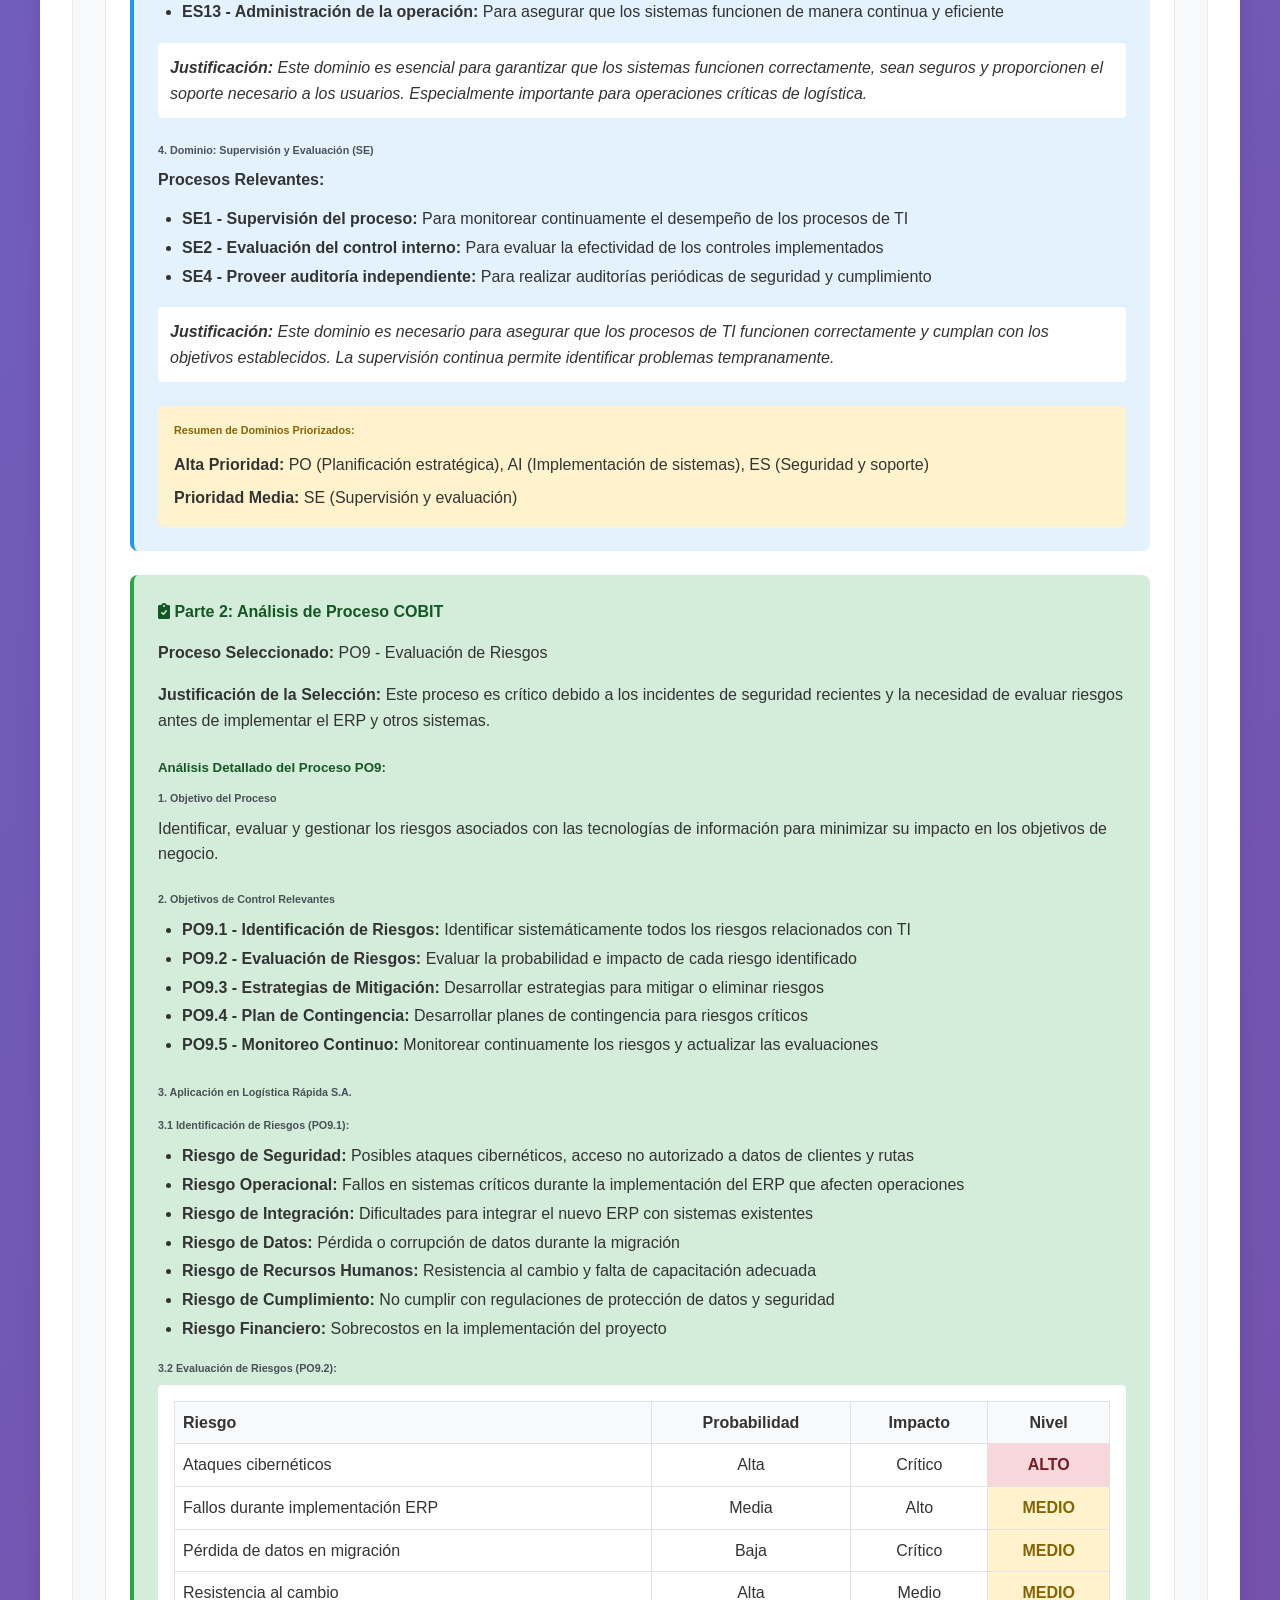
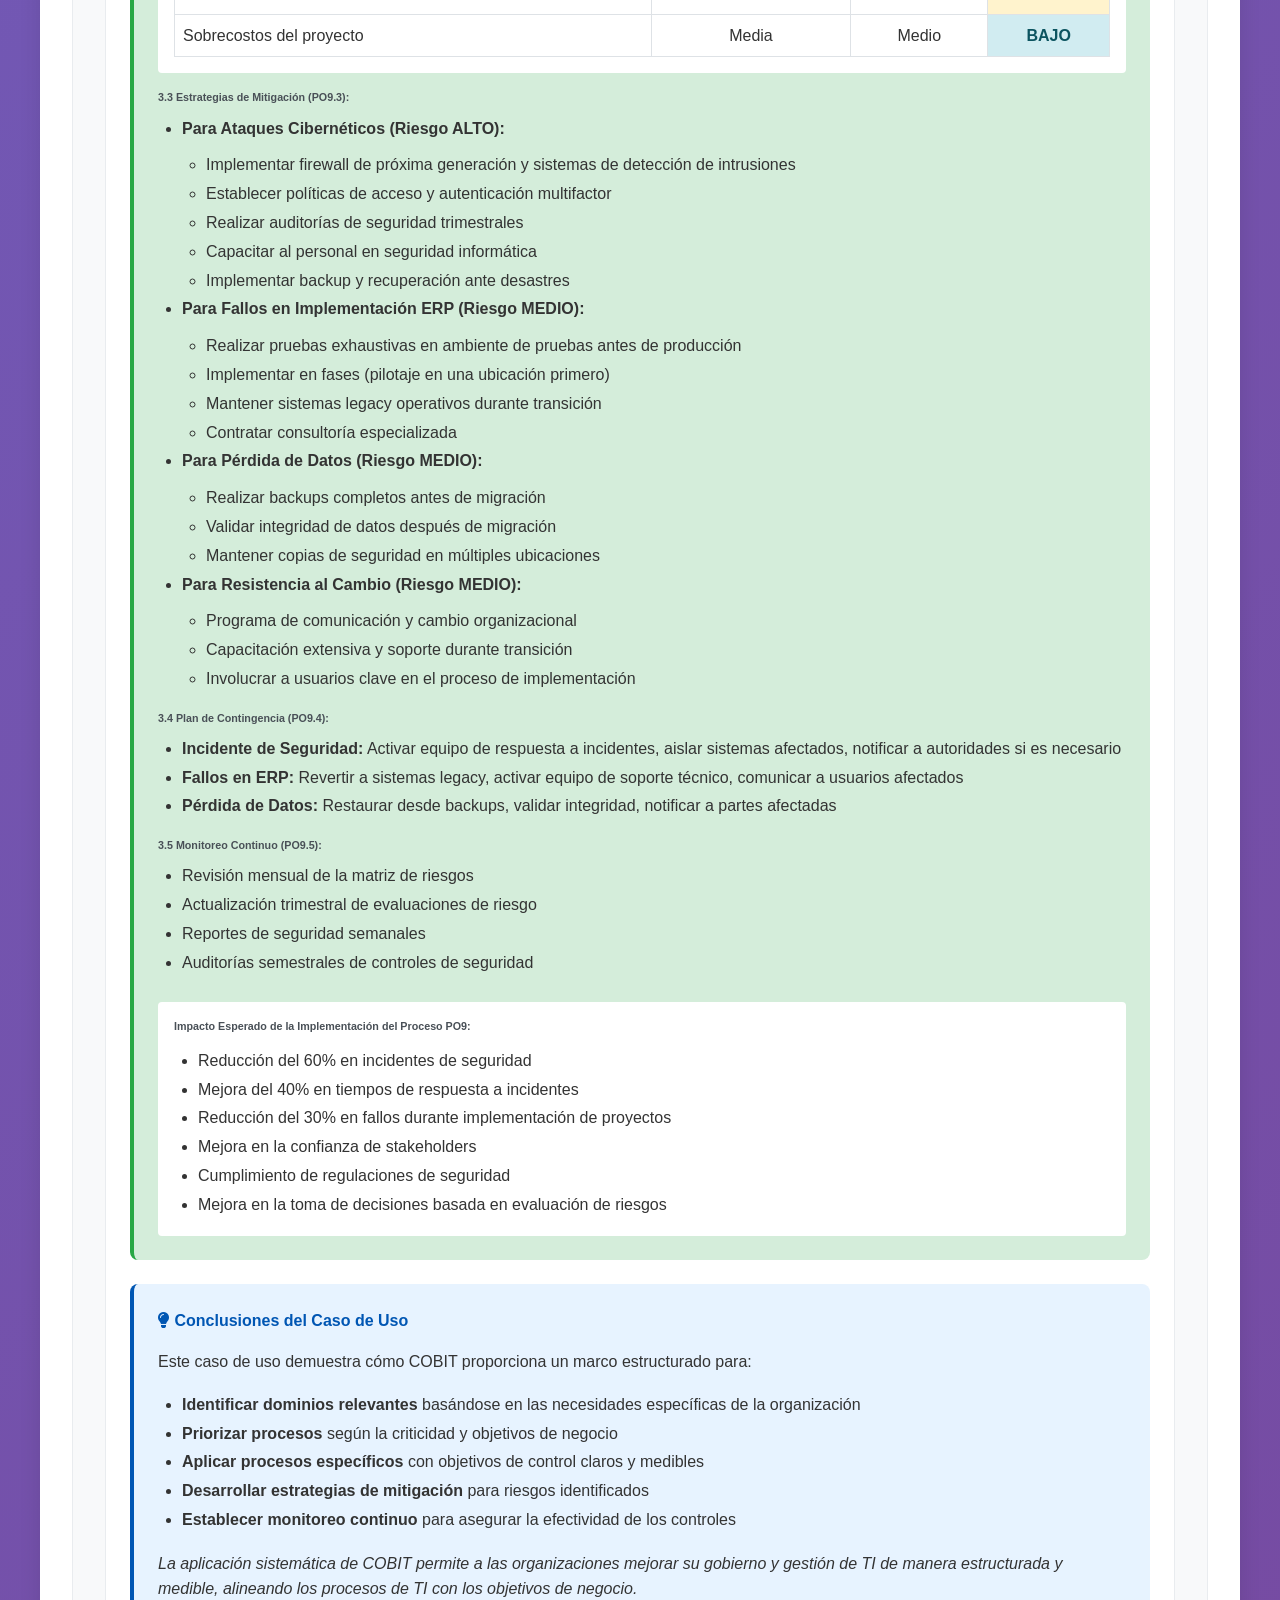
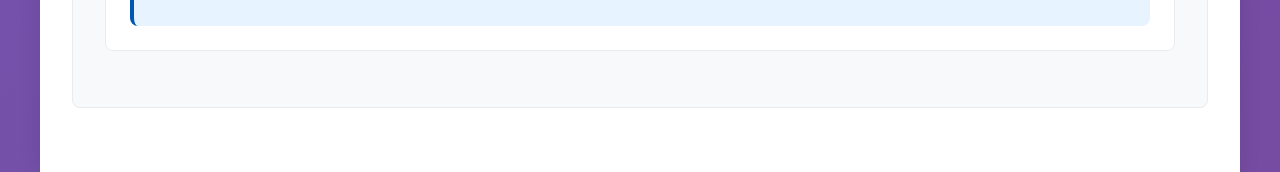
<file: Tema5/tema5.html>
<!DOCTYPE html>
<html lang="es">
<head>
    <meta charset="UTF-8">
    <meta name="viewport" content="width=device-width, initial-scale=1.0">
    <title>Tema 5: COBIT - Proyecto de Aula</title>
    <link rel="stylesheet" href="../styles.css">
    <link href="https://cdnjs.cloudflare.com/ajax/libs/font-awesome/6.0.0/css/all.min.css" rel="stylesheet">
    <style>
        .topic-page-container {
            max-width: 1200px;
            margin: 0 auto;
            padding: 2rem;
            background: white;
            min-height: 100vh;
        }
        .back-button {
            display: inline-flex;
            align-items: center;
            padding: 0.75rem 1.5rem;
            background: #007bff;
            color: white;
            text-decoration: none;
            border-radius: 6px;
            margin-bottom: 2rem;
            transition: background 0.3s ease;
        }
        .back-button:hover {
            background: #0056b3;
        }
        .back-button i {
            margin-right: 0.5rem;
        }
        .topic-header {
            background: linear-gradient(135deg, #fd7e14 0%, #ff9800 100%);
            color: white;
            padding: 2rem;
            border-radius: 8px;
            margin-bottom: 2rem;
            text-align: center;
        }
        .topic-header h1 {
            margin: 0 0 0.5rem 0;
            font-size: 2.5rem;
        }
        .topic-header p {
            margin: 0;
            font-size: 1.2rem;
            opacity: 0.9;
        }
    </style>
</head>
<body>
    <div class="container">
        <!-- Header común -->
        <header class="header">
            <div class="header-content">
                <h1><i class="fas fa-graduation-cap"></i> Proyecto de Aula</h1>
                <h2>Servicios de Tecnología de la Información</h2>
                <p class="subtitle">Material complementario para el curso de Ingeniería Informática</p>
            </div>
        </header>

        <div class="topic-page-container">
        <a href="../index.html" class="back-button">
            <i class="fas fa-arrow-left"></i>
            Volver al Proyecto de Aula
        </a>

        <div class="topic-header">
            <h1><i class="fas fa-shield-alt"></i> COBIT</h1>
            <p>Objetivos de Control para la Información y Tecnologías Relacionadas</p>
        </div>

        <div class="topic-page">
            <!-- Conceptos Section -->
            <section class="topic-section">
                <div class="section-header">
                    <i class="fas fa-lightbulb"></i>
                    <h2>Conceptos Clave</h2>
                </div>
                <div class="section-content">
                    <div class="concept-detail">
                        <h3><i class="fas fa-shield-alt"></i> COBIT: Control Objectives for Information and Related Technology</h3>
                        <p><strong>Definición:</strong> Marco de trabajo para el gobierno y gestión de las tecnologías de la información desarrollado por ISACA (Information Systems Audit and Control Association).</p>
                        <div class="concept-breakdown">
                            <div class="breakdown-item">
                                <h4>Origen y Evolución</h4>
                                <ul>
                                    <li><strong>1996:</strong> Primera edición como iniciativa de ISACA</li>
                                    <li><strong>1998:</strong> Segunda edición</li>
                                    <li><strong>2000:</strong> Tercera edición (online 2003)</li>
                                    <li><strong>2005:</strong> Cuarta edición</li>
                                    <li><strong>2007:</strong> Versión 4.1</li>
                                    <li><strong>2012:</strong> COBIT 5 (última edición aceptada internacionalmente)</li>
                                </ul>
                            </div>
                            <div class="breakdown-item">
                                <h4>Estructura de COBIT</h4>
                                <ul>
                                    <li><strong>34 procesos:</strong> Cubren todos los aspectos del gobierno y gestión de TI</li>
                                    <li><strong>210 objetivos de control:</strong> Específicos y detallados</li>
                                    <li><strong>4 dominios:</strong> Organización lógica de procesos</li>
                                    <li><strong>Integración:</strong> Val IT, Risk IT, ITIL, normas ISO</li>
                                </ul>
                            </div>
                        </div>
                    </div>

                    <div class="concept-detail">
                        <h3><i class="fas fa-building"></i> Misión de COBIT</h3>
                        <p><strong>Propósito:</strong> Investigar, desarrollar, publicar y promover un conjunto actualizado de objetivos de control de las tecnologías de la información para facilitar su uso a gerentes, usuarios y auditores.</p>
                        <div class="concept-breakdown">
                            <div class="breakdown-item">
                                <h4>Beneficiarios</h4>
                                <ul>
                                    <li><strong>Gerencia:</strong> Promoción de inversión en TI y control de rendimiento</li>
                                    <li><strong>Usuarios finales:</strong> Confianza en seguridad y control de productos</li>
                                    <li><strong>Auditores:</strong> Guía para decisiones y recomendaciones sobre control de proyectos</li>
                                </ul>
                            </div>
                            <div class="breakdown-item">
                                <h4>Características Diferenciadoras</h4>
                                <ul>
                                    <li>Aplicación estricta en buen gobierno corporativo</li>
                                    <li>Control de seguridad en gestión de servicios de TI</li>
                                    <li>Análisis de información para procesos de negocio</li>
                                    <li>Gestión holística de recursos de TI</li>
                                </ul>
                            </div>
                        </div>
                    </div>

                    <div class="concept-detail">
                        <h3><i class="fas fa-sitemap"></i> Los 4 Dominios de COBIT</h3>
                        <p><strong>Estructura:</strong> COBIT organiza sus 34 procesos en 4 dominios principales que cubren el ciclo completo de gobierno y gestión de TI.</p>
                        <div class="concept-breakdown">
                            <div class="breakdown-item">
                                <h4>1. Planificación y Organización (PO)</h4>
                                <p><strong>Objetivo:</strong> Desarrollar cómo la tecnología de la información colabora en la consecución de objetivos generales de la organización.</p>
                                <p><strong>Procesos:</strong> 10 procesos (PO1-PO10)</p>
                                <p><strong>Enfoque:</strong> Análisis holístico desde diferentes perspectivas, definición de esquema organizacional e infraestructuras tecnológicas.</p>
                            </div>
                            <div class="breakdown-item">
                                <h4>2. Adquisición e Implementación (AI)</h4>
                                <p><strong>Objetivo:</strong> Identificar, desarrollar o adquirir e implementar las soluciones de TI necesarias.</p>
                                <p><strong>Procesos:</strong> 6 procesos (AI1-AI6)</p>
                                <p><strong>Enfoque:</strong> Identificación, desarrollo, adquisición e implementación de soluciones TI.</p>
                            </div>
                            <div class="breakdown-item">
                                <h4>3. Entrega y Soporte (ES)</h4>
                                <p><strong>Objetivo:</strong> Analizar servicios requeridos por la organización y establecer procesos de soporte necesarios.</p>
                                <p><strong>Procesos:</strong> 13 procesos (ES1-ES13)</p>
                                <p><strong>Enfoque:</strong> Formación, seguridad, aseguramiento de continuidad de negocio, provisión de servicios.</p>
                            </div>
                            <div class="breakdown-item">
                                <h4>4. Supervisión y Evaluación (SE)</h4>
                                <p><strong>Objetivo:</strong> Evaluar regularmente los procesos de la organización para verificar calidad, integridad y confidencialidad.</p>
                                <p><strong>Procesos:</strong> 4 procesos (SE1-SE4)</p>
                                <p><strong>Enfoque:</strong> Seguimiento de consecución de objetivos y garantía del buen estado evolutivo de la organización.</p>
                            </div>
                        </div>
                    </div>

                    <div class="concept-detail">
                        <h3><i class="fas fa-list-ol"></i> Dominio: Planificación y Organización (PO)</h3>
                        <p><strong>Descripción:</strong> Desarrolla la forma en que la tecnología de la información colabora en la consecución de objetivos generales de la organización.</p>
                        <div class="concept-breakdown">
                            <div class="breakdown-item">
                                <h4>Procesos del Dominio PO</h4>
                                <ul>
                                    <li><strong>PO1:</strong> Definición del Plan Estratégico</li>
                                    <li><strong>PO2:</strong> Definición de la Arquitectura de Información</li>
                                    <li><strong>PO3:</strong> Determinación de la Dirección Tecnológica</li>
                                    <li><strong>PO4:</strong> Definición de la Organización y Relaciones de TI</li>
                                    <li><strong>PO5:</strong> Manejo de la Inversión</li>
                                    <li><strong>PO6:</strong> Comunicación de Objetivos de Dirección y aspiraciones de la gerencia</li>
                                    <li><strong>PO7:</strong> Administración de Recursos Humanos</li>
                                    <li><strong>PO8:</strong> Cumplimiento de requerimientos externos</li>
                                    <li><strong>PO9:</strong> Evaluación de Riesgos</li>
                                    <li><strong>PO10:</strong> Administración de Proyectos</li>
                                </ul>
                            </div>
                        </div>
                    </div>

                    <div class="concept-detail">
                        <h3><i class="fas fa-tools"></i> Dominio: Adquisición e Implementación (AI)</h3>
                        <p><strong>Descripción:</strong> Identificación, desarrollo o adquisición e implementación de las soluciones de TI necesarias para satisfacer las necesidades de la organización.</p>
                        <div class="concept-breakdown">
                            <div class="breakdown-item">
                                <h4>Procesos del Dominio AI</h4>
                                <ul>
                                    <li><strong>AI1:</strong> Identificación de Soluciones Automatizadas</li>
                                    <li><strong>AI2:</strong> Adquisición y mantenimiento del software aplicativo</li>
                                    <li><strong>AI3:</strong> Adquisición y mantenimiento de la infraestructura tecnológica</li>
                                    <li><strong>AI4:</strong> Desarrollo y mantenimiento de procedimientos</li>
                                    <li><strong>AI5:</strong> Instalación y aceptación de los sistemas</li>
                                    <li><strong>AI6:</strong> Administración de los cambios</li>
                                </ul>
                            </div>
                        </div>
                    </div>

                    <div class="concept-detail">
                        <h3><i class="fas fa-handshake"></i> Dominio: Entrega y Soporte (ES)</h3>
                        <p><strong>Descripción:</strong> Análisis de servicios requeridos por la organización y establecimiento de procesos de soporte necesarios.</p>
                        <div class="concept-breakdown">
                            <div class="breakdown-item">
                                <h4>Procesos del Dominio ES</h4>
                                <ul>
                                    <li><strong>ES1:</strong> Definición de niveles de servicio</li>
                                    <li><strong>ES2:</strong> Administración de servicios prestados por terceros</li>
                                    <li><strong>ES3:</strong> Administración de desempeño de capacidad</li>
                                    <li><strong>ES4:</strong> Aseguramiento continuo del servicio</li>
                                    <li><strong>ES5:</strong> Garantizar la seguridad de los sistemas</li>
                                    <li><strong>ES6:</strong> Formación y entrenamiento de usuarios</li>
                                    <li><strong>ES7:</strong> Identificación y asignación de costos</li>
                                    <li><strong>ES8:</strong> Apoyo y asistencia a clientes de TI</li>
                                    <li><strong>ES9:</strong> Administración de la configuración</li>
                                    <li><strong>ES10:</strong> Administración de problemas</li>
                                    <li><strong>ES11:</strong> Administración de datos</li>
                                    <li><strong>ES12:</strong> Administración de las instalaciones</li>
                                    <li><strong>ES13:</strong> Administración de la operación</li>
                                </ul>
                            </div>
                        </div>
                    </div>

                    <div class="concept-detail">
                        <h3><i class="fas fa-chart-line"></i> Dominio: Supervisión y Evaluación (SE)</h3>
                        <p><strong>Descripción:</strong> Evaluación regular de los procesos de la organización para verificar su calidad, integridad y confidencialidad.</p>
                        <div class="concept-breakdown">
                            <div class="breakdown-item">
                                <h4>Procesos del Dominio SE</h4>
                                <ul>
                                    <li><strong>SE1:</strong> Supervisión del proceso</li>
                                    <li><strong>SE2:</strong> Evaluación del control interno</li>
                                    <li><strong>SE3:</strong> Obtención del aseguramiento independiente</li>
                                    <li><strong>SE4:</strong> Proveer auditoría independiente</li>
                                </ul>
                            </div>
                        </div>
                    </div>

                    <div class="concept-detail">
                        <h3><i class="fas fa-check-circle"></i> Aplicación de la Guía COBIT</h3>
                        <p><strong>Descripción:</strong> A través del proceso de auditoría que promueve ISACA se realiza la comprobación en cualquier organización de la consecución de objetivos dentro del buen gobierno corporativo.</p>
                        <div class="concept-breakdown">
                            <div class="breakdown-item">
                                <h4>Casos de Aplicación</h4>
                                <ul>
                                    <li><strong>Auditoría de procesos:</strong> Análisis de procesos específicos como Administración de Recursos Humanos</li>
                                    <li><strong>Evaluación de gobierno corporativo:</strong> Verificación de cumplimiento de objetivos</li>
                                    <li><strong>Mejora continua:</strong> Identificación de áreas de mejora en gestión de TI</li>
                                </ul>
                            </div>
                            <div class="breakdown-item">
                                <h4>Ejemplo de Aplicación</h4>
                                <p><strong>Caso:</strong> Auditoría de aplicación de la guía COBIT para analizar el proceso de Administración de Recursos Humanos en un colegio privado bilingüe (Español-Inglés) que brinda servicio de educación a niños de preescolar y primaria.</p>
                            </div>
                        </div>
                    </div>
                </div>
            </section>

            <!-- Ejemplos Section -->
            <section class="topic-section">
                <div class="section-header">
                    <i class="fas fa-flask"></i>
                    <h2>Ejemplos Prácticos</h2>
                </div>
                <div class="section-content">
                    <div class="example-section">
                        <h3>Casos de Implementación COBIT</h3>
                        <div class="example-grid">
                            <div class="example-item">
                                <i class="fas fa-star"></i>
                                <span>Bancos: Control de seguridad y cumplimiento regulatorio</span>
                            </div>
                            <div class="example-item">
                                <i class="fas fa-star"></i>
                                <span>Empresas manufactureras: Gestión de proyectos de TI</span>
                            </div>
                            <div class="example-item">
                                <i class="fas fa-star"></i>
                                <span>Organizaciones públicas: Auditoría de procesos de TI</span>
                            </div>
                            <div class="example-item">
                                <i class="fas fa-star"></i>
                                <span>Colegios privados: Administración de Recursos Humanos</span>
                            </div>
                        </div>
                    </div>
                    <div class="example-section">
                        <h3>Dominios en Acción</h3>
                        <div class="example-grid">
                            <div class="example-item">
                                <i class="fas fa-star"></i>
                                <span>PO: Definición de plan estratégico de TI</span>
                            </div>
                            <div class="example-item">
                                <i class="fas fa-star"></i>
                                <span>AI: Adquisición de software empresarial</span>
                            </div>
                            <div class="example-item">
                                <i class="fas fa-star"></i>
                                <span>ES: Gestión de niveles de servicio y soporte</span>
                            </div>
                            <div class="example-item">
                                <i class="fas fa-star"></i>
                                <span>SE: Auditoría independiente de procesos</span>
                            </div>
                        </div>
                    </div>
                </div>
            </section>

            <!-- Actividades Section -->
            <section class="topic-section">
                <div class="section-header">
                    <i class="fas fa-tasks"></i>
                    <h2>Actividades de Refuerzo</h2>
                </div>
                <div class="section-content">
                    <div class="activity-section">
                        <div class="activity-header">
                            <h3>Caso de Uso: Empresa de Logística y Distribución (45 min)</h3>
                            <div class="activity-meta">
                                <span class="duration"><i class="fas fa-clock"></i> Duración estimada</span>
                            </div>
                        </div>
                        <div class="activity-content">
                            <div class="activity-objective">
                                <h4><i class="fas fa-target"></i> Objetivo</h4>
                                <p>Aplicar COBIT para identificar dominios relevantes y analizar procesos específicos en un caso real de empresa, comprendiendo cómo se implementan estos marcos en la práctica.</p>
                            </div>
                            
                            <div style="background: #f8f9fa; padding: 1.5rem; border-radius: 8px; margin: 1.5rem 0; border-left: 4px solid #fd7e14;">
                                <h4 style="color: #fd7e14; margin-bottom: 1rem;"><i class="fas fa-building"></i> Contexto de la Empresa</h4>
                                <p><strong>Nombre:</strong> Logística Rápida S.A.</p>
                                <p><strong>Sector:</strong> Transporte y distribución de productos perecederos</p>
                                <p><strong>Tamaño:</strong> Mediana empresa con 150 empleados</p>
                                <p><strong>Ubicación:</strong> Colombia, con operaciones en 5 ciudades principales</p>
                                
                                <h5 style="margin-top: 1.5rem; margin-bottom: 0.75rem; color: #495057;">Situación Actual:</h5>
                                <ul style="margin-left: 1.5rem; line-height: 1.8;">
                                    <li>La empresa ha experimentado un crecimiento del 40% en los últimos 2 años</li>
                                    <li>Actualmente utiliza sistemas de TI dispersos y no integrados</li>
                                    <li>Problemas frecuentes con la gestión de inventarios y rutas de distribución</li>
                                    <li>Falta de visibilidad en tiempo real de las operaciones</li>
                                    <li>Procesos manuales que generan errores y retrasos</li>
                                    <li>Dificultades para cumplir con tiempos de entrega comprometidos</li>
                                    <li>Preocupaciones de seguridad informática debido a incidentes recientes</li>
                                    <li>Necesidad de mejorar la toma de decisiones estratégicas basadas en datos</li>
                                </ul>
                                
                                <h5 style="margin-top: 1.5rem; margin-bottom: 0.75rem; color: #495057;">Objetivos de la Empresa:</h5>
                                <ul style="margin-left: 1.5rem; line-height: 1.8;">
                                    <li>Implementar un sistema ERP integrado para mejorar la gestión operativa</li>
                                    <li>Mejorar la seguridad de los sistemas de información</li>
                                    <li>Optimizar los procesos de logística y distribución</li>
                                    <li>Reducir costos operativos en un 15%</li>
                                    <li>Mejorar la satisfacción del cliente con entregas más rápidas y precisas</li>
                                    <li>Establecer controles adecuados para el gobierno de TI</li>
                                </ul>
                            </div>
                            
                            <div style="background: #e3f2fd; padding: 1.5rem; border-radius: 8px; margin: 1.5rem 0; border-left: 4px solid #2196f3;">
                                <h4 style="color: #1976d2; margin-bottom: 1rem;"><i class="fas fa-sitemap"></i> Parte 1: Identificación de Dominios COBIT</h4>
                                
                                <h5 style="margin-top: 1rem; margin-bottom: 0.75rem; color: #1976d2;">Solución Detallada:</h5>
                                
                                <div style="margin-bottom: 1.5rem;">
                                    <h6 style="color: #495057; font-weight: 600; margin-bottom: 0.5rem;">1. Dominio: Planificación y Organización (PO)</h6>
                                    <p style="margin-bottom: 0.75rem;"><strong>Procesos Relevantes:</strong></p>
                                    <ul style="margin-left: 1.5rem; line-height: 1.8; margin-bottom: 1rem;">
                                        <li><strong>PO1 - Definición del Plan Estratégico:</strong> Necesario para alinear la estrategia de TI con los objetivos de crecimiento y optimización de la empresa</li>
                                        <li><strong>PO2 - Definición de la Arquitectura de Información:</strong> Requerido para diseñar la arquitectura que soporte el ERP integrado y los sistemas de logística</li>
                                        <li><strong>PO5 - Manejo de la Inversión:</strong> Esencial para evaluar y justificar la inversión en el ERP y sistemas de seguridad</li>
                                        <li><strong>PO9 - Evaluación de Riesgos:</strong> Crítico para identificar y mitigar riesgos de seguridad y operacionales</li>
                                        <li><strong>PO10 - Administración de Proyectos:</strong> Necesario para gestionar la implementación del ERP y otros proyectos de TI</li>
                                    </ul>
                                    <p style="background: white; padding: 0.75rem; border-radius: 4px; font-style: italic;"><strong>Justificación:</strong> Este dominio es fundamental porque la empresa necesita planificar estratégicamente su transformación digital, definir cómo integrará los nuevos sistemas, evaluar riesgos y gestionar adecuadamente las inversiones y proyectos.</p>
                                </div>
                                
                                <div style="margin-bottom: 1.5rem;">
                                    <h6 style="color: #495057; font-weight: 600; margin-bottom: 0.5rem;">2. Dominio: Adquisición e Implementación (AI)</h6>
                                    <p style="margin-bottom: 0.75rem;"><strong>Procesos Relevantes:</strong></p>
                                    <ul style="margin-left: 1.5rem; line-height: 1.8; margin-bottom: 1rem;">
                                        <li><strong>AI1 - Identificación de Soluciones Automatizadas:</strong> Para identificar y evaluar las mejores soluciones ERP para el sector logístico</li>
                                        <li><strong>AI2 - Adquisición y mantenimiento del software aplicativo:</strong> Para adquirir el ERP, sistemas de gestión de rutas y software de seguridad</li>
                                        <li><strong>AI3 - Adquisición y mantenimiento de la infraestructura tecnológica:</strong> Para adquirir servidores, redes y equipos necesarios para soportar los nuevos sistemas</li>
                                        <li><strong>AI5 - Instalación y aceptación de los sistemas:</strong> Para instalar y validar que los sistemas funcionen correctamente antes de ponerlos en producción</li>
                                        <li><strong>AI6 - Administración de los cambios:</strong> Para gestionar los cambios técnicos y organizacionales durante la implementación</li>
                                    </ul>
                                    <p style="background: white; padding: 0.75rem; border-radius: 4px; font-style: italic;"><strong>Justificación:</strong> Este dominio es crítico porque la empresa necesita adquirir, implementar e integrar nuevos sistemas tecnológicos. La gestión adecuada de estos procesos asegura una transición exitosa.</p>
                                </div>
                                
                                <div style="margin-bottom: 1.5rem;">
                                    <h6 style="color: #495057; font-weight: 600; margin-bottom: 0.5rem;">3. Dominio: Entrega y Soporte (ES)</h6>
                                    <p style="margin-bottom: 0.75rem;"><strong>Procesos Relevantes:</strong></p>
                                    <ul style="margin-left: 1.5rem; line-height: 1.8; margin-bottom: 1rem;">
                                        <li><strong>ES1 - Definición de niveles de servicio:</strong> Para establecer SLAs claros para los sistemas de logística y distribución</li>
                                        <li><strong>ES5 - Garantizar la seguridad de los sistemas:</strong> Prioridad máxima debido a los incidentes de seguridad recientes</li>
                                        <li><strong>ES6 - Formación y entrenamiento de usuarios:</strong> Para capacitar al personal en el uso del nuevo ERP y sistemas</li>
                                        <li><strong>ES8 - Apoyo y asistencia a clientes de TI:</strong> Para proporcionar soporte técnico a los usuarios internos</li>
                                        <li><strong>ES10 - Administración de problemas:</strong> Para gestionar y resolver problemas técnicos rápidamente</li>
                                        <li><strong>ES13 - Administración de la operación:</strong> Para asegurar que los sistemas funcionen de manera continua y eficiente</li>
                                    </ul>
                                    <p style="background: white; padding: 0.75rem; border-radius: 4px; font-style: italic;"><strong>Justificación:</strong> Este dominio es esencial para garantizar que los sistemas funcionen correctamente, sean seguros y proporcionen el soporte necesario a los usuarios. Especialmente importante para operaciones críticas de logística.</p>
                                </div>
                                
                                <div style="margin-bottom: 1rem;">
                                    <h6 style="color: #495057; font-weight: 600; margin-bottom: 0.5rem;">4. Dominio: Supervisión y Evaluación (SE)</h6>
                                    <p style="margin-bottom: 0.75rem;"><strong>Procesos Relevantes:</strong></p>
                                    <ul style="margin-left: 1.5rem; line-height: 1.8; margin-bottom: 1rem;">
                                        <li><strong>SE1 - Supervisión del proceso:</strong> Para monitorear continuamente el desempeño de los procesos de TI</li>
                                        <li><strong>SE2 - Evaluación del control interno:</strong> Para evaluar la efectividad de los controles implementados</li>
                                        <li><strong>SE4 - Proveer auditoría independiente:</strong> Para realizar auditorías periódicas de seguridad y cumplimiento</li>
                                    </ul>
                                    <p style="background: white; padding: 0.75rem; border-radius: 4px; font-style: italic;"><strong>Justificación:</strong> Este dominio es necesario para asegurar que los procesos de TI funcionen correctamente y cumplan con los objetivos establecidos. La supervisión continua permite identificar problemas tempranamente.</p>
                                </div>
                                
                                <div style="background: #fff3cd; padding: 1rem; border-radius: 6px; margin-top: 1.5rem;">
                                    <h6 style="color: #856404; margin-bottom: 0.75rem;"><strong>Resumen de Dominios Priorizados:</strong></h6>
                                    <p style="margin-bottom: 0.5rem;"><strong>Alta Prioridad:</strong> PO (Planificación estratégica), AI (Implementación de sistemas), ES (Seguridad y soporte)</p>
                                    <p style="margin: 0;"><strong>Prioridad Media:</strong> SE (Supervisión y evaluación)</p>
                                </div>
                            </div>
                            
                            <div style="background: #d4edda; padding: 1.5rem; border-radius: 8px; margin: 1.5rem 0; border-left: 4px solid #28a745;">
                                <h4 style="color: #155724; margin-bottom: 1rem;"><i class="fas fa-clipboard-check"></i> Parte 2: Análisis de Proceso COBIT</h4>
                                <p style="margin-bottom: 1rem;"><strong>Proceso Seleccionado:</strong> PO9 - Evaluación de Riesgos</p>
                                <p style="margin-bottom: 1rem;"><strong>Justificación de la Selección:</strong> Este proceso es crítico debido a los incidentes de seguridad recientes y la necesidad de evaluar riesgos antes de implementar el ERP y otros sistemas.</p>
                                
                                <h5 style="margin-top: 1.5rem; margin-bottom: 0.75rem; color: #155724;">Análisis Detallado del Proceso PO9:</h5>
                                
                                <div style="margin-bottom: 1.5rem;">
                                    <h6 style="color: #495057; font-weight: 600; margin-bottom: 0.5rem;">1. Objetivo del Proceso</h6>
                                    <p style="margin-bottom: 0.75rem;">Identificar, evaluar y gestionar los riesgos asociados con las tecnologías de información para minimizar su impacto en los objetivos de negocio.</p>
                                </div>
                                
                                <div style="margin-bottom: 1.5rem;">
                                    <h6 style="color: #495057; font-weight: 600; margin-bottom: 0.5rem;">2. Objetivos de Control Relevantes</h6>
                                    <ul style="margin-left: 1.5rem; line-height: 1.8;">
                                        <li><strong>PO9.1 - Identificación de Riesgos:</strong> Identificar sistemáticamente todos los riesgos relacionados con TI</li>
                                        <li><strong>PO9.2 - Evaluación de Riesgos:</strong> Evaluar la probabilidad e impacto de cada riesgo identificado</li>
                                        <li><strong>PO9.3 - Estrategias de Mitigación:</strong> Desarrollar estrategias para mitigar o eliminar riesgos</li>
                                        <li><strong>PO9.4 - Plan de Contingencia:</strong> Desarrollar planes de contingencia para riesgos críticos</li>
                                        <li><strong>PO9.5 - Monitoreo Continuo:</strong> Monitorear continuamente los riesgos y actualizar las evaluaciones</li>
                                    </ul>
                                </div>
                                
                                <div style="margin-bottom: 1.5rem;">
                                    <h6 style="color: #495057; font-weight: 600; margin-bottom: 0.5rem;">3. Aplicación en Logística Rápida S.A.</h6>
                                    
                                    <h6 style="color: #495057; font-weight: 600; margin-top: 1rem; margin-bottom: 0.5rem;">3.1 Identificación de Riesgos (PO9.1):</h6>
                                    <ul style="margin-left: 1.5rem; line-height: 1.8; margin-bottom: 1rem;">
                                        <li><strong>Riesgo de Seguridad:</strong> Posibles ataques cibernéticos, acceso no autorizado a datos de clientes y rutas</li>
                                        <li><strong>Riesgo Operacional:</strong> Fallos en sistemas críticos durante la implementación del ERP que afecten operaciones</li>
                                        <li><strong>Riesgo de Integración:</strong> Dificultades para integrar el nuevo ERP con sistemas existentes</li>
                                        <li><strong>Riesgo de Datos:</strong> Pérdida o corrupción de datos durante la migración</li>
                                        <li><strong>Riesgo de Recursos Humanos:</strong> Resistencia al cambio y falta de capacitación adecuada</li>
                                        <li><strong>Riesgo de Cumplimiento:</strong> No cumplir con regulaciones de protección de datos y seguridad</li>
                                        <li><strong>Riesgo Financiero:</strong> Sobrecostos en la implementación del proyecto</li>
                                    </ul>
                                    
                                    <h6 style="color: #495057; font-weight: 600; margin-top: 1rem; margin-bottom: 0.5rem;">3.2 Evaluación de Riesgos (PO9.2):</h6>
                                    <div style="background: white; padding: 1rem; border-radius: 4px; margin-bottom: 1rem;">
                                        <table style="width: 100%; border-collapse: collapse;">
                                            <thead>
                                                <tr style="background: #f8f9fa;">
                                                    <th style="padding: 0.5rem; border: 1px solid #dee2e6; text-align: left;">Riesgo</th>
                                                    <th style="padding: 0.5rem; border: 1px solid #dee2e6; text-align: center;">Probabilidad</th>
                                                    <th style="padding: 0.5rem; border: 1px solid #dee2e6; text-align: center;">Impacto</th>
                                                    <th style="padding: 0.5rem; border: 1px solid #dee2e6; text-align: center;">Nivel</th>
                                                </tr>
                                            </thead>
                                            <tbody>
                                                <tr>
                                                    <td style="padding: 0.5rem; border: 1px solid #dee2e6;">Ataques cibernéticos</td>
                                                    <td style="padding: 0.5rem; border: 1px solid #dee2e6; text-align: center;">Alta</td>
                                                    <td style="padding: 0.5rem; border: 1px solid #dee2e6; text-align: center;">Crítico</td>
                                                    <td style="padding: 0.5rem; border: 1px solid #dee2e6; text-align: center; background: #f8d7da; color: #721c24; font-weight: bold;">ALTO</td>
                                                </tr>
                                                <tr>
                                                    <td style="padding: 0.5rem; border: 1px solid #dee2e6;">Fallos durante implementación ERP</td>
                                                    <td style="padding: 0.5rem; border: 1px solid #dee2e6; text-align: center;">Media</td>
                                                    <td style="padding: 0.5rem; border: 1px solid #dee2e6; text-align: center;">Alto</td>
                                                    <td style="padding: 0.5rem; border: 1px solid #dee2e6; text-align: center; background: #fff3cd; color: #856404; font-weight: bold;">MEDIO</td>
                                                </tr>
                                                <tr>
                                                    <td style="padding: 0.5rem; border: 1px solid #dee2e6;">Pérdida de datos en migración</td>
                                                    <td style="padding: 0.5rem; border: 1px solid #dee2e6; text-align: center;">Baja</td>
                                                    <td style="padding: 0.5rem; border: 1px solid #dee2e6; text-align: center;">Crítico</td>
                                                    <td style="padding: 0.5rem; border: 1px solid #dee2e6; text-align: center; background: #fff3cd; color: #856404; font-weight: bold;">MEDIO</td>
                                                </tr>
                                                <tr>
                                                    <td style="padding: 0.5rem; border: 1px solid #dee2e6;">Resistencia al cambio</td>
                                                    <td style="padding: 0.5rem; border: 1px solid #dee2e6; text-align: center;">Alta</td>
                                                    <td style="padding: 0.5rem; border: 1px solid #dee2e6; text-align: center;">Medio</td>
                                                    <td style="padding: 0.5rem; border: 1px solid #dee2e6; text-align: center; background: #fff3cd; color: #856404; font-weight: bold;">MEDIO</td>
                                                </tr>
                                                <tr>
                                                    <td style="padding: 0.5rem; border: 1px solid #dee2e6;">Sobrecostos del proyecto</td>
                                                    <td style="padding: 0.5rem; border: 1px solid #dee2e6; text-align: center;">Media</td>
                                                    <td style="padding: 0.5rem; border: 1px solid #dee2e6; text-align: center;">Medio</td>
                                                    <td style="padding: 0.5rem; border: 1px solid #dee2e6; text-align: center; background: #d1ecf1; color: #0c5460; font-weight: bold;">BAJO</td>
                                                </tr>
                                            </tbody>
                                        </table>
                                    </div>
                                    
                                    <h6 style="color: #495057; font-weight: 600; margin-top: 1rem; margin-bottom: 0.5rem;">3.3 Estrategias de Mitigación (PO9.3):</h6>
                                    <ul style="margin-left: 1.5rem; line-height: 1.8; margin-bottom: 1rem;">
                                        <li><strong>Para Ataques Cibernéticos (Riesgo ALTO):</strong>
                                            <ul style="margin-left: 1.5rem; margin-top: 0.5rem;">
                                                <li>Implementar firewall de próxima generación y sistemas de detección de intrusiones</li>
                                                <li>Establecer políticas de acceso y autenticación multifactor</li>
                                                <li>Realizar auditorías de seguridad trimestrales</li>
                                                <li>Capacitar al personal en seguridad informática</li>
                                                <li>Implementar backup y recuperación ante desastres</li>
                                            </ul>
                                        </li>
                                        <li><strong>Para Fallos en Implementación ERP (Riesgo MEDIO):</strong>
                                            <ul style="margin-left: 1.5rem; margin-top: 0.5rem;">
                                                <li>Realizar pruebas exhaustivas en ambiente de pruebas antes de producción</li>
                                                <li>Implementar en fases (pilotaje en una ubicación primero)</li>
                                                <li>Mantener sistemas legacy operativos durante transición</li>
                                                <li>Contratar consultoría especializada</li>
                                            </ul>
                                        </li>
                                        <li><strong>Para Pérdida de Datos (Riesgo MEDIO):</strong>
                                            <ul style="margin-left: 1.5rem; margin-top: 0.5rem;">
                                                <li>Realizar backups completos antes de migración</li>
                                                <li>Validar integridad de datos después de migración</li>
                                                <li>Mantener copias de seguridad en múltiples ubicaciones</li>
                                            </ul>
                                        </li>
                                        <li><strong>Para Resistencia al Cambio (Riesgo MEDIO):</strong>
                                            <ul style="margin-left: 1.5rem; margin-top: 0.5rem;">
                                                <li>Programa de comunicación y cambio organizacional</li>
                                                <li>Capacitación extensiva y soporte durante transición</li>
                                                <li>Involucrar a usuarios clave en el proceso de implementación</li>
                                            </ul>
                                        </li>
                                    </ul>
                                    
                                    <h6 style="color: #495057; font-weight: 600; margin-top: 1rem; margin-bottom: 0.5rem;">3.4 Plan de Contingencia (PO9.4):</h6>
                                    <ul style="margin-left: 1.5rem; line-height: 1.8; margin-bottom: 1rem;">
                                        <li><strong>Incidente de Seguridad:</strong> Activar equipo de respuesta a incidentes, aislar sistemas afectados, notificar a autoridades si es necesario</li>
                                        <li><strong>Fallos en ERP:</strong> Revertir a sistemas legacy, activar equipo de soporte técnico, comunicar a usuarios afectados</li>
                                        <li><strong>Pérdida de Datos:</strong> Restaurar desde backups, validar integridad, notificar a partes afectadas</li>
                                    </ul>
                                    
                                    <h6 style="color: #495057; font-weight: 600; margin-top: 1rem; margin-bottom: 0.5rem;">3.5 Monitoreo Continuo (PO9.5):</h6>
                                    <ul style="margin-left: 1.5rem; line-height: 1.8; margin-bottom: 1rem;">
                                        <li>Revisión mensual de la matriz de riesgos</li>
                                        <li>Actualización trimestral de evaluaciones de riesgo</li>
                                        <li>Reportes de seguridad semanales</li>
                                        <li>Auditorías semestrales de controles de seguridad</li>
                                    </ul>
                                </div>
                                
                                <div style="background: white; padding: 1rem; border-radius: 4px; margin-top: 1.5rem;">
                                    <h6 style="color: #495057; font-weight: 600; margin-bottom: 0.75rem;">Impacto Esperado de la Implementación del Proceso PO9:</h6>
                                    <ul style="margin-left: 1.5rem; line-height: 1.8;">
                                        <li>Reducción del 60% en incidentes de seguridad</li>
                                        <li>Mejora del 40% en tiempos de respuesta a incidentes</li>
                                        <li>Reducción del 30% en fallos durante implementación de proyectos</li>
                                        <li>Mejora en la confianza de stakeholders</li>
                                        <li>Cumplimiento de regulaciones de seguridad</li>
                                        <li>Mejora en la toma de decisiones basada en evaluación de riesgos</li>
                                    </ul>
                                </div>
                            </div>
                            
                            <div style="background: #e7f3ff; padding: 1.5rem; border-radius: 8px; margin-top: 1.5rem; border-left: 4px solid #0056b3;">
                                <h4 style="color: #0056b3; margin-bottom: 1rem;"><i class="fas fa-lightbulb"></i> Conclusiones del Caso de Uso</h4>
                                <p style="margin-bottom: 1rem;">Este caso de uso demuestra cómo COBIT proporciona un marco estructurado para:</p>
                                <ul style="margin-left: 1.5rem; line-height: 1.8;">
                                    <li><strong>Identificar dominios relevantes</strong> basándose en las necesidades específicas de la organización</li>
                                    <li><strong>Priorizar procesos</strong> según la criticidad y objetivos de negocio</li>
                                    <li><strong>Aplicar procesos específicos</strong> con objetivos de control claros y medibles</li>
                                    <li><strong>Desarrollar estrategias de mitigación</strong> para riesgos identificados</li>
                                    <li><strong>Establecer monitoreo continuo</strong> para asegurar la efectividad de los controles</li>
                                </ul>
                                <p style="margin-top: 1rem; font-style: italic;">La aplicación sistemática de COBIT permite a las organizaciones mejorar su gobierno y gestión de TI de manera estructurada y medible, alineando los procesos de TI con los objetivos de negocio.</p>
                            </div>
                        </div>
                    </div>
                </div>
            </section>
        </div>
        </div>
    </div>
</body>
</html>
</file>
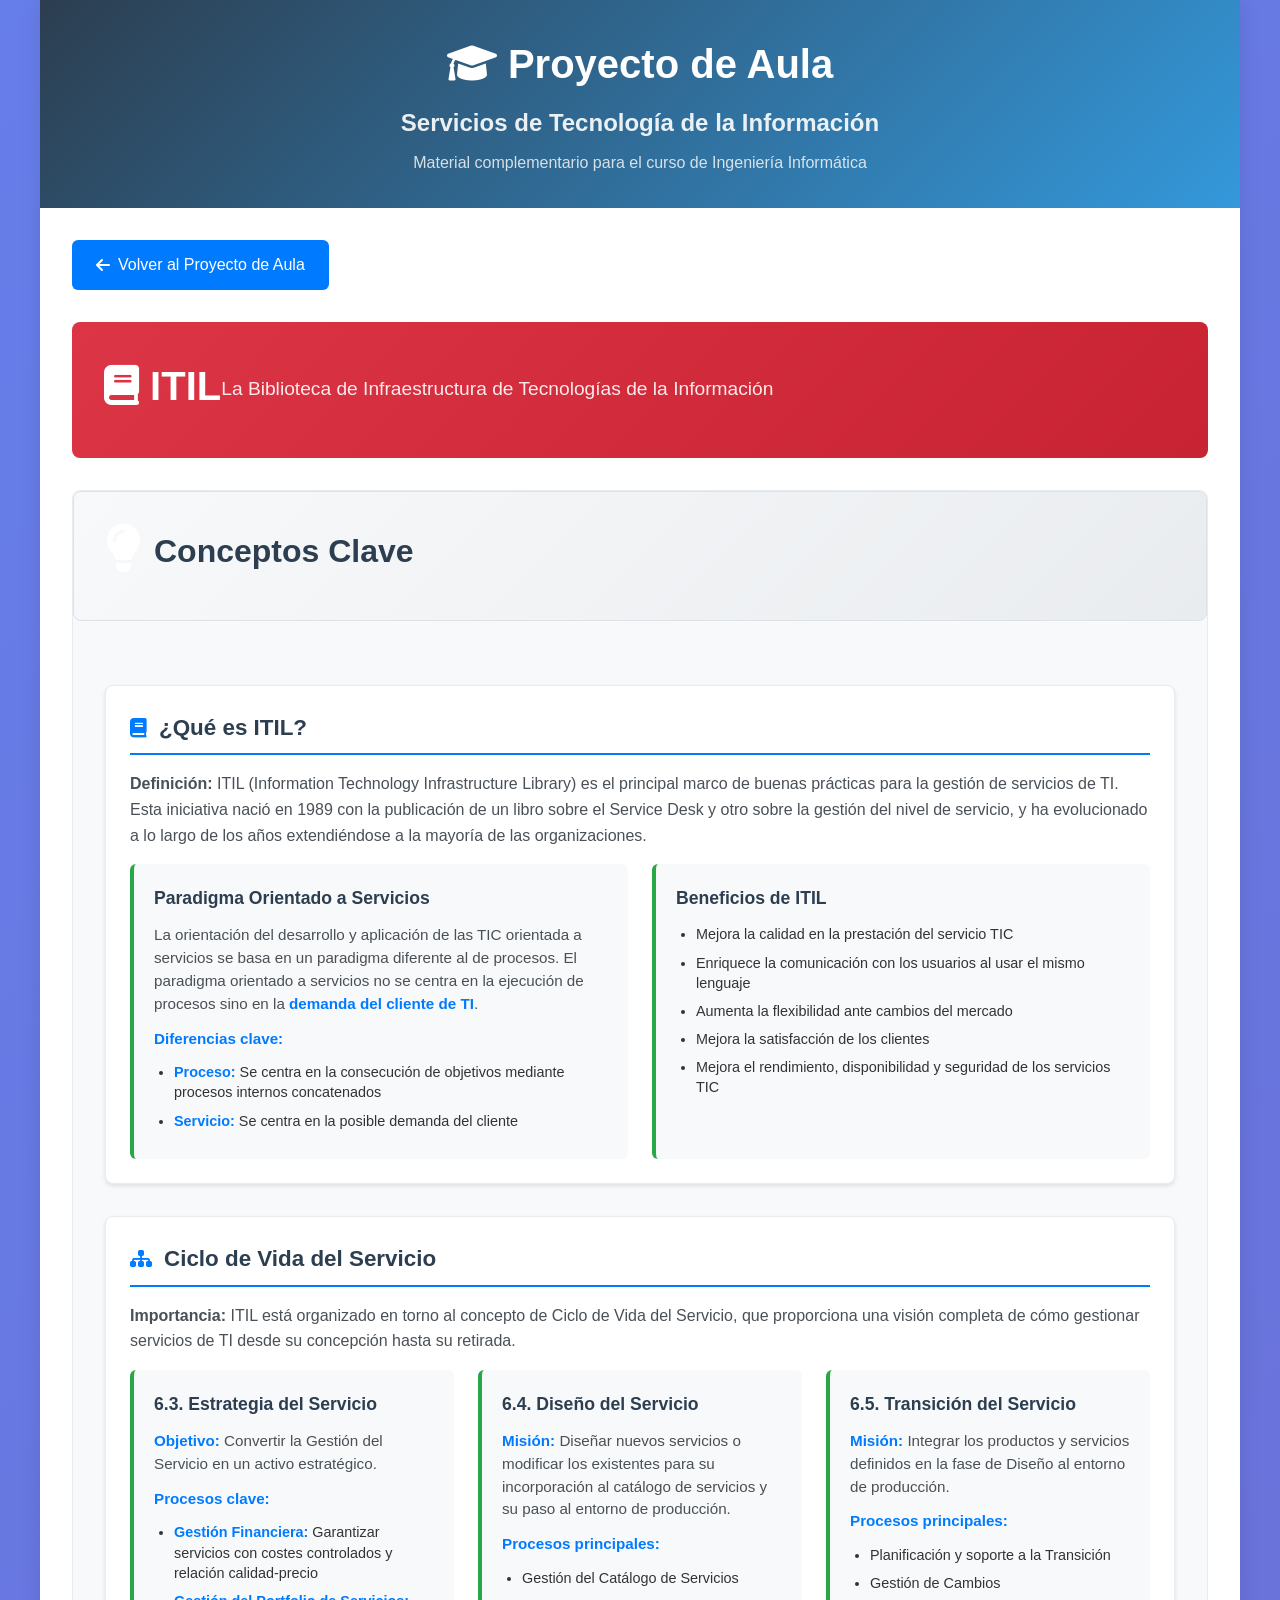
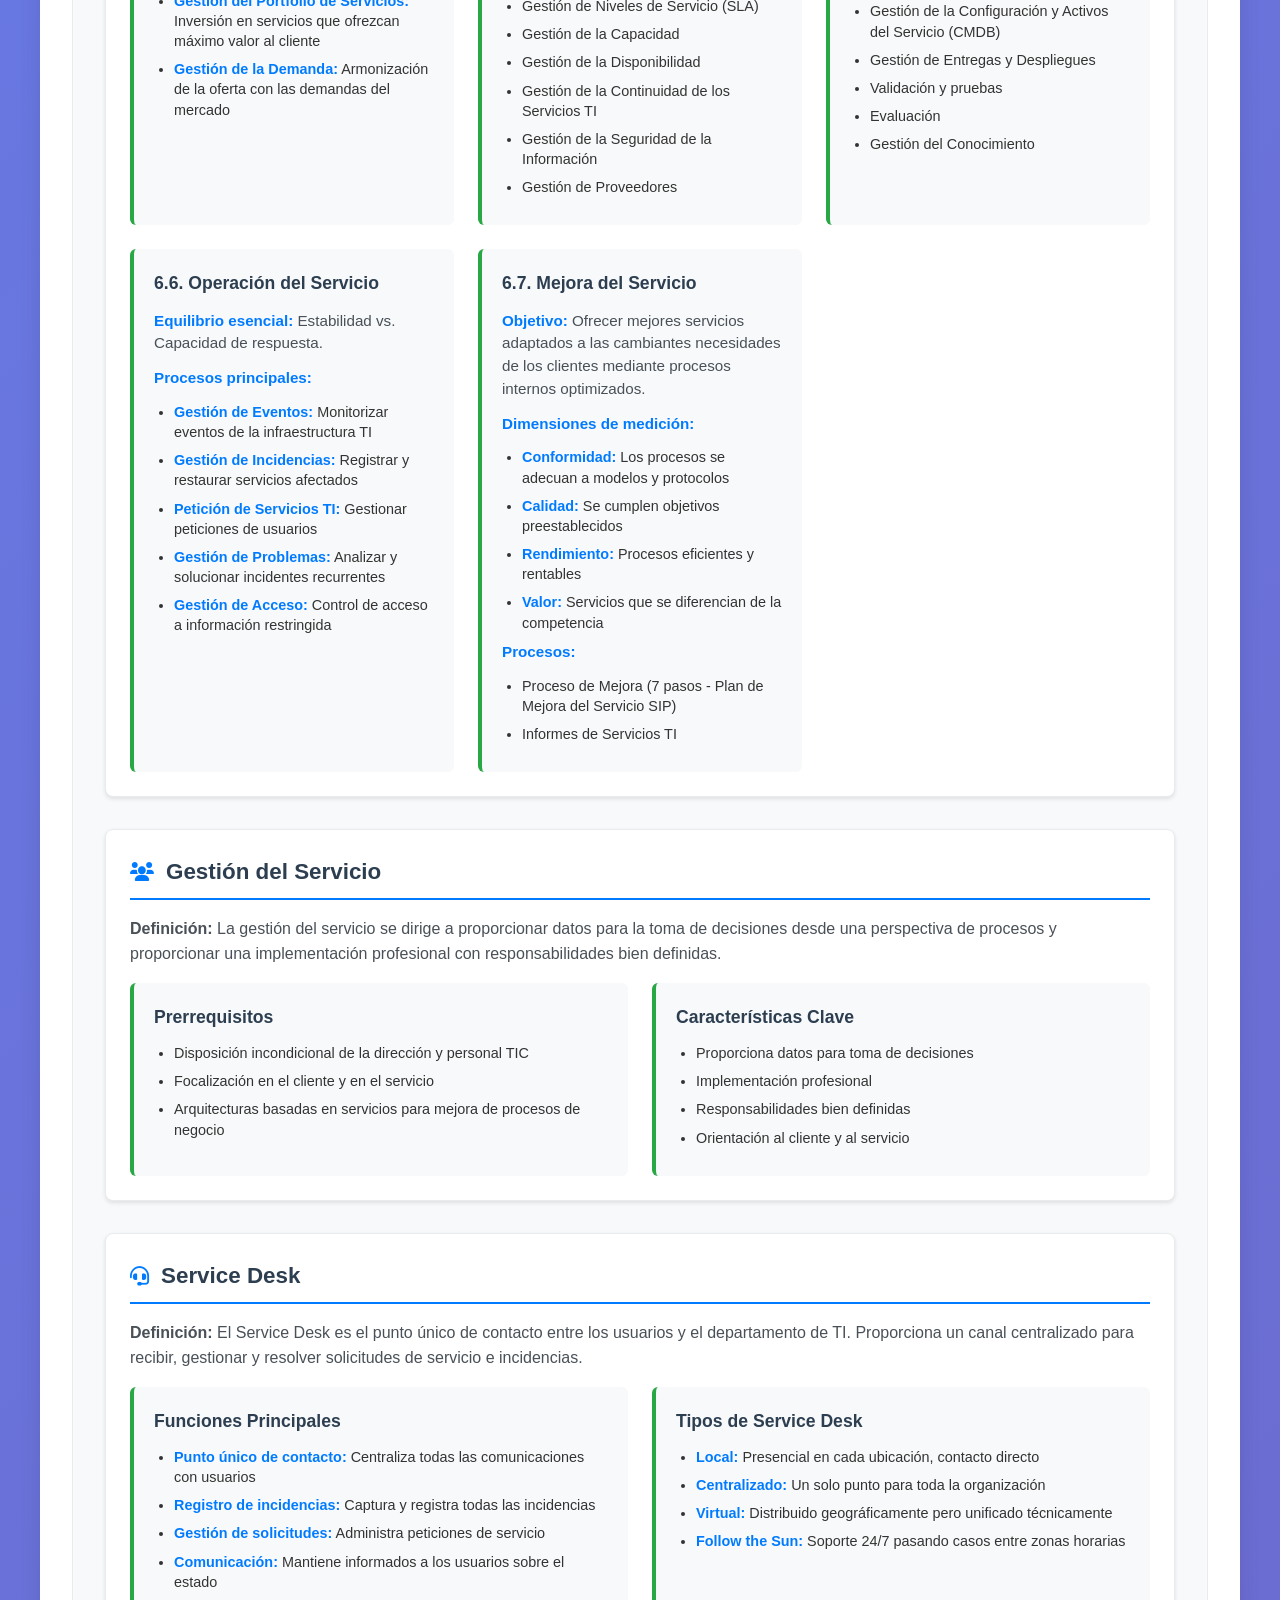
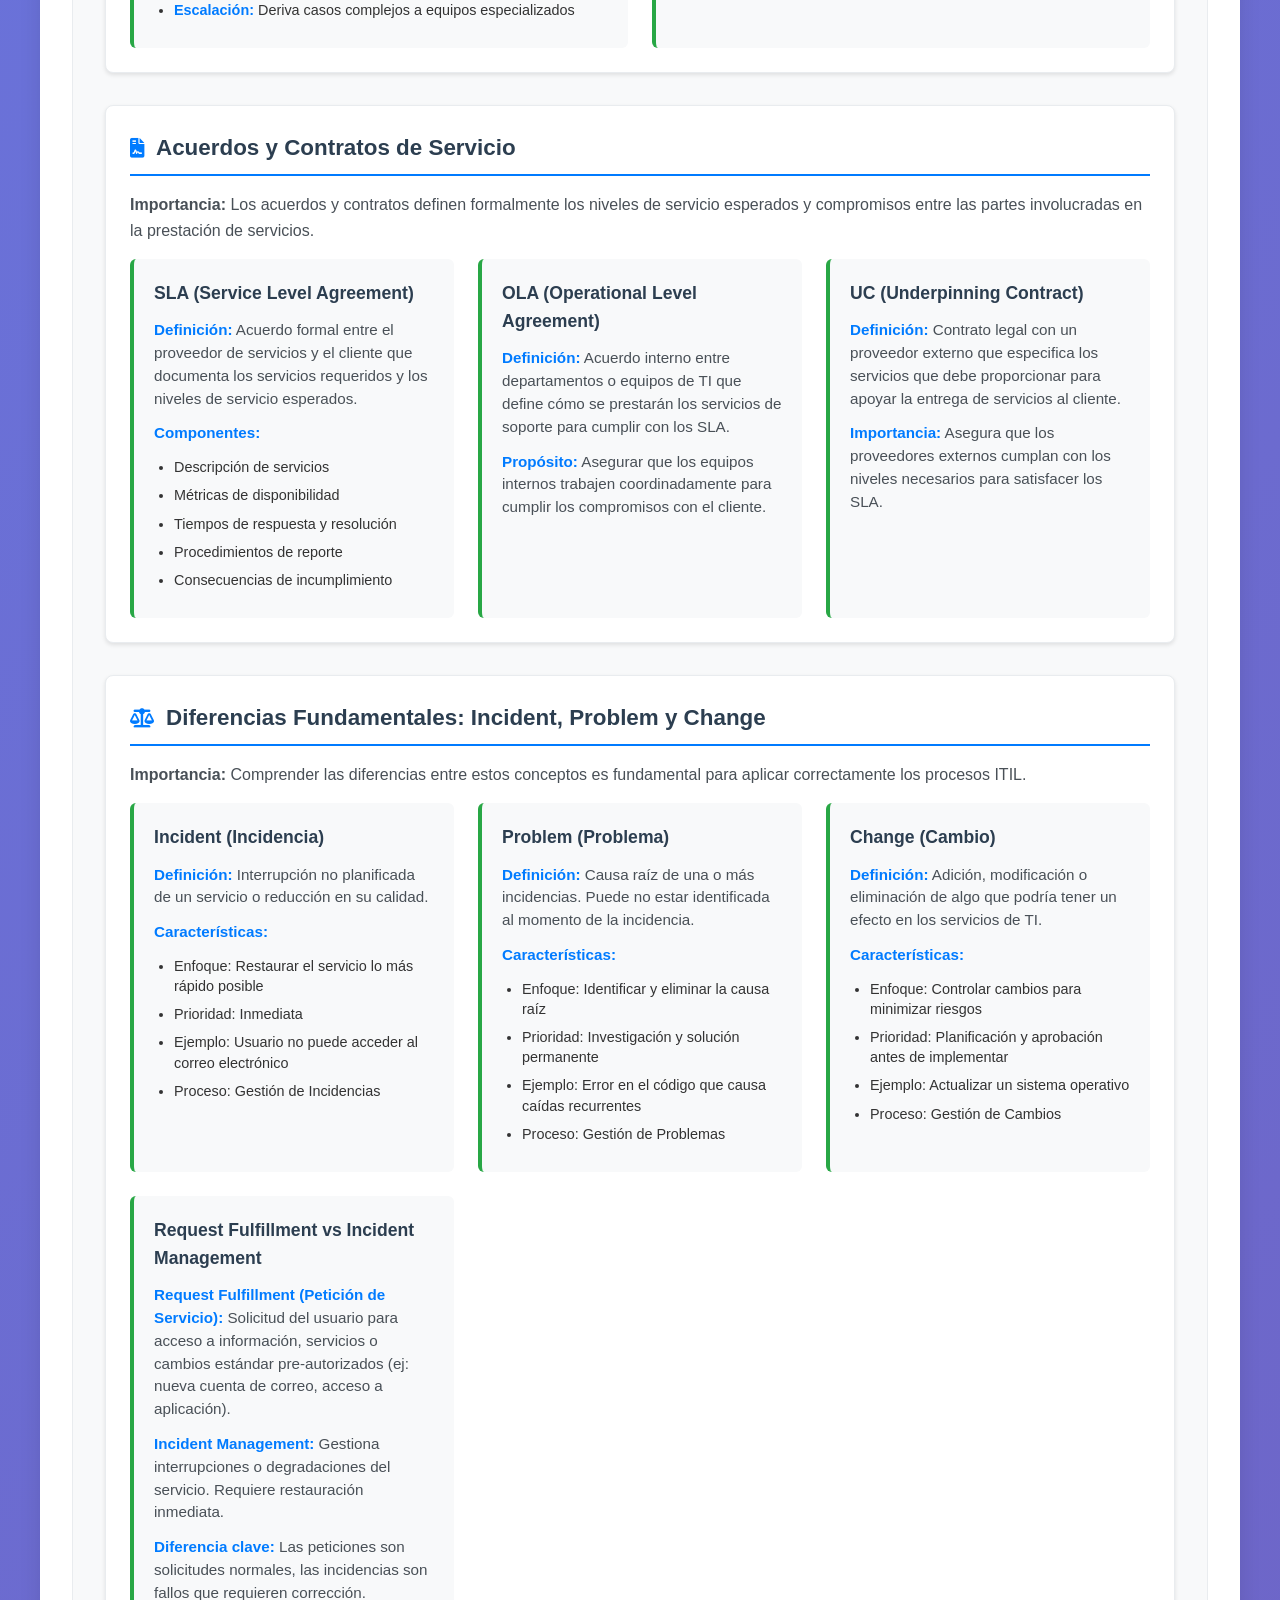
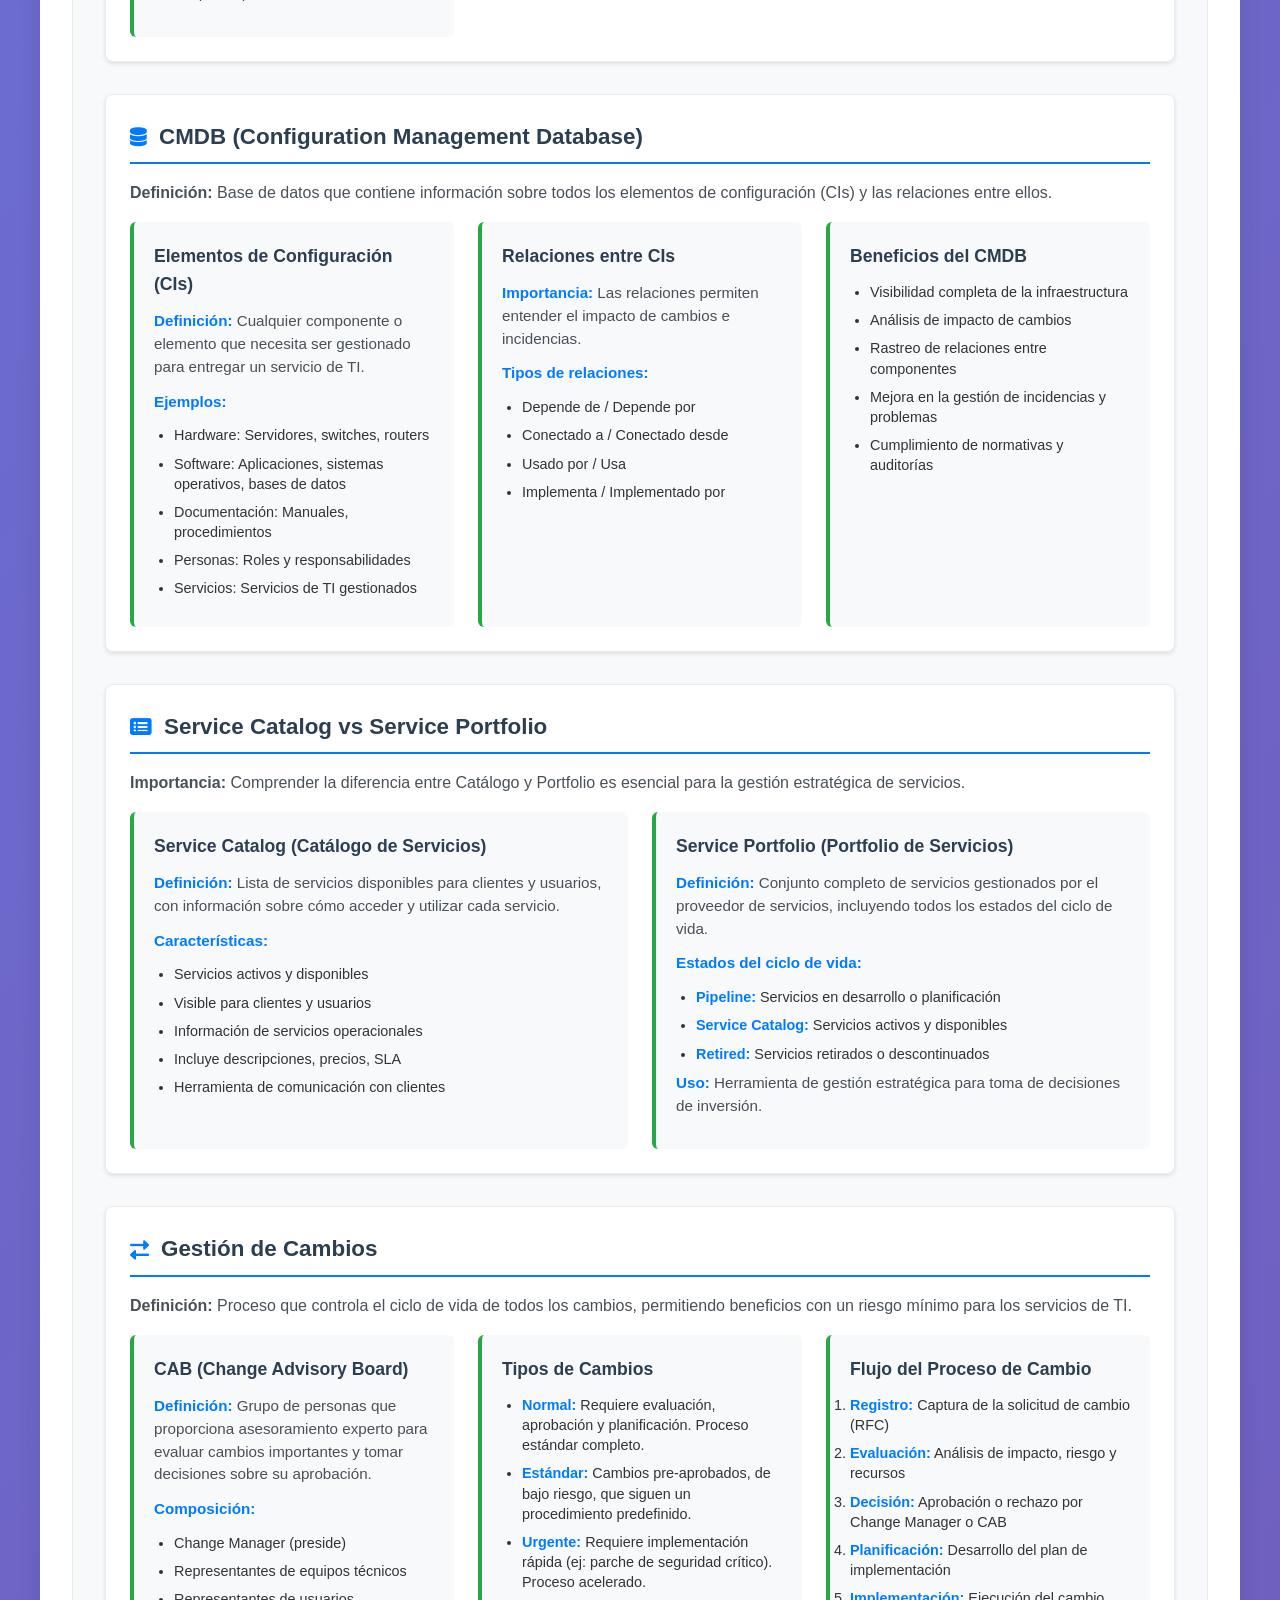
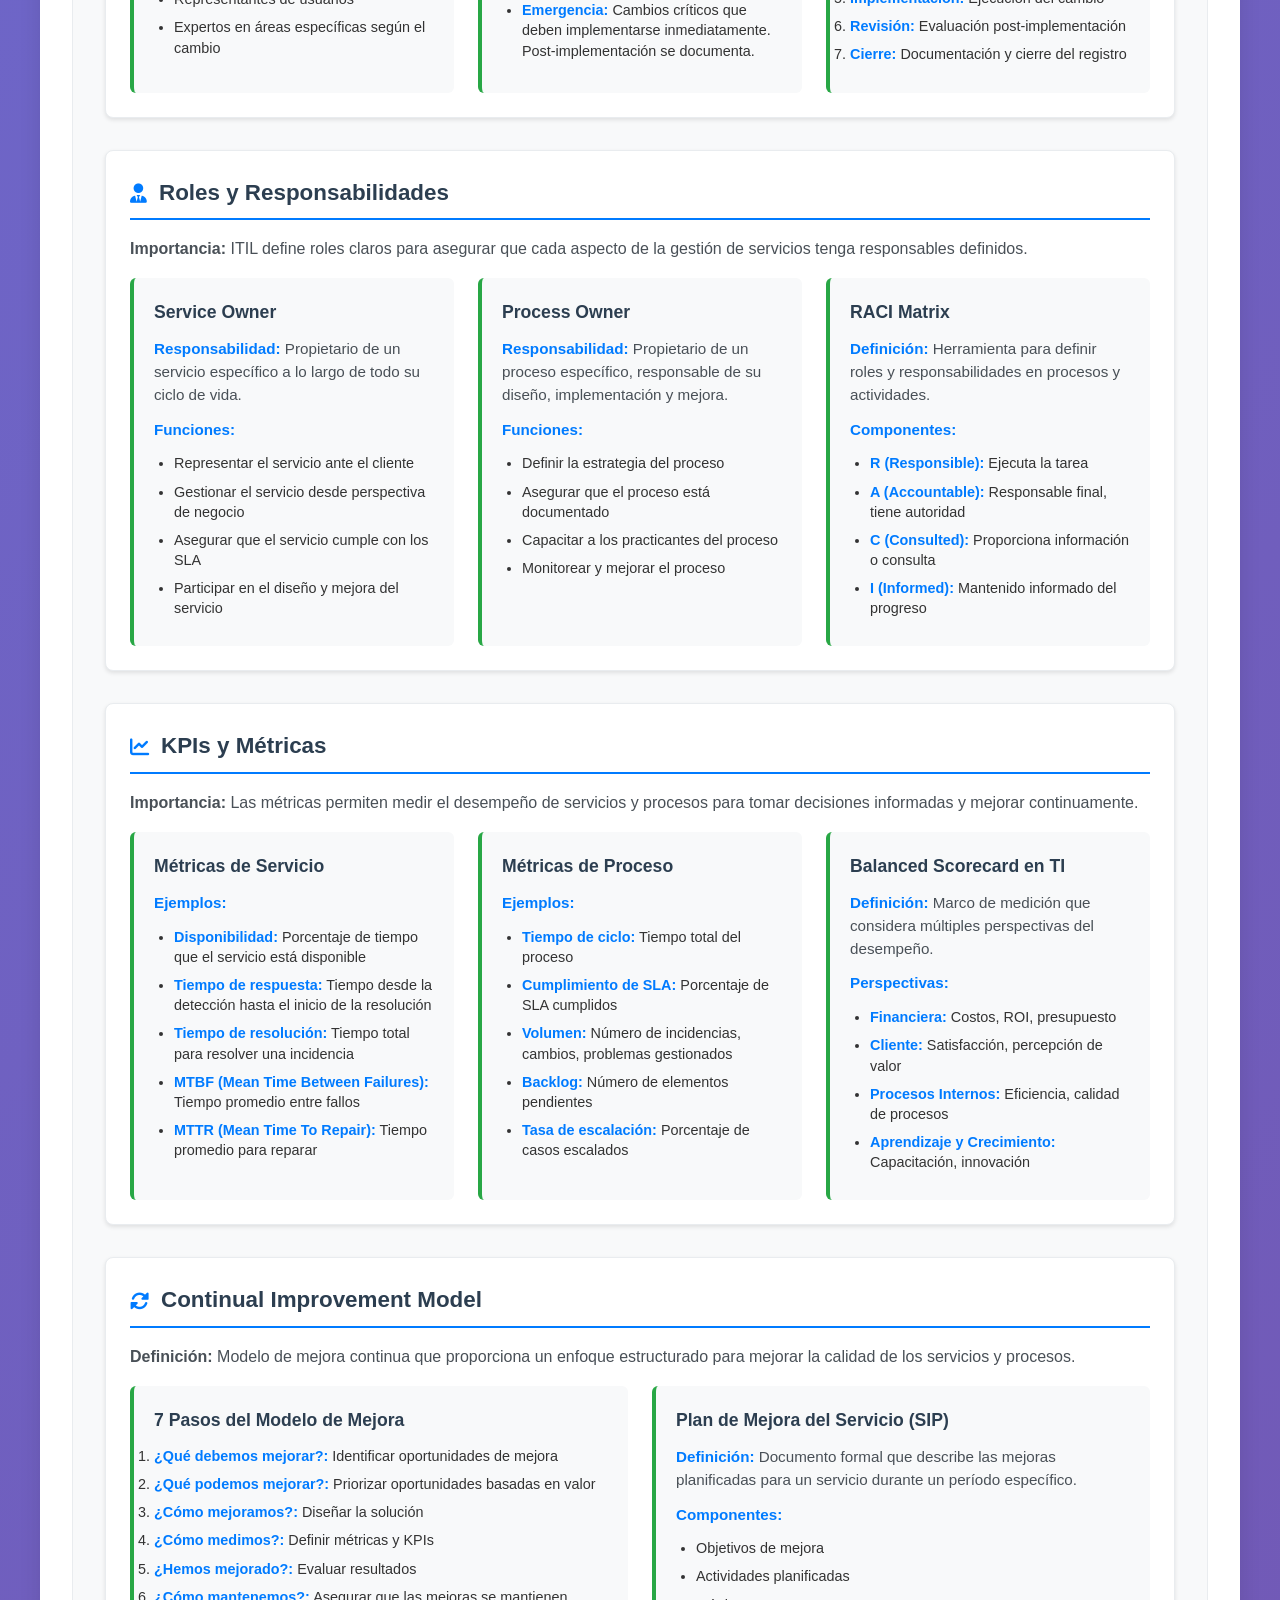
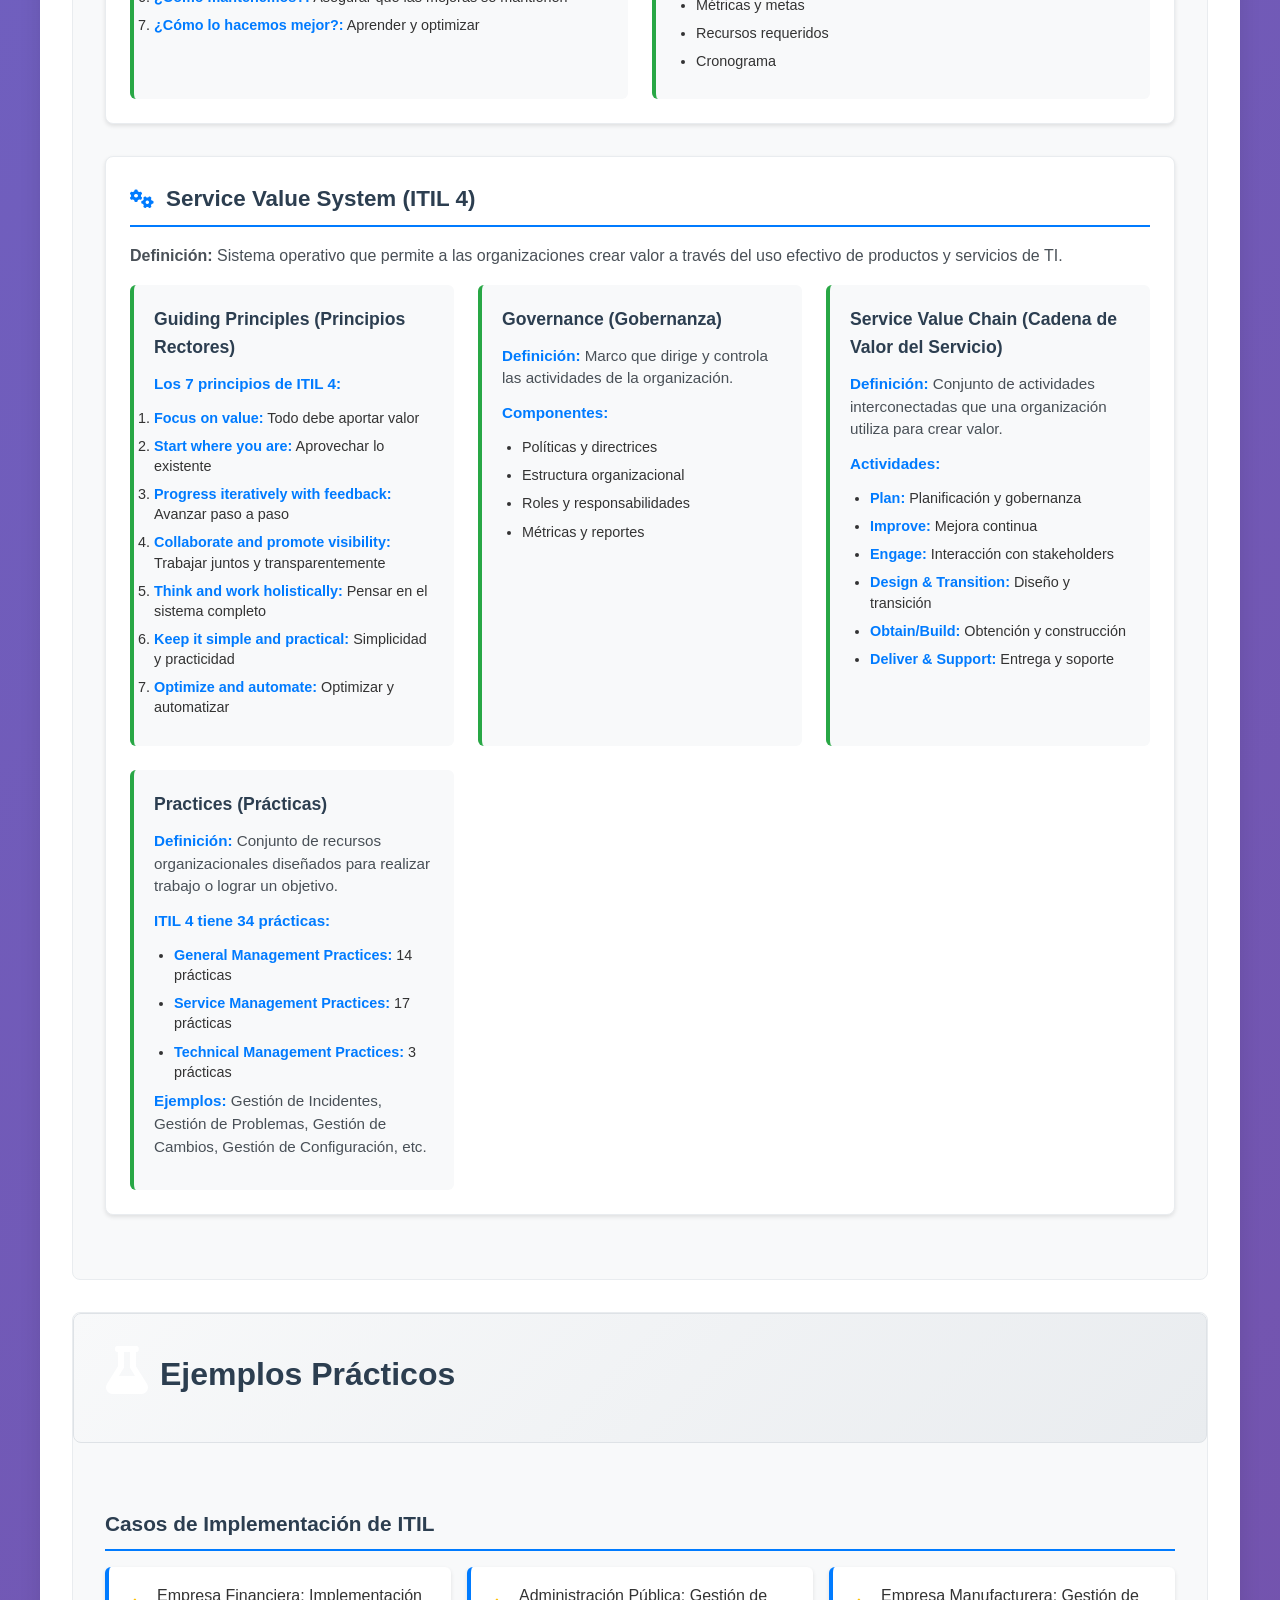
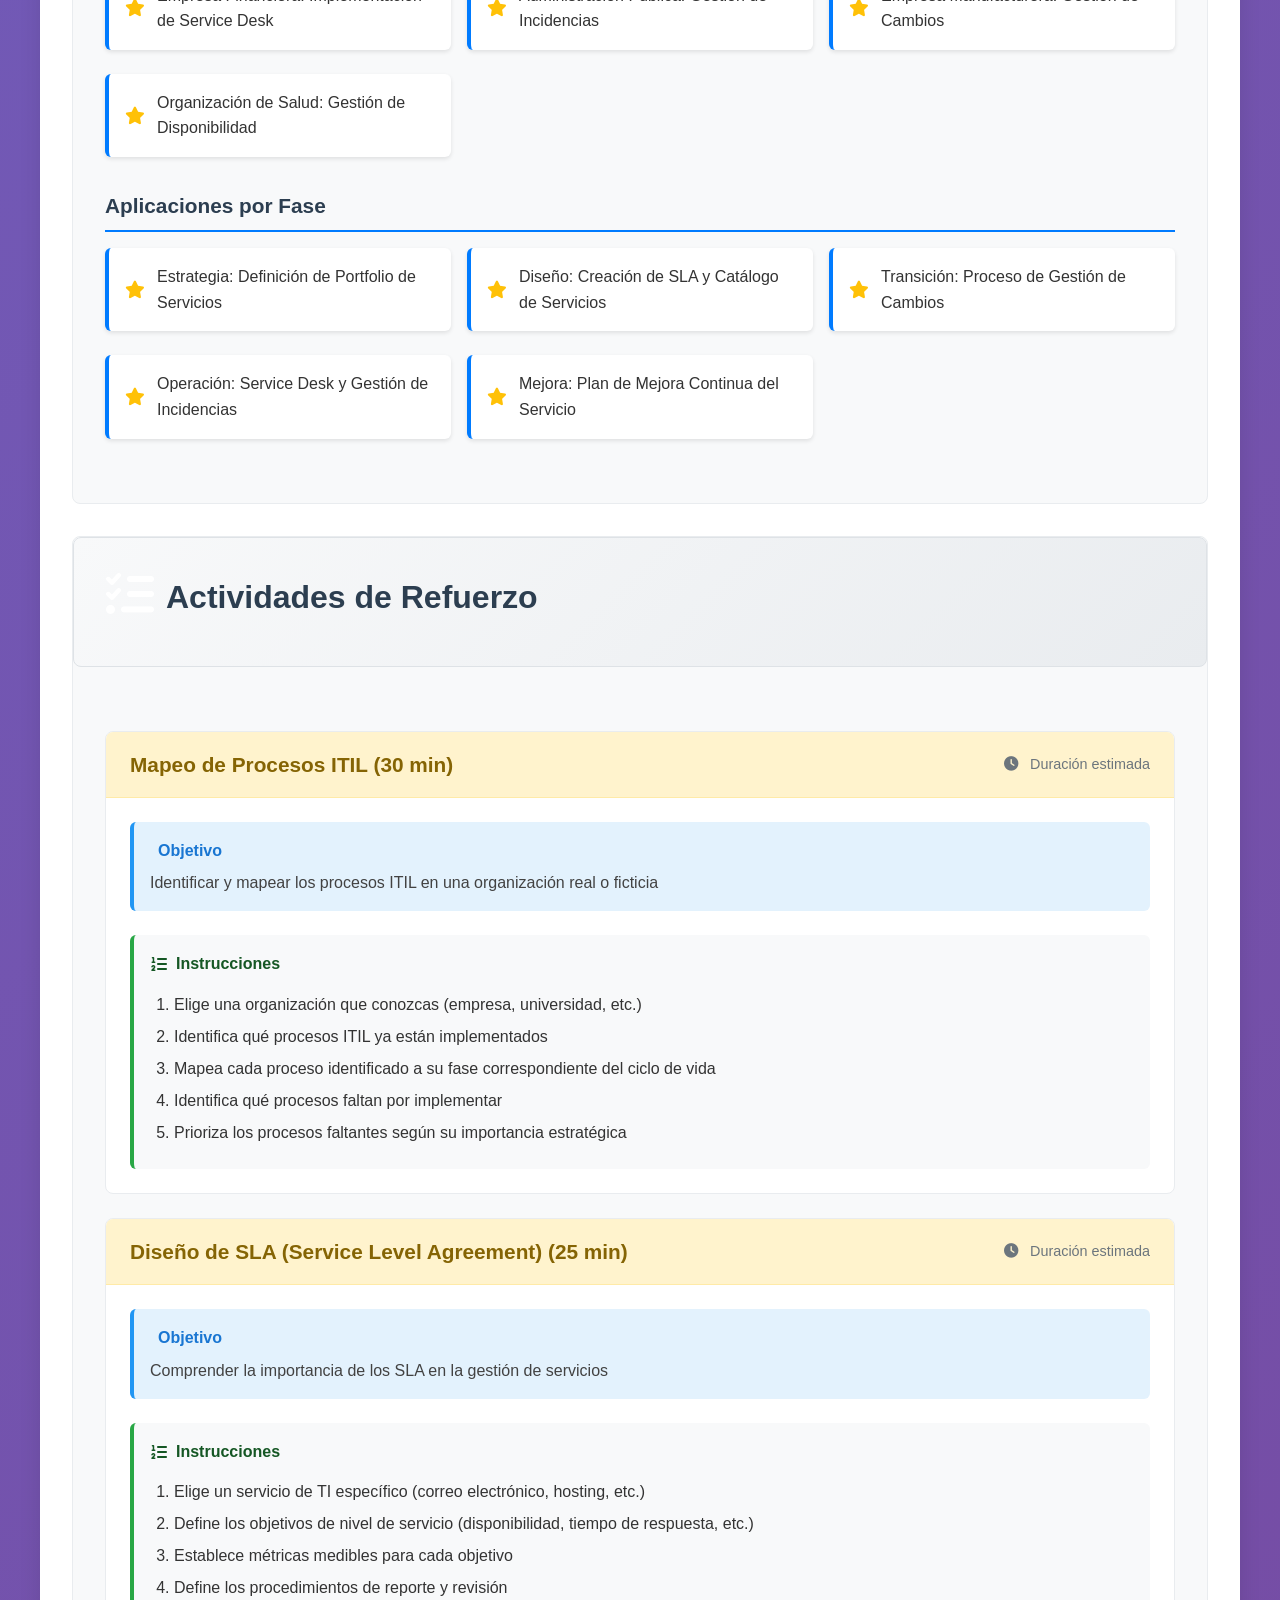
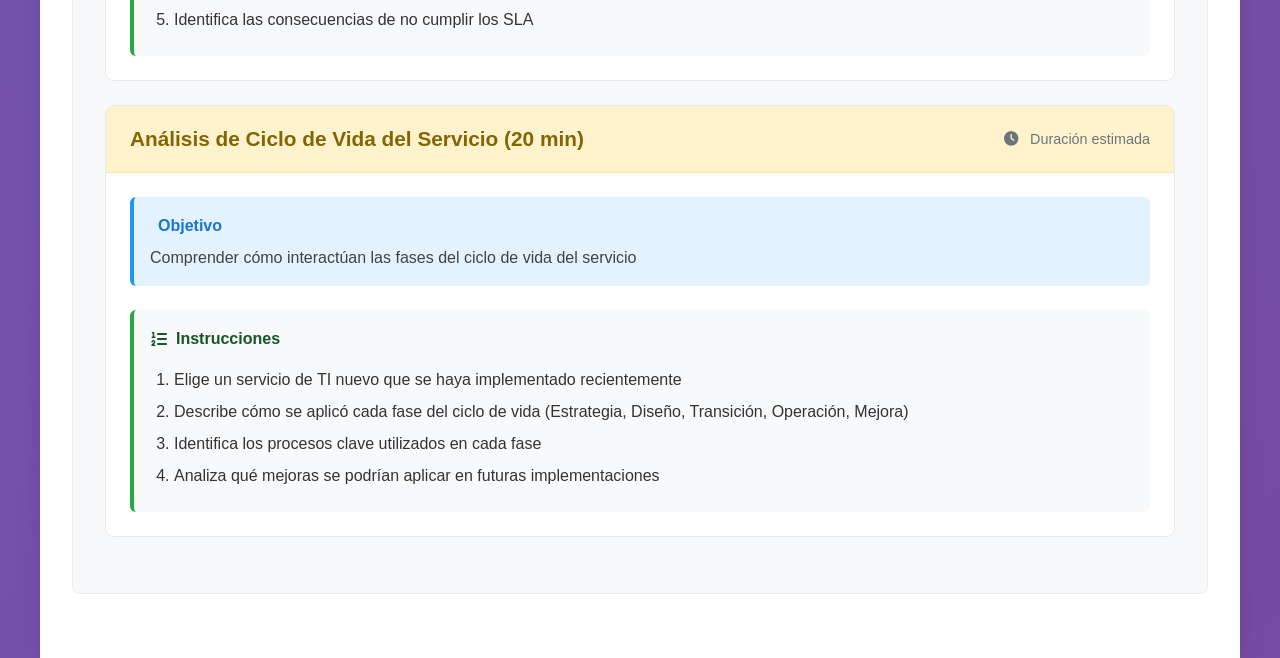
<file: Tema6/tema6.html>
<!DOCTYPE html>
<html lang="es">
<head>
    <meta charset="UTF-8">
    <meta name="viewport" content="width=device-width, initial-scale=1.0">
    <title>Tema 6: ITIL - Proyecto de Aula</title>
    <link rel="stylesheet" href="../styles.css">
    <link href="https://cdnjs.cloudflare.com/ajax/libs/font-awesome/6.0.0/css/all.min.css" rel="stylesheet">
    <style>
        .topic-page-container {
            max-width: 1200px;
            margin: 0 auto;
            padding: 2rem;
            background: white;
            min-height: 100vh;
        }
        .back-button {
            display: inline-flex;
            align-items: center;
            padding: 0.75rem 1.5rem;
            background: #007bff;
            color: white;
            text-decoration: none;
            border-radius: 6px;
            margin-bottom: 2rem;
            transition: background 0.3s ease;
        }
        .back-button:hover {
            background: #0056b3;
        }
        .back-button i {
            margin-right: 0.5rem;
        }
        .topic-header {
            background: linear-gradient(135deg, #dc3545 0%, #c82333 100%);
            color: white;
            padding: 2rem;
            border-radius: 8px;
            margin-bottom: 2rem;
            text-align: center;
        }
        .topic-header h1 {
            margin: 0 0 0.5rem 0;
            font-size: 2.5rem;
        }
        .topic-header p {
            margin: 0;
            font-size: 1.2rem;
            opacity: 0.9;
        }
    </style>
</head>
<body>
    <div class="container">
        <!-- Header común -->
        <header class="header">
            <div class="header-content">
                <h1><i class="fas fa-graduation-cap"></i> Proyecto de Aula</h1>
                <h2>Servicios de Tecnología de la Información</h2>
                <p class="subtitle">Material complementario para el curso de Ingeniería Informática</p>
            </div>
        </header>

        <div class="topic-page-container">
        <a href="../index.html" class="back-button">
            <i class="fas fa-arrow-left"></i>
            Volver al Proyecto de Aula
        </a>

        <div class="topic-header">
            <h1><i class="fas fa-book"></i> ITIL</h1>
            <p>La Biblioteca de Infraestructura de Tecnologías de la Información</p>
        </div>

        <div class="topic-page">
            <!-- Conceptos Section -->
            <section class="topic-section">
                <div class="section-header">
                    <i class="fas fa-lightbulb"></i>
                    <h2>Conceptos Clave</h2>
                </div>
                <div class="section-content">
                    <div class="concept-detail">
                        <h3><i class="fas fa-book"></i> ¿Qué es ITIL?</h3>
                        <p><strong>Definición:</strong> ITIL (Information Technology Infrastructure Library) es el principal marco de buenas prácticas para la gestión de servicios de TI. Esta iniciativa nació en 1989 con la publicación de un libro sobre el Service Desk y otro sobre la gestión del nivel de servicio, y ha evolucionado a lo largo de los años extendiéndose a la mayoría de las organizaciones.</p>
                        <div class="concept-breakdown">
                            <div class="breakdown-item">
                                <h4>Paradigma Orientado a Servicios</h4>
                                <p>La orientación del desarrollo y aplicación de las TIC orientada a servicios se basa en un paradigma diferente al de procesos. El paradigma orientado a servicios no se centra en la ejecución de procesos sino en la <strong>demanda del cliente de TI</strong>.</p>
                                <p><strong>Diferencias clave:</strong></p>
                                <ul>
                                    <li><strong>Proceso:</strong> Se centra en la consecución de objetivos mediante procesos internos concatenados</li>
                                    <li><strong>Servicio:</strong> Se centra en la posible demanda del cliente</li>
                                </ul>
                            </div>
                            <div class="breakdown-item">
                                <h4>Beneficios de ITIL</h4>
                                <ul>
                                    <li>Mejora la calidad en la prestación del servicio TIC</li>
                                    <li>Enriquece la comunicación con los usuarios al usar el mismo lenguaje</li>
                                    <li>Aumenta la flexibilidad ante cambios del mercado</li>
                                    <li>Mejora la satisfacción de los clientes</li>
                                    <li>Mejora el rendimiento, disponibilidad y seguridad de los servicios TIC</li>
                                </ul>
                            </div>
                        </div>
                    </div>

                    <div class="concept-detail">
                        <h3><i class="fas fa-sitemap"></i> Ciclo de Vida del Servicio</h3>
                        <p><strong>Importancia:</strong> ITIL está organizado en torno al concepto de Ciclo de Vida del Servicio, que proporciona una visión completa de cómo gestionar servicios de TI desde su concepción hasta su retirada.</p>
                        <div class="concept-breakdown">
                            <div class="breakdown-item">
                                <h4>6.3. Estrategia del Servicio</h4>
                                <p><strong>Objetivo:</strong> Convertir la Gestión del Servicio en un activo estratégico.</p>
                                <p><strong>Procesos clave:</strong></p>
                                <ul>
                                    <li><strong>Gestión Financiera:</strong> Garantizar servicios con costes controlados y relación calidad-precio</li>
                                    <li><strong>Gestión del Portfolio de Servicios:</strong> Inversión en servicios que ofrezcan máximo valor al cliente</li>
                                    <li><strong>Gestión de la Demanda:</strong> Armonización de la oferta con las demandas del mercado</li>
                                </ul>
                            </div>
                            <div class="breakdown-item">
                                <h4>6.4. Diseño del Servicio</h4>
                                <p><strong>Misión:</strong> Diseñar nuevos servicios o modificar los existentes para su incorporación al catálogo de servicios y su paso al entorno de producción.</p>
                                <p><strong>Procesos principales:</strong></p>
                                <ul>
                                    <li>Gestión del Catálogo de Servicios</li>
                                    <li>Gestión de Niveles de Servicio (SLA)</li>
                                    <li>Gestión de la Capacidad</li>
                                    <li>Gestión de la Disponibilidad</li>
                                    <li>Gestión de la Continuidad de los Servicios TI</li>
                                    <li>Gestión de la Seguridad de la Información</li>
                                    <li>Gestión de Proveedores</li>
                                </ul>
                            </div>
                            <div class="breakdown-item">
                                <h4>6.5. Transición del Servicio</h4>
                                <p><strong>Misión:</strong> Integrar los productos y servicios definidos en la fase de Diseño al entorno de producción.</p>
                                <p><strong>Procesos principales:</strong></p>
                                <ul>
                                    <li>Planificación y soporte a la Transición</li>
                                    <li>Gestión de Cambios</li>
                                    <li>Gestión de la Configuración y Activos del Servicio (CMDB)</li>
                                    <li>Gestión de Entregas y Despliegues</li>
                                    <li>Validación y pruebas</li>
                                    <li>Evaluación</li>
                                    <li>Gestión del Conocimiento</li>
                                </ul>
                            </div>
                            <div class="breakdown-item">
                                <h4>6.6. Operación del Servicio</h4>
                                <p><strong>Equilibrio esencial:</strong> Estabilidad vs. Capacidad de respuesta.</p>
                                <p><strong>Procesos principales:</strong></p>
                                <ul>
                                    <li><strong>Gestión de Eventos:</strong> Monitorizar eventos de la infraestructura TI</li>
                                    <li><strong>Gestión de Incidencias:</strong> Registrar y restaurar servicios afectados</li>
                                    <li><strong>Petición de Servicios TI:</strong> Gestionar peticiones de usuarios</li>
                                    <li><strong>Gestión de Problemas:</strong> Analizar y solucionar incidentes recurrentes</li>
                                    <li><strong>Gestión de Acceso:</strong> Control de acceso a información restringida</li>
                                </ul>
                            </div>
                            <div class="breakdown-item">
                                <h4>6.7. Mejora del Servicio</h4>
                                <p><strong>Objetivo:</strong> Ofrecer mejores servicios adaptados a las cambiantes necesidades de los clientes mediante procesos internos optimizados.</p>
                                <p><strong>Dimensiones de medición:</strong></p>
                                <ul>
                                    <li><strong>Conformidad:</strong> Los procesos se adecuan a modelos y protocolos</li>
                                    <li><strong>Calidad:</strong> Se cumplen objetivos preestablecidos</li>
                                    <li><strong>Rendimiento:</strong> Procesos eficientes y rentables</li>
                                    <li><strong>Valor:</strong> Servicios que se diferencian de la competencia</li>
                                </ul>
                                <p><strong>Procesos:</strong></p>
                                <ul>
                                    <li>Proceso de Mejora (7 pasos - Plan de Mejora del Servicio SIP)</li>
                                    <li>Informes de Servicios TI</li>
                                </ul>
                            </div>
                        </div>
                    </div>

                    <div class="concept-detail">
                        <h3><i class="fas fa-users"></i> Gestión del Servicio</h3>
                        <p><strong>Definición:</strong> La gestión del servicio se dirige a proporcionar datos para la toma de decisiones desde una perspectiva de procesos y proporcionar una implementación profesional con responsabilidades bien definidas.</p>
                        <div class="concept-breakdown">
                            <div class="breakdown-item">
                                <h4>Prerrequisitos</h4>
                                <ul>
                                    <li>Disposición incondicional de la dirección y personal TIC</li>
                                    <li>Focalización en el cliente y en el servicio</li>
                                    <li>Arquitecturas basadas en servicios para mejora de procesos de negocio</li>
                                </ul>
                            </div>
                            <div class="breakdown-item">
                                <h4>Características Clave</h4>
                                <ul>
                                    <li>Proporciona datos para toma de decisiones</li>
                                    <li>Implementación profesional</li>
                                    <li>Responsabilidades bien definidas</li>
                                    <li>Orientación al cliente y al servicio</li>
                                </ul>
                            </div>
                        </div>
                    </div>

                    <div class="concept-detail">
                        <h3><i class="fas fa-headset"></i> Service Desk</h3>
                        <p><strong>Definición:</strong> El Service Desk es el punto único de contacto entre los usuarios y el departamento de TI. Proporciona un canal centralizado para recibir, gestionar y resolver solicitudes de servicio e incidencias.</p>
                        <div class="concept-breakdown">
                            <div class="breakdown-item">
                                <h4>Funciones Principales</h4>
                                <ul>
                                    <li><strong>Punto único de contacto:</strong> Centraliza todas las comunicaciones con usuarios</li>
                                    <li><strong>Registro de incidencias:</strong> Captura y registra todas las incidencias</li>
                                    <li><strong>Gestión de solicitudes:</strong> Administra peticiones de servicio</li>
                                    <li><strong>Comunicación:</strong> Mantiene informados a los usuarios sobre el estado</li>
                                    <li><strong>Escalación:</strong> Deriva casos complejos a equipos especializados</li>
                                </ul>
                            </div>
                            <div class="breakdown-item">
                                <h4>Tipos de Service Desk</h4>
                                <ul>
                                    <li><strong>Local:</strong> Presencial en cada ubicación, contacto directo</li>
                                    <li><strong>Centralizado:</strong> Un solo punto para toda la organización</li>
                                    <li><strong>Virtual:</strong> Distribuido geográficamente pero unificado técnicamente</li>
                                    <li><strong>Follow the Sun:</strong> Soporte 24/7 pasando casos entre zonas horarias</li>
                                </ul>
                            </div>
                        </div>
                    </div>

                    <div class="concept-detail">
                        <h3><i class="fas fa-file-contract"></i> Acuerdos y Contratos de Servicio</h3>
                        <p><strong>Importancia:</strong> Los acuerdos y contratos definen formalmente los niveles de servicio esperados y compromisos entre las partes involucradas en la prestación de servicios.</p>
                        <div class="concept-breakdown">
                            <div class="breakdown-item">
                                <h4>SLA (Service Level Agreement)</h4>
                                <p><strong>Definición:</strong> Acuerdo formal entre el proveedor de servicios y el cliente que documenta los servicios requeridos y los niveles de servicio esperados.</p>
                                <p><strong>Componentes:</strong></p>
                                <ul>
                                    <li>Descripción de servicios</li>
                                    <li>Métricas de disponibilidad</li>
                                    <li>Tiempos de respuesta y resolución</li>
                                    <li>Procedimientos de reporte</li>
                                    <li>Consecuencias de incumplimiento</li>
                                </ul>
                            </div>
                            <div class="breakdown-item">
                                <h4>OLA (Operational Level Agreement)</h4>
                                <p><strong>Definición:</strong> Acuerdo interno entre departamentos o equipos de TI que define cómo se prestarán los servicios de soporte para cumplir con los SLA.</p>
                                <p><strong>Propósito:</strong> Asegurar que los equipos internos trabajen coordinadamente para cumplir los compromisos con el cliente.</p>
                            </div>
                            <div class="breakdown-item">
                                <h4>UC (Underpinning Contract)</h4>
                                <p><strong>Definición:</strong> Contrato legal con un proveedor externo que especifica los servicios que debe proporcionar para apoyar la entrega de servicios al cliente.</p>
                                <p><strong>Importancia:</strong> Asegura que los proveedores externos cumplan con los niveles necesarios para satisfacer los SLA.</p>
                            </div>
                        </div>
                    </div>

                    <div class="concept-detail">
                        <h3><i class="fas fa-balance-scale"></i> Diferencias Fundamentales: Incident, Problem y Change</h3>
                        <p><strong>Importancia:</strong> Comprender las diferencias entre estos conceptos es fundamental para aplicar correctamente los procesos ITIL.</p>
                        <div class="concept-breakdown">
                            <div class="breakdown-item">
                                <h4>Incident (Incidencia)</h4>
                                <p><strong>Definición:</strong> Interrupción no planificada de un servicio o reducción en su calidad.</p>
                                <p><strong>Características:</strong></p>
                                <ul>
                                    <li>Enfoque: Restaurar el servicio lo más rápido posible</li>
                                    <li>Prioridad: Inmediata</li>
                                    <li>Ejemplo: Usuario no puede acceder al correo electrónico</li>
                                    <li>Proceso: Gestión de Incidencias</li>
                                </ul>
                            </div>
                            <div class="breakdown-item">
                                <h4>Problem (Problema)</h4>
                                <p><strong>Definición:</strong> Causa raíz de una o más incidencias. Puede no estar identificada al momento de la incidencia.</p>
                                <p><strong>Características:</strong></p>
                                <ul>
                                    <li>Enfoque: Identificar y eliminar la causa raíz</li>
                                    <li>Prioridad: Investigación y solución permanente</li>
                                    <li>Ejemplo: Error en el código que causa caídas recurrentes</li>
                                    <li>Proceso: Gestión de Problemas</li>
                                </ul>
                            </div>
                            <div class="breakdown-item">
                                <h4>Change (Cambio)</h4>
                                <p><strong>Definición:</strong> Adición, modificación o eliminación de algo que podría tener un efecto en los servicios de TI.</p>
                                <p><strong>Características:</strong></p>
                                <ul>
                                    <li>Enfoque: Controlar cambios para minimizar riesgos</li>
                                    <li>Prioridad: Planificación y aprobación antes de implementar</li>
                                    <li>Ejemplo: Actualizar un sistema operativo</li>
                                    <li>Proceso: Gestión de Cambios</li>
                                </ul>
                            </div>
                            <div class="breakdown-item">
                                <h4>Request Fulfillment vs Incident Management</h4>
                                <p><strong>Request Fulfillment (Petición de Servicio):</strong> Solicitud del usuario para acceso a información, servicios o cambios estándar pre-autorizados (ej: nueva cuenta de correo, acceso a aplicación).</p>
                                <p><strong>Incident Management:</strong> Gestiona interrupciones o degradaciones del servicio. Requiere restauración inmediata.</p>
                                <p><strong>Diferencia clave:</strong> Las peticiones son solicitudes normales, las incidencias son fallos que requieren corrección.</p>
                            </div>
                        </div>
                    </div>

                    <div class="concept-detail">
                        <h3><i class="fas fa-database"></i> CMDB (Configuration Management Database)</h3>
                        <p><strong>Definición:</strong> Base de datos que contiene información sobre todos los elementos de configuración (CIs) y las relaciones entre ellos.</p>
                        <div class="concept-breakdown">
                            <div class="breakdown-item">
                                <h4>Elementos de Configuración (CIs)</h4>
                                <p><strong>Definición:</strong> Cualquier componente o elemento que necesita ser gestionado para entregar un servicio de TI.</p>
                                <p><strong>Ejemplos:</strong></p>
                                <ul>
                                    <li>Hardware: Servidores, switches, routers</li>
                                    <li>Software: Aplicaciones, sistemas operativos, bases de datos</li>
                                    <li>Documentación: Manuales, procedimientos</li>
                                    <li>Personas: Roles y responsabilidades</li>
                                    <li>Servicios: Servicios de TI gestionados</li>
                                </ul>
                            </div>
                            <div class="breakdown-item">
                                <h4>Relaciones entre CIs</h4>
                                <p><strong>Importancia:</strong> Las relaciones permiten entender el impacto de cambios e incidencias.</p>
                                <p><strong>Tipos de relaciones:</strong></p>
                                <ul>
                                    <li>Depende de / Depende por</li>
                                    <li>Conectado a / Conectado desde</li>
                                    <li>Usado por / Usa</li>
                                    <li>Implementa / Implementado por</li>
                                </ul>
                            </div>
                            <div class="breakdown-item">
                                <h4>Beneficios del CMDB</h4>
                                <ul>
                                    <li>Visibilidad completa de la infraestructura</li>
                                    <li>Análisis de impacto de cambios</li>
                                    <li>Rastreo de relaciones entre componentes</li>
                                    <li>Mejora en la gestión de incidencias y problemas</li>
                                    <li>Cumplimiento de normativas y auditorías</li>
                                </ul>
                            </div>
                        </div>
                    </div>

                    <div class="concept-detail">
                        <h3><i class="fas fa-list-alt"></i> Service Catalog vs Service Portfolio</h3>
                        <p><strong>Importancia:</strong> Comprender la diferencia entre Catálogo y Portfolio es esencial para la gestión estratégica de servicios.</p>
                        <div class="concept-breakdown">
                            <div class="breakdown-item">
                                <h4>Service Catalog (Catálogo de Servicios)</h4>
                                <p><strong>Definición:</strong> Lista de servicios disponibles para clientes y usuarios, con información sobre cómo acceder y utilizar cada servicio.</p>
                                <p><strong>Características:</strong></p>
                                <ul>
                                    <li>Servicios activos y disponibles</li>
                                    <li>Visible para clientes y usuarios</li>
                                    <li>Información de servicios operacionales</li>
                                    <li>Incluye descripciones, precios, SLA</li>
                                    <li>Herramienta de comunicación con clientes</li>
                                </ul>
                            </div>
                            <div class="breakdown-item">
                                <h4>Service Portfolio (Portfolio de Servicios)</h4>
                                <p><strong>Definición:</strong> Conjunto completo de servicios gestionados por el proveedor de servicios, incluyendo todos los estados del ciclo de vida.</p>
                                <p><strong>Estados del ciclo de vida:</strong></p>
                                <ul>
                                    <li><strong>Pipeline:</strong> Servicios en desarrollo o planificación</li>
                                    <li><strong>Service Catalog:</strong> Servicios activos y disponibles</li>
                                    <li><strong>Retired:</strong> Servicios retirados o descontinuados</li>
                                </ul>
                                <p><strong>Uso:</strong> Herramienta de gestión estratégica para toma de decisiones de inversión.</p>
                            </div>
                        </div>
                    </div>

                    <div class="concept-detail">
                        <h3><i class="fas fa-exchange-alt"></i> Gestión de Cambios</h3>
                        <p><strong>Definición:</strong> Proceso que controla el ciclo de vida de todos los cambios, permitiendo beneficios con un riesgo mínimo para los servicios de TI.</p>
                        <div class="concept-breakdown">
                            <div class="breakdown-item">
                                <h4>CAB (Change Advisory Board)</h4>
                                <p><strong>Definición:</strong> Grupo de personas que proporciona asesoramiento experto para evaluar cambios importantes y tomar decisiones sobre su aprobación.</p>
                                <p><strong>Composición:</strong></p>
                                <ul>
                                    <li>Change Manager (preside)</li>
                                    <li>Representantes de equipos técnicos</li>
                                    <li>Representantes de usuarios</li>
                                    <li>Expertos en áreas específicas según el cambio</li>
                                </ul>
                            </div>
                            <div class="breakdown-item">
                                <h4>Tipos de Cambios</h4>
                                <ul>
                                    <li><strong>Normal:</strong> Requiere evaluación, aprobación y planificación. Proceso estándar completo.</li>
                                    <li><strong>Estándar:</strong> Cambios pre-aprobados, de bajo riesgo, que siguen un procedimiento predefinido.</li>
                                    <li><strong>Urgente:</strong> Requiere implementación rápida (ej: parche de seguridad crítico). Proceso acelerado.</li>
                                    <li><strong>Emergencia:</strong> Cambios críticos que deben implementarse inmediatamente. Post-implementación se documenta.</li>
                                </ul>
                            </div>
                            <div class="breakdown-item">
                                <h4>Flujo del Proceso de Cambio</h4>
                                <ol>
                                    <li><strong>Registro:</strong> Captura de la solicitud de cambio (RFC)</li>
                                    <li><strong>Evaluación:</strong> Análisis de impacto, riesgo y recursos</li>
                                    <li><strong>Decisión:</strong> Aprobación o rechazo por Change Manager o CAB</li>
                                    <li><strong>Planificación:</strong> Desarrollo del plan de implementación</li>
                                    <li><strong>Implementación:</strong> Ejecución del cambio</li>
                                    <li><strong>Revisión:</strong> Evaluación post-implementación</li>
                                    <li><strong>Cierre:</strong> Documentación y cierre del registro</li>
                                </ol>
                            </div>
                        </div>
                    </div>

                    <div class="concept-detail">
                        <h3><i class="fas fa-user-tie"></i> Roles y Responsabilidades</h3>
                        <p><strong>Importancia:</strong> ITIL define roles claros para asegurar que cada aspecto de la gestión de servicios tenga responsables definidos.</p>
                        <div class="concept-breakdown">
                            <div class="breakdown-item">
                                <h4>Service Owner</h4>
                                <p><strong>Responsabilidad:</strong> Propietario de un servicio específico a lo largo de todo su ciclo de vida.</p>
                                <p><strong>Funciones:</strong></p>
                                <ul>
                                    <li>Representar el servicio ante el cliente</li>
                                    <li>Gestionar el servicio desde perspectiva de negocio</li>
                                    <li>Asegurar que el servicio cumple con los SLA</li>
                                    <li>Participar en el diseño y mejora del servicio</li>
                                </ul>
                            </div>
                            <div class="breakdown-item">
                                <h4>Process Owner</h4>
                                <p><strong>Responsabilidad:</strong> Propietario de un proceso específico, responsable de su diseño, implementación y mejora.</p>
                                <p><strong>Funciones:</strong></p>
                                <ul>
                                    <li>Definir la estrategia del proceso</li>
                                    <li>Asegurar que el proceso está documentado</li>
                                    <li>Capacitar a los practicantes del proceso</li>
                                    <li>Monitorear y mejorar el proceso</li>
                                </ul>
                            </div>
                            <div class="breakdown-item">
                                <h4>RACI Matrix</h4>
                                <p><strong>Definición:</strong> Herramienta para definir roles y responsabilidades en procesos y actividades.</p>
                                <p><strong>Componentes:</strong></p>
                                <ul>
                                    <li><strong>R (Responsible):</strong> Ejecuta la tarea</li>
                                    <li><strong>A (Accountable):</strong> Responsable final, tiene autoridad</li>
                                    <li><strong>C (Consulted):</strong> Proporciona información o consulta</li>
                                    <li><strong>I (Informed):</strong> Mantenido informado del progreso</li>
                                </ul>
                            </div>
                        </div>
                    </div>

                    <div class="concept-detail">
                        <h3><i class="fas fa-chart-line"></i> KPIs y Métricas</h3>
                        <p><strong>Importancia:</strong> Las métricas permiten medir el desempeño de servicios y procesos para tomar decisiones informadas y mejorar continuamente.</p>
                        <div class="concept-breakdown">
                            <div class="breakdown-item">
                                <h4>Métricas de Servicio</h4>
                                <p><strong>Ejemplos:</strong></p>
                                <ul>
                                    <li><strong>Disponibilidad:</strong> Porcentaje de tiempo que el servicio está disponible</li>
                                    <li><strong>Tiempo de respuesta:</strong> Tiempo desde la detección hasta el inicio de la resolución</li>
                                    <li><strong>Tiempo de resolución:</strong> Tiempo total para resolver una incidencia</li>
                                    <li><strong>MTBF (Mean Time Between Failures):</strong> Tiempo promedio entre fallos</li>
                                    <li><strong>MTTR (Mean Time To Repair):</strong> Tiempo promedio para reparar</li>
                                </ul>
                            </div>
                            <div class="breakdown-item">
                                <h4>Métricas de Proceso</h4>
                                <p><strong>Ejemplos:</strong></p>
                                <ul>
                                    <li><strong>Tiempo de ciclo:</strong> Tiempo total del proceso</li>
                                    <li><strong>Cumplimiento de SLA:</strong> Porcentaje de SLA cumplidos</li>
                                    <li><strong>Volumen:</strong> Número de incidencias, cambios, problemas gestionados</li>
                                    <li><strong>Backlog:</strong> Número de elementos pendientes</li>
                                    <li><strong>Tasa de escalación:</strong> Porcentaje de casos escalados</li>
                                </ul>
                            </div>
                            <div class="breakdown-item">
                                <h4>Balanced Scorecard en TI</h4>
                                <p><strong>Definición:</strong> Marco de medición que considera múltiples perspectivas del desempeño.</p>
                                <p><strong>Perspectivas:</strong></p>
                                <ul>
                                    <li><strong>Financiera:</strong> Costos, ROI, presupuesto</li>
                                    <li><strong>Cliente:</strong> Satisfacción, percepción de valor</li>
                                    <li><strong>Procesos Internos:</strong> Eficiencia, calidad de procesos</li>
                                    <li><strong>Aprendizaje y Crecimiento:</strong> Capacitación, innovación</li>
                                </ul>
                            </div>
                        </div>
                    </div>

                    <div class="concept-detail">
                        <h3><i class="fas fa-sync-alt"></i> Continual Improvement Model</h3>
                        <p><strong>Definición:</strong> Modelo de mejora continua que proporciona un enfoque estructurado para mejorar la calidad de los servicios y procesos.</p>
                        <div class="concept-breakdown">
                            <div class="breakdown-item">
                                <h4>7 Pasos del Modelo de Mejora</h4>
                                <ol>
                                    <li><strong>¿Qué debemos mejorar?:</strong> Identificar oportunidades de mejora</li>
                                    <li><strong>¿Qué podemos mejorar?:</strong> Priorizar oportunidades basadas en valor</li>
                                    <li><strong>¿Cómo mejoramos?:</strong> Diseñar la solución</li>
                                    <li><strong>¿Cómo medimos?:</strong> Definir métricas y KPIs</li>
                                    <li><strong>¿Hemos mejorado?:</strong> Evaluar resultados</li>
                                    <li><strong>¿Cómo mantenemos?:</strong> Asegurar que las mejoras se mantienen</li>
                                    <li><strong>¿Cómo lo hacemos mejor?:</strong> Aprender y optimizar</li>
                                </ol>
                            </div>
                            <div class="breakdown-item">
                                <h4>Plan de Mejora del Servicio (SIP)</h4>
                                <p><strong>Definición:</strong> Documento formal que describe las mejoras planificadas para un servicio durante un período específico.</p>
                                <p><strong>Componentes:</strong></p>
                                <ul>
                                    <li>Objetivos de mejora</li>
                                    <li>Actividades planificadas</li>
                                    <li>Métricas y metas</li>
                                    <li>Recursos requeridos</li>
                                    <li>Cronograma</li>
                                </ul>
                            </div>
                        </div>
                    </div>

                    <div class="concept-detail">
                        <h3><i class="fas fa-cogs"></i> Service Value System (ITIL 4)</h3>
                        <p><strong>Definición:</strong> Sistema operativo que permite a las organizaciones crear valor a través del uso efectivo de productos y servicios de TI.</p>
                        <div class="concept-breakdown">
                            <div class="breakdown-item">
                                <h4>Guiding Principles (Principios Rectores)</h4>
                                <p><strong>Los 7 principios de ITIL 4:</strong></p>
                                <ol>
                                    <li><strong>Focus on value:</strong> Todo debe aportar valor</li>
                                    <li><strong>Start where you are:</strong> Aprovechar lo existente</li>
                                    <li><strong>Progress iteratively with feedback:</strong> Avanzar paso a paso</li>
                                    <li><strong>Collaborate and promote visibility:</strong> Trabajar juntos y transparentemente</li>
                                    <li><strong>Think and work holistically:</strong> Pensar en el sistema completo</li>
                                    <li><strong>Keep it simple and practical:</strong> Simplicidad y practicidad</li>
                                    <li><strong>Optimize and automate:</strong> Optimizar y automatizar</li>
                                </ol>
                            </div>
                            <div class="breakdown-item">
                                <h4>Governance (Gobernanza)</h4>
                                <p><strong>Definición:</strong> Marco que dirige y controla las actividades de la organización.</p>
                                <p><strong>Componentes:</strong></p>
                                <ul>
                                    <li>Políticas y directrices</li>
                                    <li>Estructura organizacional</li>
                                    <li>Roles y responsabilidades</li>
                                    <li>Métricas y reportes</li>
                                </ul>
                            </div>
                            <div class="breakdown-item">
                                <h4>Service Value Chain (Cadena de Valor del Servicio)</h4>
                                <p><strong>Definición:</strong> Conjunto de actividades interconectadas que una organización utiliza para crear valor.</p>
                                <p><strong>Actividades:</strong></p>
                                <ul>
                                    <li><strong>Plan:</strong> Planificación y gobernanza</li>
                                    <li><strong>Improve:</strong> Mejora continua</li>
                                    <li><strong>Engage:</strong> Interacción con stakeholders</li>
                                    <li><strong>Design & Transition:</strong> Diseño y transición</li>
                                    <li><strong>Obtain/Build:</strong> Obtención y construcción</li>
                                    <li><strong>Deliver & Support:</strong> Entrega y soporte</li>
                                </ul>
                            </div>
                            <div class="breakdown-item">
                                <h4>Practices (Prácticas)</h4>
                                <p><strong>Definición:</strong> Conjunto de recursos organizacionales diseñados para realizar trabajo o lograr un objetivo.</p>
                                <p><strong>ITIL 4 tiene 34 prácticas:</strong></p>
                                <ul>
                                    <li><strong>General Management Practices:</strong> 14 prácticas</li>
                                    <li><strong>Service Management Practices:</strong> 17 prácticas</li>
                                    <li><strong>Technical Management Practices:</strong> 3 prácticas</li>
                                </ul>
                                <p><strong>Ejemplos:</strong> Gestión de Incidentes, Gestión de Problemas, Gestión de Cambios, Gestión de Configuración, etc.</p>
                            </div>
                        </div>
                    </div>
                </div>
            </section>

            <!-- Ejemplos Section -->
            <section class="topic-section">
                <div class="section-header">
                    <i class="fas fa-flask"></i>
                    <h2>Ejemplos Prácticos</h2>
                </div>
                <div class="section-content">
                    <div class="example-section">
                        <h3>Casos de Implementación de ITIL</h3>
                        <div class="example-grid">
                            <div class="example-item">
                                <i class="fas fa-star"></i>
                                <span>Empresa Financiera: Implementación de Service Desk</span>
                            </div>
                            <div class="example-item">
                                <i class="fas fa-star"></i>
                                <span>Administración Pública: Gestión de Incidencias</span>
                            </div>
                            <div class="example-item">
                                <i class="fas fa-star"></i>
                                <span>Empresa Manufacturera: Gestión de Cambios</span>
                            </div>
                            <div class="example-item">
                                <i class="fas fa-star"></i>
                                <span>Organización de Salud: Gestión de Disponibilidad</span>
                            </div>
                        </div>
                    </div>
                    <div class="example-section">
                        <h3>Aplicaciones por Fase</h3>
                        <div class="example-grid">
                            <div class="example-item">
                                <i class="fas fa-star"></i>
                                <span>Estrategia: Definición de Portfolio de Servicios</span>
                            </div>
                            <div class="example-item">
                                <i class="fas fa-star"></i>
                                <span>Diseño: Creación de SLA y Catálogo de Servicios</span>
                            </div>
                            <div class="example-item">
                                <i class="fas fa-star"></i>
                                <span>Transición: Proceso de Gestión de Cambios</span>
                            </div>
                            <div class="example-item">
                                <i class="fas fa-star"></i>
                                <span>Operación: Service Desk y Gestión de Incidencias</span>
                            </div>
                            <div class="example-item">
                                <i class="fas fa-star"></i>
                                <span>Mejora: Plan de Mejora Continua del Servicio</span>
                            </div>
                        </div>
                    </div>
                </div>
            </section>

            <!-- Actividades Section -->
            <section class="topic-section">
                <div class="section-header">
                    <i class="fas fa-tasks"></i>
                    <h2>Actividades de Refuerzo</h2>
                </div>
                <div class="section-content">
                    <div class="activity-section">
                        <div class="activity-header">
                            <h3>Mapeo de Procesos ITIL (30 min)</h3>
                            <div class="activity-meta">
                                <span class="duration"><i class="fas fa-clock"></i> Duración estimada</span>
                            </div>
                        </div>
                        <div class="activity-content">
                            <div class="activity-objective">
                                <h4><i class="fas fa-target"></i> Objetivo</h4>
                                <p>Identificar y mapear los procesos ITIL en una organización real o ficticia</p>
                            </div>
                            <div class="activity-instructions">
                                <h4><i class="fas fa-list-ol"></i> Instrucciones</h4>
                                <ol>
                                    <li>Elige una organización que conozcas (empresa, universidad, etc.)</li>
                                    <li>Identifica qué procesos ITIL ya están implementados</li>
                                    <li>Mapea cada proceso identificado a su fase correspondiente del ciclo de vida</li>
                                    <li>Identifica qué procesos faltan por implementar</li>
                                    <li>Prioriza los procesos faltantes según su importancia estratégica</li>
                                </ol>
                            </div>
                        </div>
                    </div>
                    <div class="activity-section">
                        <div class="activity-header">
                            <h3>Diseño de SLA (Service Level Agreement) (25 min)</h3>
                            <div class="activity-meta">
                                <span class="duration"><i class="fas fa-clock"></i> Duración estimada</span>
                            </div>
                        </div>
                        <div class="activity-content">
                            <div class="activity-objective">
                                <h4><i class="fas fa-target"></i> Objetivo</h4>
                                <p>Comprender la importancia de los SLA en la gestión de servicios</p>
                            </div>
                            <div class="activity-instructions">
                                <h4><i class="fas fa-list-ol"></i> Instrucciones</h4>
                                <ol>
                                    <li>Elige un servicio de TI específico (correo electrónico, hosting, etc.)</li>
                                    <li>Define los objetivos de nivel de servicio (disponibilidad, tiempo de respuesta, etc.)</li>
                                    <li>Establece métricas medibles para cada objetivo</li>
                                    <li>Define los procedimientos de reporte y revisión</li>
                                    <li>Identifica las consecuencias de no cumplir los SLA</li>
                                </ol>
                            </div>
                        </div>
                    </div>
                    <div class="activity-section">
                        <div class="activity-header">
                            <h3>Análisis de Ciclo de Vida del Servicio (20 min)</h3>
                            <div class="activity-meta">
                                <span class="duration"><i class="fas fa-clock"></i> Duración estimada</span>
                            </div>
                        </div>
                        <div class="activity-content">
                            <div class="activity-objective">
                                <h4><i class="fas fa-target"></i> Objetivo</h4>
                                <p>Comprender cómo interactúan las fases del ciclo de vida del servicio</p>
                            </div>
                            <div class="activity-instructions">
                                <h4><i class="fas fa-list-ol"></i> Instrucciones</h4>
                                <ol>
                                    <li>Elige un servicio de TI nuevo que se haya implementado recientemente</li>
                                    <li>Describe cómo se aplicó cada fase del ciclo de vida (Estrategia, Diseño, Transición, Operación, Mejora)</li>
                                    <li>Identifica los procesos clave utilizados en cada fase</li>
                                    <li>Analiza qué mejoras se podrían aplicar en futuras implementaciones</li>
                                </ol>
                            </div>
                        </div>
                    </div>
                </div>
            </section>
        </div>
        </div>
    </div>
</body>
</html>
</file>
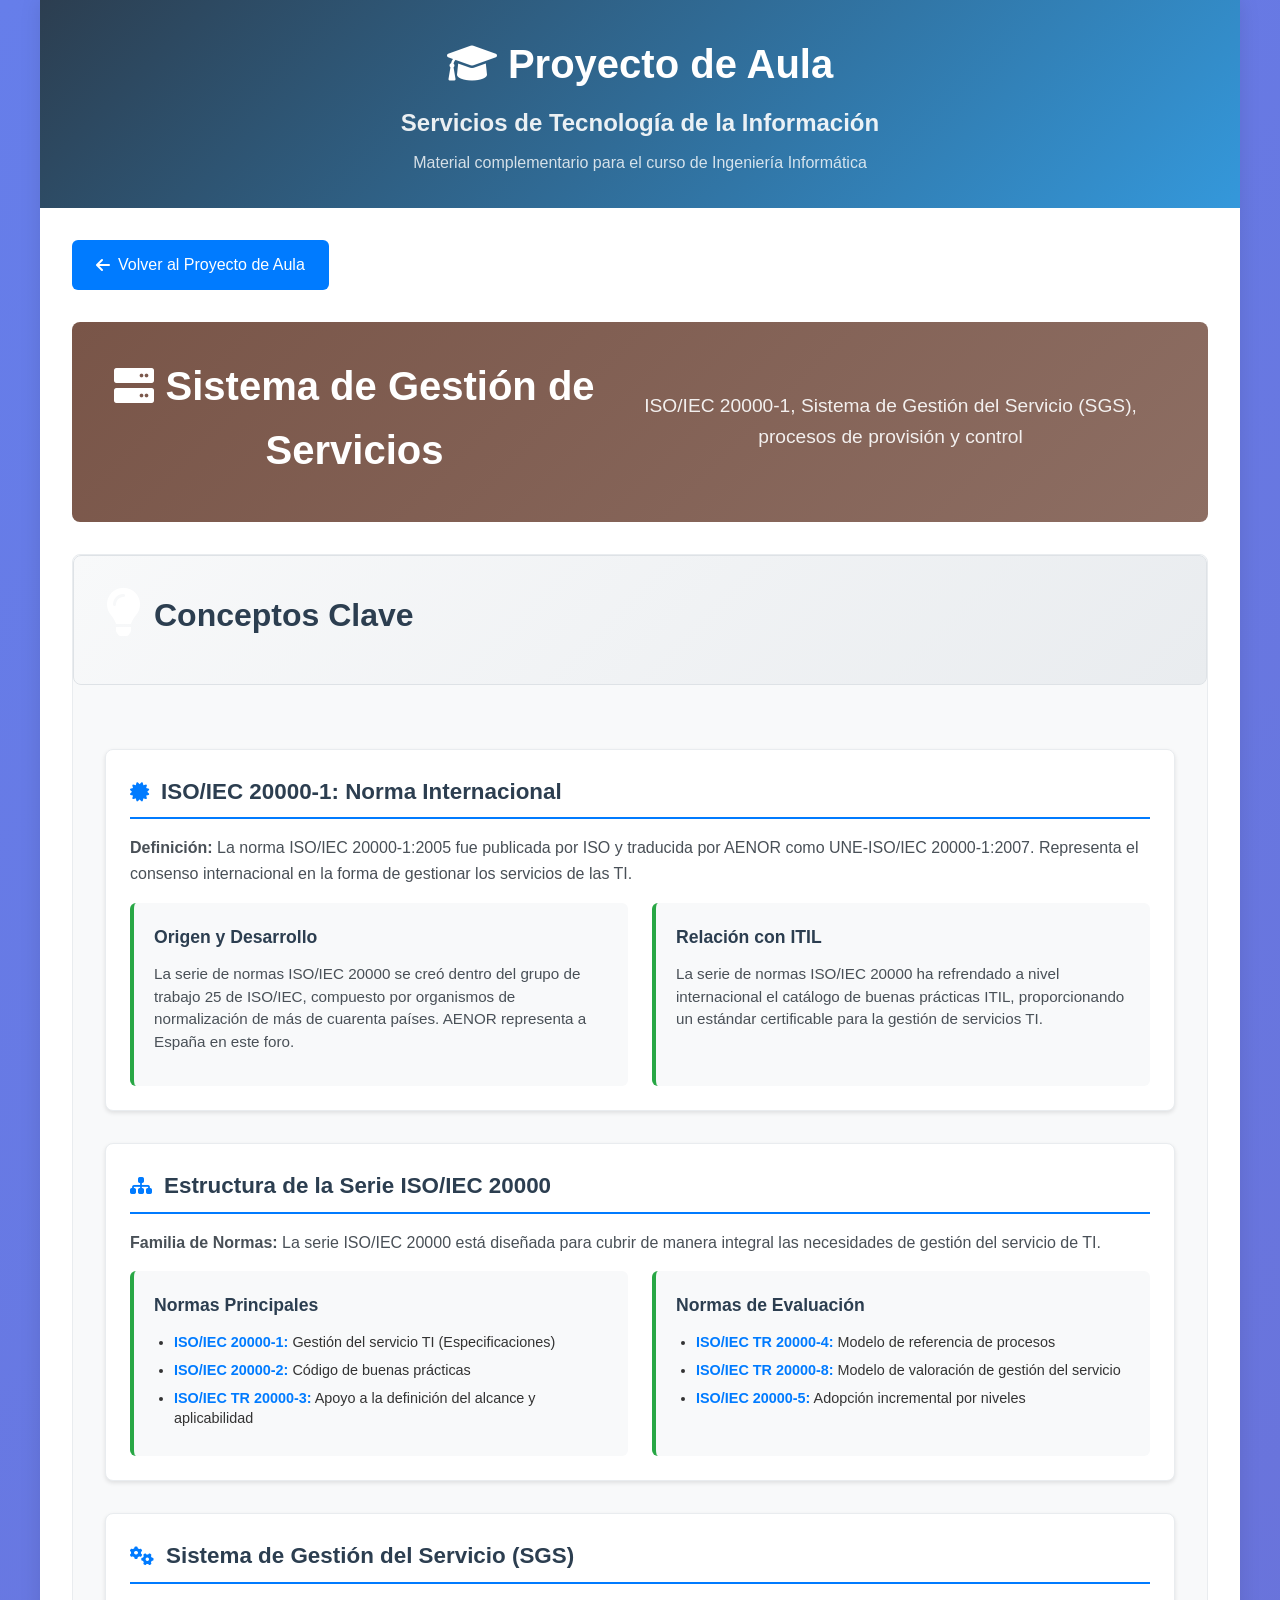
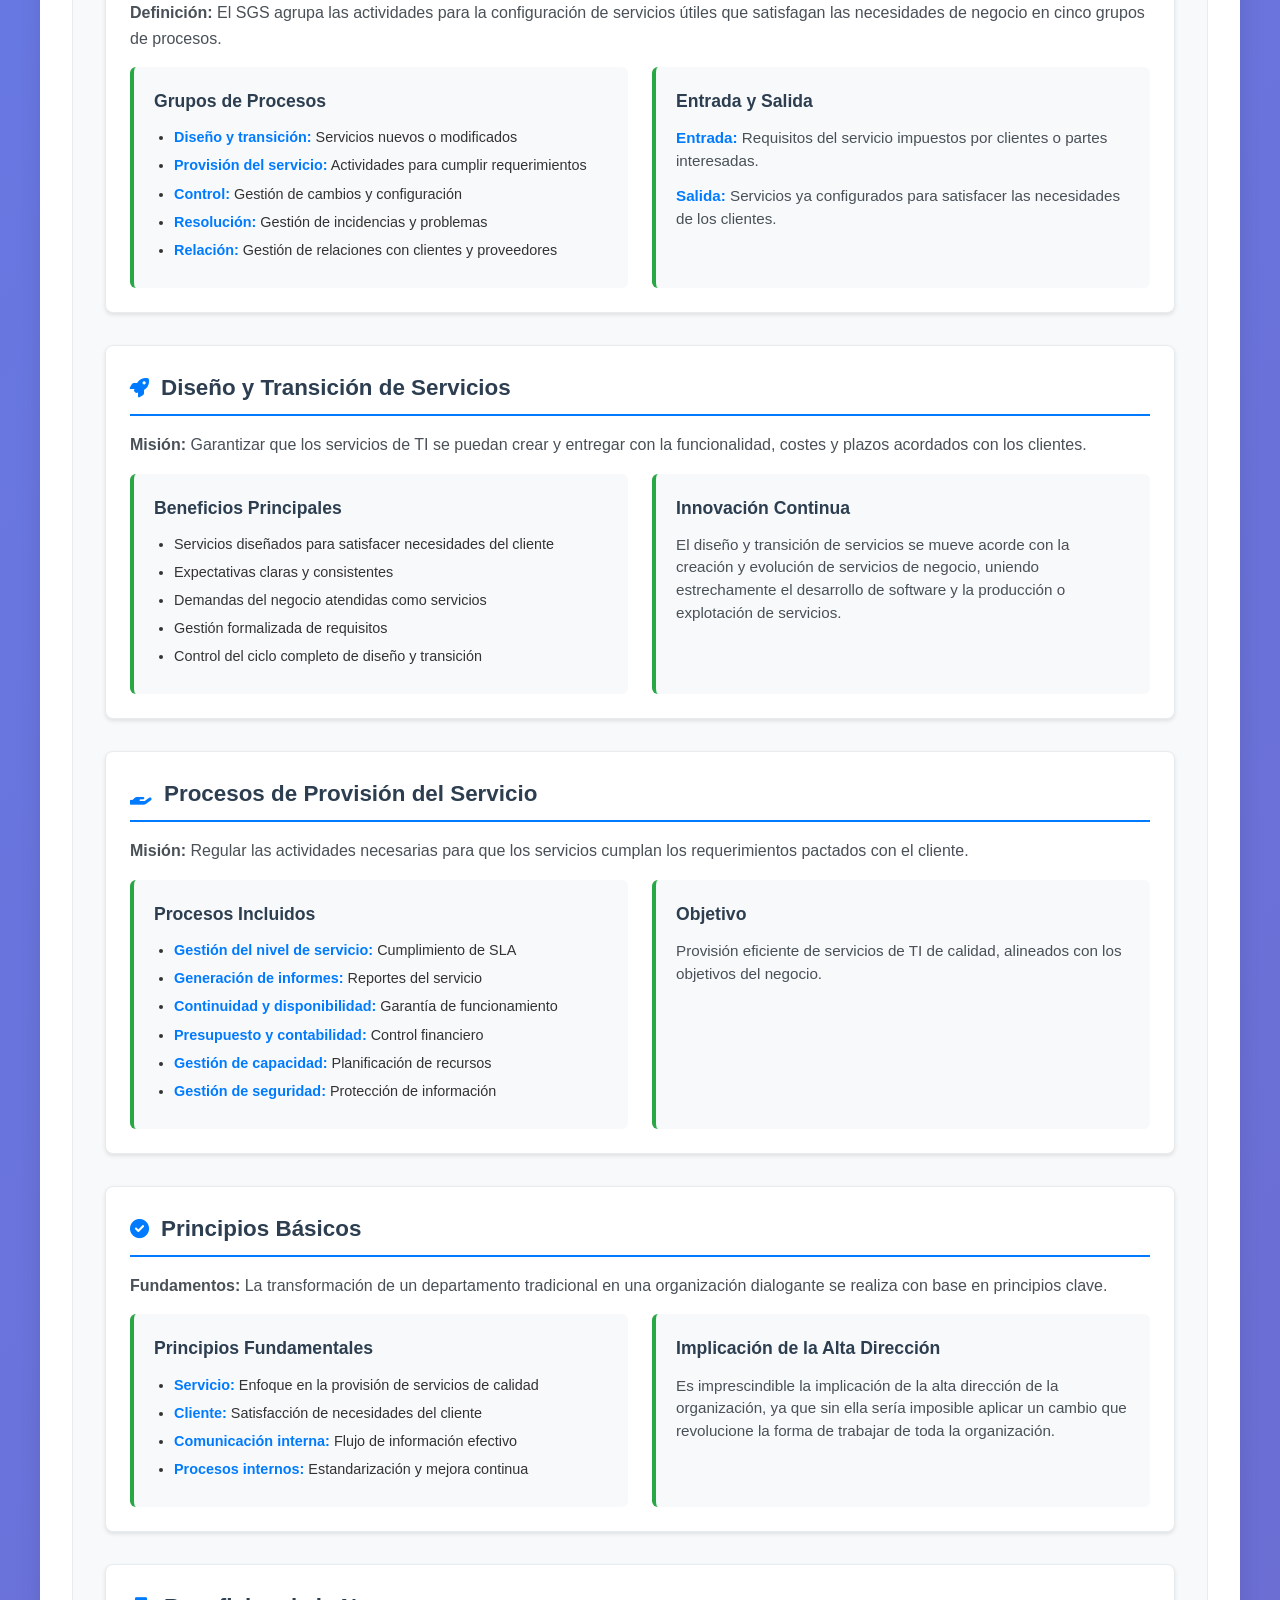
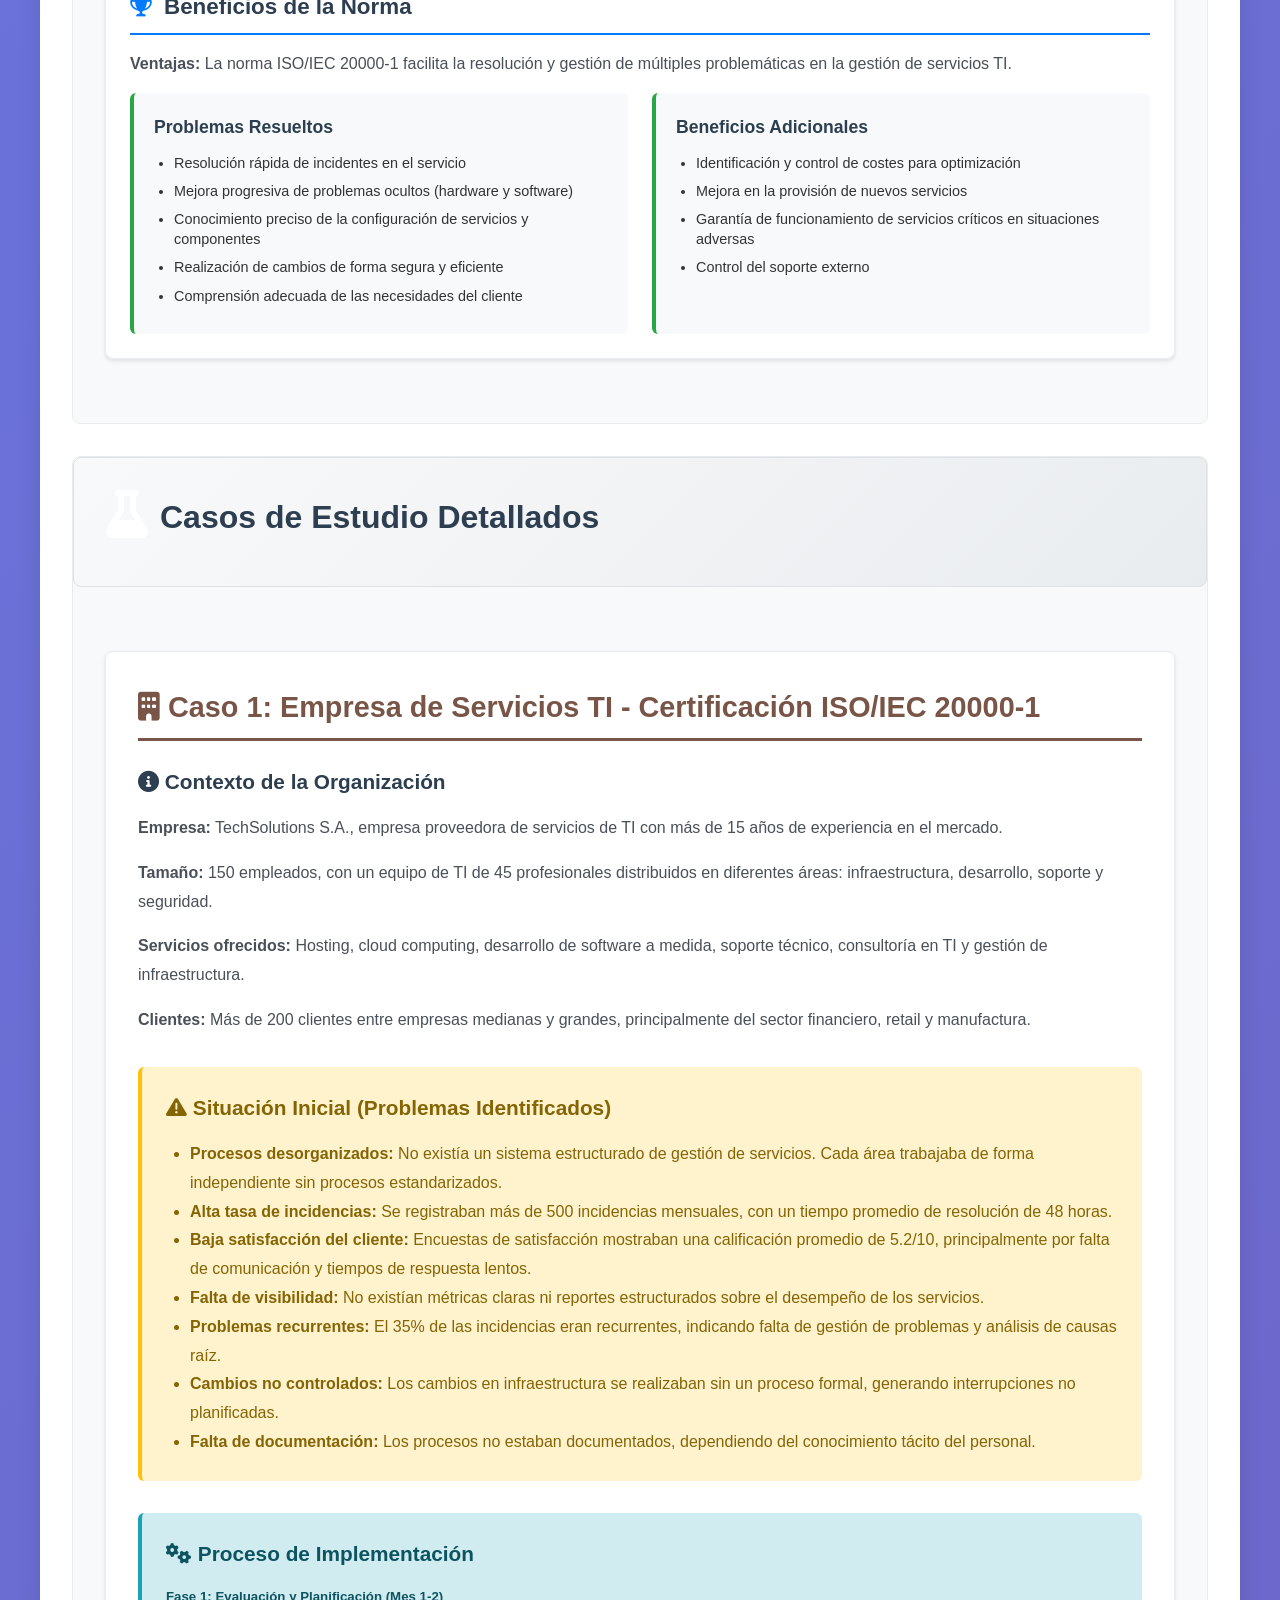
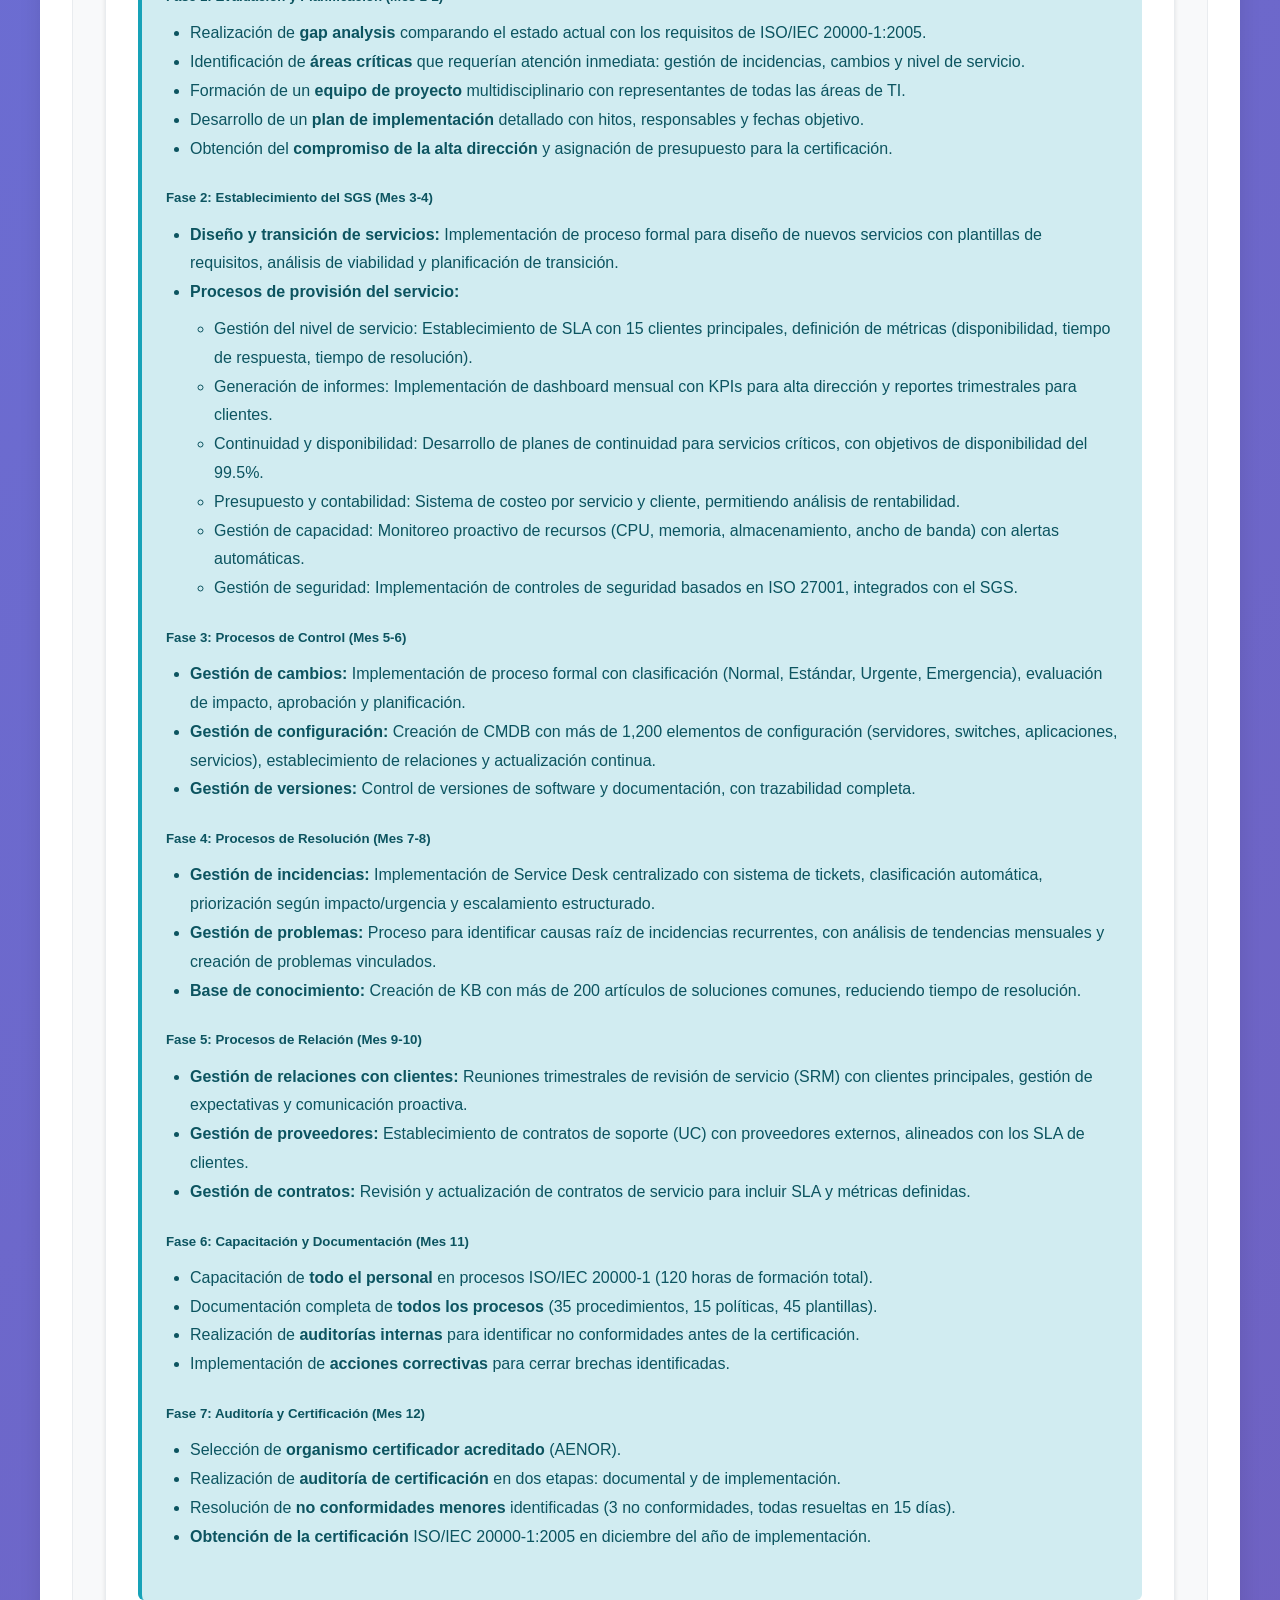
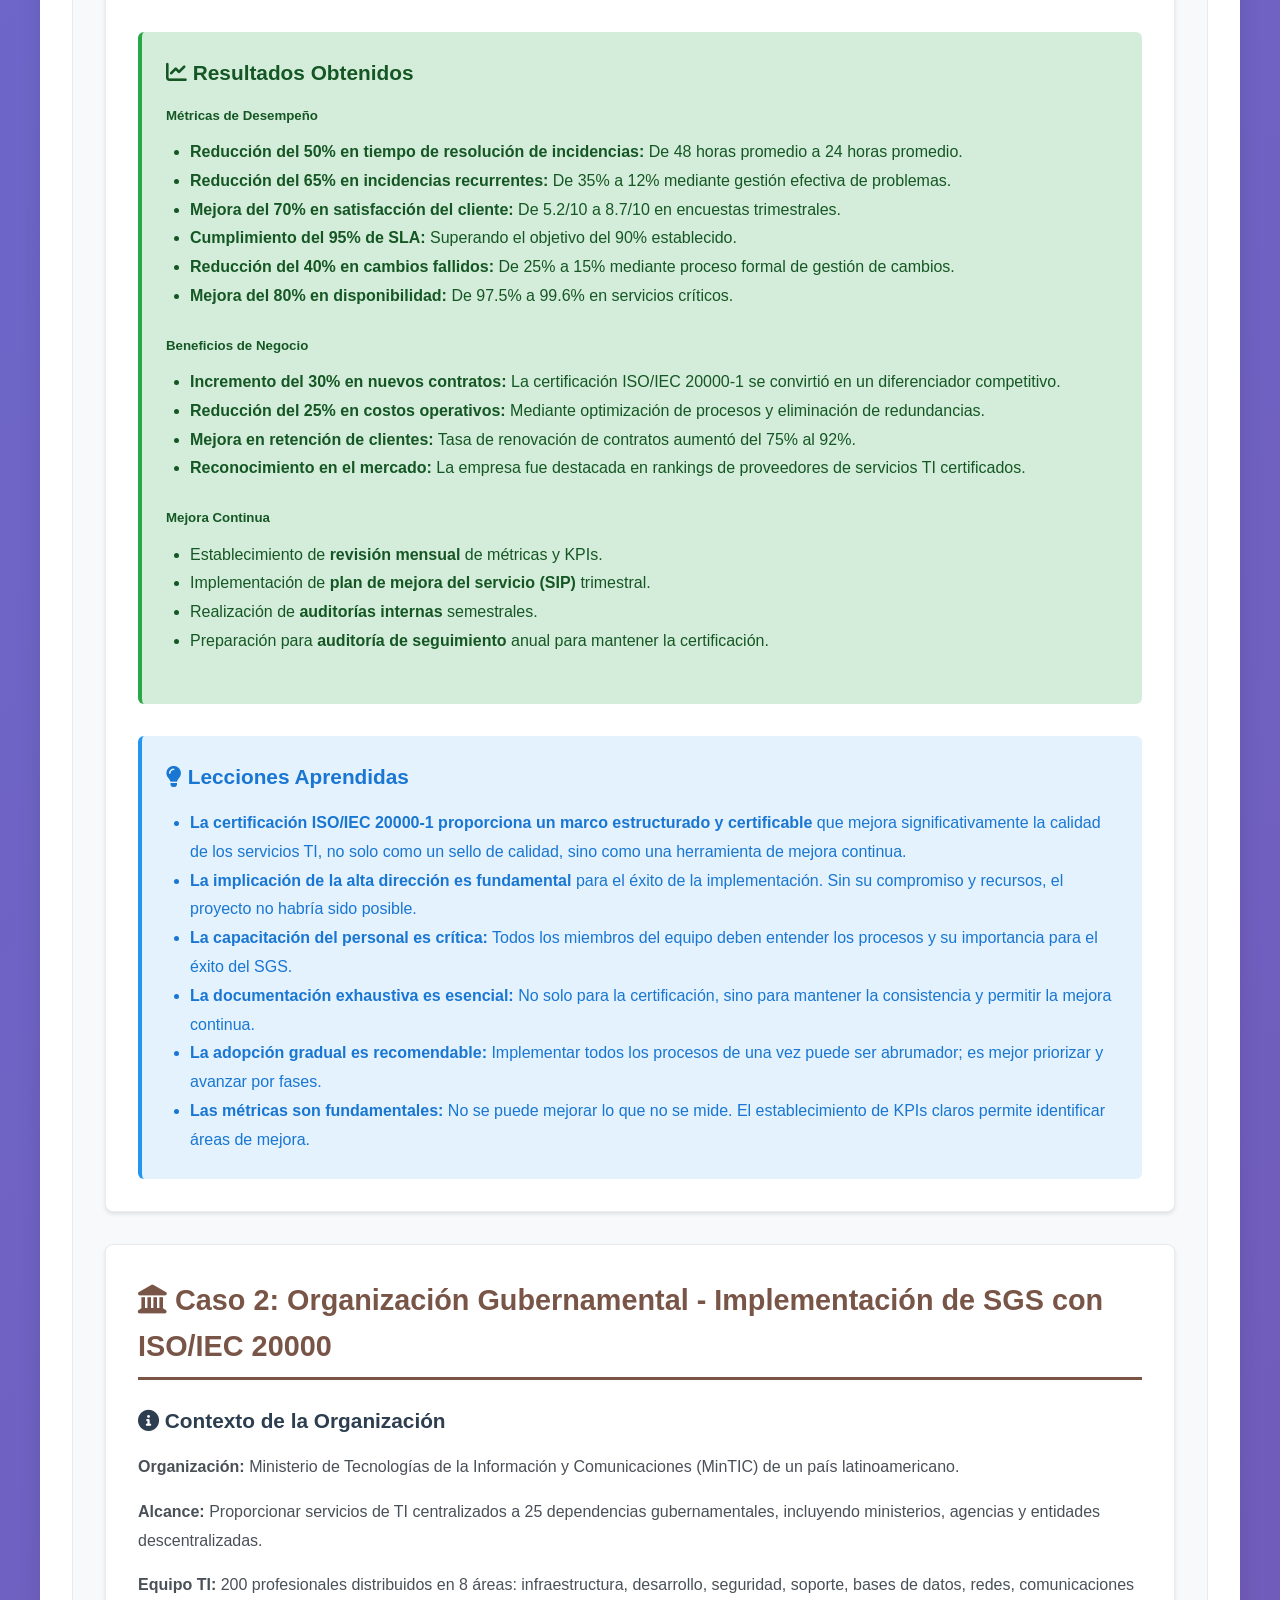
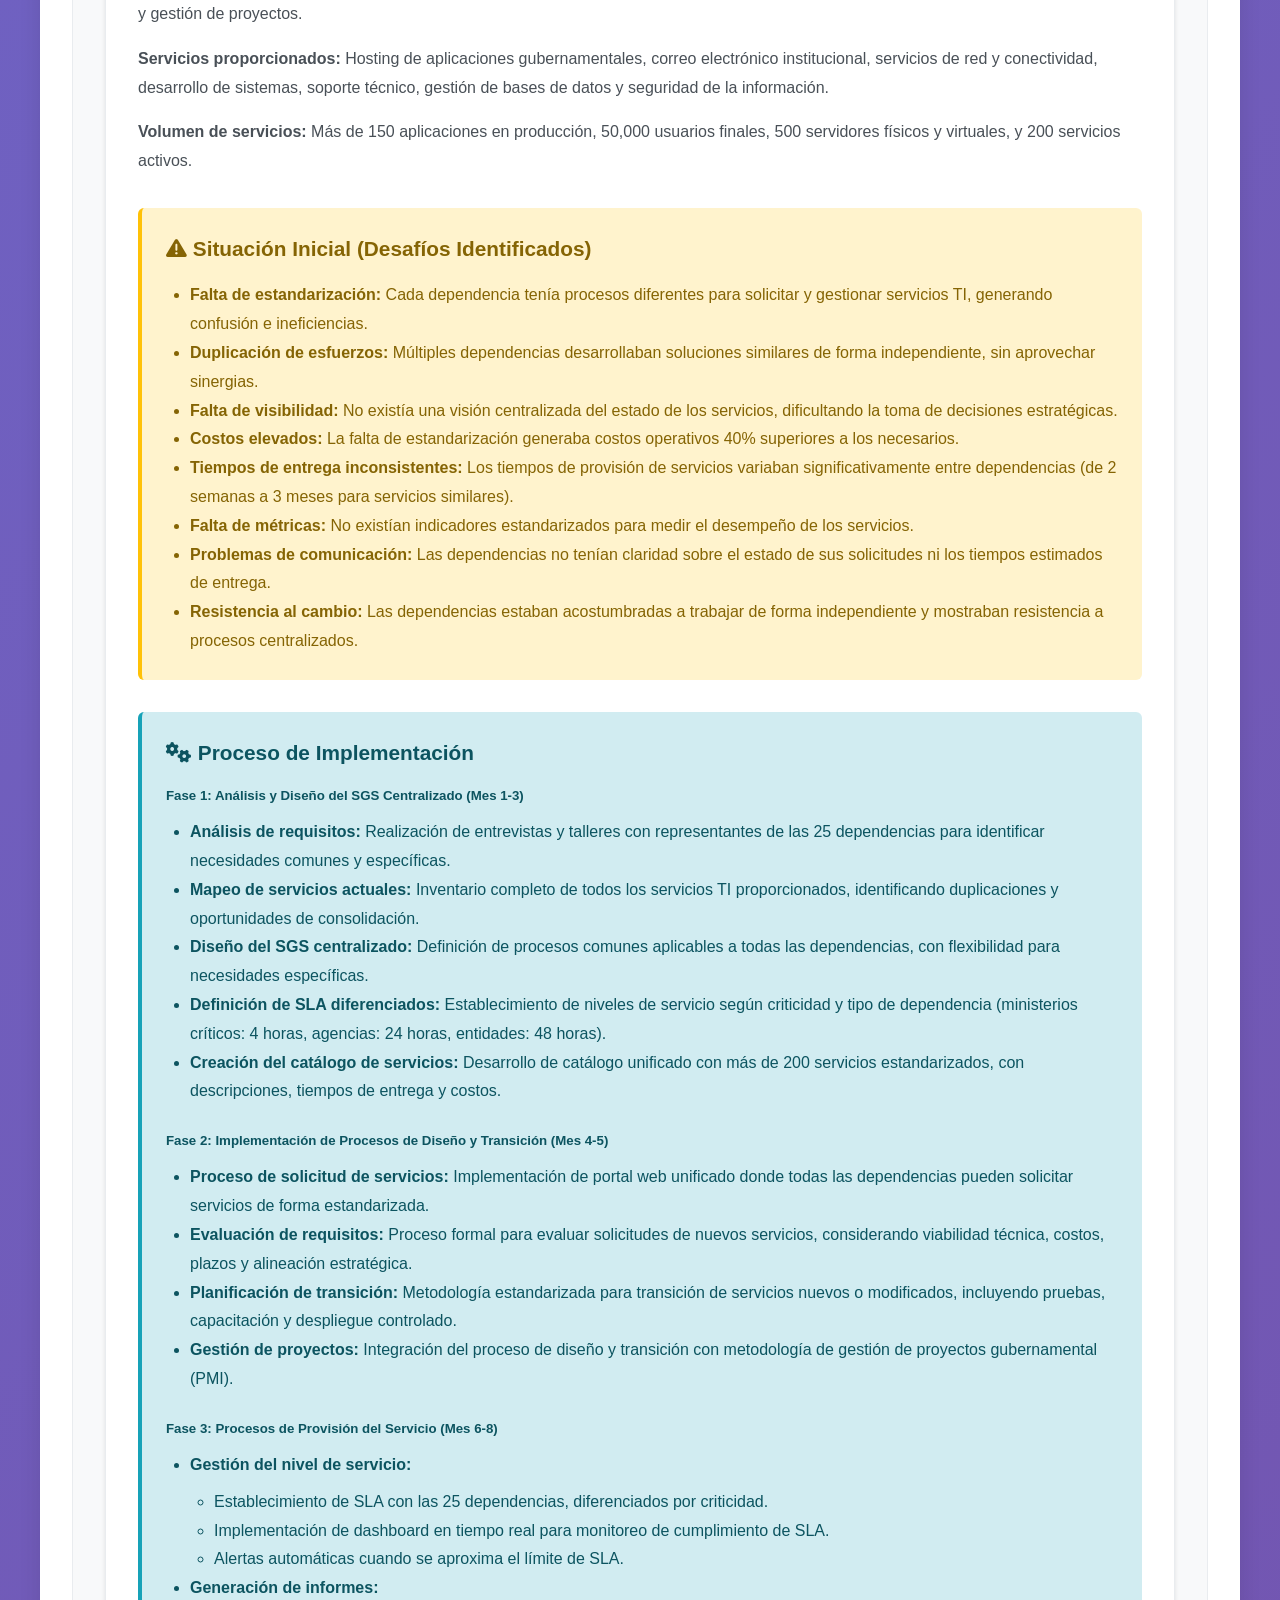
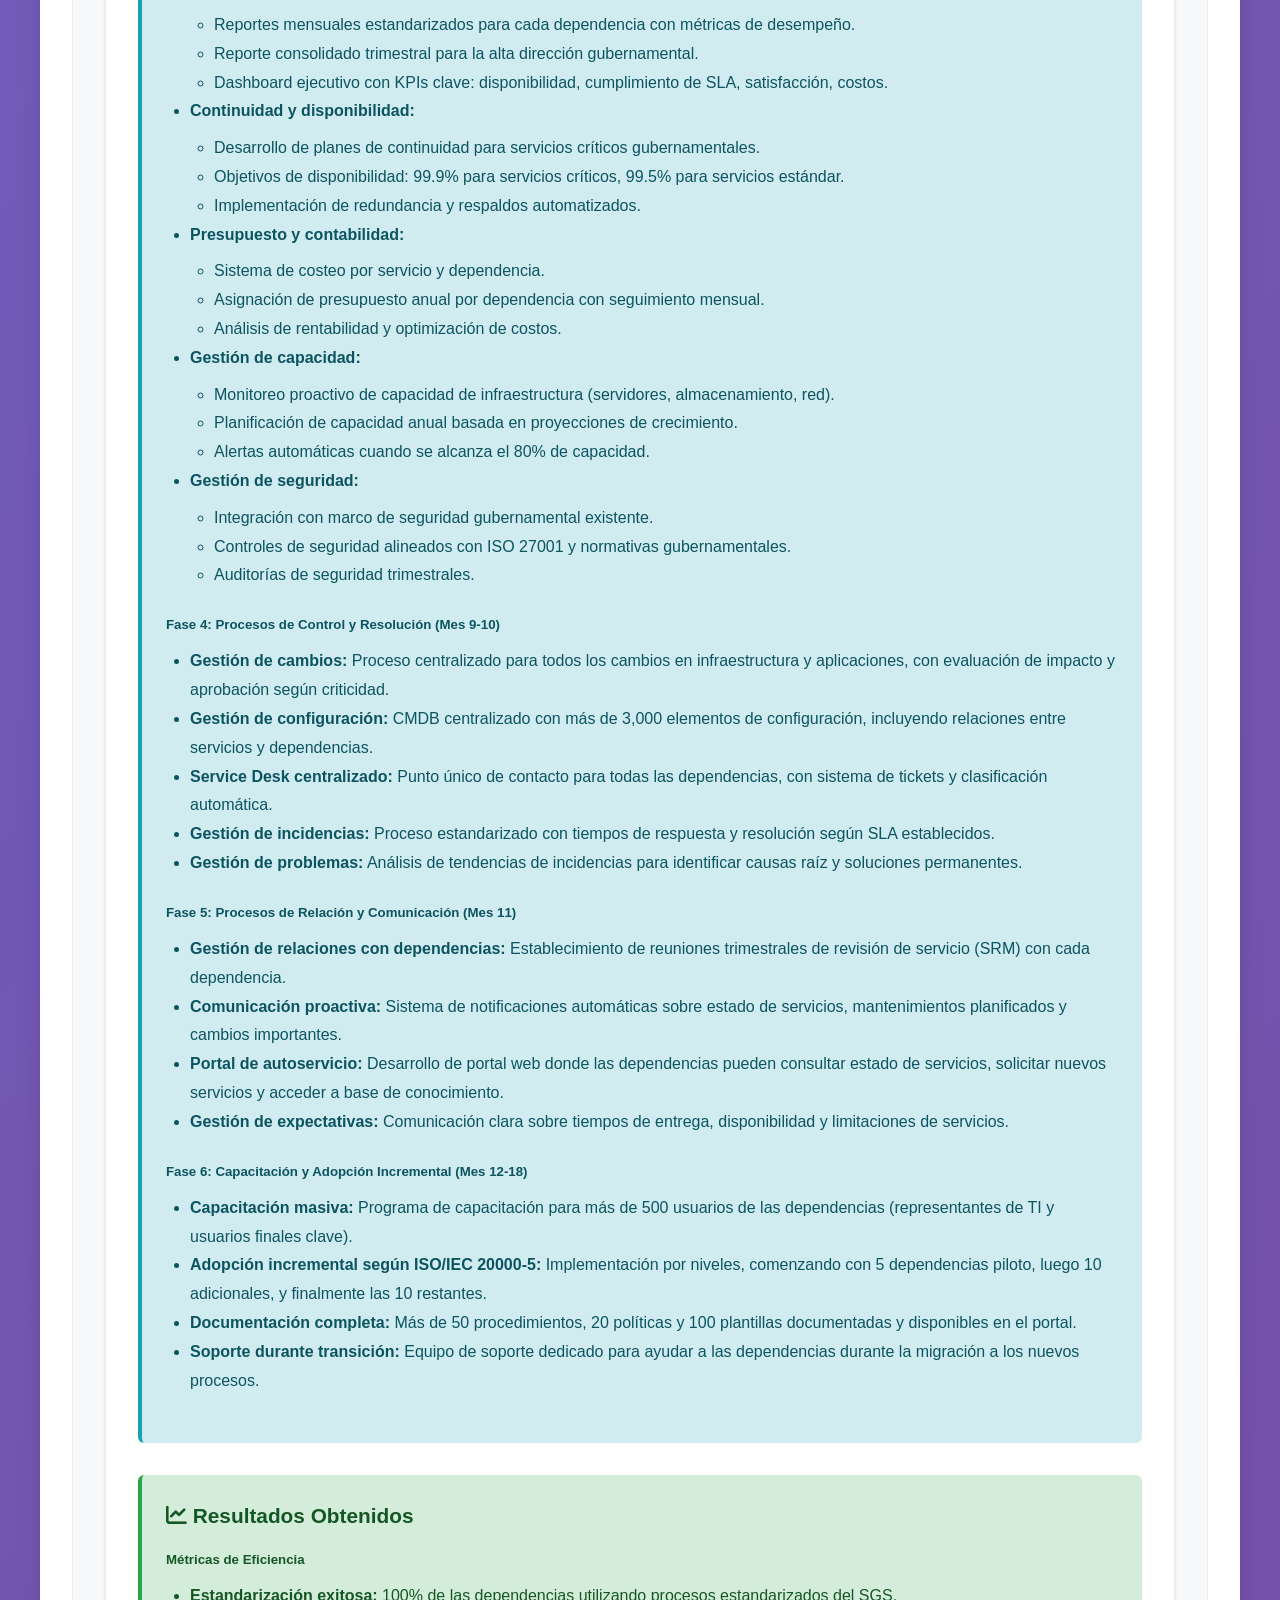
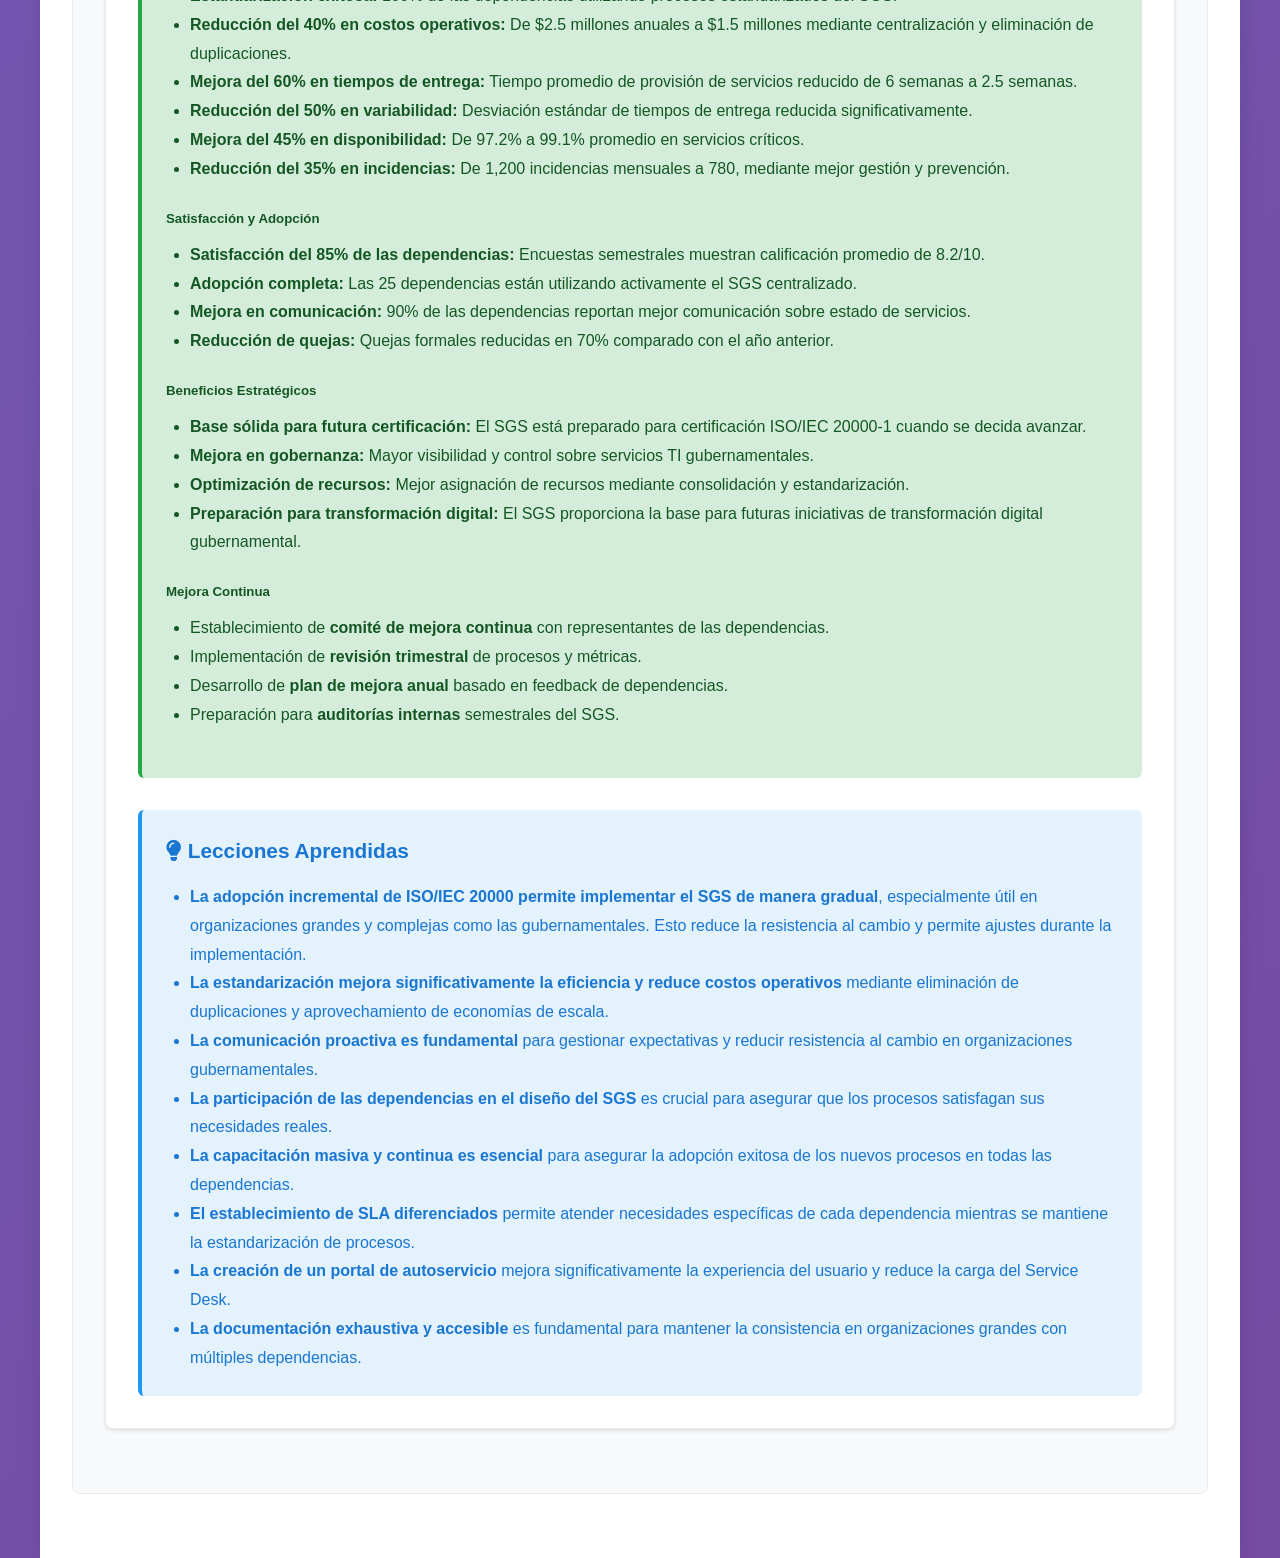
<file: Tema7/tema7.html>
<!DOCTYPE html>
<html lang="es">
<head>
    <meta charset="UTF-8">
    <meta name="viewport" content="width=device-width, initial-scale=1.0">
    <title>Tema 7: Sistema de Gestión de Servicios - Proyecto de Aula</title>
    <link rel="stylesheet" href="../styles.css">
    <link href="https://cdnjs.cloudflare.com/ajax/libs/font-awesome/6.0.0/css/all.min.css" rel="stylesheet">
    <style>
        .topic-page-container {
            max-width: 1200px;
            margin: 0 auto;
            padding: 2rem;
            background: white;
            min-height: 100vh;
        }
        .back-button {
            display: inline-flex;
            align-items: center;
            padding: 0.75rem 1.5rem;
            background: #007bff;
            color: white;
            text-decoration: none;
            border-radius: 6px;
            margin-bottom: 2rem;
            transition: background 0.3s ease;
        }
        .back-button:hover {
            background: #0056b3;
        }
        .back-button i {
            margin-right: 0.5rem;
        }
        .topic-header {
            background: linear-gradient(135deg, #795548 0%, #8d6e63 100%);
            color: white;
            padding: 2rem;
            border-radius: 8px;
            margin-bottom: 2rem;
            text-align: center;
        }
        .topic-header h1 {
            margin: 0 0 0.5rem 0;
            font-size: 2.5rem;
        }
        .topic-header p {
            margin: 0;
            font-size: 1.2rem;
            opacity: 0.9;
        }
    </style>
</head>
<body>
    <div class="container">
        <!-- Header común -->
        <header class="header">
            <div class="header-content">
                <h1><i class="fas fa-graduation-cap"></i> Proyecto de Aula</h1>
                <h2>Servicios de Tecnología de la Información</h2>
                <p class="subtitle">Material complementario para el curso de Ingeniería Informática</p>
            </div>
        </header>

        <div class="topic-page-container">
        <a href="../index.html" class="back-button">
            <i class="fas fa-arrow-left"></i>
            Volver al Proyecto de Aula
        </a>

        <div class="topic-header">
            <h1><i class="fas fa-server"></i> Sistema de Gestión de Servicios</h1>
            <p>ISO/IEC 20000-1, Sistema de Gestión del Servicio (SGS), procesos de provisión y control</p>
        </div>

        <div class="topic-page">
            <!-- Conceptos Section -->
            <section class="topic-section">
                <div class="section-header">
                    <i class="fas fa-lightbulb"></i>
                    <h2>Conceptos Clave</h2>
                </div>
                <div class="section-content">
                    <div class="concept-detail">
                        <h3><i class="fas fa-certificate"></i> ISO/IEC 20000-1: Norma Internacional</h3>
                        <p><strong>Definición:</strong> La norma ISO/IEC 20000-1:2005 fue publicada por ISO y traducida por AENOR como UNE-ISO/IEC 20000-1:2007. Representa el consenso internacional en la forma de gestionar los servicios de las TI.</p>
                        <div class="concept-breakdown">
                            <div class="breakdown-item">
                                <h4>Origen y Desarrollo</h4>
                                <p>La serie de normas ISO/IEC 20000 se creó dentro del grupo de trabajo 25 de ISO/IEC, compuesto por organismos de normalización de más de cuarenta países. AENOR representa a España en este foro.</p>
                            </div>
                            <div class="breakdown-item">
                                <h4>Relación con ITIL</h4>
                                <p>La serie de normas ISO/IEC 20000 ha refrendado a nivel internacional el catálogo de buenas prácticas ITIL, proporcionando un estándar certificable para la gestión de servicios TI.</p>
                            </div>
                        </div>
                    </div>

                    <div class="concept-detail">
                        <h3><i class="fas fa-sitemap"></i> Estructura de la Serie ISO/IEC 20000</h3>
                        <p><strong>Familia de Normas:</strong> La serie ISO/IEC 20000 está diseñada para cubrir de manera integral las necesidades de gestión del servicio de TI.</p>
                        <div class="concept-breakdown">
                            <div class="breakdown-item">
                                <h4>Normas Principales</h4>
                                <ul>
                                    <li><strong>ISO/IEC 20000-1:</strong> Gestión del servicio TI (Especificaciones)</li>
                                    <li><strong>ISO/IEC 20000-2:</strong> Código de buenas prácticas</li>
                                    <li><strong>ISO/IEC TR 20000-3:</strong> Apoyo a la definición del alcance y aplicabilidad</li>
                                </ul>
                            </div>
                            <div class="breakdown-item">
                                <h4>Normas de Evaluación</h4>
                                <ul>
                                    <li><strong>ISO/IEC TR 20000-4:</strong> Modelo de referencia de procesos</li>
                                    <li><strong>ISO/IEC TR 20000-8:</strong> Modelo de valoración de gestión del servicio</li>
                                    <li><strong>ISO/IEC 20000-5:</strong> Adopción incremental por niveles</li>
                                </ul>
                            </div>
                        </div>
                    </div>

                    <div class="concept-detail">
                        <h3><i class="fas fa-cogs"></i> Sistema de Gestión del Servicio (SGS)</h3>
                        <p><strong>Definición:</strong> El SGS agrupa las actividades para la configuración de servicios útiles que satisfagan las necesidades de negocio en cinco grupos de procesos.</p>
                        <div class="concept-breakdown">
                            <div class="breakdown-item">
                                <h4>Grupos de Procesos</h4>
                                <ul>
                                    <li><strong>Diseño y transición:</strong> Servicios nuevos o modificados</li>
                                    <li><strong>Provisión del servicio:</strong> Actividades para cumplir requerimientos</li>
                                    <li><strong>Control:</strong> Gestión de cambios y configuración</li>
                                    <li><strong>Resolución:</strong> Gestión de incidencias y problemas</li>
                                    <li><strong>Relación:</strong> Gestión de relaciones con clientes y proveedores</li>
                                </ul>
                            </div>
                            <div class="breakdown-item">
                                <h4>Entrada y Salida</h4>
                                <p><strong>Entrada:</strong> Requisitos del servicio impuestos por clientes o partes interesadas.</p>
                                <p><strong>Salida:</strong> Servicios ya configurados para satisfacer las necesidades de los clientes.</p>
                            </div>
                        </div>
                    </div>

                    <div class="concept-detail">
                        <h3><i class="fas fa-rocket"></i> Diseño y Transición de Servicios</h3>
                        <p><strong>Misión:</strong> Garantizar que los servicios de TI se puedan crear y entregar con la funcionalidad, costes y plazos acordados con los clientes.</p>
                        <div class="concept-breakdown">
                            <div class="breakdown-item">
                                <h4>Beneficios Principales</h4>
                                <ul>
                                    <li>Servicios diseñados para satisfacer necesidades del cliente</li>
                                    <li>Expectativas claras y consistentes</li>
                                    <li>Demandas del negocio atendidas como servicios</li>
                                    <li>Gestión formalizada de requisitos</li>
                                    <li>Control del ciclo completo de diseño y transición</li>
                                </ul>
                            </div>
                            <div class="breakdown-item">
                                <h4>Innovación Continua</h4>
                                <p>El diseño y transición de servicios se mueve acorde con la creación y evolución de servicios de negocio, uniendo estrechamente el desarrollo de software y la producción o explotación de servicios.</p>
                            </div>
                        </div>
                    </div>

                    <div class="concept-detail">
                        <h3><i class="fas fa-hand-holding"></i> Procesos de Provisión del Servicio</h3>
                        <p><strong>Misión:</strong> Regular las actividades necesarias para que los servicios cumplan los requerimientos pactados con el cliente.</p>
                        <div class="concept-breakdown">
                            <div class="breakdown-item">
                                <h4>Procesos Incluidos</h4>
                                <ul>
                                    <li><strong>Gestión del nivel de servicio:</strong> Cumplimiento de SLA</li>
                                    <li><strong>Generación de informes:</strong> Reportes del servicio</li>
                                    <li><strong>Continuidad y disponibilidad:</strong> Garantía de funcionamiento</li>
                                    <li><strong>Presupuesto y contabilidad:</strong> Control financiero</li>
                                    <li><strong>Gestión de capacidad:</strong> Planificación de recursos</li>
                                    <li><strong>Gestión de seguridad:</strong> Protección de información</li>
                                </ul>
                            </div>
                            <div class="breakdown-item">
                                <h4>Objetivo</h4>
                                <p>Provisión eficiente de servicios de TI de calidad, alineados con los objetivos del negocio.</p>
                            </div>
                        </div>
                    </div>

                    <div class="concept-detail">
                        <h3><i class="fas fa-check-circle"></i> Principios Básicos</h3>
                        <p><strong>Fundamentos:</strong> La transformación de un departamento tradicional en una organización dialogante se realiza con base en principios clave.</p>
                        <div class="concept-breakdown">
                            <div class="breakdown-item">
                                <h4>Principios Fundamentales</h4>
                                <ul>
                                    <li><strong>Servicio:</strong> Enfoque en la provisión de servicios de calidad</li>
                                    <li><strong>Cliente:</strong> Satisfacción de necesidades del cliente</li>
                                    <li><strong>Comunicación interna:</strong> Flujo de información efectivo</li>
                                    <li><strong>Procesos internos:</strong> Estandarización y mejora continua</li>
                                </ul>
                            </div>
                            <div class="breakdown-item">
                                <h4>Implicación de la Alta Dirección</h4>
                                <p>Es imprescindible la implicación de la alta dirección de la organización, ya que sin ella sería imposible aplicar un cambio que revolucione la forma de trabajar de toda la organización.</p>
                            </div>
                        </div>
                    </div>

                    <div class="concept-detail">
                        <h3><i class="fas fa-trophy"></i> Beneficios de la Norma</h3>
                        <p><strong>Ventajas:</strong> La norma ISO/IEC 20000-1 facilita la resolución y gestión de múltiples problemáticas en la gestión de servicios TI.</p>
                        <div class="concept-breakdown">
                            <div class="breakdown-item">
                                <h4>Problemas Resueltos</h4>
                                <ul>
                                    <li>Resolución rápida de incidentes en el servicio</li>
                                    <li>Mejora progresiva de problemas ocultos (hardware y software)</li>
                                    <li>Conocimiento preciso de la configuración de servicios y componentes</li>
                                    <li>Realización de cambios de forma segura y eficiente</li>
                                    <li>Comprensión adecuada de las necesidades del cliente</li>
                                </ul>
                            </div>
                            <div class="breakdown-item">
                                <h4>Beneficios Adicionales</h4>
                                <ul>
                                    <li>Identificación y control de costes para optimización</li>
                                    <li>Mejora en la provisión de nuevos servicios</li>
                                    <li>Garantía de funcionamiento de servicios críticos en situaciones adversas</li>
                                    <li>Control del soporte externo</li>
                                </ul>
                            </div>
                        </div>
                    </div>
                </div>
            </section>

            <!-- Casos de Estudio Section -->
            <section class="topic-section">
                <div class="section-header">
                    <i class="fas fa-flask"></i>
                    <h2>Casos de Estudio Detallados</h2>
                </div>
                <div class="section-content">
                    <!-- Caso 1: Empresa de Servicios TI -->
                    <div class="caso-card" style="background: white; border-radius: 8px; padding: 2rem; margin-bottom: 2rem; border: 1px solid #e9ecef; box-shadow: 0 2px 4px rgba(0,0,0,0.1);">
                        <h3 style="color: #795548; margin-bottom: 1.5rem; font-size: 1.8rem; border-bottom: 3px solid #795548; padding-bottom: 0.5rem;">
                            <i class="fas fa-building"></i> Caso 1: Empresa de Servicios TI - Certificación ISO/IEC 20000-1
                        </h3>
                        
                        <div style="margin-bottom: 2rem;">
                            <h4 style="color: #2c3e50; margin-bottom: 1rem; font-size: 1.3rem;">
                                <i class="fas fa-info-circle"></i> Contexto de la Organización
                            </h4>
                            <p style="line-height: 1.8; color: #495057; margin-bottom: 1rem;">
                                <strong>Empresa:</strong> TechSolutions S.A., empresa proveedora de servicios de TI con más de 15 años de experiencia en el mercado.
                            </p>
                            <p style="line-height: 1.8; color: #495057; margin-bottom: 1rem;">
                                <strong>Tamaño:</strong> 150 empleados, con un equipo de TI de 45 profesionales distribuidos en diferentes áreas: infraestructura, desarrollo, soporte y seguridad.
                            </p>
                            <p style="line-height: 1.8; color: #495057; margin-bottom: 1rem;">
                                <strong>Servicios ofrecidos:</strong> Hosting, cloud computing, desarrollo de software a medida, soporte técnico, consultoría en TI y gestión de infraestructura.
                            </p>
                            <p style="line-height: 1.8; color: #495057; margin-bottom: 1rem;">
                                <strong>Clientes:</strong> Más de 200 clientes entre empresas medianas y grandes, principalmente del sector financiero, retail y manufactura.
                            </p>
                        </div>

                        <div style="margin-bottom: 2rem; padding: 1.5rem; background: #fff3cd; border-radius: 6px; border-left: 4px solid #ffc107;">
                            <h4 style="color: #856404; margin-bottom: 1rem; font-size: 1.3rem;">
                                <i class="fas fa-exclamation-triangle"></i> Situación Inicial (Problemas Identificados)
                            </h4>
                            <ul style="line-height: 1.8; color: #856404; padding-left: 1.5rem;">
                                <li><strong>Procesos desorganizados:</strong> No existía un sistema estructurado de gestión de servicios. Cada área trabajaba de forma independiente sin procesos estandarizados.</li>
                                <li><strong>Alta tasa de incidencias:</strong> Se registraban más de 500 incidencias mensuales, con un tiempo promedio de resolución de 48 horas.</li>
                                <li><strong>Baja satisfacción del cliente:</strong> Encuestas de satisfacción mostraban una calificación promedio de 5.2/10, principalmente por falta de comunicación y tiempos de respuesta lentos.</li>
                                <li><strong>Falta de visibilidad:</strong> No existían métricas claras ni reportes estructurados sobre el desempeño de los servicios.</li>
                                <li><strong>Problemas recurrentes:</strong> El 35% de las incidencias eran recurrentes, indicando falta de gestión de problemas y análisis de causas raíz.</li>
                                <li><strong>Cambios no controlados:</strong> Los cambios en infraestructura se realizaban sin un proceso formal, generando interrupciones no planificadas.</li>
                                <li><strong>Falta de documentación:</strong> Los procesos no estaban documentados, dependiendo del conocimiento tácito del personal.</li>
                            </ul>
                        </div>

                        <div style="margin-bottom: 2rem; padding: 1.5rem; background: #d1ecf1; border-radius: 6px; border-left: 4px solid #17a2b8;">
                            <h4 style="color: #0c5460; margin-bottom: 1rem; font-size: 1.3rem;">
                                <i class="fas fa-cogs"></i> Proceso de Implementación
                            </h4>
                            
                            <div style="margin-bottom: 1.5rem;">
                                <h5 style="color: #0c5460; margin-bottom: 0.75rem; font-weight: 600;">Fase 1: Evaluación y Planificación (Mes 1-2)</h5>
                                <ul style="line-height: 1.8; color: #0c5460; padding-left: 1.5rem;">
                                    <li>Realización de <strong>gap analysis</strong> comparando el estado actual con los requisitos de ISO/IEC 20000-1:2005.</li>
                                    <li>Identificación de <strong>áreas críticas</strong> que requerían atención inmediata: gestión de incidencias, cambios y nivel de servicio.</li>
                                    <li>Formación de un <strong>equipo de proyecto</strong> multidisciplinario con representantes de todas las áreas de TI.</li>
                                    <li>Desarrollo de un <strong>plan de implementación</strong> detallado con hitos, responsables y fechas objetivo.</li>
                                    <li>Obtención del <strong>compromiso de la alta dirección</strong> y asignación de presupuesto para la certificación.</li>
                                </ul>
                            </div>

                            <div style="margin-bottom: 1.5rem;">
                                <h5 style="color: #0c5460; margin-bottom: 0.75rem; font-weight: 600;">Fase 2: Establecimiento del SGS (Mes 3-4)</h5>
                                <ul style="line-height: 1.8; color: #0c5460; padding-left: 1.5rem;">
                                    <li><strong>Diseño y transición de servicios:</strong> Implementación de proceso formal para diseño de nuevos servicios con plantillas de requisitos, análisis de viabilidad y planificación de transición.</li>
                                    <li><strong>Procesos de provisión del servicio:</strong>
                                        <ul style="margin-top: 0.5rem; padding-left: 1.5rem;">
                                            <li>Gestión del nivel de servicio: Establecimiento de SLA con 15 clientes principales, definición de métricas (disponibilidad, tiempo de respuesta, tiempo de resolución).</li>
                                            <li>Generación de informes: Implementación de dashboard mensual con KPIs para alta dirección y reportes trimestrales para clientes.</li>
                                            <li>Continuidad y disponibilidad: Desarrollo de planes de continuidad para servicios críticos, con objetivos de disponibilidad del 99.5%.</li>
                                            <li>Presupuesto y contabilidad: Sistema de costeo por servicio y cliente, permitiendo análisis de rentabilidad.</li>
                                            <li>Gestión de capacidad: Monitoreo proactivo de recursos (CPU, memoria, almacenamiento, ancho de banda) con alertas automáticas.</li>
                                            <li>Gestión de seguridad: Implementación de controles de seguridad basados en ISO 27001, integrados con el SGS.</li>
                                        </ul>
                                    </li>
                                </ul>
                            </div>

                            <div style="margin-bottom: 1.5rem;">
                                <h5 style="color: #0c5460; margin-bottom: 0.75rem; font-weight: 600;">Fase 3: Procesos de Control (Mes 5-6)</h5>
                                <ul style="line-height: 1.8; color: #0c5460; padding-left: 1.5rem;">
                                    <li><strong>Gestión de cambios:</strong> Implementación de proceso formal con clasificación (Normal, Estándar, Urgente, Emergencia), evaluación de impacto, aprobación y planificación.</li>
                                    <li><strong>Gestión de configuración:</strong> Creación de CMDB con más de 1,200 elementos de configuración (servidores, switches, aplicaciones, servicios), establecimiento de relaciones y actualización continua.</li>
                                    <li><strong>Gestión de versiones:</strong> Control de versiones de software y documentación, con trazabilidad completa.</li>
                                </ul>
                            </div>

                            <div style="margin-bottom: 1.5rem;">
                                <h5 style="color: #0c5460; margin-bottom: 0.75rem; font-weight: 600;">Fase 4: Procesos de Resolución (Mes 7-8)</h5>
                                <ul style="line-height: 1.8; color: #0c5460; padding-left: 1.5rem;">
                                    <li><strong>Gestión de incidencias:</strong> Implementación de Service Desk centralizado con sistema de tickets, clasificación automática, priorización según impacto/urgencia y escalamiento estructurado.</li>
                                    <li><strong>Gestión de problemas:</strong> Proceso para identificar causas raíz de incidencias recurrentes, con análisis de tendencias mensuales y creación de problemas vinculados.</li>
                                    <li><strong>Base de conocimiento:</strong> Creación de KB con más de 200 artículos de soluciones comunes, reduciendo tiempo de resolución.</li>
                                </ul>
                            </div>

                            <div style="margin-bottom: 1.5rem;">
                                <h5 style="color: #0c5460; margin-bottom: 0.75rem; font-weight: 600;">Fase 5: Procesos de Relación (Mes 9-10)</h5>
                                <ul style="line-height: 1.8; color: #0c5460; padding-left: 1.5rem;">
                                    <li><strong>Gestión de relaciones con clientes:</strong> Reuniones trimestrales de revisión de servicio (SRM) con clientes principales, gestión de expectativas y comunicación proactiva.</li>
                                    <li><strong>Gestión de proveedores:</strong> Establecimiento de contratos de soporte (UC) con proveedores externos, alineados con los SLA de clientes.</li>
                                    <li><strong>Gestión de contratos:</strong> Revisión y actualización de contratos de servicio para incluir SLA y métricas definidas.</li>
                                </ul>
                            </div>

                            <div style="margin-bottom: 1.5rem;">
                                <h5 style="color: #0c5460; margin-bottom: 0.75rem; font-weight: 600;">Fase 6: Capacitación y Documentación (Mes 11)</h5>
                                <ul style="line-height: 1.8; color: #0c5460; padding-left: 1.5rem;">
                                    <li>Capacitación de <strong>todo el personal</strong> en procesos ISO/IEC 20000-1 (120 horas de formación total).</li>
                                    <li>Documentación completa de <strong>todos los procesos</strong> (35 procedimientos, 15 políticas, 45 plantillas).</li>
                                    <li>Realización de <strong>auditorías internas</strong> para identificar no conformidades antes de la certificación.</li>
                                    <li>Implementación de <strong>acciones correctivas</strong> para cerrar brechas identificadas.</li>
                                </ul>
                            </div>

                            <div style="margin-bottom: 1.5rem;">
                                <h5 style="color: #0c5460; margin-bottom: 0.75rem; font-weight: 600;">Fase 7: Auditoría y Certificación (Mes 12)</h5>
                                <ul style="line-height: 1.8; color: #0c5460; padding-left: 1.5rem;">
                                    <li>Selección de <strong>organismo certificador acreditado</strong> (AENOR).</li>
                                    <li>Realización de <strong>auditoría de certificación</strong> en dos etapas: documental y de implementación.</li>
                                    <li>Resolución de <strong>no conformidades menores</strong> identificadas (3 no conformidades, todas resueltas en 15 días).</li>
                                    <li><strong>Obtención de la certificación</strong> ISO/IEC 20000-1:2005 en diciembre del año de implementación.</li>
                                </ul>
                            </div>
                        </div>

                        <div style="margin-bottom: 2rem; padding: 1.5rem; background: #d4edda; border-radius: 6px; border-left: 4px solid #28a745;">
                            <h4 style="color: #155724; margin-bottom: 1rem; font-size: 1.3rem;">
                                <i class="fas fa-chart-line"></i> Resultados Obtenidos
                            </h4>
                            
                            <div style="margin-bottom: 1.5rem;">
                                <h5 style="color: #155724; margin-bottom: 0.75rem; font-weight: 600;">Métricas de Desempeño</h5>
                                <ul style="line-height: 1.8; color: #155724; padding-left: 1.5rem;">
                                    <li><strong>Reducción del 50% en tiempo de resolución de incidencias:</strong> De 48 horas promedio a 24 horas promedio.</li>
                                    <li><strong>Reducción del 65% en incidencias recurrentes:</strong> De 35% a 12% mediante gestión efectiva de problemas.</li>
                                    <li><strong>Mejora del 70% en satisfacción del cliente:</strong> De 5.2/10 a 8.7/10 en encuestas trimestrales.</li>
                                    <li><strong>Cumplimiento del 95% de SLA:</strong> Superando el objetivo del 90% establecido.</li>
                                    <li><strong>Reducción del 40% en cambios fallidos:</strong> De 25% a 15% mediante proceso formal de gestión de cambios.</li>
                                    <li><strong>Mejora del 80% en disponibilidad:</strong> De 97.5% a 99.6% en servicios críticos.</li>
                                </ul>
                            </div>

                            <div style="margin-bottom: 1.5rem;">
                                <h5 style="color: #155724; margin-bottom: 0.75rem; font-weight: 600;">Beneficios de Negocio</h5>
                                <ul style="line-height: 1.8; color: #155724; padding-left: 1.5rem;">
                                    <li><strong>Incremento del 30% en nuevos contratos:</strong> La certificación ISO/IEC 20000-1 se convirtió en un diferenciador competitivo.</li>
                                    <li><strong>Reducción del 25% en costos operativos:</strong> Mediante optimización de procesos y eliminación de redundancias.</li>
                                    <li><strong>Mejora en retención de clientes:</strong> Tasa de renovación de contratos aumentó del 75% al 92%.</li>
                                    <li><strong>Reconocimiento en el mercado:</strong> La empresa fue destacada en rankings de proveedores de servicios TI certificados.</li>
                                </ul>
                            </div>

                            <div style="margin-bottom: 1.5rem;">
                                <h5 style="color: #155724; margin-bottom: 0.75rem; font-weight: 600;">Mejora Continua</h5>
                                <ul style="line-height: 1.8; color: #155724; padding-left: 1.5rem;">
                                    <li>Establecimiento de <strong>revisión mensual</strong> de métricas y KPIs.</li>
                                    <li>Implementación de <strong>plan de mejora del servicio (SIP)</strong> trimestral.</li>
                                    <li>Realización de <strong>auditorías internas</strong> semestrales.</li>
                                    <li>Preparación para <strong>auditoría de seguimiento</strong> anual para mantener la certificación.</li>
                                </ul>
                            </div>
                        </div>

                        <div style="padding: 1.5rem; background: #e3f2fd; border-radius: 6px; border-left: 4px solid #2196f3;">
                            <h4 style="color: #1976d2; margin-bottom: 1rem; font-size: 1.3rem;">
                                <i class="fas fa-lightbulb"></i> Lecciones Aprendidas
                            </h4>
                            <ul style="line-height: 1.8; color: #1976d2; padding-left: 1.5rem;">
                                <li><strong>La certificación ISO/IEC 20000-1 proporciona un marco estructurado y certificable</strong> que mejora significativamente la calidad de los servicios TI, no solo como un sello de calidad, sino como una herramienta de mejora continua.</li>
                                <li><strong>La implicación de la alta dirección es fundamental</strong> para el éxito de la implementación. Sin su compromiso y recursos, el proyecto no habría sido posible.</li>
                                <li><strong>La capacitación del personal es crítica:</strong> Todos los miembros del equipo deben entender los procesos y su importancia para el éxito del SGS.</li>
                                <li><strong>La documentación exhaustiva es esencial:</strong> No solo para la certificación, sino para mantener la consistencia y permitir la mejora continua.</li>
                                <li><strong>La adopción gradual es recomendable:</strong> Implementar todos los procesos de una vez puede ser abrumador; es mejor priorizar y avanzar por fases.</li>
                                <li><strong>Las métricas son fundamentales:</strong> No se puede mejorar lo que no se mide. El establecimiento de KPIs claros permite identificar áreas de mejora.</li>
                            </ul>
                        </div>
                    </div>

                    <!-- Caso 2: Organización Gubernamental -->
                    <div class="caso-card" style="background: white; border-radius: 8px; padding: 2rem; margin-bottom: 2rem; border: 1px solid #e9ecef; box-shadow: 0 2px 4px rgba(0,0,0,0.1);">
                        <h3 style="color: #795548; margin-bottom: 1.5rem; font-size: 1.8rem; border-bottom: 3px solid #795548; padding-bottom: 0.5rem;">
                            <i class="fas fa-landmark"></i> Caso 2: Organización Gubernamental - Implementación de SGS con ISO/IEC 20000
                        </h3>
                        
                        <div style="margin-bottom: 2rem;">
                            <h4 style="color: #2c3e50; margin-bottom: 1rem; font-size: 1.3rem;">
                                <i class="fas fa-info-circle"></i> Contexto de la Organización
                            </h4>
                            <p style="line-height: 1.8; color: #495057; margin-bottom: 1rem;">
                                <strong>Organización:</strong> Ministerio de Tecnologías de la Información y Comunicaciones (MinTIC) de un país latinoamericano.
                            </p>
                            <p style="line-height: 1.8; color: #495057; margin-bottom: 1rem;">
                                <strong>Alcance:</strong> Proporcionar servicios de TI centralizados a 25 dependencias gubernamentales, incluyendo ministerios, agencias y entidades descentralizadas.
                            </p>
                            <p style="line-height: 1.8; color: #495057; margin-bottom: 1rem;">
                                <strong>Equipo TI:</strong> 200 profesionales distribuidos en 8 áreas: infraestructura, desarrollo, seguridad, soporte, bases de datos, redes, comunicaciones y gestión de proyectos.
                            </p>
                            <p style="line-height: 1.8; color: #495057; margin-bottom: 1rem;">
                                <strong>Servicios proporcionados:</strong> Hosting de aplicaciones gubernamentales, correo electrónico institucional, servicios de red y conectividad, desarrollo de sistemas, soporte técnico, gestión de bases de datos y seguridad de la información.
                            </p>
                            <p style="line-height: 1.8; color: #495057; margin-bottom: 1rem;">
                                <strong>Volumen de servicios:</strong> Más de 150 aplicaciones en producción, 50,000 usuarios finales, 500 servidores físicos y virtuales, y 200 servicios activos.
                            </p>
                        </div>

                        <div style="margin-bottom: 2rem; padding: 1.5rem; background: #fff3cd; border-radius: 6px; border-left: 4px solid #ffc107;">
                            <h4 style="color: #856404; margin-bottom: 1rem; font-size: 1.3rem;">
                                <i class="fas fa-exclamation-triangle"></i> Situación Inicial (Desafíos Identificados)
                            </h4>
                            <ul style="line-height: 1.8; color: #856404; padding-left: 1.5rem;">
                                <li><strong>Falta de estandarización:</strong> Cada dependencia tenía procesos diferentes para solicitar y gestionar servicios TI, generando confusión e ineficiencias.</li>
                                <li><strong>Duplicación de esfuerzos:</strong> Múltiples dependencias desarrollaban soluciones similares de forma independiente, sin aprovechar sinergias.</li>
                                <li><strong>Falta de visibilidad:</strong> No existía una visión centralizada del estado de los servicios, dificultando la toma de decisiones estratégicas.</li>
                                <li><strong>Costos elevados:</strong> La falta de estandarización generaba costos operativos 40% superiores a los necesarios.</li>
                                <li><strong>Tiempos de entrega inconsistentes:</strong> Los tiempos de provisión de servicios variaban significativamente entre dependencias (de 2 semanas a 3 meses para servicios similares).</li>
                                <li><strong>Falta de métricas:</strong> No existían indicadores estandarizados para medir el desempeño de los servicios.</li>
                                <li><strong>Problemas de comunicación:</strong> Las dependencias no tenían claridad sobre el estado de sus solicitudes ni los tiempos estimados de entrega.</li>
                                <li><strong>Resistencia al cambio:</strong> Las dependencias estaban acostumbradas a trabajar de forma independiente y mostraban resistencia a procesos centralizados.</li>
                            </ul>
                        </div>

                        <div style="margin-bottom: 2rem; padding: 1.5rem; background: #d1ecf1; border-radius: 6px; border-left: 4px solid #17a2b8;">
                            <h4 style="color: #0c5460; margin-bottom: 1rem; font-size: 1.3rem;">
                                <i class="fas fa-cogs"></i> Proceso de Implementación
                            </h4>
                            
                            <div style="margin-bottom: 1.5rem;">
                                <h5 style="color: #0c5460; margin-bottom: 0.75rem; font-weight: 600;">Fase 1: Análisis y Diseño del SGS Centralizado (Mes 1-3)</h5>
                                <ul style="line-height: 1.8; color: #0c5460; padding-left: 1.5rem;">
                                    <li><strong>Análisis de requisitos:</strong> Realización de entrevistas y talleres con representantes de las 25 dependencias para identificar necesidades comunes y específicas.</li>
                                    <li><strong>Mapeo de servicios actuales:</strong> Inventario completo de todos los servicios TI proporcionados, identificando duplicaciones y oportunidades de consolidación.</li>
                                    <li><strong>Diseño del SGS centralizado:</strong> Definición de procesos comunes aplicables a todas las dependencias, con flexibilidad para necesidades específicas.</li>
                                    <li><strong>Definición de SLA diferenciados:</strong> Establecimiento de niveles de servicio según criticidad y tipo de dependencia (ministerios críticos: 4 horas, agencias: 24 horas, entidades: 48 horas).</li>
                                    <li><strong>Creación del catálogo de servicios:</strong> Desarrollo de catálogo unificado con más de 200 servicios estandarizados, con descripciones, tiempos de entrega y costos.</li>
                                </ul>
                            </div>

                            <div style="margin-bottom: 1.5rem;">
                                <h5 style="color: #0c5460; margin-bottom: 0.75rem; font-weight: 600;">Fase 2: Implementación de Procesos de Diseño y Transición (Mes 4-5)</h5>
                                <ul style="line-height: 1.8; color: #0c5460; padding-left: 1.5rem;">
                                    <li><strong>Proceso de solicitud de servicios:</strong> Implementación de portal web unificado donde todas las dependencias pueden solicitar servicios de forma estandarizada.</li>
                                    <li><strong>Evaluación de requisitos:</strong> Proceso formal para evaluar solicitudes de nuevos servicios, considerando viabilidad técnica, costos, plazos y alineación estratégica.</li>
                                    <li><strong>Planificación de transición:</strong> Metodología estandarizada para transición de servicios nuevos o modificados, incluyendo pruebas, capacitación y despliegue controlado.</li>
                                    <li><strong>Gestión de proyectos:</strong> Integración del proceso de diseño y transición con metodología de gestión de proyectos gubernamental (PMI).</li>
                                </ul>
                            </div>

                            <div style="margin-bottom: 1.5rem;">
                                <h5 style="color: #0c5460; margin-bottom: 0.75rem; font-weight: 600;">Fase 3: Procesos de Provisión del Servicio (Mes 6-8)</h5>
                                <ul style="line-height: 1.8; color: #0c5460; padding-left: 1.5rem;">
                                    <li><strong>Gestión del nivel de servicio:</strong>
                                        <ul style="margin-top: 0.5rem; padding-left: 1.5rem;">
                                            <li>Establecimiento de SLA con las 25 dependencias, diferenciados por criticidad.</li>
                                            <li>Implementación de dashboard en tiempo real para monitoreo de cumplimiento de SLA.</li>
                                            <li>Alertas automáticas cuando se aproxima el límite de SLA.</li>
                                        </ul>
                                    </li>
                                    <li><strong>Generación de informes:</strong>
                                        <ul style="margin-top: 0.5rem; padding-left: 1.5rem;">
                                            <li>Reportes mensuales estandarizados para cada dependencia con métricas de desempeño.</li>
                                            <li>Reporte consolidado trimestral para la alta dirección gubernamental.</li>
                                            <li>Dashboard ejecutivo con KPIs clave: disponibilidad, cumplimiento de SLA, satisfacción, costos.</li>
                                        </ul>
                                    </li>
                                    <li><strong>Continuidad y disponibilidad:</strong>
                                        <ul style="margin-top: 0.5rem; padding-left: 1.5rem;">
                                            <li>Desarrollo de planes de continuidad para servicios críticos gubernamentales.</li>
                                            <li>Objetivos de disponibilidad: 99.9% para servicios críticos, 99.5% para servicios estándar.</li>
                                            <li>Implementación de redundancia y respaldos automatizados.</li>
                                        </ul>
                                    </li>
                                    <li><strong>Presupuesto y contabilidad:</strong>
                                        <ul style="margin-top: 0.5rem; padding-left: 1.5rem;">
                                            <li>Sistema de costeo por servicio y dependencia.</li>
                                            <li>Asignación de presupuesto anual por dependencia con seguimiento mensual.</li>
                                            <li>Análisis de rentabilidad y optimización de costos.</li>
                                        </ul>
                                    </li>
                                    <li><strong>Gestión de capacidad:</strong>
                                        <ul style="margin-top: 0.5rem; padding-left: 1.5rem;">
                                            <li>Monitoreo proactivo de capacidad de infraestructura (servidores, almacenamiento, red).</li>
                                            <li>Planificación de capacidad anual basada en proyecciones de crecimiento.</li>
                                            <li>Alertas automáticas cuando se alcanza el 80% de capacidad.</li>
                                        </ul>
                                    </li>
                                    <li><strong>Gestión de seguridad:</strong>
                                        <ul style="margin-top: 0.5rem; padding-left: 1.5rem;">
                                            <li>Integración con marco de seguridad gubernamental existente.</li>
                                            <li>Controles de seguridad alineados con ISO 27001 y normativas gubernamentales.</li>
                                            <li>Auditorías de seguridad trimestrales.</li>
                                        </ul>
                                    </li>
                                </ul>
                            </div>

                            <div style="margin-bottom: 1.5rem;">
                                <h5 style="color: #0c5460; margin-bottom: 0.75rem; font-weight: 600;">Fase 4: Procesos de Control y Resolución (Mes 9-10)</h5>
                                <ul style="line-height: 1.8; color: #0c5460; padding-left: 1.5rem;">
                                    <li><strong>Gestión de cambios:</strong> Proceso centralizado para todos los cambios en infraestructura y aplicaciones, con evaluación de impacto y aprobación según criticidad.</li>
                                    <li><strong>Gestión de configuración:</strong> CMDB centralizado con más de 3,000 elementos de configuración, incluyendo relaciones entre servicios y dependencias.</li>
                                    <li><strong>Service Desk centralizado:</strong> Punto único de contacto para todas las dependencias, con sistema de tickets y clasificación automática.</li>
                                    <li><strong>Gestión de incidencias:</strong> Proceso estandarizado con tiempos de respuesta y resolución según SLA establecidos.</li>
                                    <li><strong>Gestión de problemas:</strong> Análisis de tendencias de incidencias para identificar causas raíz y soluciones permanentes.</li>
                                </ul>
                            </div>

                            <div style="margin-bottom: 1.5rem;">
                                <h5 style="color: #0c5460; margin-bottom: 0.75rem; font-weight: 600;">Fase 5: Procesos de Relación y Comunicación (Mes 11)</h5>
                                <ul style="line-height: 1.8; color: #0c5460; padding-left: 1.5rem;">
                                    <li><strong>Gestión de relaciones con dependencias:</strong> Establecimiento de reuniones trimestrales de revisión de servicio (SRM) con cada dependencia.</li>
                                    <li><strong>Comunicación proactiva:</strong> Sistema de notificaciones automáticas sobre estado de servicios, mantenimientos planificados y cambios importantes.</li>
                                    <li><strong>Portal de autoservicio:</strong> Desarrollo de portal web donde las dependencias pueden consultar estado de servicios, solicitar nuevos servicios y acceder a base de conocimiento.</li>
                                    <li><strong>Gestión de expectativas:</strong> Comunicación clara sobre tiempos de entrega, disponibilidad y limitaciones de servicios.</li>
                                </ul>
                            </div>

                            <div style="margin-bottom: 1.5rem;">
                                <h5 style="color: #0c5460; margin-bottom: 0.75rem; font-weight: 600;">Fase 6: Capacitación y Adopción Incremental (Mes 12-18)</h5>
                                <ul style="line-height: 1.8; color: #0c5460; padding-left: 1.5rem;">
                                    <li><strong>Capacitación masiva:</strong> Programa de capacitación para más de 500 usuarios de las dependencias (representantes de TI y usuarios finales clave).</li>
                                    <li><strong>Adopción incremental según ISO/IEC 20000-5:</strong> Implementación por niveles, comenzando con 5 dependencias piloto, luego 10 adicionales, y finalmente las 10 restantes.</li>
                                    <li><strong>Documentación completa:</strong> Más de 50 procedimientos, 20 políticas y 100 plantillas documentadas y disponibles en el portal.</li>
                                    <li><strong>Soporte durante transición:</strong> Equipo de soporte dedicado para ayudar a las dependencias durante la migración a los nuevos procesos.</li>
                                </ul>
                            </div>
                        </div>

                        <div style="margin-bottom: 2rem; padding: 1.5rem; background: #d4edda; border-radius: 6px; border-left: 4px solid #28a745;">
                            <h4 style="color: #155724; margin-bottom: 1rem; font-size: 1.3rem;">
                                <i class="fas fa-chart-line"></i> Resultados Obtenidos
                            </h4>
                            
                            <div style="margin-bottom: 1.5rem;">
                                <h5 style="color: #155724; margin-bottom: 0.75rem; font-weight: 600;">Métricas de Eficiencia</h5>
                                <ul style="line-height: 1.8; color: #155724; padding-left: 1.5rem;">
                                    <li><strong>Estandarización exitosa:</strong> 100% de las dependencias utilizando procesos estandarizados del SGS.</li>
                                    <li><strong>Reducción del 40% en costos operativos:</strong> De $2.5 millones anuales a $1.5 millones mediante centralización y eliminación de duplicaciones.</li>
                                    <li><strong>Mejora del 60% en tiempos de entrega:</strong> Tiempo promedio de provisión de servicios reducido de 6 semanas a 2.5 semanas.</li>
                                    <li><strong>Reducción del 50% en variabilidad:</strong> Desviación estándar de tiempos de entrega reducida significativamente.</li>
                                    <li><strong>Mejora del 45% en disponibilidad:</strong> De 97.2% a 99.1% promedio en servicios críticos.</li>
                                    <li><strong>Reducción del 35% en incidencias:</strong> De 1,200 incidencias mensuales a 780, mediante mejor gestión y prevención.</li>
                                </ul>
                            </div>

                            <div style="margin-bottom: 1.5rem;">
                                <h5 style="color: #155724; margin-bottom: 0.75rem; font-weight: 600;">Satisfacción y Adopción</h5>
                                <ul style="line-height: 1.8; color: #155724; padding-left: 1.5rem;">
                                    <li><strong>Satisfacción del 85% de las dependencias:</strong> Encuestas semestrales muestran calificación promedio de 8.2/10.</li>
                                    <li><strong>Adopción completa:</strong> Las 25 dependencias están utilizando activamente el SGS centralizado.</li>
                                    <li><strong>Mejora en comunicación:</strong> 90% de las dependencias reportan mejor comunicación sobre estado de servicios.</li>
                                    <li><strong>Reducción de quejas:</strong> Quejas formales reducidas en 70% comparado con el año anterior.</li>
                                </ul>
                            </div>

                            <div style="margin-bottom: 1.5rem;">
                                <h5 style="color: #155724; margin-bottom: 0.75rem; font-weight: 600;">Beneficios Estratégicos</h5>
                                <ul style="line-height: 1.8; color: #155724; padding-left: 1.5rem;">
                                    <li><strong>Base sólida para futura certificación:</strong> El SGS está preparado para certificación ISO/IEC 20000-1 cuando se decida avanzar.</li>
                                    <li><strong>Mejora en gobernanza:</strong> Mayor visibilidad y control sobre servicios TI gubernamentales.</li>
                                    <li><strong>Optimización de recursos:</strong> Mejor asignación de recursos mediante consolidación y estandarización.</li>
                                    <li><strong>Preparación para transformación digital:</strong> El SGS proporciona la base para futuras iniciativas de transformación digital gubernamental.</li>
                                </ul>
                            </div>

                            <div style="margin-bottom: 1.5rem;">
                                <h5 style="color: #155724; margin-bottom: 0.75rem; font-weight: 600;">Mejora Continua</h5>
                                <ul style="line-height: 1.8; color: #155724; padding-left: 1.5rem;">
                                    <li>Establecimiento de <strong>comité de mejora continua</strong> con representantes de las dependencias.</li>
                                    <li>Implementación de <strong>revisión trimestral</strong> de procesos y métricas.</li>
                                    <li>Desarrollo de <strong>plan de mejora anual</strong> basado en feedback de dependencias.</li>
                                    <li>Preparación para <strong>auditorías internas</strong> semestrales del SGS.</li>
                                </ul>
                            </div>
                        </div>

                        <div style="padding: 1.5rem; background: #e3f2fd; border-radius: 6px; border-left: 4px solid #2196f3;">
                            <h4 style="color: #1976d2; margin-bottom: 1rem; font-size: 1.3rem;">
                                <i class="fas fa-lightbulb"></i> Lecciones Aprendidas
                            </h4>
                            <ul style="line-height: 1.8; color: #1976d2; padding-left: 1.5rem;">
                                <li><strong>La adopción incremental de ISO/IEC 20000 permite implementar el SGS de manera gradual</strong>, especialmente útil en organizaciones grandes y complejas como las gubernamentales. Esto reduce la resistencia al cambio y permite ajustes durante la implementación.</li>
                                <li><strong>La estandarización mejora significativamente la eficiencia y reduce costos operativos</strong> mediante eliminación de duplicaciones y aprovechamiento de economías de escala.</li>
                                <li><strong>La comunicación proactiva es fundamental</strong> para gestionar expectativas y reducir resistencia al cambio en organizaciones gubernamentales.</li>
                                <li><strong>La participación de las dependencias en el diseño del SGS</strong> es crucial para asegurar que los procesos satisfagan sus necesidades reales.</li>
                                <li><strong>La capacitación masiva y continua es esencial</strong> para asegurar la adopción exitosa de los nuevos procesos en todas las dependencias.</li>
                                <li><strong>El establecimiento de SLA diferenciados</strong> permite atender necesidades específicas de cada dependencia mientras se mantiene la estandarización de procesos.</li>
                                <li><strong>La creación de un portal de autoservicio</strong> mejora significativamente la experiencia del usuario y reduce la carga del Service Desk.</li>
                                <li><strong>La documentación exhaustiva y accesible</strong> es fundamental para mantener la consistencia en organizaciones grandes con múltiples dependencias.</li>
                            </ul>
                        </div>
                    </div>
                </div>
            </section>
        </div>
        </div>
    </div>
</body>
</html>
</file>
<file: styles.css>
/* Reset and Base Styles */
* {
    margin: 0;
    padding: 0;
    box-sizing: border-box;
}

body {
    font-family: 'Segoe UI', Tahoma, Geneva, Verdana, sans-serif;
    line-height: 1.6;
    color: #333;
    background: linear-gradient(135deg, #667eea 0%, #764ba2 100%);
    min-height: 100vh;
}

.container {
    max-width: 1200px;
    margin: 0 auto;
    background: white;
    min-height: 100vh;
    box-shadow: 0 0 20px rgba(0,0,0,0.1);
}

/* Header Styles */
.header {
    background: linear-gradient(135deg, #2c3e50 0%, #3498db 100%);
    color: white;
    padding: 2rem;
    text-align: center;
}

.header-content h1 {
    font-size: 2.5rem;
    margin-bottom: 0.5rem;
}

.header-content h2 {
    font-size: 1.5rem;
    margin-bottom: 0.5rem;
    opacity: 0.9;
}

.subtitle {
    font-size: 1rem;
    opacity: 0.8;
}

/* Progress Bar */
.progress-container {
    padding: 1rem 2rem;
    background: #f8f9fa;
    border-bottom: 1px solid #e9ecef;
}

.progress-bar {
    width: 100%;
    height: 8px;
    background: #e9ecef;
    border-radius: 4px;
    overflow: hidden;
    margin-bottom: 0.5rem;
}

.progress-fill {
    height: 100%;
    background: linear-gradient(90deg, #28a745, #20c997);
    width: 0%;
    transition: width 0.3s ease;
}

.progress-text {
    text-align: center;
    font-size: 0.9rem;
    color: #6c757d;
}

/* Navigation */
.nav-tabs {
    display: flex;
    background: #f8f9fa;
    border-bottom: 1px solid #e9ecef;
}

.nav-tab {
    flex: 1;
    padding: 1rem;
    border: none;
    background: transparent;
    cursor: pointer;
    transition: all 0.3s ease;
    font-size: 1rem;
    color: #6c757d;
}

.nav-tab:hover {
    background: #e9ecef;
    color: #495057;
}

.nav-tab.active {
    background: white;
    color: #007bff;
    border-bottom: 3px solid #007bff;
}

.nav-tab i {
    margin-right: 0.5rem;
}

/* Main Content */
.main-content {
    padding: 2rem;
}

.tab-content {
    display: none;
}

.tab-content.active {
    display: block;
}

/* Welcome Section */
.welcome-section {
    margin-bottom: 2rem;
}

.welcome-section h3 {
    color: #2c3e50;
    margin-bottom: 1rem;
    font-size: 1.5rem;
}

.welcome-section p {
    margin-bottom: 2rem;
    font-size: 1.1rem;
    color: #6c757d;
}

/* Features Grid */
.features-grid {
    display: grid;
    grid-template-columns: repeat(auto-fit, minmax(250px, 1fr));
    gap: 1rem;
    margin-bottom: 2rem;
}

.feature-card {
    background: #f8f9fa;
    padding: 1.5rem;
    border-radius: 8px;
    text-align: center;
    transition: transform 0.3s ease;
    border: 1px solid #e9ecef;
}

.feature-card:hover {
    transform: translateY(-5px);
    box-shadow: 0 5px 15px rgba(0,0,0,0.1);
}

.feature-card i {
    font-size: 2rem;
    color: #007bff;
    margin-bottom: 1rem;
}

.feature-card h4 {
    margin-bottom: 0.5rem;
    color: #2c3e50;
}

/* Course Info */
.course-info {
    background: #f8f9fa;
    padding: 1.5rem;
    border-radius: 8px;
    border: 1px solid #e9ecef;
}

.course-info h3 {
    color: #2c3e50;
    margin-bottom: 1rem;
}

.info-grid {
    display: grid;
    grid-template-columns: repeat(auto-fit, minmax(300px, 1fr));
    gap: 1rem;
}

.info-item {
    padding: 0.5rem 0;
    border-bottom: 1px solid #e9ecef;
}

.info-item:last-child {
    border-bottom: none;
}

/* Topics Grid */
.topics-grid {
    display: grid;
    grid-template-columns: repeat(auto-fit, minmax(300px, 1fr));
    gap: 1rem;
}

.topic-card {
    background: white;
    border: 1px solid #e9ecef;
    border-radius: 8px;
    padding: 1.5rem;
    cursor: pointer;
    transition: all 0.3s ease;
    position: relative;
    overflow: hidden;
}

.topic-card:hover {
    transform: translateY(-5px);
    box-shadow: 0 5px 15px rgba(0,0,0,0.1);
}

.topic-card.completed {
    border-color: #28a745;
    background: linear-gradient(135deg, #d4edda 0%, #c3e6cb 100%);
}

.topic-card.in-progress {
    border-color: #ffc107;
    background: linear-gradient(135deg, #fff3cd 0%, #ffeaa7 100%);
}

.topic-card.pending {
    border-color: #6c757d;
    background: #f8f9fa;
}

.topic-header {
    display: flex;
    align-items: center;
    margin-bottom: 1rem;
}

.topic-icon {
    font-size: 2rem;
    margin-right: 1rem;
    width: 50px;
    height: 50px;
    border-radius: 50%;
    display: flex;
    align-items: center;
    justify-content: center;
    color: white;
}

.topic-title {
    font-size: 1.2rem;
    font-weight: bold;
    color: #2c3e50;
}

.topic-description {
    color: #6c757d;
    margin-bottom: 1rem;
}

.topic-cards {
    display: flex;
    flex-wrap: wrap;
    gap: 0.5rem;
    margin-bottom: 1rem;
}

.card-type {
    background: #007bff;
    color: white;
    padding: 0.25rem 0.5rem;
    border-radius: 4px;
    font-size: 0.8rem;
    display: flex;
    align-items: center;
}

.card-type i {
    margin-right: 0.25rem;
}

.card-type.completed {
    background: #28a745;
}

.card-type.pending {
    background: #6c757d;
}

.topic-status {
    display: flex;
    justify-content: space-between;
    align-items: center;
    font-size: 0.9rem;
    color: #6c757d;
}

/* Progress Stats */
.progress-stats {
    display: grid;
    grid-template-columns: repeat(auto-fit, minmax(200px, 1fr));
    gap: 1rem;
}

.stat-card {
    background: #f8f9fa;
    padding: 1.5rem;
    border-radius: 8px;
    text-align: center;
    border: 1px solid #e9ecef;
}

.stat-card i {
    font-size: 2rem;
    color: #007bff;
    margin-bottom: 1rem;
}

.stat-card h4 {
    margin-bottom: 0.5rem;
    color: #2c3e50;
}

.stat-number {
    font-size: 2rem;
    font-weight: bold;
    color: #007bff;
}

/* Modal Styles */
.modal {
    display: none;
    position: fixed;
    z-index: 1000;
    left: 0;
    top: 0;
    width: 100%;
    height: 100%;
    background-color: rgba(0,0,0,0.5);
    backdrop-filter: blur(5px);
}

.modal-content {
    background-color: white;
    margin: 5% auto;
    padding: 0;
    border-radius: 8px;
    width: 90%;
    max-width: 800px;
    max-height: 80vh;
    overflow: hidden;
    box-shadow: 0 10px 30px rgba(0,0,0,0.3);
}

.modal-header {
    background: linear-gradient(135deg, #2c3e50 0%, #3498db 100%);
    color: white;
    padding: 1rem 1.5rem;
    display: flex;
    justify-content: space-between;
    align-items: center;
}

.modal-header h2 {
    margin: 0;
    font-size: 1.5rem;
}

.close-btn {
    background: none;
    border: none;
    color: white;
    font-size: 1.5rem;
    cursor: pointer;
    padding: 0.5rem;
    border-radius: 4px;
    transition: background 0.3s ease;
}

.close-btn:hover {
    background: rgba(255,255,255,0.2);
}

.modal-body {
    padding: 1.5rem;
    max-height: 60vh;
    overflow-y: auto;
}

/* Card Styles */
.card-section {
    margin-bottom: 2rem;
    border: 1px solid #e9ecef;
    border-radius: 8px;
    overflow: hidden;
}

.card-header {
    background: #f8f9fa;
    padding: 1rem 1.5rem;
    border-bottom: 1px solid #e9ecef;
    display: flex;
    align-items: center;
    cursor: pointer;
    transition: background 0.3s ease;
}

.card-header:hover {
    background: #e9ecef;
}

.card-header i {
    margin-right: 0.5rem;
    color: #007bff;
}

.card-header h3 {
    margin: 0;
    color: #2c3e50;
}

.card-content {
    padding: 1.5rem;
    display: none;
}

.card-content.active {
    display: block;
}

.concept-list {
    list-style: none;
    padding: 0;
}

.concept-list li {
    padding: 0.5rem 0;
    border-bottom: 1px solid #f8f9fa;
    display: flex;
    align-items: center;
}

.concept-list li:last-child {
    border-bottom: none;
}

.concept-list li i {
    margin-right: 0.5rem;
    color: #28a745;
}

.example-item {
    background: #f8f9fa;
    padding: 1rem;
    border-radius: 4px;
    margin-bottom: 0.5rem;
    border-left: 4px solid #007bff;
}

.activity-item {
    background: #fff3cd;
    padding: 1rem;
    border-radius: 4px;
    margin-bottom: 1rem;
    border-left: 4px solid #ffc107;
}

.activity-item h4 {
    color: #856404;
    margin-bottom: 0.5rem;
}

.resource-item {
    display: flex;
    align-items: center;
    padding: 0.5rem 0;
    border-bottom: 1px solid #f8f9fa;
}

.resource-item:last-child {
    border-bottom: none;
}

.resource-item i {
    margin-right: 0.5rem;
    color: #007bff;
}

/* Responsive Design */
@media (max-width: 768px) {
    .container {
        margin: 0;
        border-radius: 0;
    }
    
    .header {
        padding: 1rem;
    }
    
    .header-content h1 {
        font-size: 2rem;
    }
    
    .main-content {
        padding: 1rem;
    }
    
    .features-grid {
        grid-template-columns: 1fr;
    }
    
    .topics-grid {
        grid-template-columns: 1fr;
    }
    
    .modal-content {
        width: 95%;
        margin: 10% auto;
    }
}

/* Topic Page Styles */
.topic-page {
    padding: 0;
}

.topic-section {
    margin-bottom: 2rem;
    background: #f8f9fa;
    border-radius: 8px;
    overflow: hidden;
    border: 1px solid #e9ecef;
}

.section-header {
    background: linear-gradient(135deg, #2c3e50 0%, #3498db 100%);
    color: white;
    padding: 1rem 1.5rem;
    display: flex;
    align-items: center;
    font-size: 1.2rem;
}

.section-header i {
    margin-right: 0.75rem;
    font-size: 1.5rem;
}

.section-header h2 {
    margin: 0;
    font-size: 1.5rem;
}

.section-content {
    padding: 1.5rem;
}

/* Concept List Styles */
.concept-list {
    list-style: none;
    padding: 0;
    margin: 0;
}

.concept-list li {
    padding: 0.75rem 0;
    border-bottom: 1px solid #e9ecef;
    display: flex;
    align-items: flex-start;
    font-size: 1rem;
    line-height: 1.5;
}

.concept-list li:last-child {
    border-bottom: none;
}

.concept-list li i {
    margin-right: 0.75rem;
    color: #28a745;
    margin-top: 0.25rem;
    flex-shrink: 0;
}

/* Example Section Styles */
.example-section {
    margin-bottom: 1.5rem;
}

.example-section h3 {
    color: #2c3e50;
    margin-bottom: 1rem;
    font-size: 1.3rem;
    border-bottom: 2px solid #007bff;
    padding-bottom: 0.5rem;
}

.example-grid {
    display: grid;
    grid-template-columns: repeat(auto-fit, minmax(300px, 1fr));
    gap: 1rem;
}

.example-item {
    background: white;
    padding: 1rem;
    border-radius: 6px;
    border-left: 4px solid #007bff;
    display: flex;
    align-items: center;
    box-shadow: 0 2px 4px rgba(0,0,0,0.1);
    transition: transform 0.2s ease;
}

.example-item:hover {
    transform: translateY(-2px);
    box-shadow: 0 4px 8px rgba(0,0,0,0.15);
}

.example-item i {
    margin-right: 0.75rem;
    color: #ffc107;
    font-size: 1.1rem;
}

/* Activity Section Styles */
.activity-section {
    background: white;
    border-radius: 8px;
    margin-bottom: 1.5rem;
    border: 1px solid #e9ecef;
    overflow: hidden;
}

.activity-header {
    background: #fff3cd;
    padding: 1rem 1.5rem;
    border-bottom: 1px solid #ffeaa7;
    display: flex;
    justify-content: space-between;
    align-items: center;
}

.activity-header h3 {
    margin: 0;
    color: #856404;
    font-size: 1.3rem;
}

.activity-meta {
    font-size: 0.9rem;
    color: #6c757d;
}

.activity-meta i {
    margin-right: 0.5rem;
}

.activity-content {
    padding: 1.5rem;
}

.activity-objective {
    margin-bottom: 1.5rem;
    padding: 1rem;
    background: #e3f2fd;
    border-radius: 6px;
    border-left: 4px solid #2196f3;
}

.activity-objective h4 {
    margin: 0 0 0.5rem 0;
    color: #1976d2;
    display: flex;
    align-items: center;
}

.activity-objective h4 i {
    margin-right: 0.5rem;
}

.activity-objective p {
    margin: 0;
    color: #424242;
    line-height: 1.5;
}

.activity-instructions {
    padding: 1rem;
    background: #f8f9fa;
    border-radius: 6px;
    border-left: 4px solid #28a745;
}

.activity-instructions h4 {
    margin: 0 0 1rem 0;
    color: #155724;
    display: flex;
    align-items: center;
}

.activity-instructions h4 i {
    margin-right: 0.5rem;
}

.activity-instructions ol {
    margin: 0;
    padding-left: 1.5rem;
}

.activity-instructions li {
    margin-bottom: 0.5rem;
    line-height: 1.5;
}

/* Resource Section Styles */
.resource-section {
    margin-bottom: 1.5rem;
}

.resource-section h3 {
    color: #2c3e50;
    margin-bottom: 1rem;
    font-size: 1.3rem;
    border-bottom: 2px solid #6f42c1;
    padding-bottom: 0.5rem;
}

.resource-grid {
    display: grid;
    grid-template-columns: repeat(auto-fit, minmax(250px, 1fr));
    gap: 1rem;
}

.resource-item {
    background: white;
    padding: 1rem;
    border-radius: 6px;
    border: 1px solid #e9ecef;
    display: flex;
    align-items: center;
    transition: all 0.2s ease;
    cursor: pointer;
}

.resource-item:hover {
    background: #f8f9fa;
    border-color: #6f42c1;
    transform: translateY(-2px);
    box-shadow: 0 4px 8px rgba(0,0,0,0.1);
}

.resource-item i {
    margin-right: 0.75rem;
    color: #6f42c1;
    font-size: 1.1rem;
}

.resource-item span {
    color: #495057;
    font-weight: 500;
}

/* Modal adjustments for topic pages */
.modal-content {
    max-height: 90vh;
}

.modal-body {
    max-height: 70vh;
    overflow-y: auto;
    padding: 0;
}

/* Animations */
@keyframes fadeIn {
    from { opacity: 0; transform: translateY(20px); }
    to { opacity: 1; transform: translateY(0); }
}

.tab-content.active {
    animation: fadeIn 0.3s ease;
}

.topic-card {
    animation: fadeIn 0.3s ease;
}

.topic-section {
    animation: fadeIn 0.3s ease;
}

/* Concept Detail Styles */
.concept-detail {
    margin-bottom: 2rem;
    padding: 1.5rem;
    background: white;
    border-radius: 8px;
    border: 1px solid #e9ecef;
    box-shadow: 0 2px 4px rgba(0,0,0,0.1);
}

.concept-detail h3 {
    color: #2c3e50;
    margin-bottom: 1rem;
    font-size: 1.4rem;
    display: flex;
    align-items: center;
    border-bottom: 2px solid #007bff;
    padding-bottom: 0.5rem;
}

.concept-detail h3 i {
    margin-right: 0.75rem;
    color: #007bff;
    font-size: 1.2rem;
}

.concept-detail p {
    margin-bottom: 1rem;
    line-height: 1.6;
    color: #495057;
}

.concept-breakdown {
    display: grid;
    grid-template-columns: repeat(auto-fit, minmax(300px, 1fr));
    gap: 1.5rem;
    margin-top: 1rem;
}

.breakdown-item {
    background: #f8f9fa;
    padding: 1.25rem;
    border-radius: 6px;
    border-left: 4px solid #28a745;
    transition: transform 0.2s ease;
}

.breakdown-item:hover {
    transform: translateY(-2px);
    box-shadow: 0 4px 8px rgba(0,0,0,0.1);
}

.breakdown-item h4 {
    color: #2c3e50;
    margin-bottom: 0.75rem;
    font-size: 1.1rem;
    font-weight: 600;
}

.breakdown-item p {
    margin-bottom: 0.75rem;
    font-size: 0.95rem;
    line-height: 1.5;
}

.breakdown-item ul {
    margin: 0;
    padding-left: 1.25rem;
}

.breakdown-item li {
    margin-bottom: 0.5rem;
    line-height: 1.4;
    font-size: 0.9rem;
}

.breakdown-item strong {
    color: #007bff;
    font-weight: 600;
}

/* Responsive adjustments for concept details */
@media (max-width: 768px) {
    .concept-breakdown {
        grid-template-columns: 1fr;
    }
    
    .concept-detail {
        padding: 1rem;
    }
    
    .breakdown-item {
        padding: 1rem;
    }
}

/* Estilos para los cards principales */
.main-cards-grid {
    display: grid;
    grid-template-columns: repeat(auto-fit, minmax(350px, 1fr));
    gap: 2rem;
    margin: 2rem 0;
}

.main-card {
    background: white;
    border-radius: 12px;
    padding: 2rem;
    border: 1px solid #e9ecef;
    box-shadow: 0 4px 6px rgba(0,0,0,0.1);
    cursor: pointer;
    transition: all 0.3s ease;
    display: flex;
    align-items: center;
    gap: 1.5rem;
    position: relative;
    overflow: hidden;
}

.main-card:hover {
    transform: translateY(-4px);
    box-shadow: 0 8px 25px rgba(0,0,0,0.15);
}

.main-card-icon {
    width: 60px;
    height: 60px;
    border-radius: 12px;
    display: flex;
    align-items: center;
    justify-content: center;
    flex-shrink: 0;
}

.main-card-icon i {
    font-size: 1.8rem;
    color: white;
}

.main-card-content {
    flex: 1;
}

.main-card-content h4 {
    color: #2c3e50;
    margin-bottom: 0.5rem;
    font-size: 1.3rem;
    font-weight: 600;
}

.main-card-content p {
    color: #6c757d;
    margin-bottom: 1rem;
    line-height: 1.5;
}

.main-card-stats {
    display: flex;
    gap: 1rem;
    flex-wrap: wrap;
}

.main-card-stats span {
    background: #f8f9fa;
    padding: 0.25rem 0.75rem;
    border-radius: 20px;
    font-size: 0.85rem;
    color: #495057;
    display: flex;
    align-items: center;
    gap: 0.25rem;
}

.main-card-stats i {
    font-size: 0.8rem;
}

.main-card-arrow {
    color: #6c757d;
    font-size: 1.2rem;
    transition: transform 0.3s ease;
}

.main-card:hover .main-card-arrow {
    transform: translateX(4px);
}

/* Modal para secciones */
.modal {
    display: none;
    position: fixed;
    z-index: 1000;
    left: 0;
    top: 0;
    width: 100%;
    height: 100%;
    background-color: rgba(0,0,0,0.5);
    backdrop-filter: blur(4px);
}

.modal-content {
    background-color: white;
    margin: 2% auto;
    padding: 0;
    border-radius: 12px;
    width: 90%;
    max-width: 1000px;
    max-height: 90vh;
    overflow: hidden;
    box-shadow: 0 10px 30px rgba(0,0,0,0.3);
    animation: modalSlideIn 0.3s ease;
}

@keyframes modalSlideIn {
    from {
        opacity: 0;
        transform: translateY(-50px);
    }
    to {
        opacity: 1;
        transform: translateY(0);
    }
}

.modal-header {
    background: linear-gradient(135deg, #007bff 0%, #0056b3 100%);
    color: white;
    padding: 1.5rem 2rem;
    display: flex;
    justify-content: space-between;
    align-items: center;
}

.modal-header h2 {
    margin: 0;
    font-size: 1.5rem;
    font-weight: 600;
}

.modal-close {
    background: rgba(255,255,255,0.2);
    border: none;
    color: white;
    width: 40px;
    height: 40px;
    border-radius: 50%;
    cursor: pointer;
    display: flex;
    align-items: center;
    justify-content: center;
    transition: background 0.3s ease;
}

.modal-close:hover {
    background: rgba(255,255,255,0.3);
}

.modal-body {
    padding: 2rem;
    max-height: calc(90vh - 100px);
    overflow-y: auto;
}

/* Estilos para las nuevas secciones principales */
.section-content {
    padding: 2rem;
}

.section-header {
    text-align: center;
    margin-bottom: 2rem;
    padding: 2rem;
    background: linear-gradient(135deg, #f8f9fa 0%, #e9ecef 100%);
    border-radius: 8px;
    border: 1px solid #dee2e6;
}

.section-header i {
    font-size: 3rem;
    margin-bottom: 1rem;
    display: block;
}

.section-header h2 {
    color: #2c3e50;
    margin-bottom: 0.5rem;
    font-size: 2rem;
}

.section-header p {
    color: #6c757d;
    font-size: 1.1rem;
    margin: 0;
}

/* Estilos para Conceptos Clave */
.concepto-tema {
    background: white;
    border-radius: 8px;
    padding: 1.5rem;
    margin-bottom: 2rem;
    border: 1px solid #e9ecef;
    box-shadow: 0 2px 4px rgba(0,0,0,0.1);
}

.concepto-tema h3 {
    color: #28a745;
    margin-bottom: 1rem;
    font-size: 1.4rem;
    border-bottom: 2px solid #28a745;
    padding-bottom: 0.5rem;
}

.conceptos-list {
    list-style: none;
    padding: 0;
    margin: 0;
}

.conceptos-list li {
    padding: 0.75rem 0;
    border-bottom: 1px solid #f8f9fa;
    display: flex;
    align-items: flex-start;
    font-size: 1rem;
    line-height: 1.5;
}

.conceptos-list li:last-child {
    border-bottom: none;
}

.conceptos-list li i {
    margin-right: 0.75rem;
    color: #28a745;
    margin-top: 0.25rem;
    flex-shrink: 0;
}

/* Estilos para Casos de Estudio */
.caso-tema {
    margin-bottom: 3rem;
}

.caso-tema h3 {
    color: #ffc107;
    margin-bottom: 1.5rem;
    font-size: 1.6rem;
    border-bottom: 2px solid #ffc107;
    padding-bottom: 0.5rem;
}

.casos-grid {
    display: grid;
    grid-template-columns: repeat(auto-fit, minmax(400px, 1fr));
    gap: 1.5rem;
}

.caso-card {
    background: white;
    border-radius: 8px;
    padding: 1.5rem;
    border: 1px solid #e9ecef;
    box-shadow: 0 2px 4px rgba(0,0,0,0.1);
    transition: transform 0.2s ease, box-shadow 0.2s ease;
}

.caso-card:hover {
    transform: translateY(-2px);
    box-shadow: 0 4px 8px rgba(0,0,0,0.15);
}

.caso-card h4 {
    color: #2c3e50;
    margin-bottom: 1rem;
    font-size: 1.3rem;
}

.caso-descripcion {
    color: #6c757d;
    margin-bottom: 1rem;
    font-style: italic;
}

.caso-desarrollo, .caso-lecciones {
    margin-bottom: 1rem;
}

.caso-desarrollo h5, .caso-lecciones h5 {
    color: #495057;
    margin-bottom: 0.5rem;
    font-size: 1rem;
    font-weight: 600;
}

.caso-desarrollo p, .caso-lecciones p {
    color: #495057;
    line-height: 1.6;
    margin: 0;
}

/* Estilos para Autoevaluación */
.autoevaluacion-container {
    max-width: 800px;
    margin: 0 auto;
}

.test-selector {
    text-align: center;
    margin-bottom: 2rem;
}

.test-selector h3 {
    color: #007bff;
    margin-bottom: 1.5rem;
    font-size: 1.5rem;
}

.test-buttons {
    display: grid;
    grid-template-columns: repeat(auto-fit, minmax(250px, 1fr));
    gap: 1rem;
}

.test-btn {
    background: #007bff;
    color: white;
    border: none;
    padding: 1rem 1.5rem;
    border-radius: 8px;
    font-size: 1rem;
    cursor: pointer;
    transition: all 0.3s ease;
    display: flex;
    align-items: center;
    justify-content: center;
    gap: 0.5rem;
}

.test-btn:hover {
    background: #0056b3;
    transform: translateY(-2px);
    box-shadow: 0 4px 8px rgba(0,123,255,0.3);
}

.test-btn i {
    font-size: 1.2rem;
}

/* Estilos para el test */
.test-header {
    background: #f8f9fa;
    padding: 1.5rem;
    border-radius: 8px;
    margin-bottom: 2rem;
    border: 1px solid #e9ecef;
}

.test-header h3 {
    color: #007bff;
    margin-bottom: 1rem;
    text-align: center;
}

.test-progress {
    display: flex;
    align-items: center;
    gap: 1rem;
}

.test-progress span {
    font-weight: 600;
    color: #495057;
    min-width: 150px;
}

.progress-bar {
    flex: 1;
    height: 8px;
    background: #e9ecef;
    border-radius: 4px;
    overflow: hidden;
}

#progress-fill {
    height: 100%;
    background: linear-gradient(90deg, #007bff, #0056b3);
    width: 0%;
    transition: width 0.3s ease;
}

/* Estilos para preguntas */
.question-card {
    background: white;
    border-radius: 8px;
    padding: 2rem;
    border: 1px solid #e9ecef;
    box-shadow: 0 2px 4px rgba(0,0,0,0.1);
    margin-bottom: 2rem;
}

.question-card h4 {
    color: #007bff;
    margin-bottom: 1rem;
    font-size: 1.3rem;
}

.question-text {
    font-size: 1.1rem;
    margin-bottom: 1.5rem;
    color: #495057;
    line-height: 1.6;
}

.options-container {
    display: grid;
    gap: 0.75rem;
}

.option-btn {
    background: #f8f9fa;
    border: 2px solid #e9ecef;
    padding: 1rem;
    border-radius: 6px;
    cursor: pointer;
    transition: all 0.2s ease;
    text-align: left;
    font-size: 1rem;
    color: #495057;
}

.option-btn:hover {
    background: #e9ecef;
    border-color: #007bff;
}

/* Estilos para explicaciones */
.answer-explanation {
    padding: 1.5rem;
    border-radius: 6px;
    margin-bottom: 1.5rem;
}

.answer-explanation.correct {
    background: #d4edda;
    border: 1px solid #c3e6cb;
}

.answer-explanation.incorrect {
    background: #f8d7da;
    border: 1px solid #f5c6cb;
}

.answer-explanation h5 {
    margin-bottom: 1rem;
    font-size: 1.2rem;
}

.answer-explanation.correct h5 {
    color: #155724;
}

.answer-explanation.incorrect h5 {
    color: #721c24;
}

.next-btn {
    background: #28a745;
    color: white;
    border: none;
    padding: 0.75rem 1.5rem;
    border-radius: 6px;
    font-size: 1rem;
    cursor: pointer;
    transition: background 0.3s ease;
}

.next-btn:hover {
    background: #218838;
}

/* Estilos para resultados */
.results-card {
    background: white;
    border-radius: 8px;
    padding: 2rem;
    border: 1px solid #e9ecef;
    box-shadow: 0 2px 4px rgba(0,0,0,0.1);
    text-align: center;
}

.results-card h3 {
    color: #007bff;
    margin-bottom: 2rem;
    font-size: 1.5rem;
}

.score-display {
    margin-bottom: 2rem;
}

.score-circle {
    width: 120px;
    height: 120px;
    border-radius: 50%;
    display: flex;
    align-items: center;
    justify-content: center;
    margin: 0 auto 1rem;
    font-size: 1.5rem;
    font-weight: bold;
    color: white;
}

.score-circle.good {
    background: linear-gradient(135deg, #28a745, #20c997);
}

.score-circle.average {
    background: linear-gradient(135deg, #ffc107, #fd7e14);
}

.score-circle.poor {
    background: linear-gradient(135deg, #dc3545, #e83e8c);
}

.score-text {
    font-size: 1.1rem;
    color: #495057;
    margin: 0;
}

.score-message p {
    font-size: 1.1rem;
    margin-bottom: 2rem;
    padding: 1rem;
    border-radius: 6px;
}

.score-message .success {
    background: #d4edda;
    color: #155724;
    border: 1px solid #c3e6cb;
}

.score-message .warning {
    background: #fff3cd;
    color: #856404;
    border: 1px solid #ffeaa7;
}

.score-message .error {
    background: #f8d7da;
    color: #721c24;
    border: 1px solid #f5c6cb;
}

.test-actions {
    display: flex;
    gap: 1rem;
    justify-content: center;
    flex-wrap: wrap;
}

.retry-btn, .back-btn {
    padding: 0.75rem 1.5rem;
    border: none;
    border-radius: 6px;
    font-size: 1rem;
    cursor: pointer;
    transition: all 0.3s ease;
    display: flex;
    align-items: center;
    gap: 0.5rem;
}

.retry-btn {
    background: #007bff;
    color: white;
}

.retry-btn:hover {
    background: #0056b3;
}

.back-btn {
    background: #6c757d;
    color: white;
}

.back-btn:hover {
    background: #545b62;
}

/* Responsive para nuevas secciones */
@media (max-width: 768px) {
    .main-cards-grid {
        grid-template-columns: 1fr;
        gap: 1rem;
    }
    
    .main-card {
        padding: 1.5rem;
        flex-direction: column;
        text-align: center;
        gap: 1rem;
    }
    
    .main-card-icon {
        width: 50px;
        height: 50px;
    }
    
    .main-card-icon i {
        font-size: 1.5rem;
    }
    
    .main-card-stats {
        justify-content: center;
    }
    
    .modal-content {
        width: 95%;
        margin: 5% auto;
    }
    
    .modal-header {
        padding: 1rem;
    }
    
    .modal-body {
        padding: 1rem;
    }
    
    .section-content {
        padding: 1rem;
    }
    
    .section-header {
        padding: 1rem;
    }
    
    .section-header i {
        font-size: 2rem;
    }
    
    .section-header h2 {
        font-size: 1.5rem;
    }
    
    .casos-grid {
        grid-template-columns: 1fr;
    }
    
    .test-buttons {
        grid-template-columns: 1fr;
    }
    
    .test-progress {
        flex-direction: column;
        align-items: stretch;
        gap: 0.5rem;
    }
    
    .test-progress span {
        text-align: center;
        min-width: auto;
    }
    
    .test-actions {
        flex-direction: column;
    }
    
    .retry-btn, .back-btn {
        width: 100%;
        justify-content: center;
    }
}
</file>
<file: Lab/app/css/styles.css>
/* Reset and Base Styles */
* {
    margin: 0;
    padding: 0;
    box-sizing: border-box;
}

body {
    font-family: 'Segoe UI', Tahoma, Geneva, Verdana, sans-serif;
    line-height: 1.6;
    color: #333;
    background: linear-gradient(135deg, #667eea 0%, #764ba2 100%);
    min-height: 100vh;
}

.container {
    max-width: 1400px;
    margin: 0 auto;
    background: white;
    min-height: 100vh;
    box-shadow: 0 0 30px rgba(0,0,0,0.2);
}

/* Header */
.header {
    background: linear-gradient(135deg, #2c3e50 0%, #3498db 100%);
    color: white;
    padding: 2rem;
    text-align: center;
}

.header-content h1 {
    font-size: 2rem;
    margin-bottom: 0.5rem;
}

.header-content h2 {
    font-size: 1.3rem;
    margin-bottom: 0.5rem;
    opacity: 0.9;
}

.subtitle {
    font-size: 1rem;
    opacity: 0.8;
}

/* Progress Bar */
.progress-container {
    padding: 1rem 2rem;
    background: #f8f9fa;
    border-bottom: 1px solid #e9ecef;
}

.progress-bar {
    width: 100%;
    height: 12px;
    background: #e9ecef;
    border-radius: 6px;
    overflow: hidden;
    margin-bottom: 0.5rem;
}

.progress-fill {
    height: 100%;
    background: linear-gradient(90deg, #28a745, #20c997);
    width: 0%;
    transition: width 0.5s ease;
}

.progress-text {
    text-align: center;
    font-size: 0.9rem;
    color: #6c757d;
    font-weight: 600;
}

/* Navigation Tabs */
.nav-tabs {
    display: flex;
    background: #f8f9fa;
    border-bottom: 2px solid #e9ecef;
    flex-wrap: wrap;
}

.nav-tab {
    flex: 1;
    min-width: 150px;
    padding: 1rem;
    border: none;
    background: transparent;
    cursor: pointer;
    transition: all 0.3s ease;
    font-size: 0.95rem;
    color: #6c757d;
    border-bottom: 3px solid transparent;
}

.nav-tab:hover {
    background: #e9ecef;
    color: #495057;
}

.nav-tab.active {
    background: white;
    color: #007bff;
    border-bottom-color: #007bff;
}

.nav-tab i {
    margin-right: 0.5rem;
}

/* Main Content */
.main-content {
    padding: 2rem;
}

.tab-content {
    display: none;
}

.tab-content.active {
    display: block;
    animation: fadeIn 0.3s ease;
}

@keyframes fadeIn {
    from {
        opacity: 0;
        transform: translateY(10px);
    }
    to {
        opacity: 1;
        transform: translateY(0);
    }
}

/* Section Header */
.section-header {
    margin-bottom: 2rem;
    padding-bottom: 1rem;
    border-bottom: 2px solid #e9ecef;
}

.section-header h2 {
    color: #2c3e50;
    font-size: 1.8rem;
    margin-bottom: 0.5rem;
}

.section-header p {
    color: #6c757d;
    font-size: 1rem;
}

/* Forms */
.form-section {
    background: #f8f9fa;
    padding: 2rem;
    border-radius: 8px;
    border: 1px solid #e9ecef;
}

.form-group {
    margin-bottom: 1.5rem;
}

.form-group label {
    display: block;
    margin-bottom: 0.5rem;
    color: #495057;
    font-weight: 600;
    font-size: 0.95rem;
}

.form-group label i {
    margin-right: 0.5rem;
    color: #007bff;
}

.form-control {
    width: 100%;
    padding: 0.75rem;
    border: 1px solid #ced4da;
    border-radius: 6px;
    font-size: 1rem;
    transition: border-color 0.3s ease;
}

.form-control:focus {
    outline: none;
    border-color: #007bff;
    box-shadow: 0 0 0 3px rgba(0,123,255,0.1);
}

.form-row {
    display: grid;
    grid-template-columns: repeat(auto-fit, minmax(200px, 1fr));
    gap: 1rem;
}

textarea.form-control {
    resize: vertical;
    min-height: 100px;
}

/* Buttons */
.btn {
    padding: 0.75rem 1.5rem;
    border: none;
    border-radius: 6px;
    font-size: 1rem;
    cursor: pointer;
    transition: all 0.3s ease;
    display: inline-flex;
    align-items: center;
    gap: 0.5rem;
    font-weight: 600;
}

.btn-primary {
    background: #007bff;
    color: white;
}

.btn-primary:hover {
    background: #0056b3;
    transform: translateY(-2px);
    box-shadow: 0 4px 8px rgba(0,123,255,0.3);
}

.btn-success {
    background: #28a745;
    color: white;
}

.btn-success:hover {
    background: #218838;
}

.btn-info {
    background: #17a2b8;
    color: white;
}

.btn-info:hover {
    background: #138496;
}

.btn-secondary {
    background: #6c757d;
    color: white;
}

.btn-secondary:hover {
    background: #5a6268;
}

.btn-large {
    padding: 1rem 2rem;
    font-size: 1.1rem;
}

/* Tables */
.table-container {
    overflow-x: auto;
    margin-bottom: 1.5rem;
    border: 1px solid #e9ecef;
    border-radius: 8px;
}

.data-table {
    width: 100%;
    border-collapse: collapse;
    background: white;
}

.data-table thead {
    background: linear-gradient(135deg, #2c3e50 0%, #34495e 100%);
    color: white;
}

.data-table th {
    padding: 1rem;
    text-align: left;
    font-weight: 600;
    font-size: 0.9rem;
}

.data-table td {
    padding: 0.75rem 1rem;
    border-bottom: 1px solid #e9ecef;
    font-size: 0.9rem;
}

.data-table tbody tr:hover {
    background: #f8f9fa;
}

.data-table tbody tr:last-child td {
    border-bottom: none;
}

/* Actions Bar */
.actions-bar {
    display: flex;
    gap: 1rem;
    flex-wrap: wrap;
    margin-top: 1.5rem;
}

/* Calculator Section */
.calculator-section {
    display: grid;
    grid-template-columns: repeat(auto-fit, minmax(350px, 1fr));
    gap: 2rem;
}

.calculator-card {
    background: #f8f9fa;
    padding: 2rem;
    border-radius: 8px;
    border: 1px solid #e9ecef;
    box-shadow: 0 2px 4px rgba(0,0,0,0.1);
}

.calculator-card h3 {
    color: #2c3e50;
    margin-bottom: 1.5rem;
    font-size: 1.3rem;
    display: flex;
    align-items: center;
    gap: 0.5rem;
}

.resultado-box {
    margin-top: 1.5rem;
    padding: 1rem;
    background: white;
    border-radius: 6px;
    border: 1px solid #e9ecef;
    min-height: 100px;
}

.resultado-box h4 {
    color: #28a745;
    margin-bottom: 0.5rem;
}

.resultado-box p {
    margin-bottom: 0.5rem;
    color: #495057;
}

/* Export Section */
.export-section {
    display: grid;
    grid-template-columns: repeat(auto-fit, minmax(400px, 1fr));
    gap: 2rem;
}

.export-card {
    background: #f8f9fa;
    padding: 2rem;
    border-radius: 8px;
    border: 1px solid #e9ecef;
}

.export-card h3 {
    color: #2c3e50;
    margin-bottom: 1.5rem;
    font-size: 1.3rem;
    display: flex;
    align-items: center;
    gap: 0.5rem;
}

.info-box {
    background: white;
    padding: 1.5rem;
    border-radius: 6px;
    border: 1px solid #e9ecef;
    margin-bottom: 1rem;
}

.info-box p {
    margin-bottom: 0.75rem;
    color: #495057;
}

.info-box strong {
    color: #2c3e50;
}

/* Badges */
.badge {
    padding: 0.25rem 0.75rem;
    border-radius: 20px;
    font-size: 0.85rem;
    font-weight: 600;
}

.badge-danger {
    background: #dc3545;
    color: white;
}

.badge-warning {
    background: #ffc107;
    color: #212529;
}

.badge-info {
    background: #17a2b8;
    color: white;
}

.badge-secondary {
    background: #6c757d;
    color: white;
}

/* Modal */
.modal {
    display: none;
    position: fixed;
    z-index: 1000;
    left: 0;
    top: 0;
    width: 100%;
    height: 100%;
    background-color: rgba(0,0,0,0.5);
    backdrop-filter: blur(4px);
}

.modal-content {
    background-color: white;
    margin: 5% auto;
    padding: 0;
    border-radius: 8px;
    width: 90%;
    max-width: 700px;
    max-height: 80vh;
    overflow: hidden;
    box-shadow: 0 10px 30px rgba(0,0,0,0.3);
}

.modal-header {
    background: linear-gradient(135deg, #007bff 0%, #0056b3 100%);
    color: white;
    padding: 1.5rem;
    display: flex;
    justify-content: space-between;
    align-items: center;
}

.modal-header h3 {
    margin: 0;
    font-size: 1.3rem;
}

.modal-close {
    background: rgba(255,255,255,0.2);
    border: none;
    color: white;
    width: 35px;
    height: 35px;
    border-radius: 50%;
    cursor: pointer;
    display: flex;
    align-items: center;
    justify-content: center;
    transition: background 0.3s ease;
}

.modal-close:hover {
    background: rgba(255,255,255,0.3);
}

.modal-body {
    padding: 2rem;
    max-height: 60vh;
    overflow-y: auto;
}

/* Input Groups */
.input-group {
    display: flex;
    gap: 0.5rem;
    margin-bottom: 1rem;
}

.input-group input {
    flex: 1;
}

/* Responsive */
@media (max-width: 768px) {
    .container {
        margin: 0;
        border-radius: 0;
    }

    .header {
        padding: 1.5rem;
    }

    .header-content h1 {
        font-size: 1.5rem;
    }

    .main-content {
        padding: 1rem;
    }

    .nav-tabs {
        flex-direction: column;
    }

    .nav-tab {
        width: 100%;
        border-bottom: 1px solid #e9ecef;
    }

    .form-row {
        grid-template-columns: 1fr;
    }

    .calculator-section,
    .export-section {
        grid-template-columns: 1fr;
    }

    .table-container {
        font-size: 0.85rem;
    }

    .data-table th,
    .data-table td {
        padding: 0.5rem;
    }

    .modal-content {
        width: 95%;
        margin: 10% auto;
    }
}

/* Utility Classes */
.text-center {
    text-align: center;
}

.mt-1 { margin-top: 0.5rem; }
.mt-2 { margin-top: 1rem; }
.mt-3 { margin-top: 1.5rem; }
.mb-1 { margin-bottom: 0.5rem; }
.mb-2 { margin-bottom: 1rem; }
.mb-3 { margin-bottom: 1.5rem; }

/* Loading Spinner */
.spinner {
    border: 3px solid #f3f3f3;
    border-top: 3px solid #007bff;
    border-radius: 50%;
    width: 30px;
    height: 30px;
    animation: spin 1s linear infinite;
    margin: 0 auto;
}

@keyframes spin {
    0% { transform: rotate(0deg); }
    100% { transform: rotate(360deg); }
}

/* Alert Messages */
.alert {
    padding: 1rem;
    border-radius: 6px;
    margin-bottom: 1rem;
}

.alert-success {
    background: #d4edda;
    color: #155724;
    border: 1px solid #c3e6cb;
}

.alert-danger {
    background: #f8d7da;
    color: #721c24;
    border: 1px solid #f5c6cb;
}

.alert-info {
    background: #d1ecf1;
    color: #0c5460;
    border: 1px solid #bee5eb;
}
</file>
